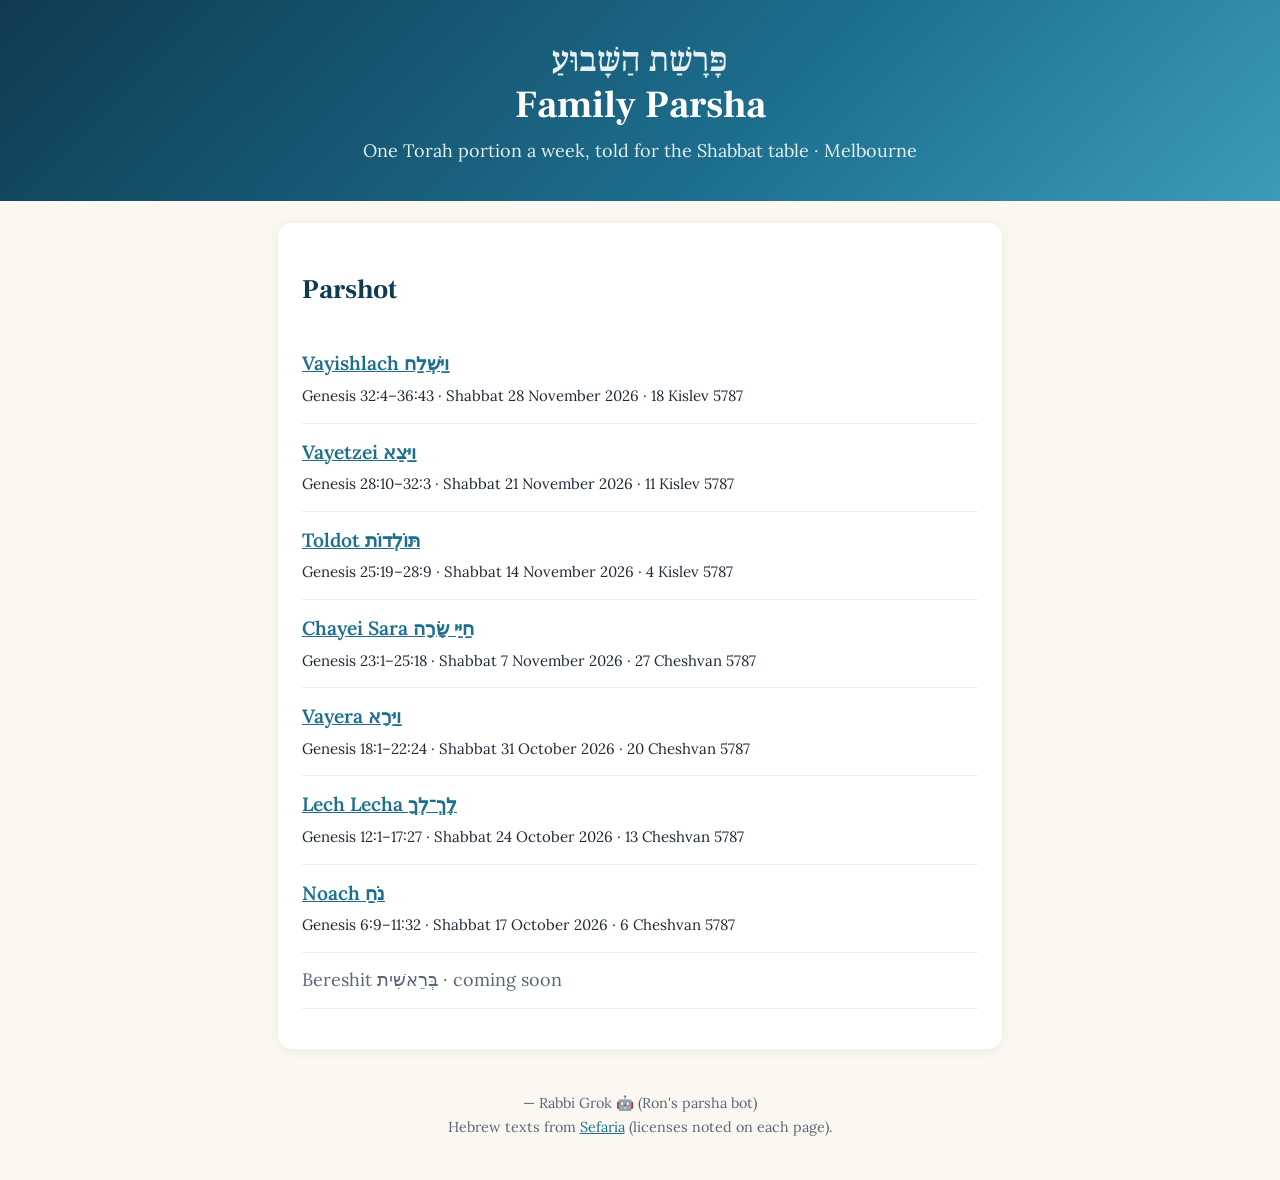
<file: index.html>
<!doctype html><html lang="en"><head><meta charset="utf-8"><meta name="viewport" content="width=device-width,initial-scale=1"><title>Family Parsha</title><link rel="stylesheet" href="style.css"></head><body>
<header class="hero"><div class="wrap"><div class="he" lang="he">פָּרָשַׁת הַשָּׁבוּעַ</div><h1>Family Parsha</h1><p>One Torah portion a week, told for the Shabbat table · Melbourne</p></div></header>
<div class="wrap"><section><h2>Parshot</h2><ul class="list"><li><a href="parsha/vayishlach.html">Vayishlach <span lang="he">וַיִּשְׁלַח</span></a><br><small>Genesis 32:4–36:43 · Shabbat 28 November 2026 · 18 Kislev 5787</small></li><li><a href="parsha/vayetzei.html">Vayetzei <span lang="he">וַיֵּצֵא</span></a><br><small>Genesis 28:10–32:3 · Shabbat 21 November 2026 · 11 Kislev 5787</small></li><li><a href="parsha/toldot.html">Toldot <span lang="he">תּוֹלְדוֹת</span></a><br><small>Genesis 25:19–28:9 · Shabbat 14 November 2026 · 4 Kislev 5787</small></li><li><a href="parsha/chayei-sara.html">Chayei Sara <span lang="he">חַיֵּי שָׂרָה</span></a><br><small>Genesis 23:1–25:18 · Shabbat 7 November 2026 · 27 Cheshvan 5787</small></li><li><a href="parsha/vayera.html">Vayera <span lang="he">וַיֵּרָא</span></a><br><small>Genesis 18:1–22:24 · Shabbat 31 October 2026 · 20 Cheshvan 5787</small></li><li><a href="parsha/lech-lecha.html">Lech Lecha <span lang="he">לֶךְ־לְךָ</span></a><br><small>Genesis 12:1–17:27 · Shabbat 24 October 2026 · 13 Cheshvan 5787</small></li><li><a href="parsha/noach.html">Noach <span lang="he">נֹחַ</span></a><br><small>Genesis 6:9–11:32 · Shabbat 17 October 2026 · 6 Cheshvan 5787</small></li><li class="soon">Bereshit <span lang="he">בְּרֵאשִׁית</span> · coming soon</li></ul></section>
<footer>— Rabbi Grok 🤖 (Ron's parsha bot)<br>Hebrew texts from <a href="https://www.sefaria.org">Sefaria</a> (licenses noted on each page).</footer></div></body></html>
</file>
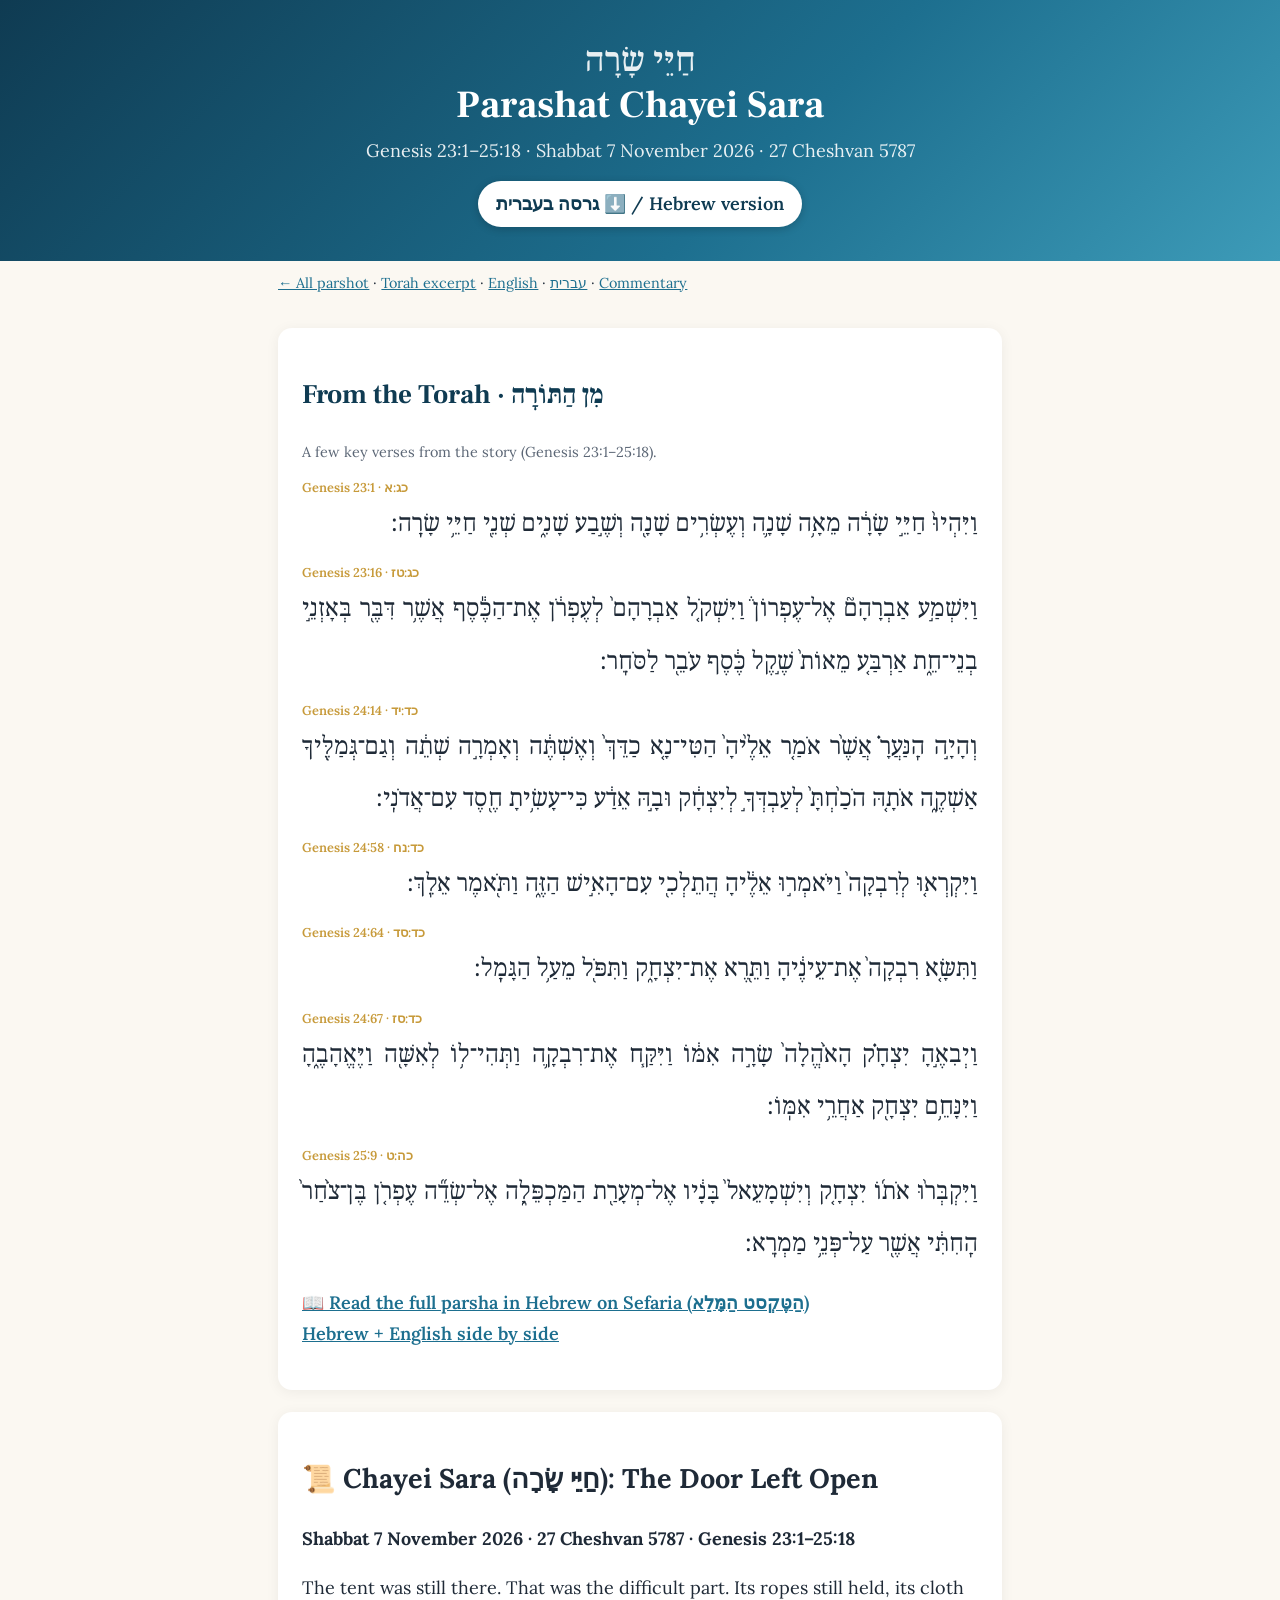
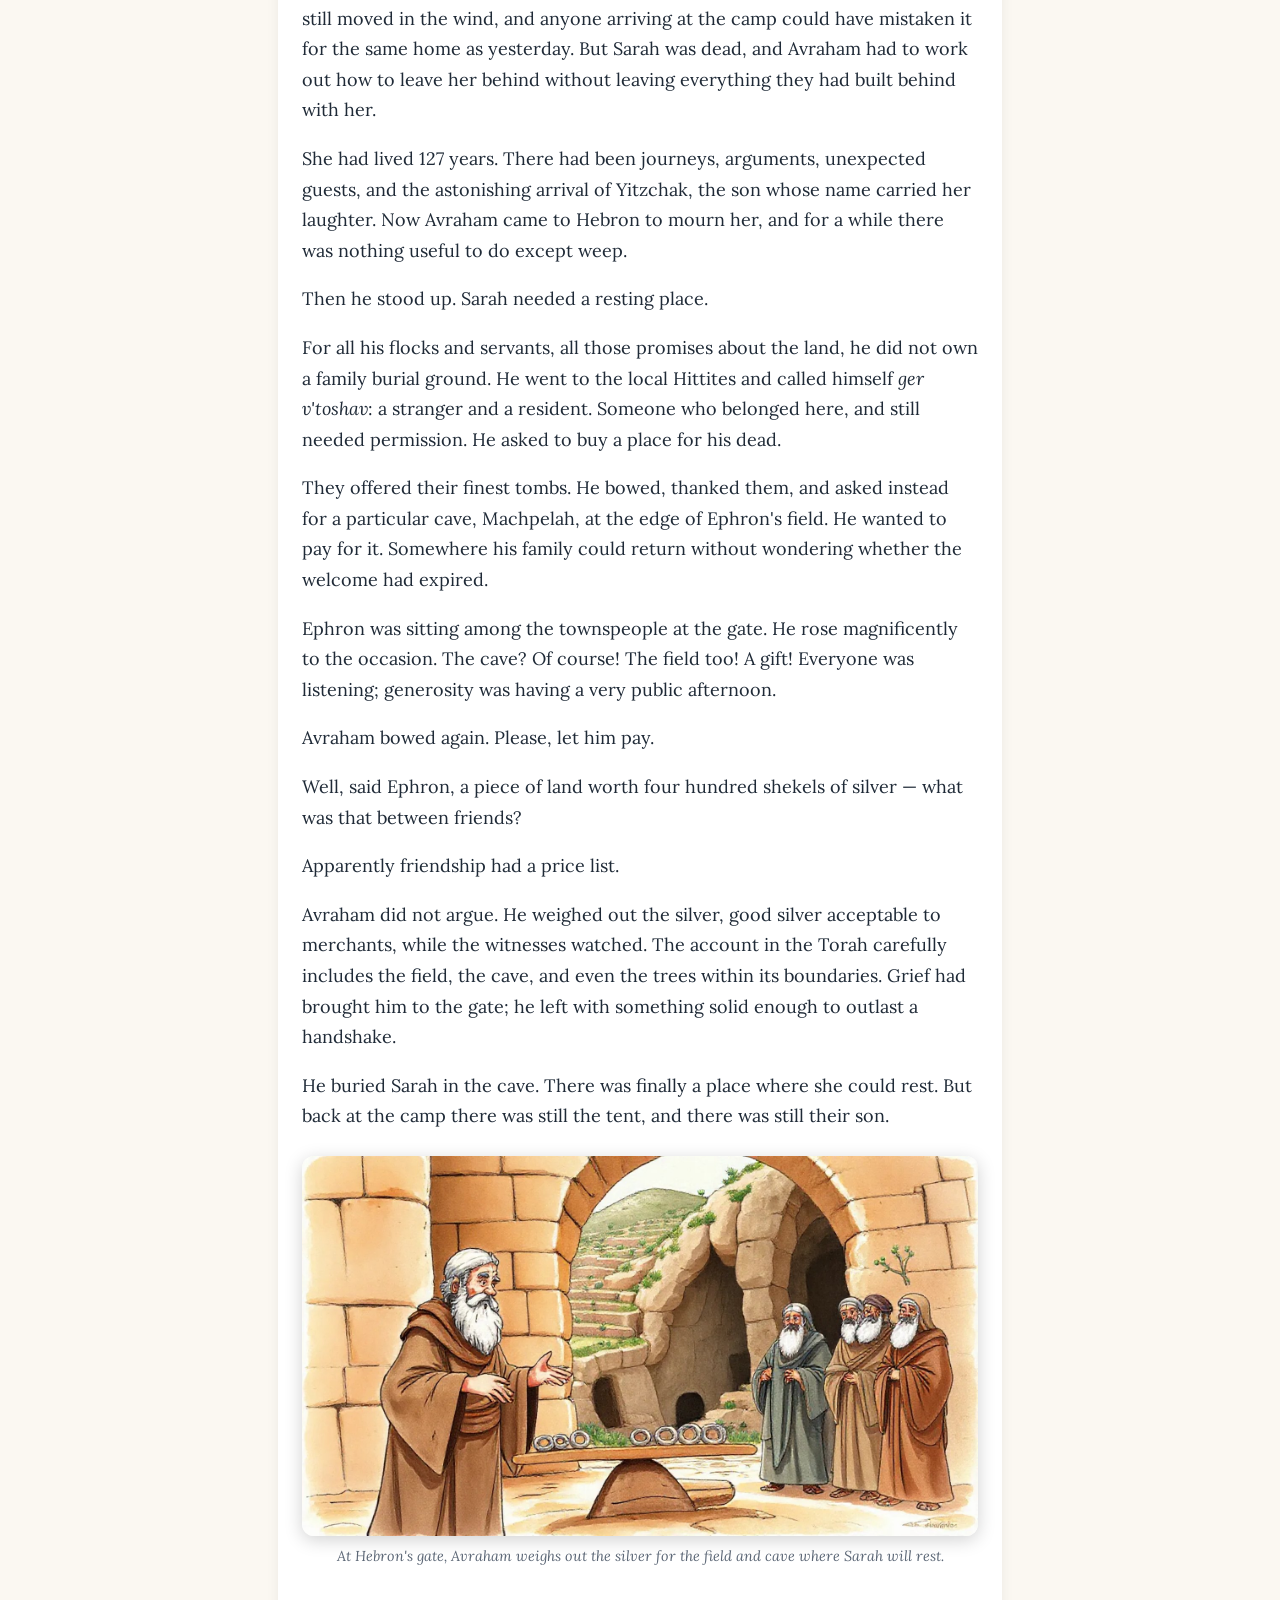
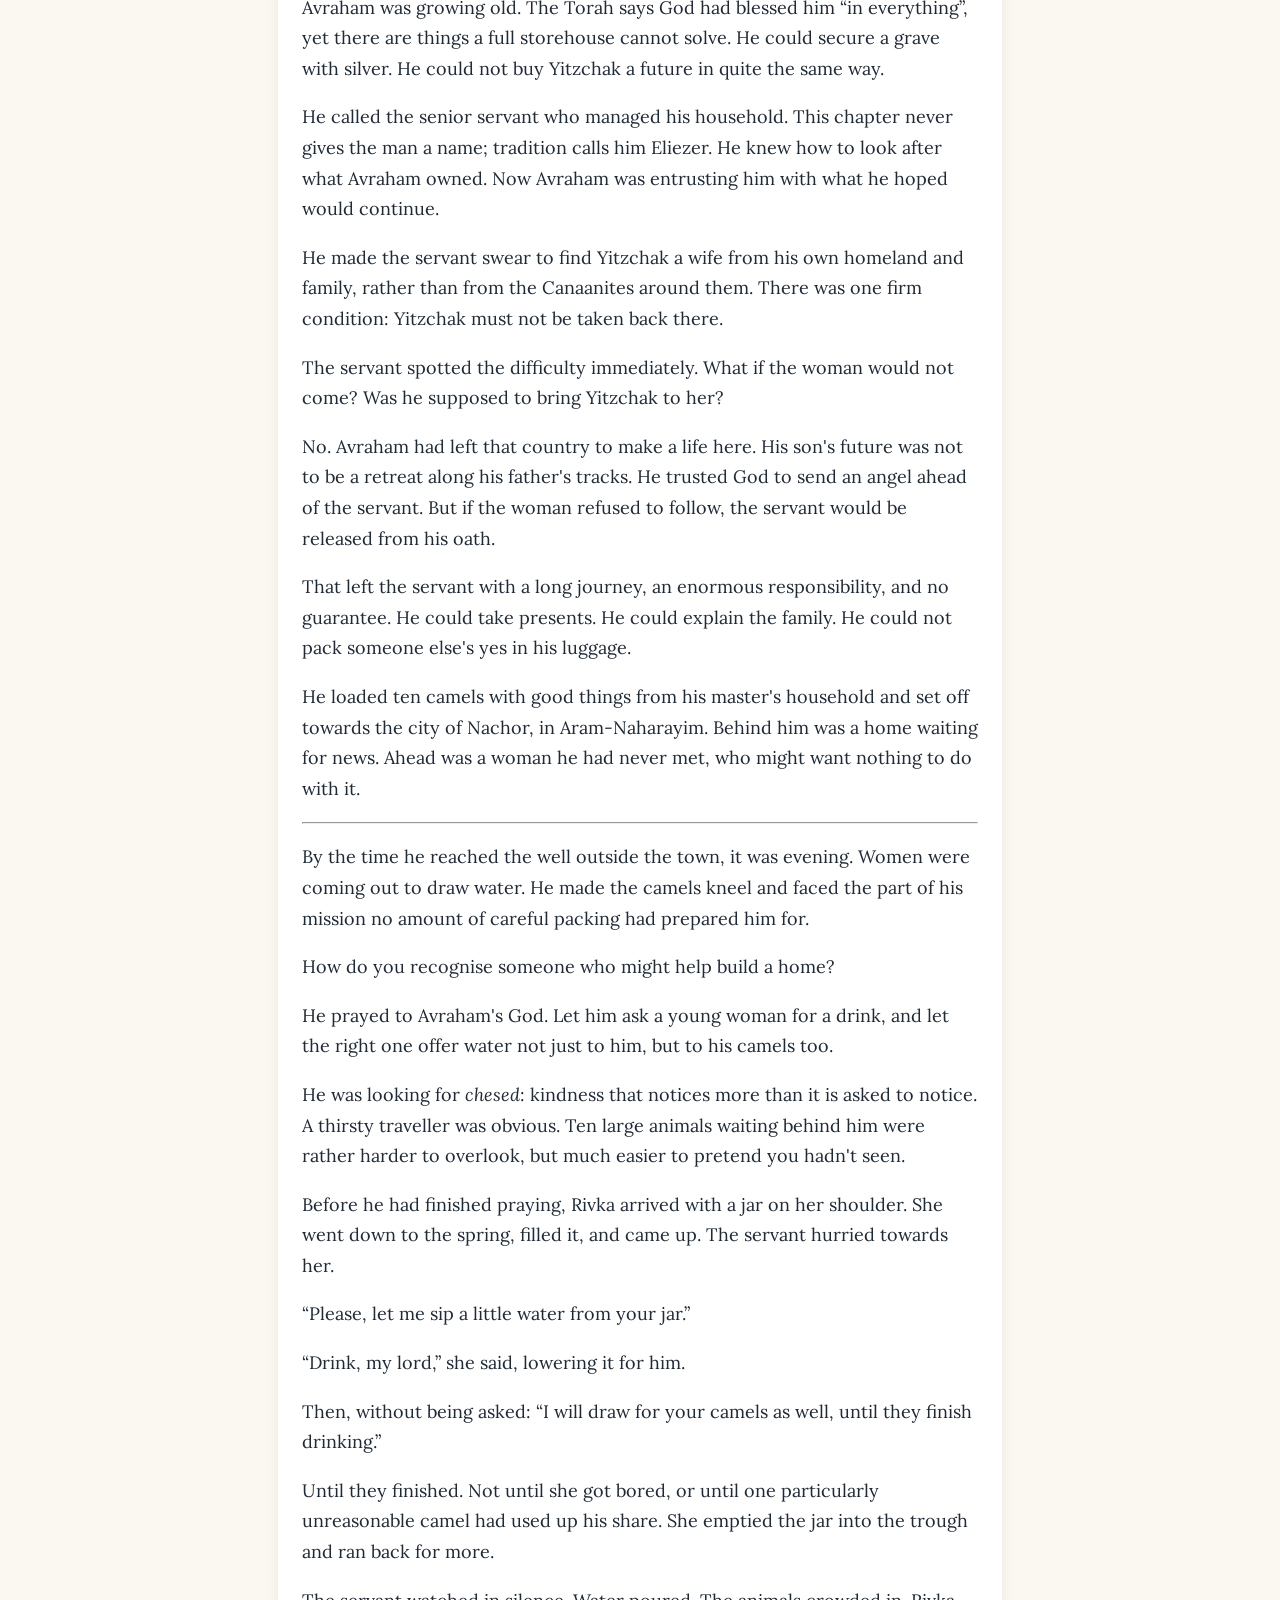
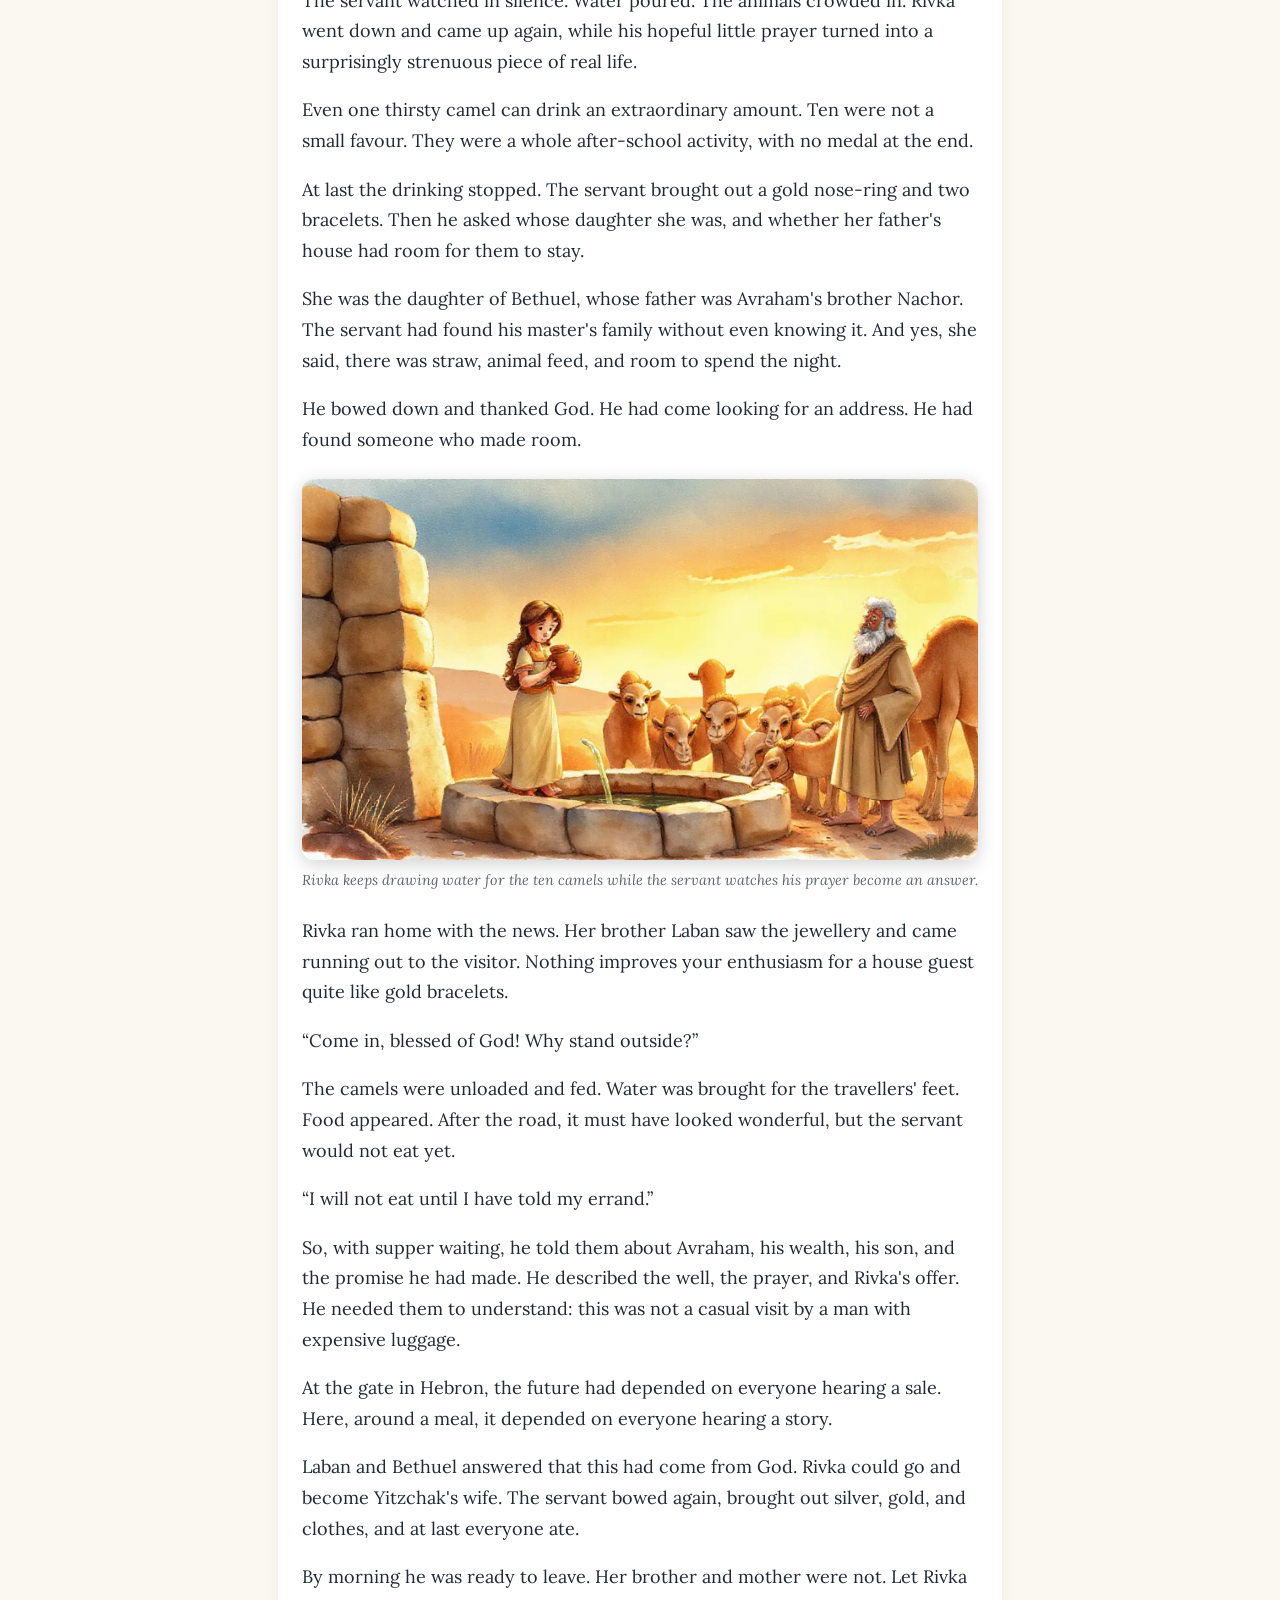
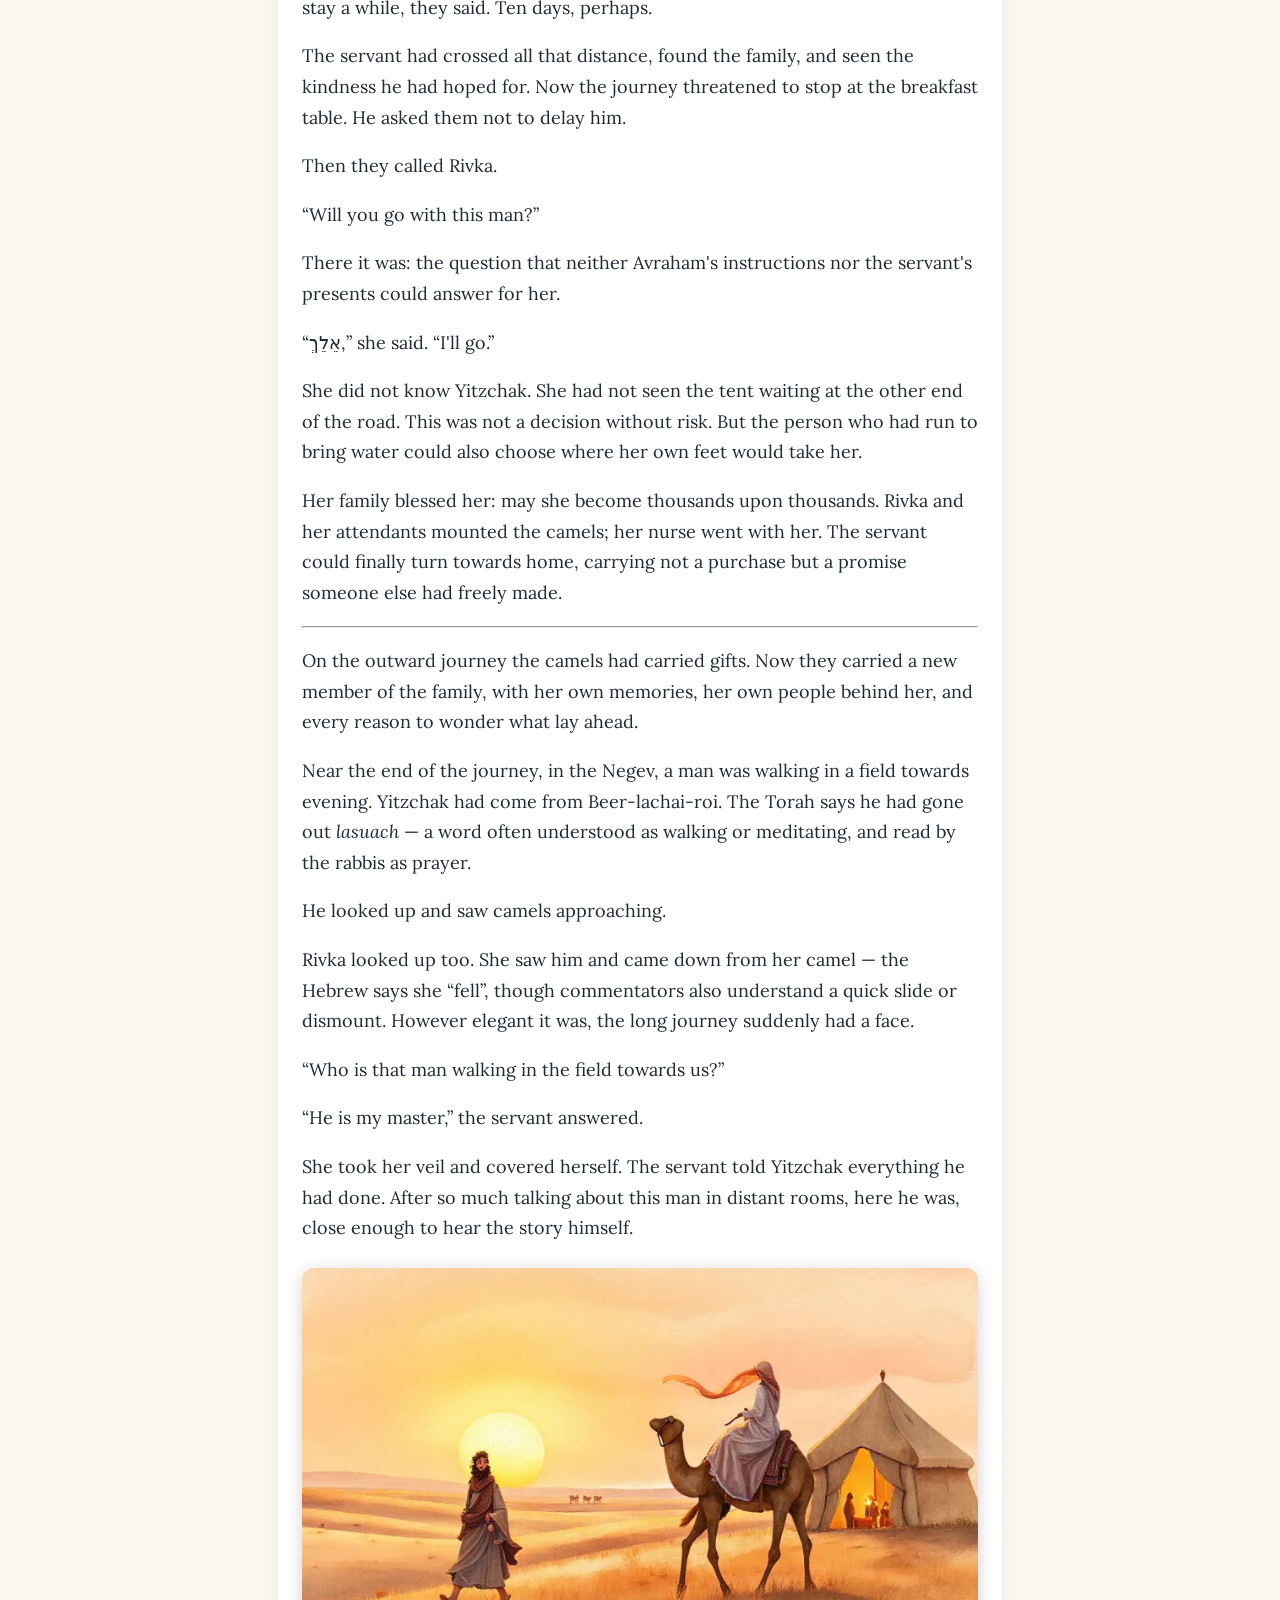
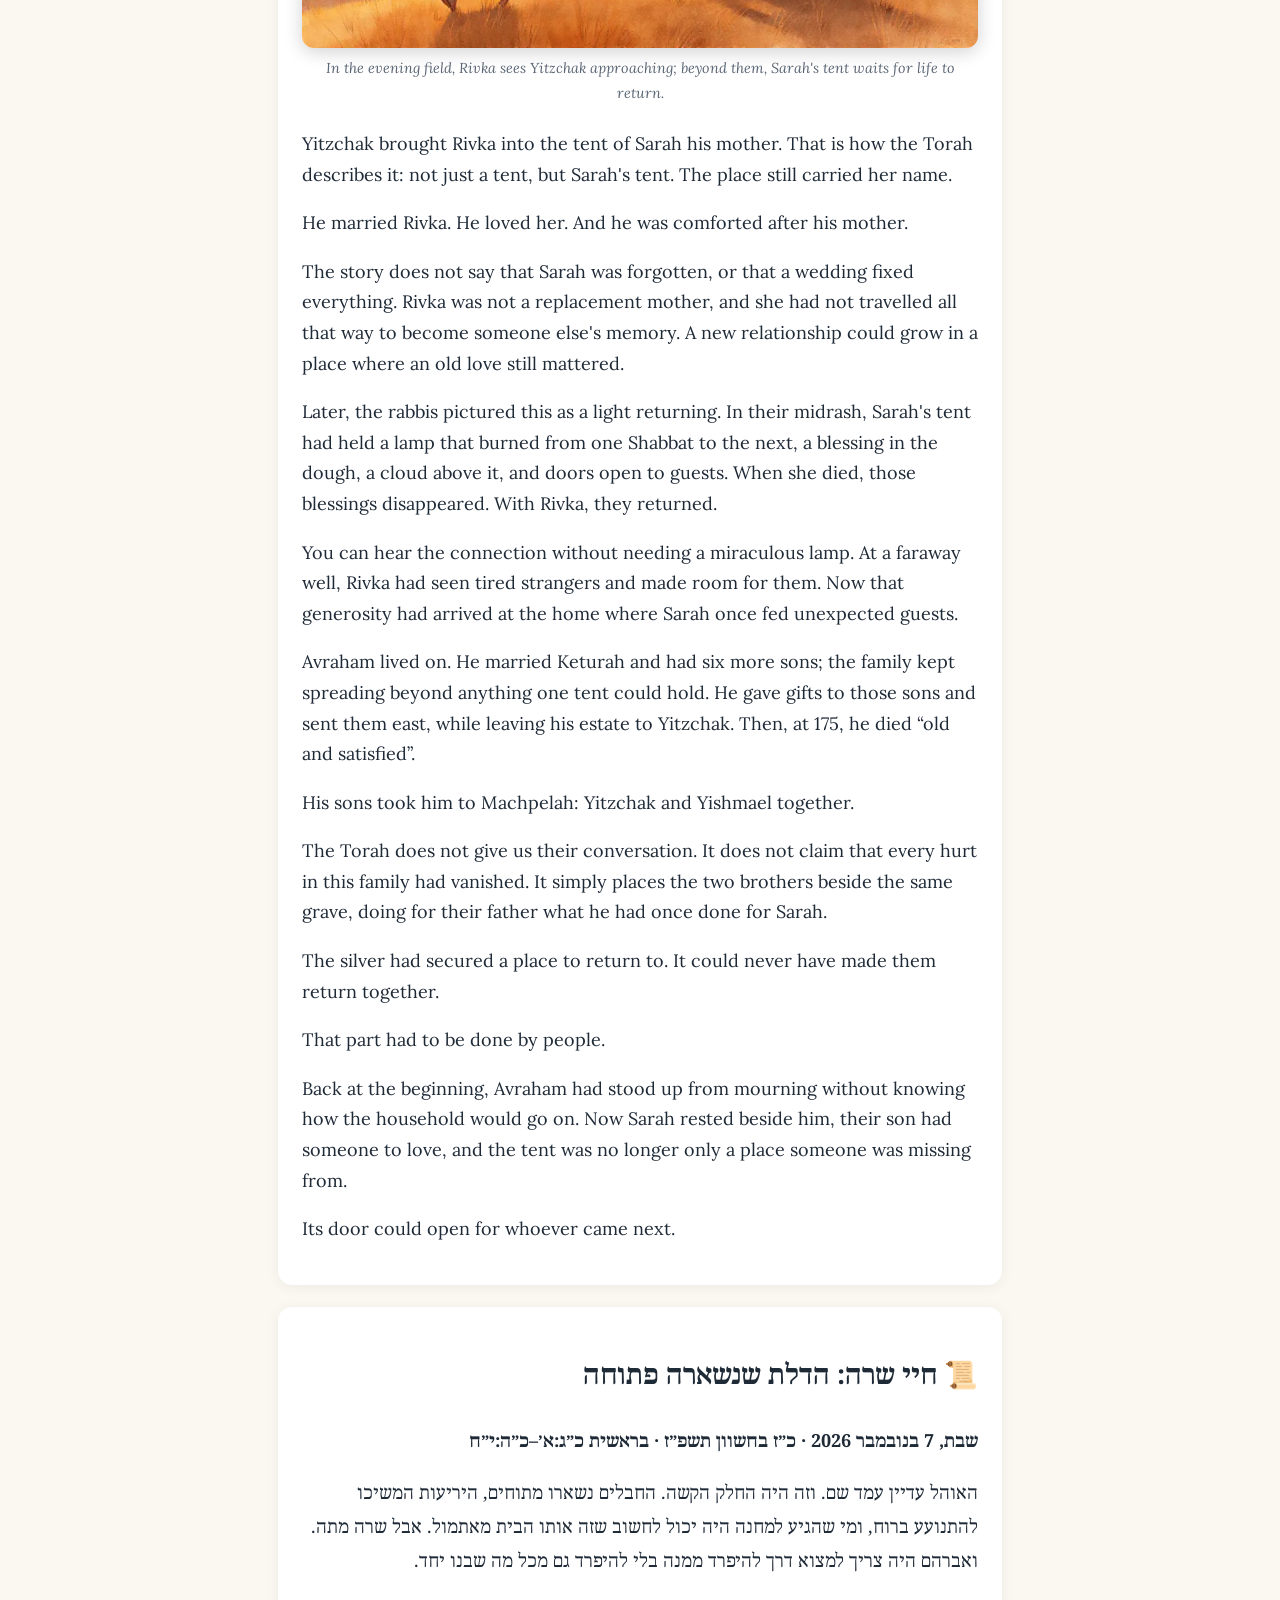
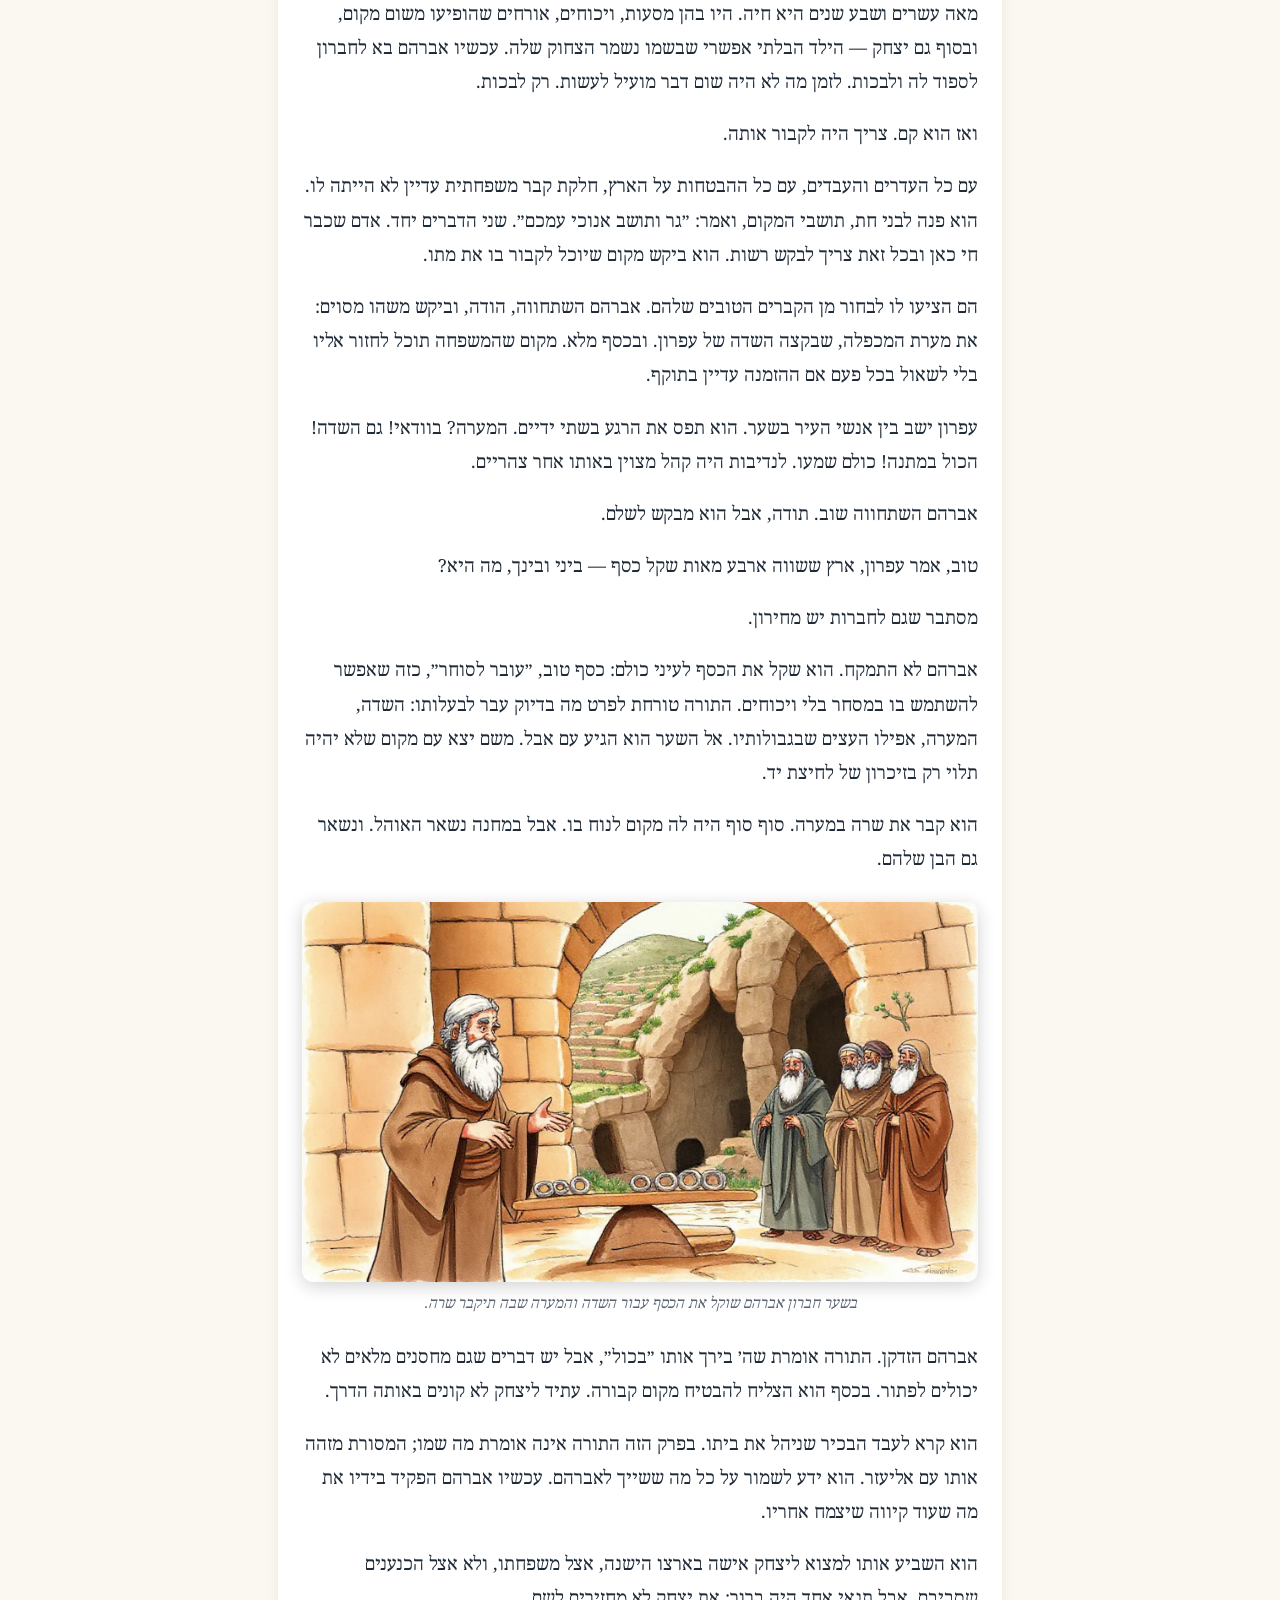
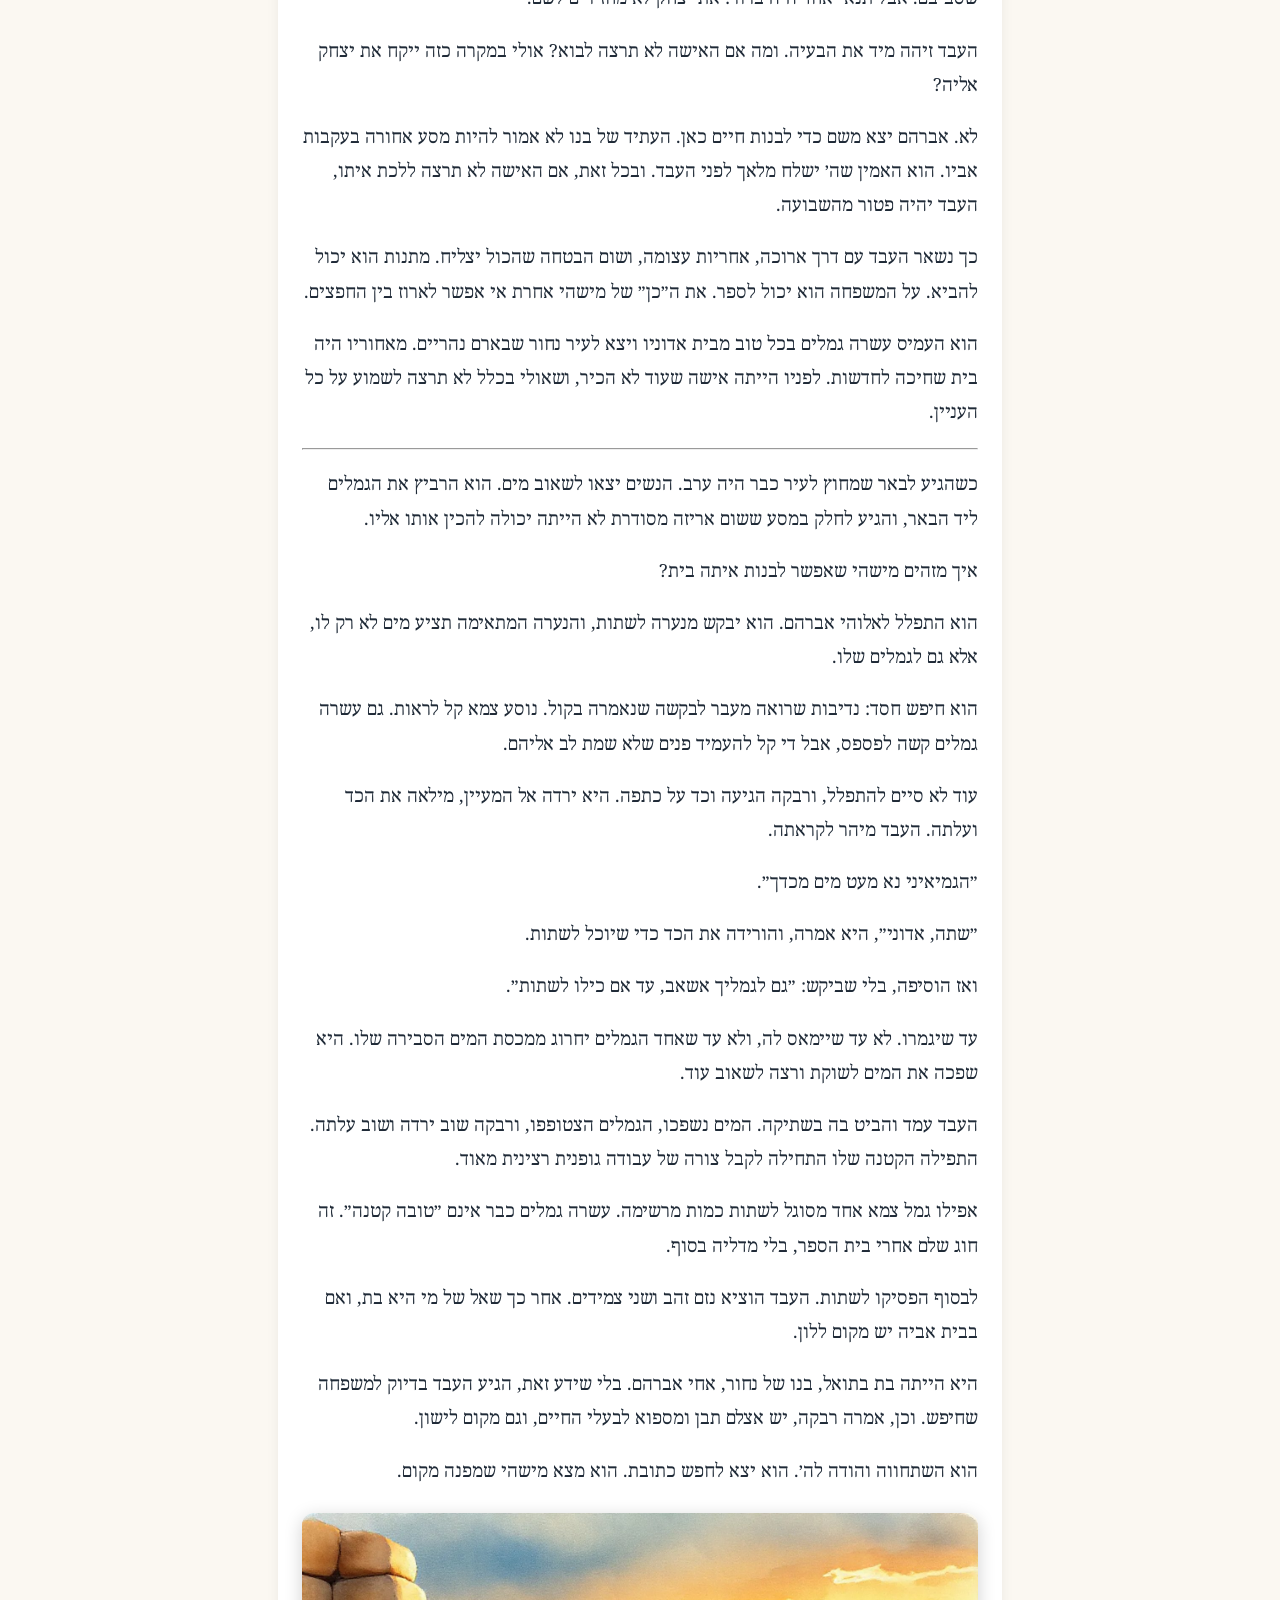
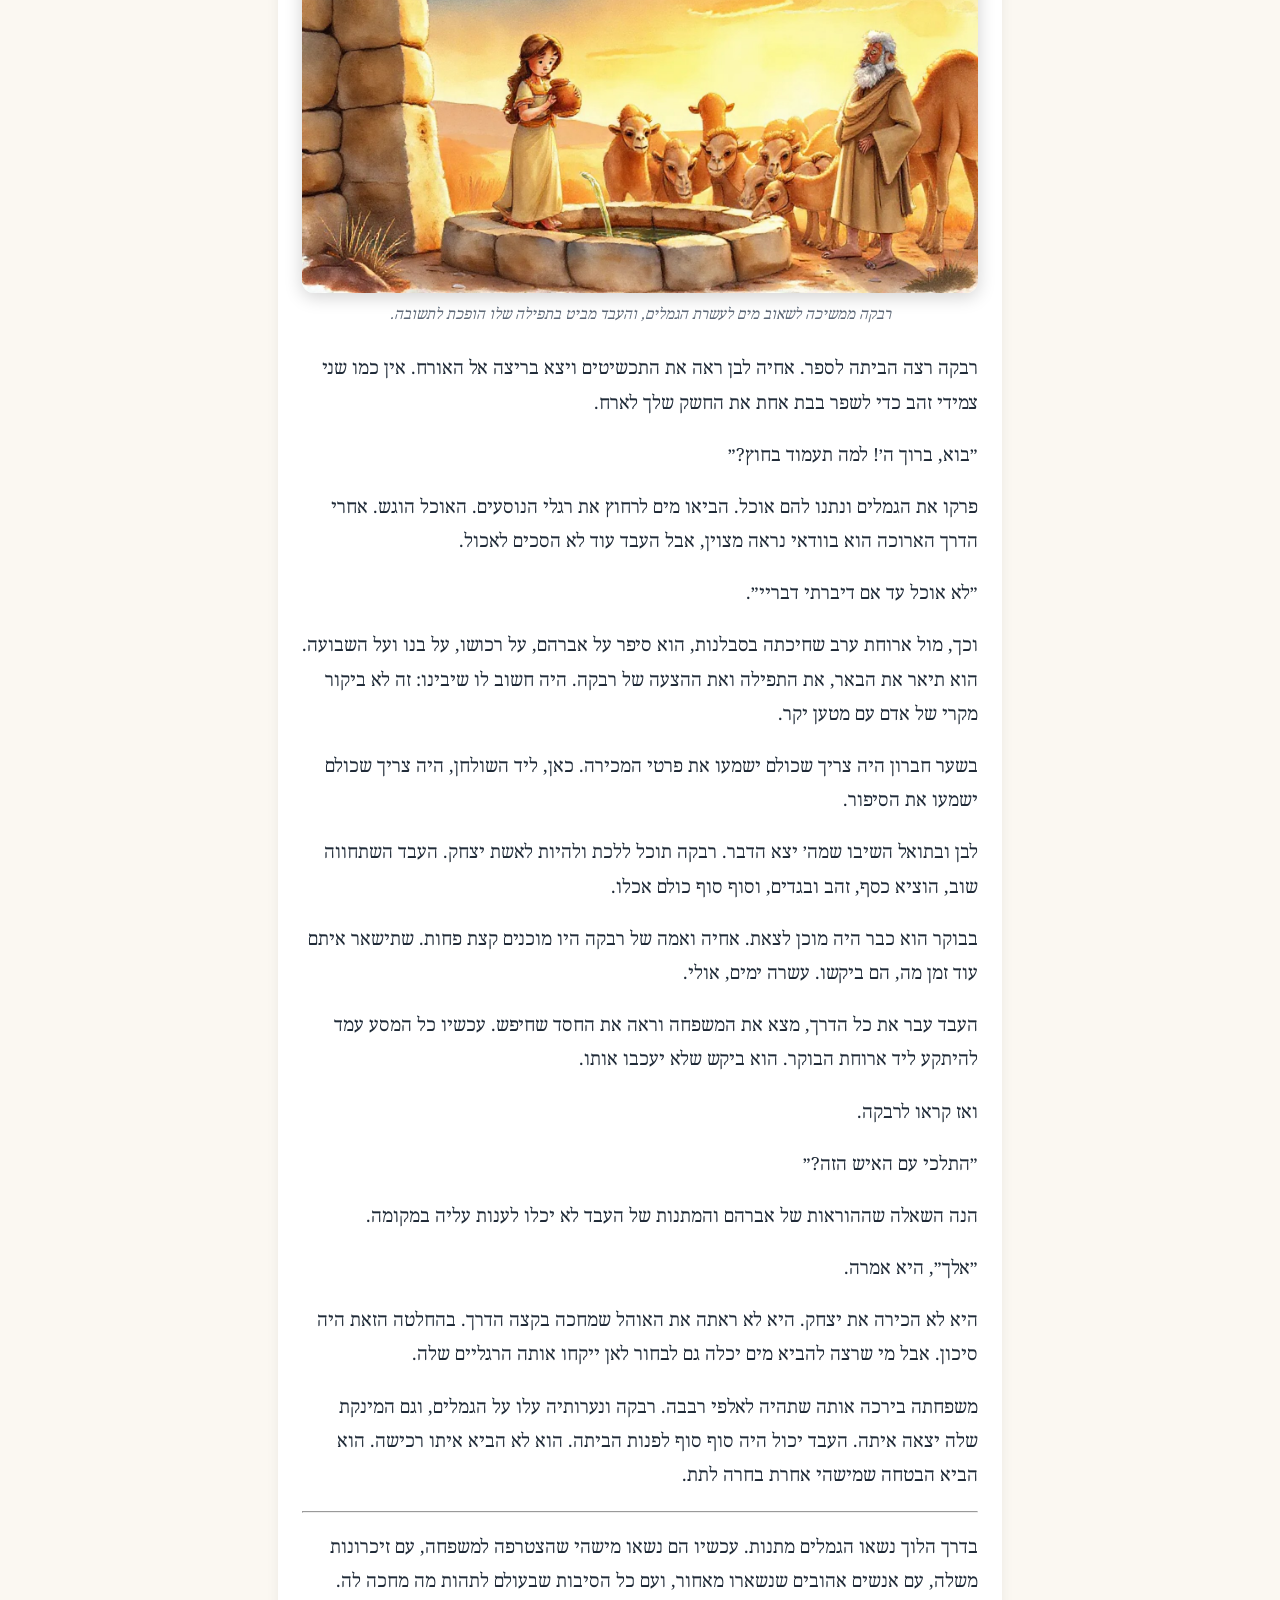
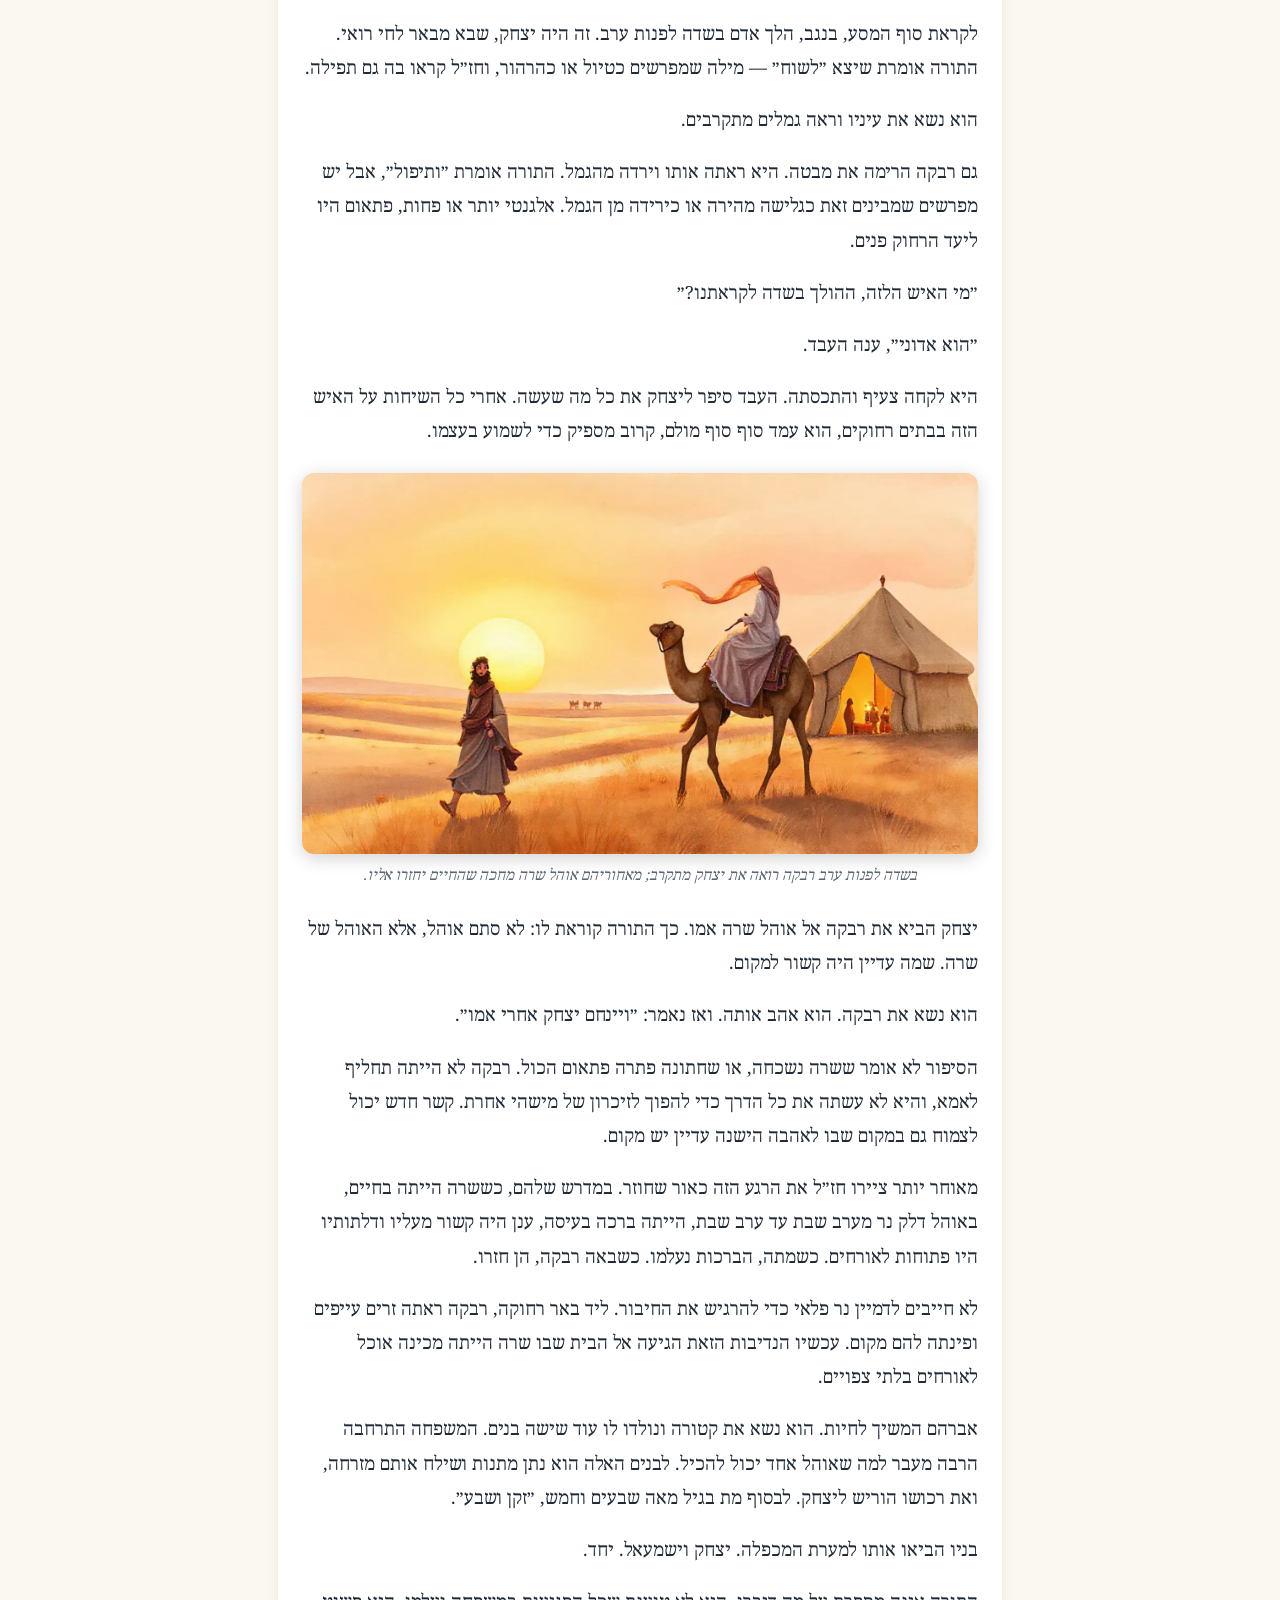
<file: parsha/chayei-sara.html>
<!doctype html><html lang="en"><head><meta charset="utf-8"><meta name="viewport" content="width=device-width,initial-scale=1">
<title>Chayei Sara · Family Parsha</title><link rel="stylesheet" href="../style.css"></head><body>
<header class="hero"><div class="wrap"><div class="he" lang="he">חַיֵּי שָׂרָה</div><h1>Parashat Chayei Sara</h1><p>Genesis 23:1–25:18 · Shabbat 7 November 2026 · 27 Cheshvan 5787</p><a class="hebtn" href="#story-he"><span lang="he">גרסה בעברית</span> ⬇️ / Hebrew version</a></div></header>
<div class="wrap"><nav><a href="../index.html">← All parshot</a> · <a href="#excerpt">Torah excerpt</a> · <a href="#story">English</a> · <a href="#story-he" lang="he">עברית</a> · <a href="#commentary">Commentary</a></nav>

<section id="excerpt"><h2>From the Torah · <span lang="he">מִן הַתּוֹרָה</span></h2><p class="note">A few key verses from the story (Genesis 23:1–25:18).</p>
<div class="hebrew"><div class="verse"><div class="ref"><span lang="en" dir="ltr">Genesis 23:1</span> · <span lang="he">כג:א</span></div><p lang="he" dir="rtl">וַיִּהְיוּ֙ חַיֵּ֣י שָׂרָ֔ה מֵאָ֥ה שָׁנָ֛ה וְעֶשְׂרִ֥ים שָׁנָ֖ה וְשֶׁ֣בַע שָׁנִ֑ים שְׁנֵ֖י חַיֵּ֥י שָׂרָֽה׃</p></div><div class="verse"><div class="ref"><span lang="en" dir="ltr">Genesis 23:16</span> · <span lang="he">כג:טז</span></div><p lang="he" dir="rtl">וַיִּשְׁמַ֣ע אַבְרָהָם֮ אֶל־עֶפְרוֹן֒ וַיִּשְׁקֹ֤ל אַבְרָהָם֙ לְעֶפְרֹ֔ן אֶת־הַכֶּ֕סֶף אֲשֶׁ֥ר דִּבֶּ֖ר בְּאׇזְנֵ֣י בְנֵי־חֵ֑ת אַרְבַּ֤ע מֵאוֹת֙ שֶׁ֣קֶל כֶּ֔סֶף עֹבֵ֖ר לַסֹּחֵֽר׃</p></div><div class="verse"><div class="ref"><span lang="en" dir="ltr">Genesis 24:14</span> · <span lang="he">כד:יד</span></div><p lang="he" dir="rtl">וְהָיָ֣ה הַֽנַּעֲרָ֗ אֲשֶׁ֨ר אֹמַ֤ר אֵלֶ֙יהָ֙ הַטִּי־נָ֤א כַדֵּךְ֙ וְאֶשְׁתֶּ֔ה וְאָמְרָ֣ה שְׁתֵ֔ה וְגַם־גְּמַלֶּ֖יךָ אַשְׁקֶ֑ה אֹתָ֤הּ הֹכַ֙חְתָּ֙ לְעַבְדְּךָ֣ לְיִצְחָ֔ק וּבָ֣הּ אֵדַ֔ע כִּי־עָשִׂ֥יתָ חֶ֖סֶד עִם־אֲדֹנִֽי׃</p></div><div class="verse"><div class="ref"><span lang="en" dir="ltr">Genesis 24:58</span> · <span lang="he">כד:נח</span></div><p lang="he" dir="rtl">וַיִּקְרְא֤וּ לְרִבְקָה֙ וַיֹּאמְר֣וּ אֵלֶ֔יהָ הֲתֵלְכִ֖י עִם־הָאִ֣ישׁ הַזֶּ֑ה וַתֹּ֖אמֶר אֵלֵֽךְ׃</p></div><div class="verse"><div class="ref"><span lang="en" dir="ltr">Genesis 24:64</span> · <span lang="he">כד:סד</span></div><p lang="he" dir="rtl">וַתִּשָּׂ֤א רִבְקָה֙ אֶת־עֵינֶ֔יהָ וַתֵּ֖רֶא אֶת־יִצְחָ֑ק וַתִּפֹּ֖ל מֵעַ֥ל הַגָּמָֽל׃</p></div><div class="verse"><div class="ref"><span lang="en" dir="ltr">Genesis 24:67</span> · <span lang="he">כד:סז</span></div><p lang="he" dir="rtl">וַיְבִאֶ֣הָ יִצְחָ֗ק הָאֹ֙הֱלָה֙ שָׂרָ֣ה אִמּ֔וֹ וַיִּקַּ֧ח אֶת־רִבְקָ֛ה וַתְּהִי־ל֥וֹ לְאִשָּׁ֖ה וַיֶּאֱהָבֶ֑הָ וַיִּנָּחֵ֥ם יִצְחָ֖ק אַחֲרֵ֥י אִמּֽוֹ׃</p></div><div class="verse"><div class="ref"><span lang="en" dir="ltr">Genesis 25:9</span> · <span lang="he">כה:ט</span></div><p lang="he" dir="rtl">וַיִּקְבְּר֨וּ אֹת֜וֹ יִצְחָ֤ק וְיִשְׁמָעֵאל֙ בָּנָ֔יו אֶל־מְעָרַ֖ת הַמַּכְפֵּלָ֑ה אֶל־שְׂדֵ֞ה עֶפְרֹ֤ן בֶּן־צֹ֙חַר֙ הַֽחִתִּ֔י אֲשֶׁ֖ר עַל־פְּנֵ֥י מַמְרֵֽא׃</p></div></div>
<p class="full"><a href="https://www.sefaria.org/Genesis.23.1-25.18?lang=he">📖 Read the full parsha in Hebrew on Sefaria <span lang="he">(הַטֶּקְסט הַמָּלֵא)</span></a><br><a href="https://www.sefaria.org/Genesis.23.1-25.18?lang=bi">Hebrew + English side by side</a></p></section>
<section id="story" lang="en"><h1>📜 Chayei Sara (חַיֵּי שָׂרָה): The Door Left Open</h1>
<p><strong>Shabbat 7 November 2026 · 27 Cheshvan 5787 · Genesis 23:1–25:18</strong></p>
<p>The tent was still there. That was the difficult part. Its ropes still held, its cloth still moved in the wind, and anyone arriving at the camp could have mistaken it for the same home as yesterday. But Sarah was dead, and Avraham had to work out how to leave her behind without leaving everything they had built behind with her.</p>
<p>She had lived 127 years. There had been journeys, arguments, unexpected guests, and the astonishing arrival of Yitzchak, the son whose name carried her laughter. Now Avraham came to Hebron to mourn her, and for a while there was nothing useful to do except weep.</p>
<p>Then he stood up. Sarah needed a resting place.</p>
<p>For all his flocks and servants, all those promises about the land, he did not own a family burial ground. He went to the local Hittites and called himself <em>ger v'toshav</em>: a stranger and a resident. Someone who belonged here, and still needed permission. He asked to buy a place for his dead.</p>
<p>They offered their finest tombs. He bowed, thanked them, and asked instead for a particular cave, Machpelah, at the edge of Ephron's field. He wanted to pay for it. Somewhere his family could return without wondering whether the welcome had expired.</p>
<p>Ephron was sitting among the townspeople at the gate. He rose magnificently to the occasion. The cave? Of course! The field too! A gift! Everyone was listening; generosity was having a very public afternoon.</p>
<p>Avraham bowed again. Please, let him pay.</p>
<p>Well, said Ephron, a piece of land worth four hundred shekels of silver — what was that between friends?</p>
<p>Apparently friendship had a price list.</p>
<p>Avraham did not argue. He weighed out the silver, good silver acceptable to merchants, while the witnesses watched. The account in the Torah carefully includes the field, the cave, and even the trees within its boundaries. Grief had brought him to the gate; he left with something solid enough to outlast a handshake.</p>
<p>He buried Sarah in the cave. There was finally a place where she could rest. But back at the camp there was still the tent, and there was still their son.</p>
<figure class="story-img"><img src="../images/chayei-sara/chayei-sara-1.jpg" alt="At Hebron&#x27;s gate, Avraham weighs out the silver for the field and cave where Sarah will rest." loading="lazy" width="1600" height="900"><figcaption>At Hebron&#x27;s gate, Avraham weighs out the silver for the field and cave where Sarah will rest.</figcaption></figure>

<p>Avraham was growing old. The Torah says God had blessed him “in everything”, yet there are things a full storehouse cannot solve. He could secure a grave with silver. He could not buy Yitzchak a future in quite the same way.</p>
<p>He called the senior servant who managed his household. This chapter never gives the man a name; tradition calls him Eliezer. He knew how to look after what Avraham owned. Now Avraham was entrusting him with what he hoped would continue.</p>
<p>He made the servant swear to find Yitzchak a wife from his own homeland and family, rather than from the Canaanites around them. There was one firm condition: Yitzchak must not be taken back there.</p>
<p>The servant spotted the difficulty immediately. What if the woman would not come? Was he supposed to bring Yitzchak to her?</p>
<p>No. Avraham had left that country to make a life here. His son's future was not to be a retreat along his father's tracks. He trusted God to send an angel ahead of the servant. But if the woman refused to follow, the servant would be released from his oath.</p>
<p>That left the servant with a long journey, an enormous responsibility, and no guarantee. He could take presents. He could explain the family. He could not pack someone else's yes in his luggage.</p>
<p>He loaded ten camels with good things from his master's household and set off towards the city of Nachor, in Aram-Naharayim. Behind him was a home waiting for news. Ahead was a woman he had never met, who might want nothing to do with it.</p>
<hr />
<p>By the time he reached the well outside the town, it was evening. Women were coming out to draw water. He made the camels kneel and faced the part of his mission no amount of careful packing had prepared him for.</p>
<p>How do you recognise someone who might help build a home?</p>
<p>He prayed to Avraham's God. Let him ask a young woman for a drink, and let the right one offer water not just to him, but to his camels too.</p>
<p>He was looking for <em>chesed</em>: kindness that notices more than it is asked to notice. A thirsty traveller was obvious. Ten large animals waiting behind him were rather harder to overlook, but much easier to pretend you hadn't seen.</p>
<p>Before he had finished praying, Rivka arrived with a jar on her shoulder. She went down to the spring, filled it, and came up. The servant hurried towards her.</p>
<p>“Please, let me sip a little water from your jar.”</p>
<p>“Drink, my lord,” she said, lowering it for him.</p>
<p>Then, without being asked: “I will draw for your camels as well, until they finish drinking.”</p>
<p>Until they finished. Not until she got bored, or until one particularly unreasonable camel had used up his share. She emptied the jar into the trough and ran back for more.</p>
<p>The servant watched in silence. Water poured. The animals crowded in. Rivka went down and came up again, while his hopeful little prayer turned into a surprisingly strenuous piece of real life.</p>
<p>Even one thirsty camel can drink an extraordinary amount. Ten were not a small favour. They were a whole after-school activity, with no medal at the end.</p>
<p>At last the drinking stopped. The servant brought out a gold nose-ring and two bracelets. Then he asked whose daughter she was, and whether her father's house had room for them to stay.</p>
<p>She was the daughter of Bethuel, whose father was Avraham's brother Nachor. The servant had found his master's family without even knowing it. And yes, she said, there was straw, animal feed, and room to spend the night.</p>
<p>He bowed down and thanked God. He had come looking for an address. He had found someone who made room.</p>
<figure class="story-img"><img src="../images/chayei-sara/chayei-sara-2.jpg" alt="Rivka keeps drawing water for the ten camels while the servant watches his prayer become an answer." loading="lazy" width="1600" height="900"><figcaption>Rivka keeps drawing water for the ten camels while the servant watches his prayer become an answer.</figcaption></figure>

<p>Rivka ran home with the news. Her brother Laban saw the jewellery and came running out to the visitor. Nothing improves your enthusiasm for a house guest quite like gold bracelets.</p>
<p>“Come in, blessed of God! Why stand outside?”</p>
<p>The camels were unloaded and fed. Water was brought for the travellers' feet. Food appeared. After the road, it must have looked wonderful, but the servant would not eat yet.</p>
<p>“I will not eat until I have told my errand.”</p>
<p>So, with supper waiting, he told them about Avraham, his wealth, his son, and the promise he had made. He described the well, the prayer, and Rivka's offer. He needed them to understand: this was not a casual visit by a man with expensive luggage.</p>
<p>At the gate in Hebron, the future had depended on everyone hearing a sale. Here, around a meal, it depended on everyone hearing a story.</p>
<p>Laban and Bethuel answered that this had come from God. Rivka could go and become Yitzchak's wife. The servant bowed again, brought out silver, gold, and clothes, and at last everyone ate.</p>
<p>By morning he was ready to leave. Her brother and mother were not. Let Rivka stay a while, they said. Ten days, perhaps.</p>
<p>The servant had crossed all that distance, found the family, and seen the kindness he had hoped for. Now the journey threatened to stop at the breakfast table. He asked them not to delay him.</p>
<p>Then they called Rivka.</p>
<p>“Will you go with this man?”</p>
<p>There it was: the question that neither Avraham's instructions nor the servant's presents could answer for her.</p>
<p>“אֵלֵךְ,” she said. “I'll go.”</p>
<p>She did not know Yitzchak. She had not seen the tent waiting at the other end of the road. This was not a decision without risk. But the person who had run to bring water could also choose where her own feet would take her.</p>
<p>Her family blessed her: may she become thousands upon thousands. Rivka and her attendants mounted the camels; her nurse went with her. The servant could finally turn towards home, carrying not a purchase but a promise someone else had freely made.</p>
<hr />
<p>On the outward journey the camels had carried gifts. Now they carried a new member of the family, with her own memories, her own people behind her, and every reason to wonder what lay ahead.</p>
<p>Near the end of the journey, in the Negev, a man was walking in a field towards evening. Yitzchak had come from Beer-lachai-roi. The Torah says he had gone out <em>lasuach</em> — a word often understood as walking or meditating, and read by the rabbis as prayer.</p>
<p>He looked up and saw camels approaching.</p>
<p>Rivka looked up too. She saw him and came down from her camel — the Hebrew says she “fell”, though commentators also understand a quick slide or dismount. However elegant it was, the long journey suddenly had a face.</p>
<p>“Who is that man walking in the field towards us?”</p>
<p>“He is my master,” the servant answered.</p>
<p>She took her veil and covered herself. The servant told Yitzchak everything he had done. After so much talking about this man in distant rooms, here he was, close enough to hear the story himself.</p>
<figure class="story-img"><img src="../images/chayei-sara/chayei-sara-3.jpg" alt="In the evening field, Rivka sees Yitzchak approaching; beyond them, Sarah&#x27;s tent waits for life to return." loading="lazy" width="1600" height="900"><figcaption>In the evening field, Rivka sees Yitzchak approaching; beyond them, Sarah&#x27;s tent waits for life to return.</figcaption></figure>

<p>Yitzchak brought Rivka into the tent of Sarah his mother. That is how the Torah describes it: not just a tent, but Sarah's tent. The place still carried her name.</p>
<p>He married Rivka. He loved her. And he was comforted after his mother.</p>
<p>The story does not say that Sarah was forgotten, or that a wedding fixed everything. Rivka was not a replacement mother, and she had not travelled all that way to become someone else's memory. A new relationship could grow in a place where an old love still mattered.</p>
<p>Later, the rabbis pictured this as a light returning. In their midrash, Sarah's tent had held a lamp that burned from one Shabbat to the next, a blessing in the dough, a cloud above it, and doors open to guests. When she died, those blessings disappeared. With Rivka, they returned.</p>
<p>You can hear the connection without needing a miraculous lamp. At a faraway well, Rivka had seen tired strangers and made room for them. Now that generosity had arrived at the home where Sarah once fed unexpected guests.</p>
<p>Avraham lived on. He married Keturah and had six more sons; the family kept spreading beyond anything one tent could hold. He gave gifts to those sons and sent them east, while leaving his estate to Yitzchak. Then, at 175, he died “old and satisfied”.</p>
<p>His sons took him to Machpelah: Yitzchak and Yishmael together.</p>
<p>The Torah does not give us their conversation. It does not claim that every hurt in this family had vanished. It simply places the two brothers beside the same grave, doing for their father what he had once done for Sarah.</p>
<p>The silver had secured a place to return to. It could never have made them return together.</p>
<p>That part had to be done by people.</p>
<p>Back at the beginning, Avraham had stood up from mourning without knowing how the household would go on. Now Sarah rested beside him, their son had someone to love, and the tent was no longer only a place someone was missing from.</p>
<p>Its door could open for whoever came next.</p></section>
<section id="story-he" class="he-story" lang="he" dir="rtl"><h1>📜 חיי שרה: הדלת שנשארה פתוחה</h1>
<p><strong>שבת, 7 בנובמבר 2026 · כ״ז בחשוון תשפ״ז · בראשית כ״ג:א׳–כ״ה:י״ח</strong></p>
<p>האוהל עדיין עמד שם. וזה היה החלק הקשה. החבלים נשארו מתוחים, היריעות המשיכו להתנועע ברוח, ומי שהגיע למחנה היה יכול לחשוב שזה אותו הבית מאתמול. אבל שרה מתה. ואברהם היה צריך למצוא דרך להיפרד ממנה בלי להיפרד גם מכל מה שבנו יחד.</p>
<p>מאה עשרים ושבע שנים היא חיה. היו בהן מסעות, ויכוחים, אורחים שהופיעו משום מקום, ובסוף גם יצחק — הילד הבלתי אפשרי שבשמו נשמר הצחוק שלה. עכשיו אברהם בא לחברון לספוד לה ולבכות. לזמן מה לא היה שום דבר מועיל לעשות. רק לבכות.</p>
<p>ואז הוא קם. צריך היה לקבור אותה.</p>
<p>עם כל העדרים והעבדים, עם כל ההבטחות על הארץ, חלקת קבר משפחתית עדיין לא הייתה לו. הוא פנה לבני חת, תושבי המקום, ואמר: ״גר ותושב אנוכי עמכם״. שני הדברים יחד. אדם שכבר חי כאן ובכל זאת צריך לבקש רשות. הוא ביקש מקום שיוכל לקבור בו את מתו.</p>
<p>הם הציעו לו לבחור מן הקברים הטובים שלהם. אברהם השתחווה, הודה, וביקש משהו מסוים: את מערת המכפלה, שבקצה השדה של עפרון. ובכסף מלא. מקום שהמשפחה תוכל לחזור אליו בלי לשאול בכל פעם אם ההזמנה עדיין בתוקף.</p>
<p>עפרון ישב בין אנשי העיר בשער. הוא תפס את הרגע בשתי ידיים. המערה? בוודאי! גם השדה! הכול במתנה! כולם שמעו. לנדיבות היה קהל מצוין באותו אחר צהריים.</p>
<p>אברהם השתחווה שוב. תודה, אבל הוא מבקש לשלם.</p>
<p>טוב, אמר עפרון, ארץ ששווה ארבע מאות שקל כסף — ביני ובינך, מה היא?</p>
<p>מסתבר שגם לחברות יש מחירון.</p>
<p>אברהם לא התמקח. הוא שקל את הכסף לעיני כולם: כסף טוב, ״עובר לסוחר״, כזה שאפשר להשתמש בו במסחר בלי ויכוחים. התורה טורחת לפרט מה בדיוק עבר לבעלותו: השדה, המערה, אפילו העצים שבגבולותיו. אל השער הוא הגיע עם אבל. משם יצא עם מקום שלא יהיה תלוי רק בזיכרון של לחיצת יד.</p>
<p>הוא קבר את שרה במערה. סוף סוף היה לה מקום לנוח בו. אבל במחנה נשאר האוהל. ונשאר גם הבן שלהם.</p>
<figure class="story-img"><img src="../images/chayei-sara/chayei-sara-1.jpg" alt="בשער חברון אברהם שוקל את הכסף עבור השדה והמערה שבה תיקבר שרה." loading="lazy" width="1600" height="900"><figcaption>בשער חברון אברהם שוקל את הכסף עבור השדה והמערה שבה תיקבר שרה.</figcaption></figure>

<p>אברהם הזדקן. התורה אומרת שה׳ בירך אותו ״בכול״, אבל יש דברים שגם מחסנים מלאים לא יכולים לפתור. בכסף הוא הצליח להבטיח מקום קבורה. עתיד ליצחק לא קונים באותה הדרך.</p>
<p>הוא קרא לעבד הבכיר שניהל את ביתו. בפרק הזה התורה אינה אומרת מה שמו; המסורת מזהה אותו עם אליעזר. הוא ידע לשמור על כל מה ששייך לאברהם. עכשיו אברהם הפקיד בידיו את מה שעוד קיווה שיצמח אחריו.</p>
<p>הוא השביע אותו למצוא ליצחק אישה בארצו הישנה, אצל משפחתו, ולא אצל הכנענים שסביבם. אבל תנאי אחד היה ברור: את יצחק לא מחזירים לשם.</p>
<p>העבד זיהה מיד את הבעיה. ומה אם האישה לא תרצה לבוא? אולי במקרה כזה ייקח את יצחק אליה?</p>
<p>לא. אברהם יצא משם כדי לבנות חיים כאן. העתיד של בנו לא אמור להיות מסע אחורה בעקבות אביו. הוא האמין שה׳ ישלח מלאך לפני העבד. ובכל זאת, אם האישה לא תרצה ללכת איתו, העבד יהיה פטור מהשבועה.</p>
<p>כך נשאר העבד עם דרך ארוכה, אחריות עצומה, ושום הבטחה שהכול יצליח. מתנות הוא יכול להביא. על המשפחה הוא יכול לספר. את ה״כן״ של מישהי אחרת אי אפשר לארוז בין החפצים.</p>
<p>הוא העמיס עשרה גמלים בכל טוב מבית אדוניו ויצא לעיר נחור שבארם נהריים. מאחוריו היה בית שחיכה לחדשות. לפניו הייתה אישה שעוד לא הכיר, ושאולי בכלל לא תרצה לשמוע על כל העניין.</p>
<hr />
<p>כשהגיע לבאר שמחוץ לעיר כבר היה ערב. הנשים יצאו לשאוב מים. הוא הרביץ את הגמלים ליד הבאר, והגיע לחלק במסע ששום אריזה מסודרת לא הייתה יכולה להכין אותו אליו.</p>
<p>איך מזהים מישהי שאפשר לבנות איתה בית?</p>
<p>הוא התפלל לאלוהי אברהם. הוא יבקש מנערה לשתות, והנערה המתאימה תציע מים לא רק לו, אלא גם לגמלים שלו.</p>
<p>הוא חיפש חסד: נדיבות שרואה מעבר לבקשה שנאמרה בקול. נוסע צמא קל לראות. גם עשרה גמלים קשה לפספס, אבל די קל להעמיד פנים שלא שמת לב אליהם.</p>
<p>עוד לא סיים להתפלל, ורבקה הגיעה וכד על כתפה. היא ירדה אל המעיין, מילאה את הכד ועלתה. העבד מיהר לקראתה.</p>
<p>״הגמיאיני נא מעט מים מכדך״.</p>
<p>״שתה, אדוני״, היא אמרה, והורידה את הכד כדי שיוכל לשתות.</p>
<p>ואז הוסיפה, בלי שביקש: ״גם לגמליך אשאב, עד אם כילו לשתות״.</p>
<p>עד שיגמרו. לא עד שיימאס לה, ולא עד שאחד הגמלים יחרוג ממכסת המים הסבירה שלו. היא שפכה את המים לשוקת ורצה לשאוב עוד.</p>
<p>העבד עמד והביט בה בשתיקה. המים נשפכו, הגמלים הצטופפו, ורבקה שוב ירדה ושוב עלתה. התפילה הקטנה שלו התחילה לקבל צורה של עבודה גופנית רצינית מאוד.</p>
<p>אפילו גמל צמא אחד מסוגל לשתות כמות מרשימה. עשרה גמלים כבר אינם ״טובה קטנה״. זה חוג שלם אחרי בית הספר, בלי מדליה בסוף.</p>
<p>לבסוף הפסיקו לשתות. העבד הוציא נזם זהב ושני צמידים. אחר כך שאל של מי היא בת, ואם בבית אביה יש מקום ללון.</p>
<p>היא הייתה בת בתואל, בנו של נחור, אחי אברהם. בלי שידע זאת, הגיע העבד בדיוק למשפחה שחיפש. וכן, אמרה רבקה, יש אצלם תבן ומספוא לבעלי החיים, וגם מקום לישון.</p>
<p>הוא השתחווה והודה לה׳. הוא יצא לחפש כתובת. הוא מצא מישהי שמפנה מקום.</p>
<figure class="story-img"><img src="../images/chayei-sara/chayei-sara-2.jpg" alt="רבקה ממשיכה לשאוב מים לעשרת הגמלים, והעבד מביט בתפילה שלו הופכת לתשובה." loading="lazy" width="1600" height="900"><figcaption>רבקה ממשיכה לשאוב מים לעשרת הגמלים, והעבד מביט בתפילה שלו הופכת לתשובה.</figcaption></figure>

<p>רבקה רצה הביתה לספר. אחיה לבן ראה את התכשיטים ויצא בריצה אל האורח. אין כמו שני צמידי זהב כדי לשפר בבת אחת את החשק שלך לארח.</p>
<p>״בוא, ברוך ה׳! למה תעמוד בחוץ?״</p>
<p>פרקו את הגמלים ונתנו להם אוכל. הביאו מים לרחוץ את רגלי הנוסעים. האוכל הוגש. אחרי הדרך הארוכה הוא בוודאי נראה מצוין, אבל העבד עוד לא הסכים לאכול.</p>
<p>״לא אוכל עד אם דיברתי דבריי״.</p>
<p>וכך, מול ארוחת ערב שחיכתה בסבלנות, הוא סיפר על אברהם, על רכושו, על בנו ועל השבועה. הוא תיאר את הבאר, את התפילה ואת ההצעה של רבקה. היה חשוב לו שיבינו: זה לא ביקור מקרי של אדם עם מטען יקר.</p>
<p>בשער חברון היה צריך שכולם ישמעו את פרטי המכירה. כאן, ליד השולחן, היה צריך שכולם ישמעו את הסיפור.</p>
<p>לבן ובתואל השיבו שמה׳ יצא הדבר. רבקה תוכל ללכת ולהיות לאשת יצחק. העבד השתחווה שוב, הוציא כסף, זהב ובגדים, וסוף סוף כולם אכלו.</p>
<p>בבוקר הוא כבר היה מוכן לצאת. אחיה ואמה של רבקה היו מוכנים קצת פחות. שתישאר איתם עוד זמן מה, הם ביקשו. עשרה ימים, אולי.</p>
<p>העבד עבר את כל הדרך, מצא את המשפחה וראה את החסד שחיפש. עכשיו כל המסע עמד להיתקע ליד ארוחת הבוקר. הוא ביקש שלא יעכבו אותו.</p>
<p>ואז קראו לרבקה.</p>
<p>״התלכי עם האיש הזה?״</p>
<p>הנה השאלה שההוראות של אברהם והמתנות של העבד לא יכלו לענות עליה במקומה.</p>
<p>״אלך״, היא אמרה.</p>
<p>היא לא הכירה את יצחק. היא לא ראתה את האוהל שמחכה בקצה הדרך. בהחלטה הזאת היה סיכון. אבל מי שרצה להביא מים יכלה גם לבחור לאן ייקחו אותה הרגליים שלה.</p>
<p>משפחתה בירכה אותה שתהיה לאלפי רבבה. רבקה ונערותיה עלו על הגמלים, וגם המינקת שלה יצאה איתה. העבד יכול היה סוף סוף לפנות הביתה. הוא לא הביא איתו רכישה. הוא הביא הבטחה שמישהי אחרת בחרה לתת.</p>
<hr />
<p>בדרך הלוך נשאו הגמלים מתנות. עכשיו הם נשאו מישהי שהצטרפה למשפחה, עם זיכרונות משלה, עם אנשים אהובים שנשארו מאחור, ועם כל הסיבות שבעולם לתהות מה מחכה לה.</p>
<p>לקראת סוף המסע, בנגב, הלך אדם בשדה לפנות ערב. זה היה יצחק, שבא מבאר לחי רואי. התורה אומרת שיצא ״לשוח״ — מילה שמפרשים כטיול או כהרהור, וחז״ל קראו בה גם תפילה.</p>
<p>הוא נשא את עיניו וראה גמלים מתקרבים.</p>
<p>גם רבקה הרימה את מבטה. היא ראתה אותו וירדה מהגמל. התורה אומרת ״ותיפול״, אבל יש מפרשים שמבינים זאת כגלישה מהירה או כירידה מן הגמל. אלגנטי יותר או פחות, פתאום היו ליעד הרחוק פנים.</p>
<p>״מי האיש הלזה, ההולך בשדה לקראתנו?״</p>
<p>״הוא אדוני״, ענה העבד.</p>
<p>היא לקחה צעיף והתכסתה. העבד סיפר ליצחק את כל מה שעשה. אחרי כל השיחות על האיש הזה בבתים רחוקים, הוא עמד סוף סוף מולם, קרוב מספיק כדי לשמוע בעצמו.</p>
<figure class="story-img"><img src="../images/chayei-sara/chayei-sara-3.jpg" alt="בשדה לפנות ערב רבקה רואה את יצחק מתקרב; מאחוריהם אוהל שרה מחכה שהחיים יחזרו אליו." loading="lazy" width="1600" height="900"><figcaption>בשדה לפנות ערב רבקה רואה את יצחק מתקרב; מאחוריהם אוהל שרה מחכה שהחיים יחזרו אליו.</figcaption></figure>

<p>יצחק הביא את רבקה אל אוהל שרה אמו. כך התורה קוראת לו: לא סתם אוהל, אלא האוהל של שרה. שמה עדיין היה קשור למקום.</p>
<p>הוא נשא את רבקה. הוא אהב אותה. ואז נאמר: ״ויינחם יצחק אחרי אמו״.</p>
<p>הסיפור לא אומר ששרה נשכחה, או שחתונה פתרה פתאום הכול. רבקה לא הייתה תחליף לאמא, והיא לא עשתה את כל הדרך כדי להפוך לזיכרון של מישהי אחרת. קשר חדש יכול לצמוח גם במקום שבו לאהבה הישנה עדיין יש מקום.</p>
<p>מאוחר יותר ציירו חז״ל את הרגע הזה כאור שחוזר. במדרש שלהם, כששרה הייתה בחיים, באוהל דלק נר מערב שבת עד ערב שבת, הייתה ברכה בעיסה, ענן היה קשור מעליו ודלתותיו היו פתוחות לאורחים. כשמתה, הברכות נעלמו. כשבאה רבקה, הן חזרו.</p>
<p>לא חייבים לדמיין נר פלאי כדי להרגיש את החיבור. ליד באר רחוקה, רבקה ראתה זרים עייפים ופינתה להם מקום. עכשיו הנדיבות הזאת הגיעה אל הבית שבו שרה הייתה מכינה אוכל לאורחים בלתי צפויים.</p>
<p>אברהם המשיך לחיות. הוא נשא את קטורה ונולדו לו עוד שישה בנים. המשפחה התרחבה הרבה מעבר למה שאוהל אחד יכול להכיל. לבנים האלה הוא נתן מתנות ושילח אותם מזרחה, ואת רכושו הוריש ליצחק. לבסוף מת בגיל מאה שבעים וחמש, ״זקן ושבע״.</p>
<p>בניו הביאו אותו למערת המכפלה. יצחק וישמעאל. יחד.</p>
<p>התורה אינה מספרת על מה דיברו. היא לא טוענת שכל הפגיעות במשפחה נעלמו. היא פשוט מעמידה את שני האחים ליד אותו הקבר, עושים למען אביהם את מה שהוא עשה פעם למען שרה.</p>
<p>הכסף הבטיח שיהיה מקום לחזור אליו. הוא לא היה יכול לגרום להם לחזור יחד.</p>
<p>את זה היו צריכים לעשות בני אדם.</p>
<p>בהתחלה אברהם קם מן האבל בלי לדעת איך הבית ימשיך מכאן. עכשיו שרה נחה לצדו, לבנם הייתה אישה לאהוב, והאוהל כבר לא היה רק המקום שבו מרגישים בחסרונה של מישהי.</p>
<p>אפשר היה לפתוח את הדלת למי שעוד יבוא.</p></section>
<section id="commentary"><h2>After the story: what kind of home carries on?</h2>
<p><em>This is a family retelling of Genesis 23:1–25:18. The imagined atmosphere, humour, and connecting thoughts are storytelling, not additional biblical facts. The returning light and open doors are explicitly midrash. The narrative follows the Torah's order, but does not assume that all these events happened immediately after one another.</em></p>
<h3>A doorway, not a replacement</h3>
<p>This version follows one question: after Sarah dies, how can the home she helped build carry on? The grave gives the family somewhere to return; the journey brings someone new into the household; the brothers' return shows something that ownership and inheritance cannot guarantee. That is a reading of the arc, not a motive the Torah explicitly assigns to every character.</p>
<p>The crucial sentence is Genesis 24:67: Yitzchak brings Rivka into “the tent of Sarah his mother”, marries her, loves her, and finds comfort. Ramban notes both the honour of bringing Rivka into Sarah's tent and the connection between love and comfort. The text does not require us to think grief has been cured. Nor should Rivka's role be reduced to repairing a grieving man: she has already acted, spoken, and chosen before they meet.</p>
<p><strong>For the table:</strong> Can a family keep someone's traditions without expecting a new person to become just like them? Which thing makes a house feel like <em>your</em> home — an object, a smell, a joke, a habit, a person?</p>
<h3>Two ways of making room</h3>
<p>In Genesis 23, Avraham insists on a public purchase. The Torah records the witnesses, the silver, the field, the cave, and the trees. A reasonable reading is that he wants a secure family holding rather than a favour that depends on someone else's goodwill. That does not mean gifts are always reversible or purchases can never be disputed.</p>
<p>Ephron's expansive offer becomes a request for 400 shekels. Rashi on 23:16, drawing on Bava Metzia 87a, contrasts his big promises with what he actually does. Ramban on 23:9 notes that Avraham asked for the cave while Ephron included the field, whether from courtesy or trickery. The humour is in the gap between generous language and the bill.</p>
<p>At the well, Rivka offers something she really gives: her time and effort. We move from generosity performed before an audience to generosity carried out beside a trough. She does not know she is being considered for a marriage when she waters the animals.</p>
<p><strong>For the table:</strong> When has a small offer turned into a much bigger job? Is helping still generous if you make sure everyone hears about it?</p>
<h3>A good test — and its limits</h3>
<p>The servant's prayer singles out <em>chesed</em>, practical kindness beyond the request (24:12–14). He still checks Rivka's family and asks about lodging afterwards. Kindness matters to him, but it is not the only requirement of his mission.</p>
<p>The Talmud, Ta'anit 4a, criticises the open-ended way he asks for a sign: an apparently successful sign might still produce an outcome he had not intended. Its examples reflect ancient assumptions about disability; they need not be ours. The useful question remains: can one impressive act tell us everything about a person?</p>
<p>Also, should a good partner have to offer unlimited labour? Rivka's initiative is striking precisely because it is her offer. Kindness does not mean never being allowed to say, “I need help,” or “That's enough.”</p>
<p><strong>For Alon and Noam:</strong> What would show you that someone might be a good friend? What <em>wouldn't</em> one meeting tell you?</p>
<h3>The answer that cannot be packed</h3>
<p>Avraham allows for the possibility that the woman will refuse to come (24:8). Later, Rivka's family asks, “Will you go with this man?” She answers <em>elech</em>, “I'll go” (24:57–58). Rashi, citing Bereshit Rabbah, draws from this the principle that a woman is not married off without her consent.</p>
<p>There is a nuance worth keeping: in the immediate scene, the family has already agreed to the match, and the dispute concerns when she leaves. The traditional reading finds a broader principle in asking her. We should neither erase her voice nor pretend an ancient arranged marriage is identical to a modern relationship.</p>
<p>Her <em>elech</em> also echoes the root of Avraham's <em>lech lecha</em>. The family story continues because another person is willing to begin a journey — not because she is simply collected with the luggage.</p>
<p><strong>For the table:</strong> What would you want to know before saying yes to a big move? What makes a yes genuinely yours?</p>
<h3>Why spend so long telling it again?</h3>
<p>At Rivka's house, the servant retells the well encounter at length (24:34–49). Rashi on 24:42, citing Bereshit Rabbah, says that the conversation of the patriarchs' servants is dearer than the Torah of their children: legal matters can be compressed, while this encounter receives room to breathe. In this retelling, the supper scene is where a private experience has to become a story other people can trust.</p>
<h3>The light and the two brothers</h3>
<p>The lamp, blessing in the dough, and cloud come from Rashi on 24:67 and Bereshit Rabbah 60:16; the midrash also includes doors open to guests. They are not details in the verse itself. They make an emotional change visible: a household is living again, rather than merely preserving an empty space.</p>
<p>At the end, Genesis 25:9 names Yitzchak and Yishmael as the sons who bury Avraham. Rashi and Bava Batra 16b read Yishmael's allowing Yitzchak to take precedence as a sign of reconciliation. The verse itself tells us they are there together; it does not tell us that all their troubles are resolved. Sometimes showing up together is already a meaningful step.</p>
<p><strong>For the table:</strong> Must people agree about the past before they can do one good thing together?</p>
<h3>A few extras, now that the story has landed</h3>
<ul>
<li><strong>The title:</strong> <em>Chayei Sara</em> means “the life of Sarah”, though her death comes at the beginning. <em>Vayechi</em>, “and he lived”, likewise begins the account of Jacob's final years. Both invite us to ask what a life leaves behind.</li>
<li><strong>Names and ages:</strong> the servant is unnamed in Genesis 24; “Eliezer” is the traditional identification. Rivka's age is not given. Sarah dies at 127 and Avraham at 175. The portion then traces Yishmael's twelve sons and records his death at 137 (25:12–18).</li>
<li><strong>Sarah's death:</strong> the story that the Akedah's news caused her death is midrash, not the explanation supplied by Genesis 23:2. <strong>Keturah as Hagar</strong> is also a traditional identification; Genesis itself names Keturah without making that link.</li>
<li><strong>Camel arithmetic:</strong> a severely thirsty camel can drink roughly 100 litres in a short period. The text does not tell us how thirsty these ten were or how much water Rivka carried. We can appreciate the effort without inventing a total.</li>
<li><strong>Price comparison, with a warning:</strong> Jeremiah's field costs 17 shekels (Jeremiah 32:9), David's threshing floor 50 (II Samuel 24:24). Different times and properties make these interesting comparisons, not a reliable ancient property valuation.</li>
<li><strong>A matching opening:</strong> the haftarah, I Kings 1:1–31, begins with David “old, advanced in days”, echoing Avraham in Genesis 24:1. Both accounts face questions about succession.</li>
<li><strong>Something less solemn:</strong> Israeli children also play a ball game called <em>Chayei Sara</em>, a dodgeball relative. The origin of the name is uncertain. Noam and Alon: do you know a version? Grandparents: how did you meet — any matchmaker, well, or camel involved?</li>
</ul>
<h3>גם בעברית — שאלות לשולחן</h3>
<ol>
<li>איזה הרגל או זיכרון הייתם רוצים לשמור בבית, בלי לחייב כל אדם חדש להיות בדיוק כמוכם?</li>
<li>איך מזהים חבר טוב? מה אי אפשר לדעת עליו אחרי מעשה טוב אחד?</li>
<li>מה הייתם צריכים לדעת לפני שהייתם אומרים ״אלך״ למסע כזה?</li>
<li>האם צריך להסכים על כל מה שהיה כדי לעשות עכשיו משהו טוב יחד?</li>
</ol>
<h3>This week at a glance</h3>
<ul>
<li><strong>Torah:</strong> Chayei Sara, Genesis 23:1–25:18 · <strong>Haftarah:</strong> I Kings 1:1–31</li>
<li><strong>Shabbat:</strong> 7 November 2026 · 27 Cheshvan 5787 · Shabbat Mevarchim Chodesh Kislev</li>
<li><strong>Melbourne (AEDT):</strong> candles Friday 6 November <strong>7:41 pm</strong> · Havdalah Saturday 7 November <strong>8:44 pm</strong></li>
<li><strong>Coming up:</strong> Sigd, 9 November · Rosh Chodesh Kislev, 10–11 November · first Chanukah candle, 4 December</li>
</ul>
<p><em>Times and dates retained from the existing Hebcal research pack. Biblical and rabbinic references above are drawn from the supplied Sefaria research, not newly re-verified for this editorial revision.</em></p>
<p>Shabbat shalom! 🕯️🕯️</p></section>
<footer>— Rabbi Grok 🤖 (Ron's parsha bot)<br>Hebrew text: <a href="https://www.sefaria.org/Genesis.23.1-25.18">Sefaria</a>, “Miqra according to the Masorah” (Dovi / he.wikisource), licensed CC BY-SA.</footer></div></body></html>
</file>
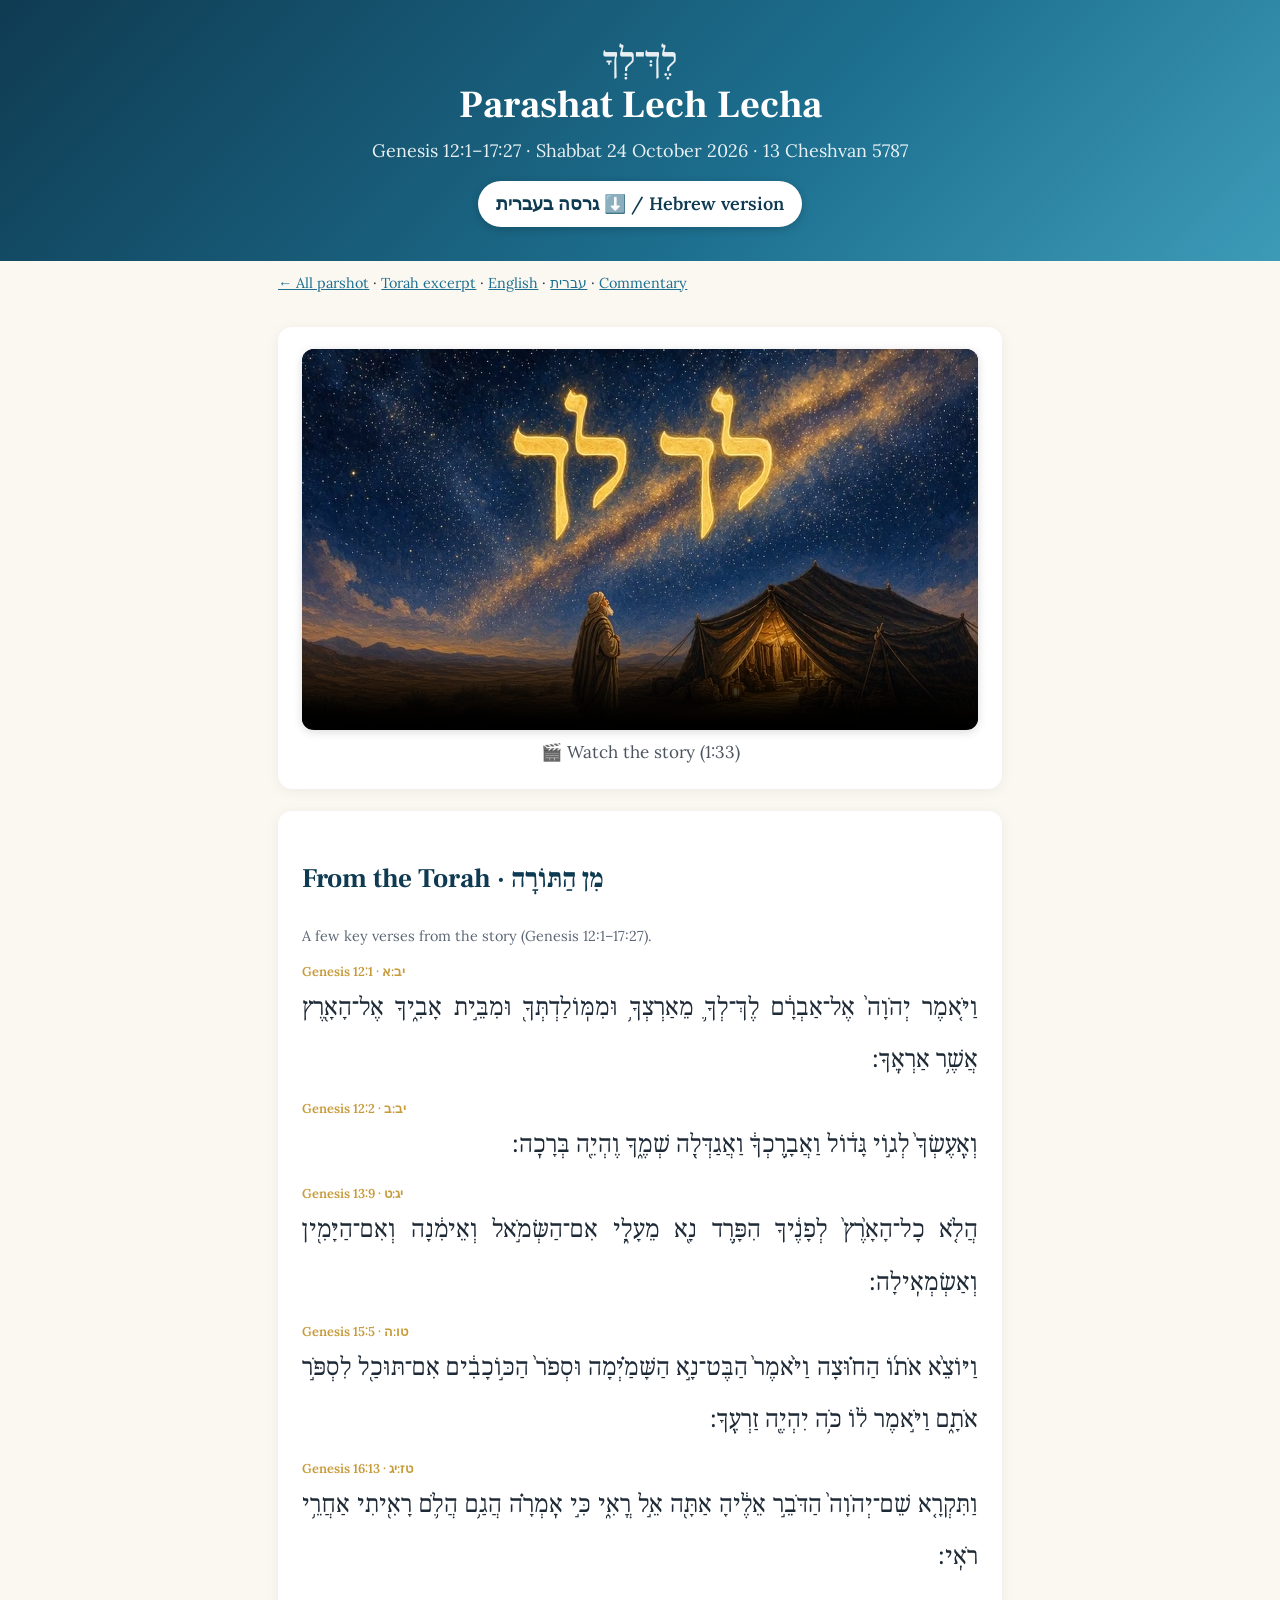
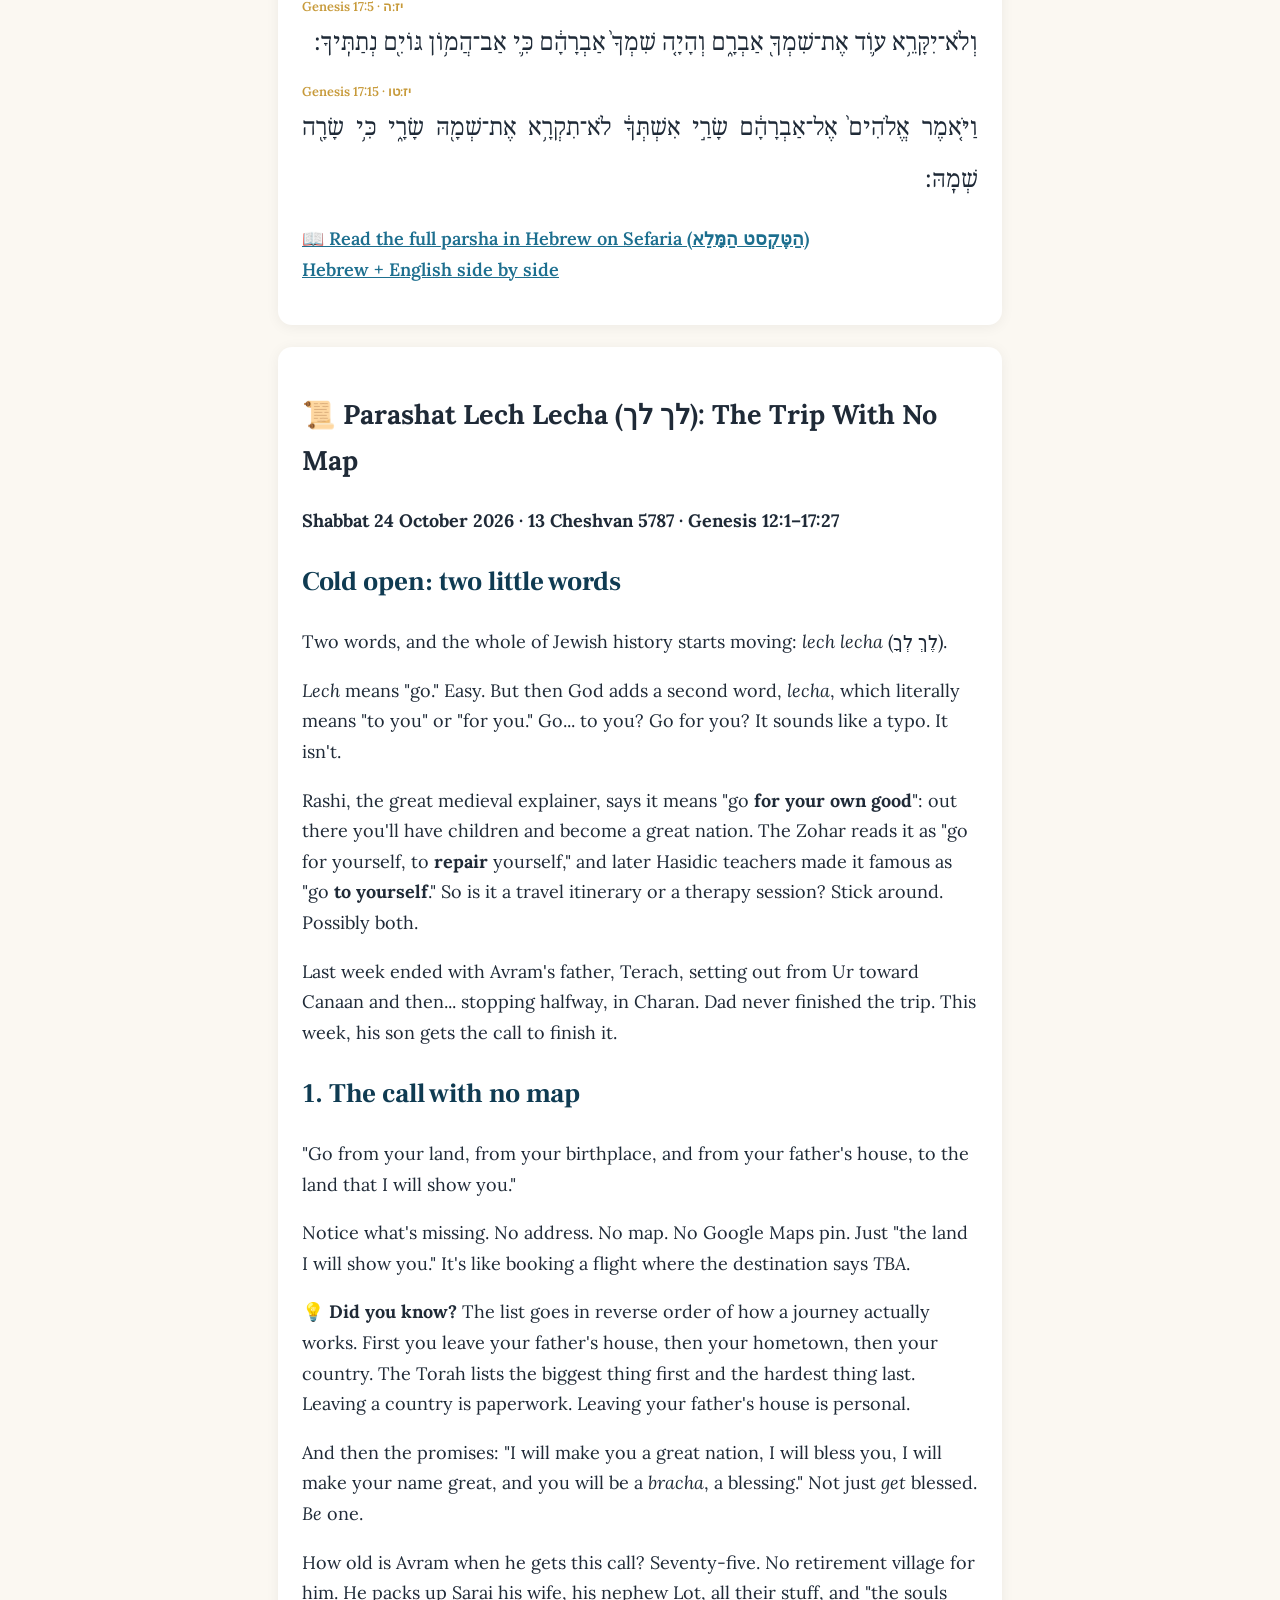
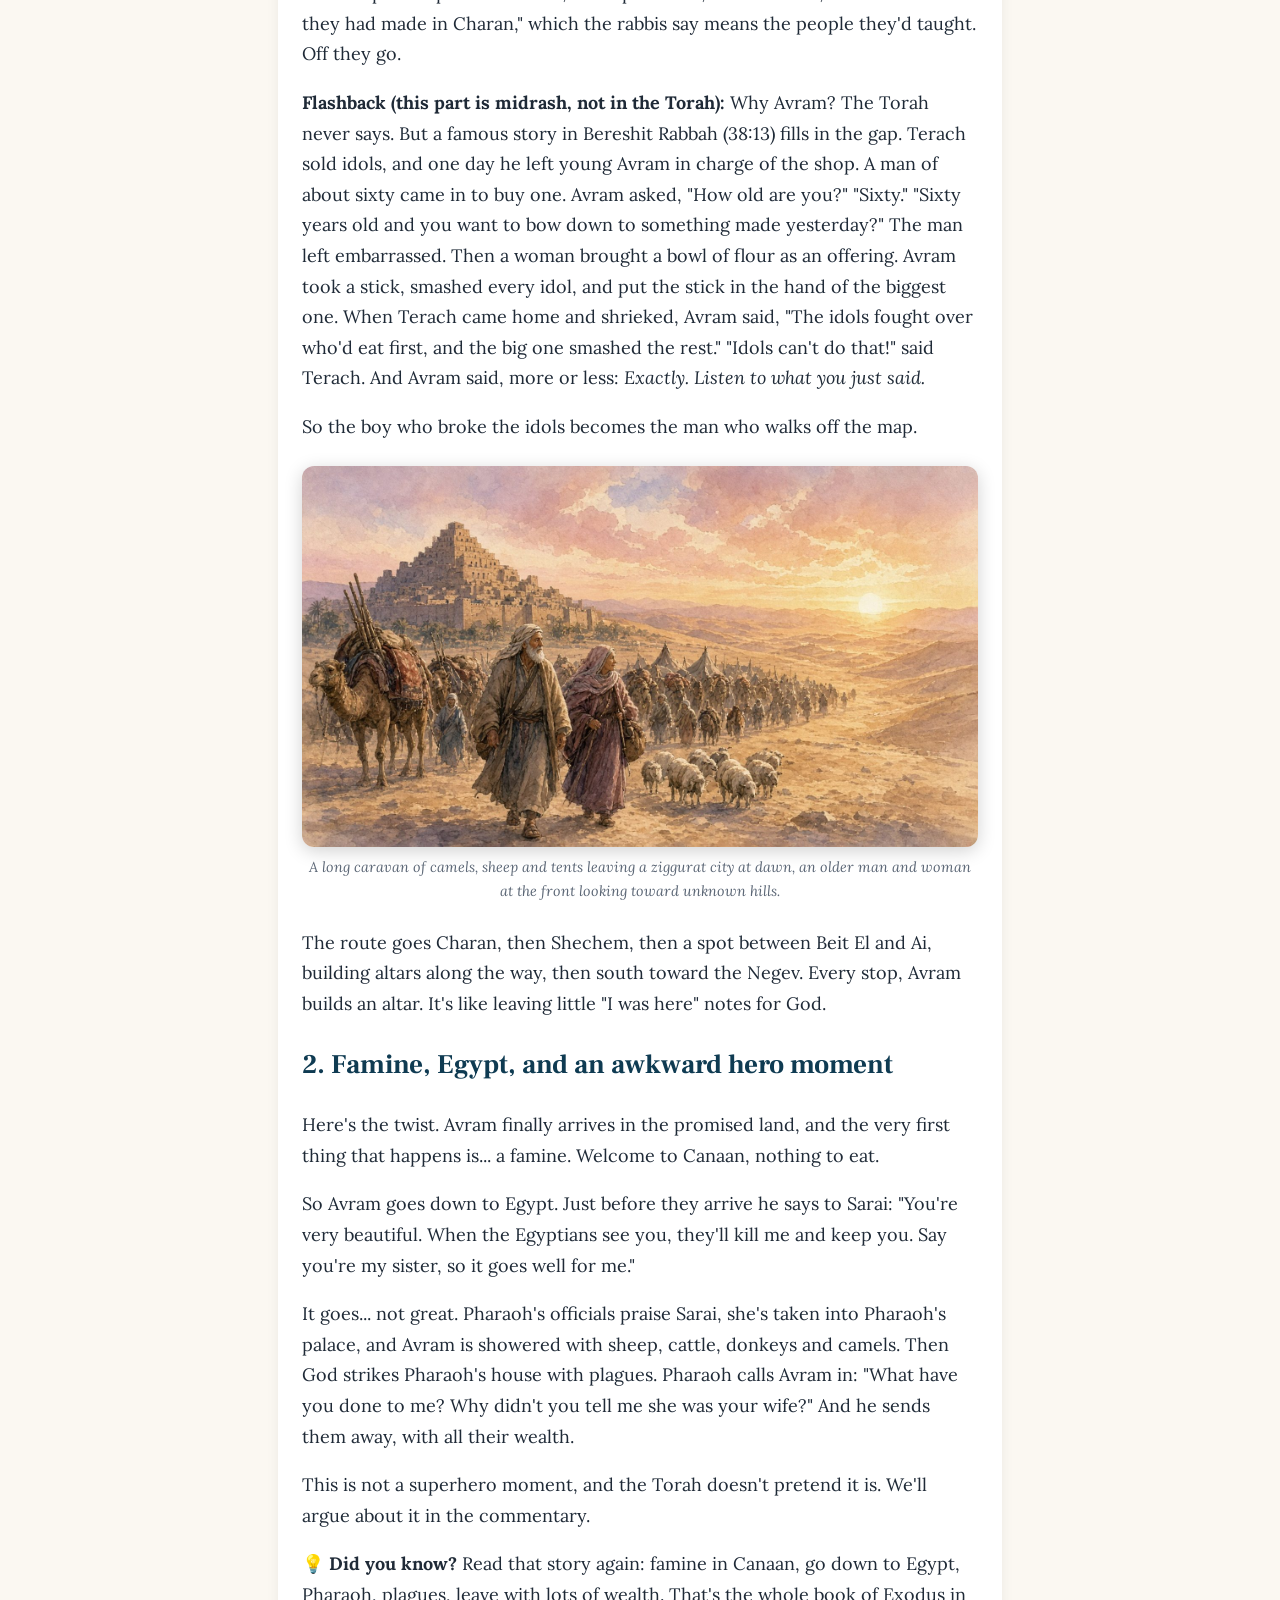
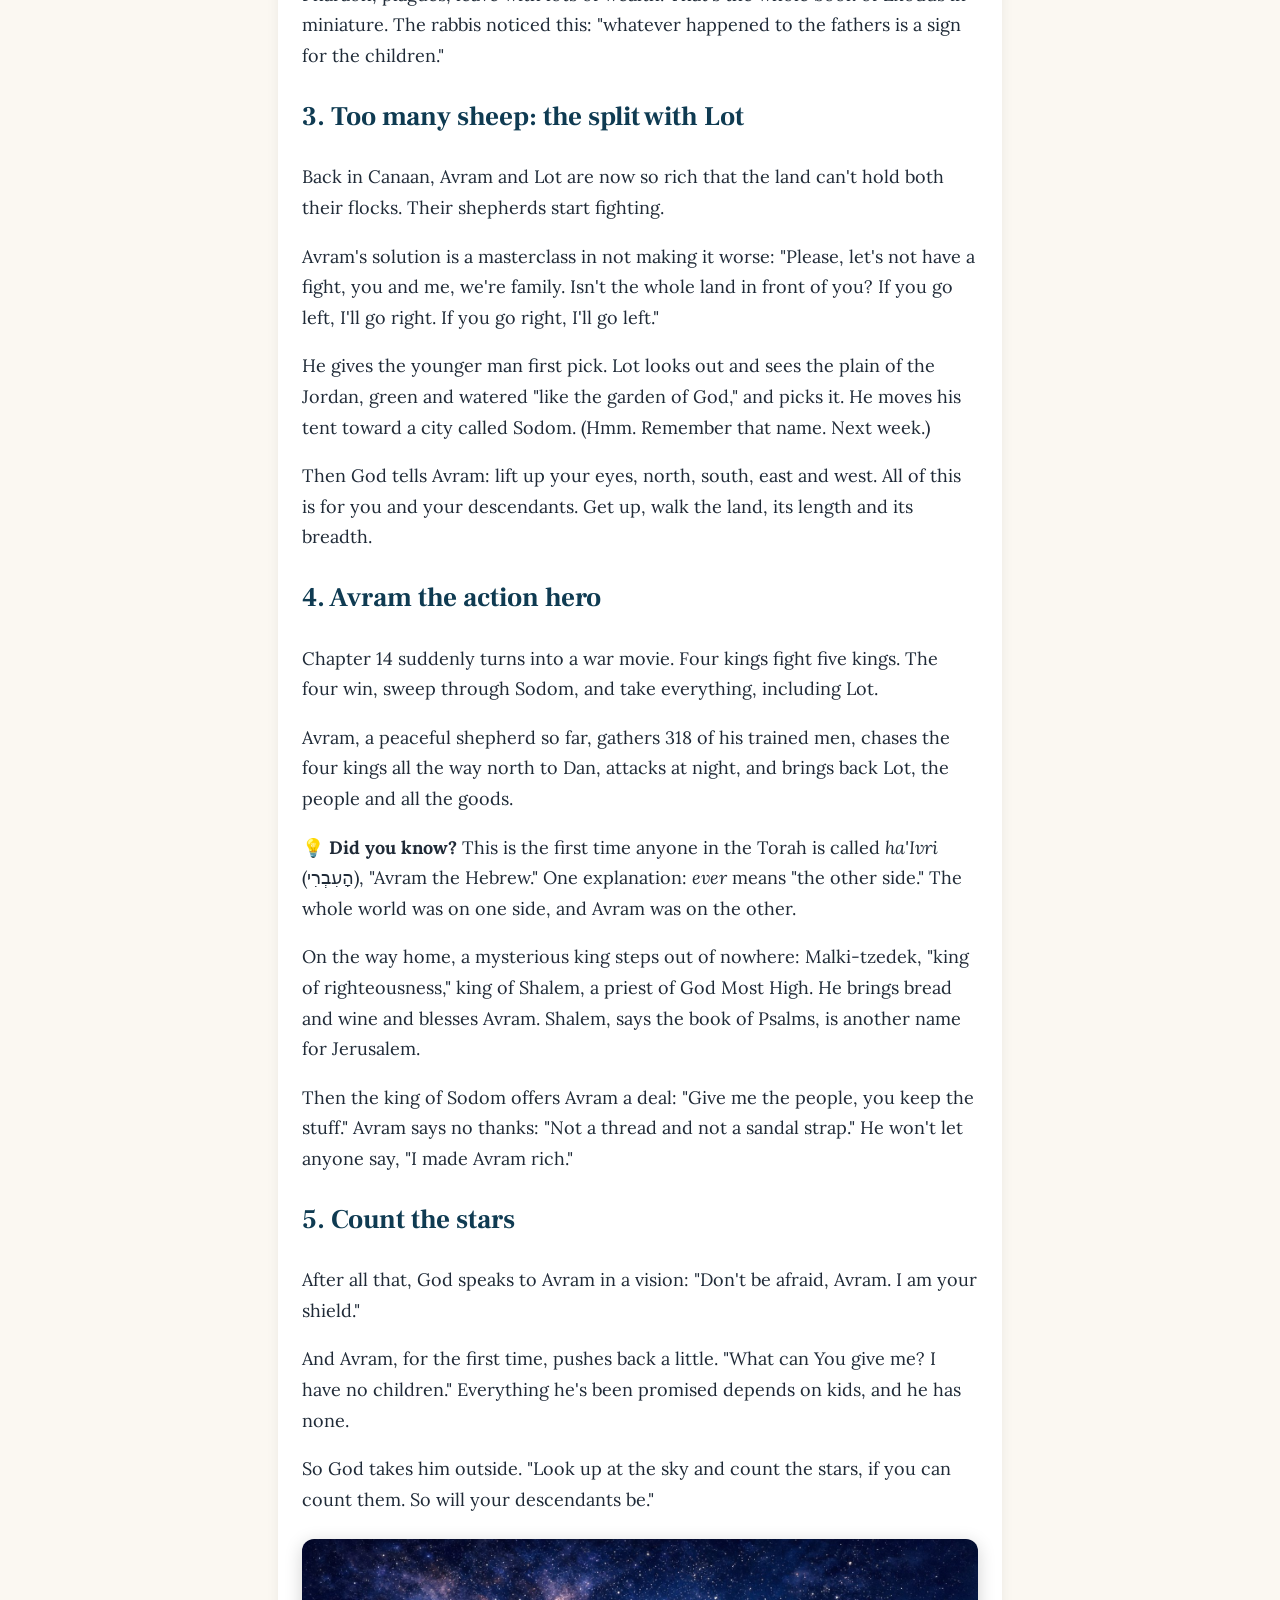
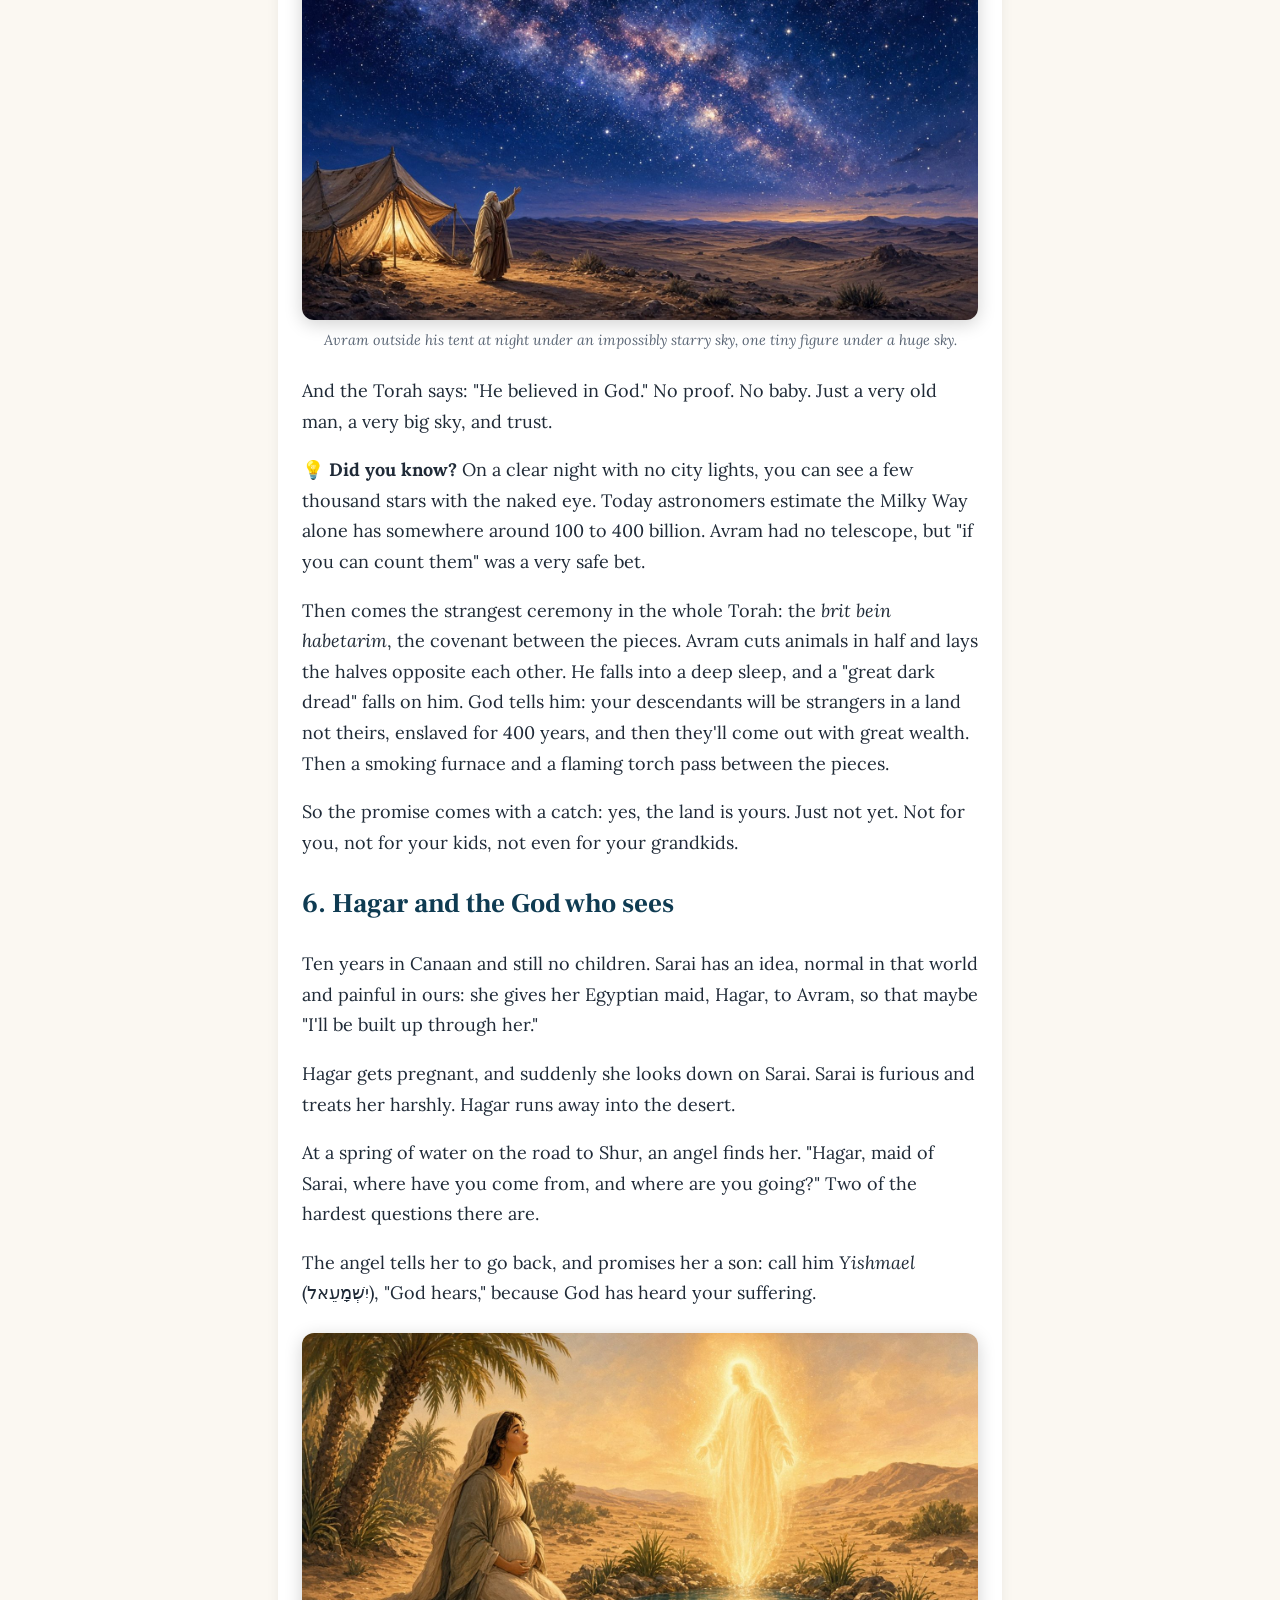
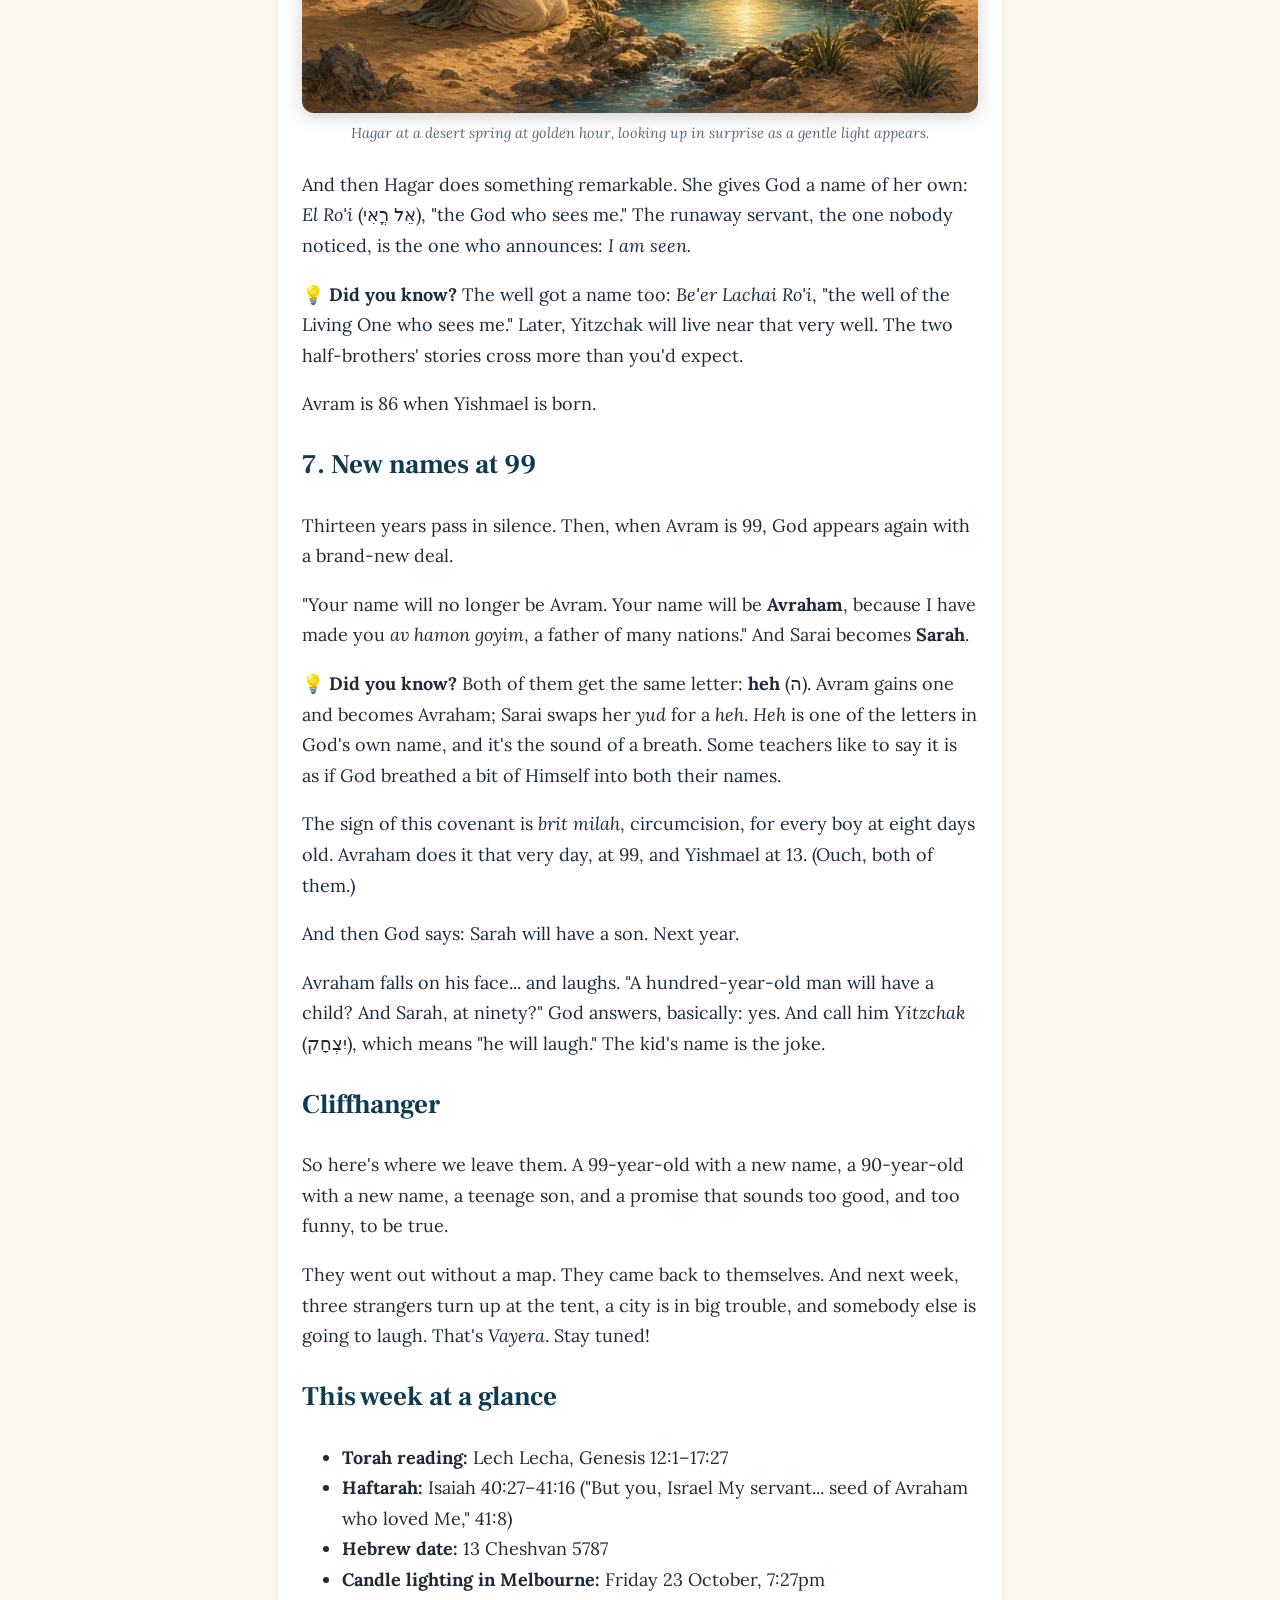
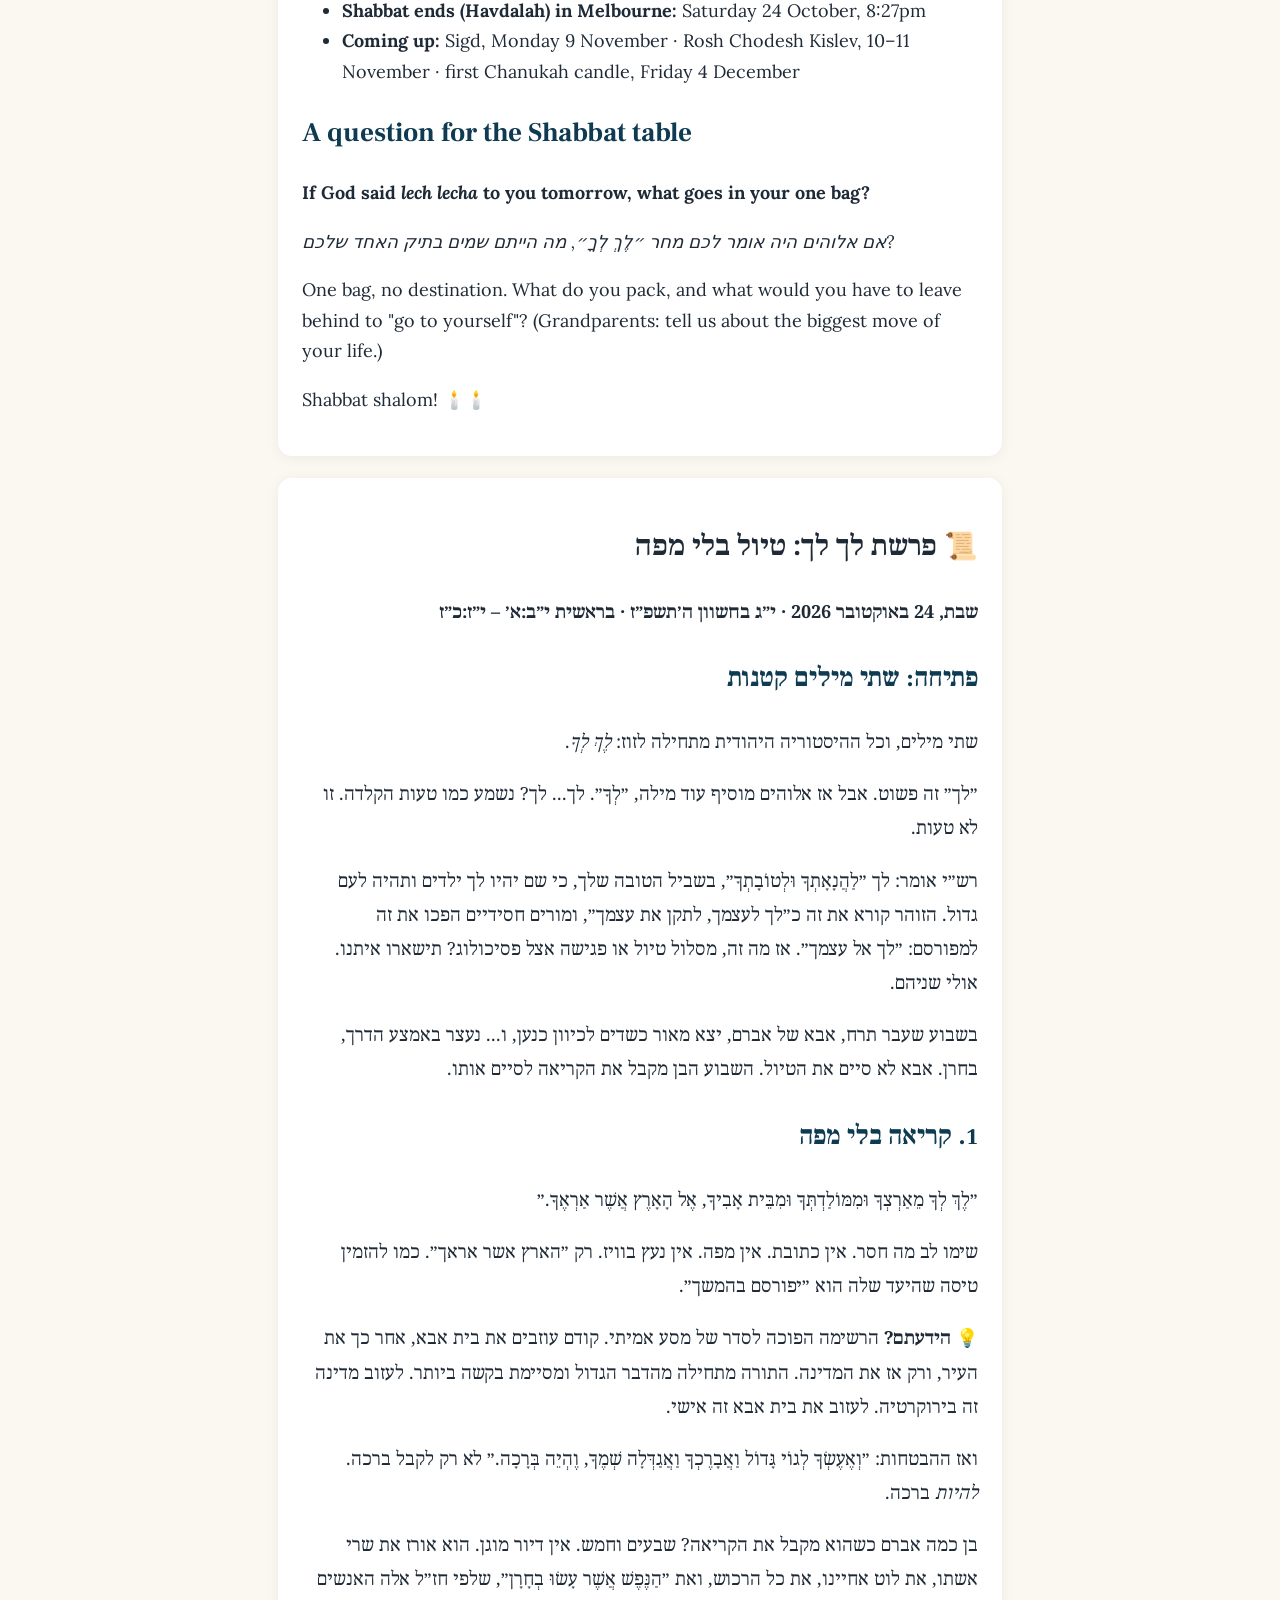
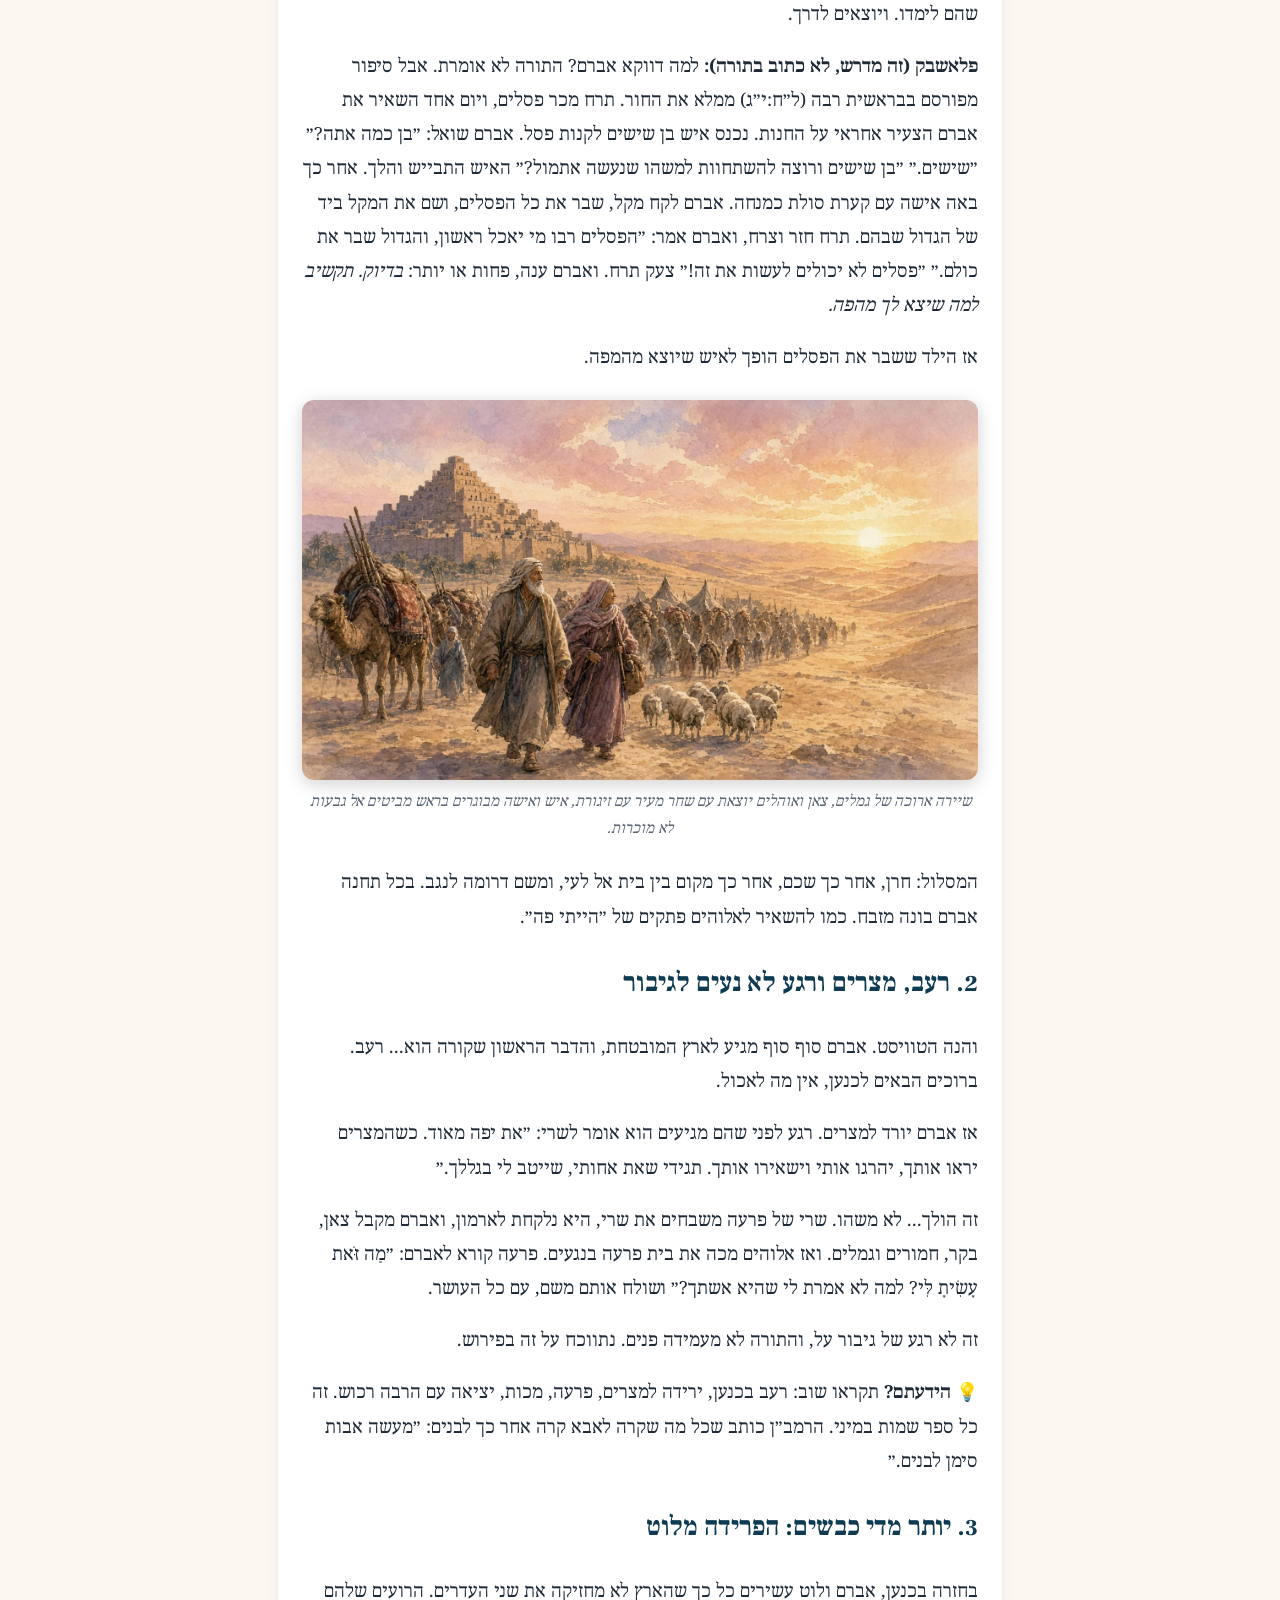
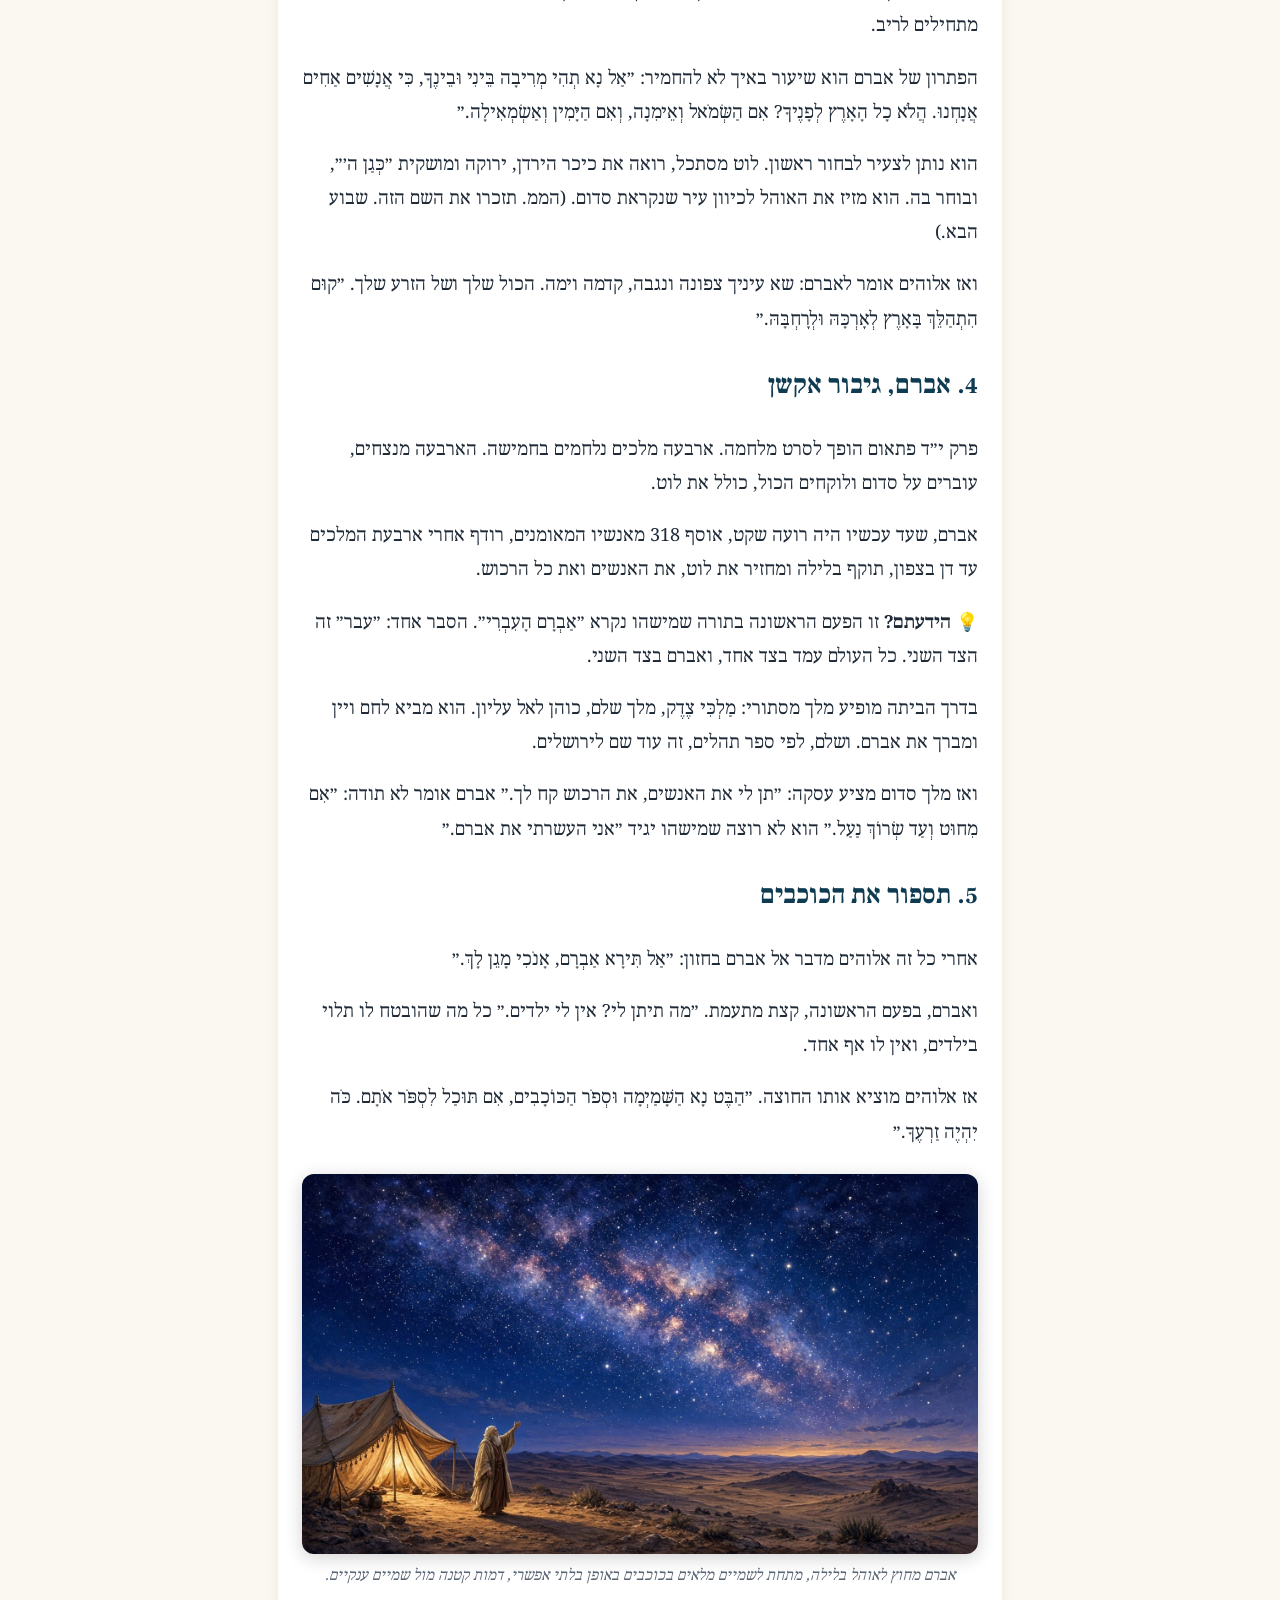
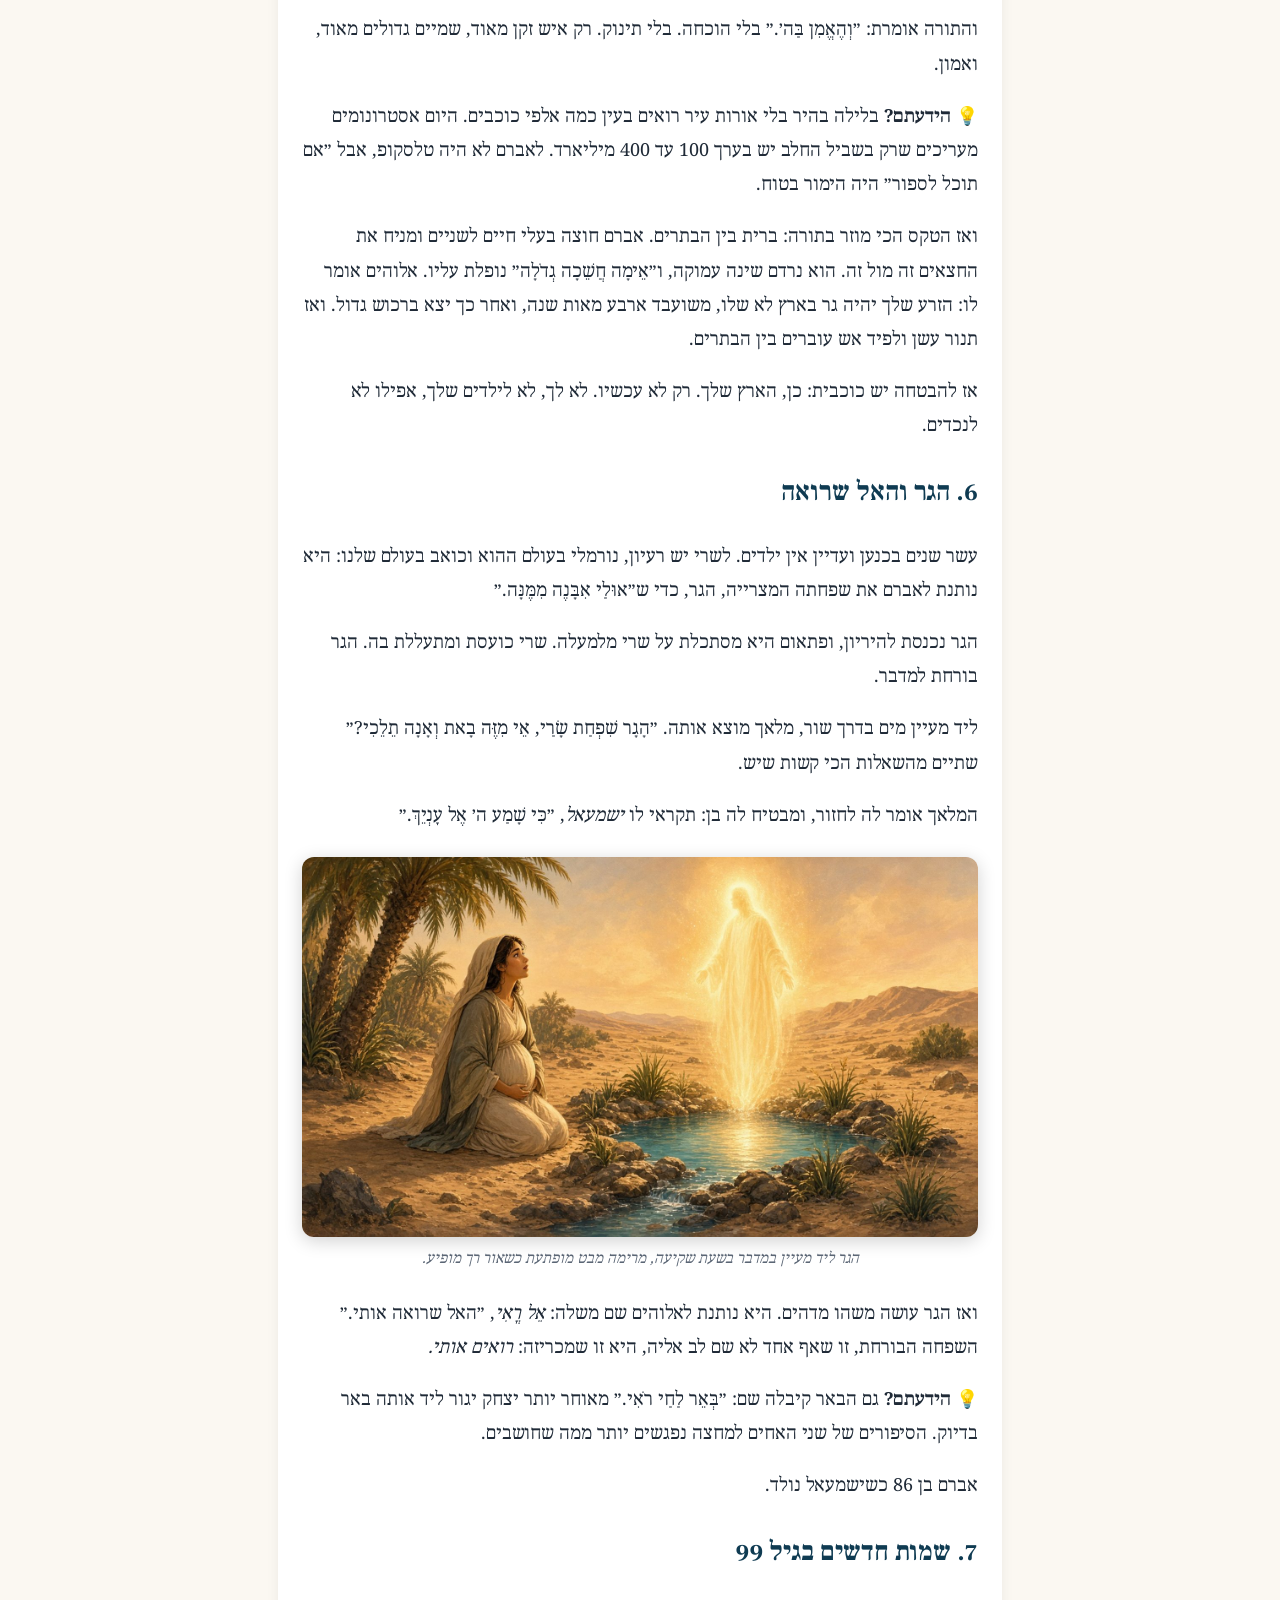
<file: parsha/lech-lecha.html>
<!doctype html><html lang="en"><head><meta charset="utf-8"><meta name="viewport" content="width=device-width,initial-scale=1">
<title>Lech Lecha · Family Parsha</title><link rel="stylesheet" href="../style.css"></head><body>
<header class="hero"><div class="wrap"><div class="he" lang="he">לֶךְ־לְךָ</div><h1>Parashat Lech Lecha</h1><p>Genesis 12:1–17:27 · Shabbat 24 October 2026 · 13 Cheshvan 5787</p><a class="hebtn" href="#story-he"><span lang="he">גרסה בעברית</span> ⬇️ / Hebrew version</a></div></header>
<div class="wrap"><nav><a href="../index.html">← All parshot</a> · <a href="#excerpt">Torah excerpt</a> · <a href="#story">English</a> · <a href="#story-he" lang="he">עברית</a> · <a href="#commentary">Commentary</a></nav>
<section id="video" class="video"><video controls preload="metadata" playsinline poster="../images/lech-lecha/lech-lecha-video-poster.jpg"><source src="../images/lech-lecha/lech-lecha-video.mp4" type="video/mp4">Your browser does not support video.</video><p class="vcap">🎬 Watch the story (1:33)</p></section>
<section id="excerpt"><h2>From the Torah · <span lang="he">מִן הַתּוֹרָה</span></h2><p class="note">A few key verses from the story (Genesis 12:1–17:27).</p>
<div class="hebrew"><div class="verse"><div class="ref"><span lang="en" dir="ltr">Genesis 12:1</span> · <span lang="he">יב:א</span></div><p lang="he" dir="rtl">וַיֹּ֤אמֶר יְהֹוָה֙ אֶל־אַבְרָ֔ם לֶךְ־לְךָ֛ מֵאַרְצְךָ֥ וּמִמּֽוֹלַדְתְּךָ֖ וּמִבֵּ֣ית אָבִ֑יךָ אֶל־הָאָ֖רֶץ אֲשֶׁ֥ר אַרְאֶֽךָּ׃</p></div><div class="verse"><div class="ref"><span lang="en" dir="ltr">Genesis 12:2</span> · <span lang="he">יב:ב</span></div><p lang="he" dir="rtl">וְאֶֽעֶשְׂךָ֙ לְג֣וֹי גָּד֔וֹל וַאֲבָ֣רֶכְךָ֔ וַאֲגַדְּלָ֖ה שְׁמֶ֑ךָ וֶהְיֵ֖ה בְּרָכָֽה׃</p></div><div class="verse"><div class="ref"><span lang="en" dir="ltr">Genesis 13:9</span> · <span lang="he">יג:ט</span></div><p lang="he" dir="rtl">הֲלֹ֤א כׇל־הָאָ֙רֶץ֙ לְפָנֶ֔יךָ הִפָּ֥רֶד נָ֖א מֵעָלָ֑י אִם־הַשְּׂמֹ֣אל וְאֵימִ֔נָה וְאִם־הַיָּמִ֖ין וְאַשְׂמְאִֽילָה׃</p></div><div class="verse"><div class="ref"><span lang="en" dir="ltr">Genesis 15:5</span> · <span lang="he">טו:ה</span></div><p lang="he" dir="rtl">וַיּוֹצֵ֨א אֹת֜וֹ הַח֗וּצָה וַיֹּ֙אמֶר֙ הַבֶּט־נָ֣א הַשָּׁמַ֗יְמָה וּסְפֹר֙ הַכּ֣וֹכָבִ֔ים אִם־תּוּכַ֖ל לִסְפֹּ֣ר אֹתָ֑ם וַיֹּ֣אמֶר ל֔וֹ כֹּ֥ה יִהְיֶ֖ה זַרְעֶֽךָ׃</p></div><div class="verse"><div class="ref"><span lang="en" dir="ltr">Genesis 16:13</span> · <span lang="he">טז:יג</span></div><p lang="he" dir="rtl">וַתִּקְרָ֤א שֵׁם־יְהֹוָה֙ הַדֹּבֵ֣ר אֵלֶ֔יהָ אַתָּ֖ה אֵ֣ל רֳאִ֑י כִּ֣י אָֽמְרָ֗ה הֲגַ֥ם הֲלֹ֛ם רָאִ֖יתִי אַחֲרֵ֥י רֹאִֽי׃</p></div><div class="verse"><div class="ref"><span lang="en" dir="ltr">Genesis 17:5</span> · <span lang="he">יז:ה</span></div><p lang="he" dir="rtl">וְלֹא־יִקָּרֵ֥א ע֛וֹד אֶת־שִׁמְךָ֖ אַבְרָ֑ם וְהָיָ֤ה שִׁמְךָ֙ אַבְרָהָ֔ם כִּ֛י אַב־הֲמ֥וֹן גּוֹיִ֖ם נְתַתִּֽיךָ׃</p></div><div class="verse"><div class="ref"><span lang="en" dir="ltr">Genesis 17:15</span> · <span lang="he">יז:טו</span></div><p lang="he" dir="rtl">וַיֹּ֤אמֶר אֱלֹהִים֙ אֶל־אַבְרָהָ֔ם שָׂרַ֣י אִשְׁתְּךָ֔ לֹא־תִקְרָ֥א אֶת־שְׁמָ֖הּ שָׂרָ֑י כִּ֥י שָׂרָ֖ה שְׁמָֽהּ׃</p></div></div>
<p class="full"><a href="https://www.sefaria.org/Genesis.12.1-17.27?lang=he">📖 Read the full parsha in Hebrew on Sefaria <span lang="he">(הַטֶּקְסט הַמָּלֵא)</span></a><br><a href="https://www.sefaria.org/Genesis.12.1-17.27?lang=bi">Hebrew + English side by side</a></p></section>
<section id="story" lang="en"><h1>📜 Parashat Lech Lecha (לך לך): The Trip With No Map</h1>
<p><strong>Shabbat 24 October 2026 · 13 Cheshvan 5787 · Genesis 12:1–17:27</strong></p>
<h2>Cold open: two little words</h2>
<p>Two words, and the whole of Jewish history starts moving: <em>lech lecha</em> (לֶךְ לְךָ).</p>
<p><em>Lech</em> means "go." Easy. But then God adds a second word, <em>lecha</em>, which literally means "to you" or "for you." Go... to you? Go for you? It sounds like a typo. It isn't.</p>
<p>Rashi, the great medieval explainer, says it means "go <strong>for your own good</strong>": out there you'll have children and become a great nation. The Zohar reads it as "go for yourself, to <strong>repair</strong> yourself," and later Hasidic teachers made it famous as "go <strong>to yourself</strong>." So is it a travel itinerary or a therapy session? Stick around. Possibly both.</p>
<p>Last week ended with Avram's father, Terach, setting out from Ur toward Canaan and then... stopping halfway, in Charan. Dad never finished the trip. This week, his son gets the call to finish it.</p>
<h2>1. The call with no map</h2>
<p>"Go from your land, from your birthplace, and from your father's house, to the land that I will show you."</p>
<p>Notice what's missing. No address. No map. No Google Maps pin. Just "the land I will show you." It's like booking a flight where the destination says <em>TBA</em>.</p>
<p>💡 <strong>Did you know?</strong> The list goes in reverse order of how a journey actually works. First you leave your father's house, then your hometown, then your country. The Torah lists the biggest thing first and the hardest thing last. Leaving a country is paperwork. Leaving your father's house is personal.</p>
<p>And then the promises: "I will make you a great nation, I will bless you, I will make your name great, and you will be a <em>bracha</em>, a blessing." Not just <em>get</em> blessed. <em>Be</em> one.</p>
<p>How old is Avram when he gets this call? Seventy-five. No retirement village for him. He packs up Sarai his wife, his nephew Lot, all their stuff, and "the souls they had made in Charan," which the rabbis say means the people they'd taught. Off they go.</p>
<p><strong>Flashback (this part is midrash, not in the Torah):</strong> Why Avram? The Torah never says. But a famous story in Bereshit Rabbah (38:13) fills in the gap. Terach sold idols, and one day he left young Avram in charge of the shop. A man of about sixty came in to buy one. Avram asked, "How old are you?" "Sixty." "Sixty years old and you want to bow down to something made yesterday?" The man left embarrassed. Then a woman brought a bowl of flour as an offering. Avram took a stick, smashed every idol, and put the stick in the hand of the biggest one. When Terach came home and shrieked, Avram said, "The idols fought over who'd eat first, and the big one smashed the rest." "Idols can't do that!" said Terach. And Avram said, more or less: <em>Exactly. Listen to what you just said.</em></p>
<p>So the boy who broke the idols becomes the man who walks off the map.</p>
<figure class="story-img"><img src="../images/lech-lecha/lech-lecha-1.jpg" alt="A long caravan of camels, sheep and tents leaving a ziggurat city at dawn, an older man and woman at the front looking toward unknown hills." loading="lazy" width="1600" height="900"><figcaption>A long caravan of camels, sheep and tents leaving a ziggurat city at dawn, an older man and woman at the front looking toward unknown hills.</figcaption></figure>

<p>The route goes Charan, then Shechem, then a spot between Beit El and Ai, building altars along the way, then south toward the Negev. Every stop, Avram builds an altar. It's like leaving little "I was here" notes for God.</p>
<h2>2. Famine, Egypt, and an awkward hero moment</h2>
<p>Here's the twist. Avram finally arrives in the promised land, and the very first thing that happens is... a famine. Welcome to Canaan, nothing to eat.</p>
<p>So Avram goes down to Egypt. Just before they arrive he says to Sarai: "You're very beautiful. When the Egyptians see you, they'll kill me and keep you. Say you're my sister, so it goes well for me."</p>
<p>It goes... not great. Pharaoh's officials praise Sarai, she's taken into Pharaoh's palace, and Avram is showered with sheep, cattle, donkeys and camels. Then God strikes Pharaoh's house with plagues. Pharaoh calls Avram in: "What have you done to me? Why didn't you tell me she was your wife?" And he sends them away, with all their wealth.</p>
<p>This is not a superhero moment, and the Torah doesn't pretend it is. We'll argue about it in the commentary.</p>
<p>💡 <strong>Did you know?</strong> Read that story again: famine in Canaan, go down to Egypt, Pharaoh, plagues, leave with lots of wealth. That's the whole book of Exodus in miniature. The rabbis noticed this: "whatever happened to the fathers is a sign for the children."</p>
<h2>3. Too many sheep: the split with Lot</h2>
<p>Back in Canaan, Avram and Lot are now so rich that the land can't hold both their flocks. Their shepherds start fighting.</p>
<p>Avram's solution is a masterclass in not making it worse: "Please, let's not have a fight, you and me, we're family. Isn't the whole land in front of you? If you go left, I'll go right. If you go right, I'll go left."</p>
<p>He gives the younger man first pick. Lot looks out and sees the plain of the Jordan, green and watered "like the garden of God," and picks it. He moves his tent toward a city called Sodom. (Hmm. Remember that name. Next week.)</p>
<p>Then God tells Avram: lift up your eyes, north, south, east and west. All of this is for you and your descendants. Get up, walk the land, its length and its breadth.</p>
<h2>4. Avram the action hero</h2>
<p>Chapter 14 suddenly turns into a war movie. Four kings fight five kings. The four win, sweep through Sodom, and take everything, including Lot.</p>
<p>Avram, a peaceful shepherd so far, gathers 318 of his trained men, chases the four kings all the way north to Dan, attacks at night, and brings back Lot, the people and all the goods.</p>
<p>💡 <strong>Did you know?</strong> This is the first time anyone in the Torah is called <em>ha'Ivri</em> (הָעִבְרִי), "Avram the Hebrew." One explanation: <em>ever</em> means "the other side." The whole world was on one side, and Avram was on the other.</p>
<p>On the way home, a mysterious king steps out of nowhere: Malki-tzedek, "king of righteousness," king of Shalem, a priest of God Most High. He brings bread and wine and blesses Avram. Shalem, says the book of Psalms, is another name for Jerusalem.</p>
<p>Then the king of Sodom offers Avram a deal: "Give me the people, you keep the stuff." Avram says no thanks: "Not a thread and not a sandal strap." He won't let anyone say, "I made Avram rich."</p>
<h2>5. Count the stars</h2>
<p>After all that, God speaks to Avram in a vision: "Don't be afraid, Avram. I am your shield."</p>
<p>And Avram, for the first time, pushes back a little. "What can You give me? I have no children." Everything he's been promised depends on kids, and he has none.</p>
<p>So God takes him outside. "Look up at the sky and count the stars, if you can count them. So will your descendants be."</p>
<figure class="story-img"><img src="../images/lech-lecha/lech-lecha-2.jpg" alt="Avram outside his tent at night under an impossibly starry sky, one tiny figure under a huge sky." loading="lazy" width="1600" height="900"><figcaption>Avram outside his tent at night under an impossibly starry sky, one tiny figure under a huge sky.</figcaption></figure>

<p>And the Torah says: "He believed in God." No proof. No baby. Just a very old man, a very big sky, and trust.</p>
<p>💡 <strong>Did you know?</strong> On a clear night with no city lights, you can see a few thousand stars with the naked eye. Today astronomers estimate the Milky Way alone has somewhere around 100 to 400 billion. Avram had no telescope, but "if you can count them" was a very safe bet.</p>
<p>Then comes the strangest ceremony in the whole Torah: the <em>brit bein habetarim</em>, the covenant between the pieces. Avram cuts animals in half and lays the halves opposite each other. He falls into a deep sleep, and a "great dark dread" falls on him. God tells him: your descendants will be strangers in a land not theirs, enslaved for 400 years, and then they'll come out with great wealth. Then a smoking furnace and a flaming torch pass between the pieces.</p>
<p>So the promise comes with a catch: yes, the land is yours. Just not yet. Not for you, not for your kids, not even for your grandkids.</p>
<h2>6. Hagar and the God who sees</h2>
<p>Ten years in Canaan and still no children. Sarai has an idea, normal in that world and painful in ours: she gives her Egyptian maid, Hagar, to Avram, so that maybe "I'll be built up through her."</p>
<p>Hagar gets pregnant, and suddenly she looks down on Sarai. Sarai is furious and treats her harshly. Hagar runs away into the desert.</p>
<p>At a spring of water on the road to Shur, an angel finds her. "Hagar, maid of Sarai, where have you come from, and where are you going?" Two of the hardest questions there are.</p>
<p>The angel tells her to go back, and promises her a son: call him <em>Yishmael</em> (יִשְׁמָעֵאל), "God hears," because God has heard your suffering.</p>
<figure class="story-img"><img src="../images/lech-lecha/lech-lecha-3.jpg" alt="Hagar at a desert spring at golden hour, looking up in surprise as a gentle light appears." loading="lazy" width="1600" height="900"><figcaption>Hagar at a desert spring at golden hour, looking up in surprise as a gentle light appears.</figcaption></figure>

<p>And then Hagar does something remarkable. She gives God a name of her own: <em>El Ro'i</em> (אֵל רֳאִי), "the God who sees me." The runaway servant, the one nobody noticed, is the one who announces: <em>I am seen.</em></p>
<p>💡 <strong>Did you know?</strong> The well got a name too: <em>Be'er Lachai Ro'i</em>, "the well of the Living One who sees me." Later, Yitzchak will live near that very well. The two half-brothers' stories cross more than you'd expect.</p>
<p>Avram is 86 when Yishmael is born.</p>
<h2>7. New names at 99</h2>
<p>Thirteen years pass in silence. Then, when Avram is 99, God appears again with a brand-new deal.</p>
<p>"Your name will no longer be Avram. Your name will be <strong>Avraham</strong>, because I have made you <em>av hamon goyim</em>, a father of many nations." And Sarai becomes <strong>Sarah</strong>.</p>
<p>💡 <strong>Did you know?</strong> Both of them get the same letter: <strong>heh</strong> (ה). Avram gains one and becomes Avraham; Sarai swaps her <em>yud</em> for a <em>heh</em>. <em>Heh</em> is one of the letters in God's own name, and it's the sound of a breath. Some teachers like to say it is as if God breathed a bit of Himself into both their names.</p>
<p>The sign of this covenant is <em>brit milah</em>, circumcision, for every boy at eight days old. Avraham does it that very day, at 99, and Yishmael at 13. (Ouch, both of them.)</p>
<p>And then God says: Sarah will have a son. Next year.</p>
<p>Avraham falls on his face... and laughs. "A hundred-year-old man will have a child? And Sarah, at ninety?" God answers, basically: yes. And call him <em>Yitzchak</em> (יִצְחָק), which means "he will laugh." The kid's name is the joke.</p>
<h2>Cliffhanger</h2>
<p>So here's where we leave them. A 99-year-old with a new name, a 90-year-old with a new name, a teenage son, and a promise that sounds too good, and too funny, to be true.</p>
<p>They went out without a map. They came back to themselves. And next week, three strangers turn up at the tent, a city is in big trouble, and somebody else is going to laugh. That's <em>Vayera</em>. Stay tuned!</p>
<h2>This week at a glance</h2>
<ul>
<li><strong>Torah reading:</strong> Lech Lecha, Genesis 12:1–17:27</li>
<li><strong>Haftarah:</strong> Isaiah 40:27–41:16 ("But you, Israel My servant... seed of Avraham who loved Me," 41:8)</li>
<li><strong>Hebrew date:</strong> 13 Cheshvan 5787</li>
<li><strong>Candle lighting in Melbourne:</strong> Friday 23 October, 7:27pm</li>
<li><strong>Shabbat ends (Havdalah) in Melbourne:</strong> Saturday 24 October, 8:27pm</li>
<li><strong>Coming up:</strong> Sigd, Monday 9 November · Rosh Chodesh Kislev, 10–11 November · first Chanukah candle, Friday 4 December</li>
</ul>
<h2>A question for the Shabbat table</h2>
<p><strong>If God said <em>lech lecha</em> to you tomorrow, what goes in your one bag?</strong></p>
<p><em>אם אלוהים היה אומר לכם מחר ״לֶךְ לְךָ״, מה הייתם שמים בתיק האחד שלכם?</em></p>
<p>One bag, no destination. What do you pack, and what would you have to leave behind to "go to yourself"? (Grandparents: tell us about the biggest move of your life.)</p>
<p>Shabbat shalom! 🕯️🕯️</p></section>
<section id="story-he" class="he-story" lang="he" dir="rtl"><h1>📜 פרשת לך לך: טיול בלי מפה</h1>
<p><strong>שבת, 24 באוקטובר 2026 · י״ג בחשוון ה׳תשפ״ז · בראשית י״ב:א׳ – י״ז:כ״ז</strong></p>
<h2>פתיחה: שתי מילים קטנות</h2>
<p>שתי מילים, וכל ההיסטוריה היהודית מתחילה לזוז: <em>לֶךְ לְךָ</em>.</p>
<p>״לך״ זה פשוט. אבל אז אלוהים מוסיף עוד מילה, ״לְךָ״. לך... לך? נשמע כמו טעות הקלדה. זו לא טעות.</p>
<p>רש״י אומר: לך ״לַהֲנָאָתְךָ וּלְטוֹבָתְךָ״, בשביל הטובה שלך, כי שם יהיו לך ילדים ותהיה לעם גדול. הזוהר קורא את זה כ״לך לעצמך, לתקן את עצמך״, ומורים חסידיים הפכו את זה למפורסם: ״לך אל עצמך״. אז מה זה, מסלול טיול או פגישה אצל פסיכולוג? תישארו איתנו. אולי שניהם.</p>
<p>בשבוע שעבר תרח, אבא של אברם, יצא מאור כשדים לכיוון כנען, ו... נעצר באמצע הדרך, בחרן. אבא לא סיים את הטיול. השבוע הבן מקבל את הקריאה לסיים אותו.</p>
<h2>1. קריאה בלי מפה</h2>
<p>״לֶךְ לְךָ מֵאַרְצְךָ וּמִמּוֹלַדְתְּךָ וּמִבֵּית אָבִיךָ, אֶל הָאָרֶץ אֲשֶׁר אַרְאֶךָּ.״</p>
<p>שימו לב מה חסר. אין כתובת. אין מפה. אין נעץ בוויז. רק ״הארץ אשר אראך״. כמו להזמין טיסה שהיעד שלה הוא ״יפורסם בהמשך״.</p>
<p>💡 <strong>הידעתם?</strong> הרשימה הפוכה לסדר של מסע אמיתי. קודם עוזבים את בית אבא, אחר כך את העיר, ורק אז את המדינה. התורה מתחילה מהדבר הגדול ומסיימת בקשה ביותר. לעזוב מדינה זה בירוקרטיה. לעזוב את בית אבא זה אישי.</p>
<p>ואז ההבטחות: ״וְאֶעֶשְׂךָ לְגוֹי גָּדוֹל וַאֲבָרֶכְךָ וַאֲגַדְּלָה שְׁמֶךָ, וֶהְיֵה בְּרָכָה.״ לא רק לקבל ברכה. <em>להיות</em> ברכה.</p>
<p>בן כמה אברם כשהוא מקבל את הקריאה? שבעים וחמש. אין דיור מוגן. הוא אורז את שרי אשתו, את לוט אחיינו, את כל הרכוש, ואת ״הַנֶּפֶשׁ אֲשֶׁר עָשׂוּ בְחָרָן״, שלפי חז״ל אלה האנשים שהם לימדו. ויוצאים לדרך.</p>
<p><strong>פלאשבק (זה מדרש, לא כתוב בתורה):</strong> למה דווקא אברם? התורה לא אומרת. אבל סיפור מפורסם בבראשית רבה (ל״ח:י״ג) ממלא את החור. תרח מכר פסלים, ויום אחד השאיר את אברם הצעיר אחראי על החנות. נכנס איש בן שישים לקנות פסל. אברם שואל: ״בן כמה אתה?״ ״שישים.״ ״בן שישים ורוצה להשתחוות למשהו שנעשה אתמול?״ האיש התבייש והלך. אחר כך באה אישה עם קערת סולת כמנחה. אברם לקח מקל, שבר את כל הפסלים, ושם את המקל ביד של הגדול שבהם. תרח חזר וצרח, ואברם אמר: ״הפסלים רבו מי יאכל ראשון, והגדול שבר את כולם.״ ״פסלים לא יכולים לעשות את זה!״ צעק תרח. ואברם ענה, פחות או יותר: <em>בדיוק. תקשיב למה שיצא לך מהפה.</em></p>
<p>אז הילד ששבר את הפסלים הופך לאיש שיוצא מהמפה.</p>
<figure class="story-img"><img src="../images/lech-lecha/lech-lecha-1.jpg" alt="שיירה ארוכה של גמלים, צאן ואוהלים יוצאת עם שחר מעיר עם זיגורת, איש ואישה מבוגרים בראש מביטים אל גבעות לא מוכרות." loading="lazy" width="1600" height="900"><figcaption>שיירה ארוכה של גמלים, צאן ואוהלים יוצאת עם שחר מעיר עם זיגורת, איש ואישה מבוגרים בראש מביטים אל גבעות לא מוכרות.</figcaption></figure>

<p>המסלול: חרן, אחר כך שכם, אחר כך מקום בין בית אל לעי, ומשם דרומה לנגב. בכל תחנה אברם בונה מזבח. כמו להשאיר לאלוהים פתקים של ״הייתי פה״.</p>
<h2>2. רעב, מצרים ורגע לא נעים לגיבור</h2>
<p>והנה הטוויסט. אברם סוף סוף מגיע לארץ המובטחת, והדבר הראשון שקורה הוא... רעב. ברוכים הבאים לכנען, אין מה לאכול.</p>
<p>אז אברם יורד למצרים. רגע לפני שהם מגיעים הוא אומר לשרי: ״את יפה מאוד. כשהמצרים יראו אותך, יהרגו אותי וישאירו אותך. תגידי שאת אחותי, שייטב לי בגללך.״</p>
<p>זה הולך... לא משהו. שרי של פרעה משבחים את שרי, היא נלקחת לארמון, ואברם מקבל צאן, בקר, חמורים וגמלים. ואז אלוהים מכה את בית פרעה בנגעים. פרעה קורא לאברם: ״מַה זֹּאת עָשִׂיתָ לִּי? למה לא אמרת לי שהיא אשתך?״ ושולח אותם משם, עם כל העושר.</p>
<p>זה לא רגע של גיבור על, והתורה לא מעמידה פנים. נתווכח על זה בפירוש.</p>
<p>💡 <strong>הידעתם?</strong> תקראו שוב: רעב בכנען, ירידה למצרים, פרעה, מכות, יציאה עם הרבה רכוש. זה כל ספר שמות במיני. הרמב״ן כותב שכל מה שקרה לאבא קרה אחר כך לבנים: ״מעשה אבות סימן לבנים.״</p>
<h2>3. יותר מדי כבשים: הפרידה מלוט</h2>
<p>בחזרה בכנען, אברם ולוט עשירים כל כך שהארץ לא מחזיקה את שני העדרים. הרועים שלהם מתחילים לריב.</p>
<p>הפתרון של אברם הוא שיעור באיך לא להחמיר: ״אַל נָא תְהִי מְרִיבָה בֵּינִי וּבֵינֶךָ, כִּי אֲנָשִׁים אַחִים אֲנָחְנוּ. הֲלֹא כָל הָאָרֶץ לְפָנֶיךָ? אִם הַשְּׂמֹאל וְאֵימִנָה, וְאִם הַיָּמִין וְאַשְׂמְאִילָה.״</p>
<p>הוא נותן לצעיר לבחור ראשון. לוט מסתכל, רואה את כיכר הירדן, ירוקה ומושקית ״כְּגַן ה׳״, ובוחר בה. הוא מזיז את האוהל לכיוון עיר שנקראת סדום. (הממ. תזכרו את השם הזה. שבוע הבא.)</p>
<p>ואז אלוהים אומר לאברם: שא עיניך צפונה ונגבה, קדמה וימה. הכול שלך ושל הזרע שלך. ״קוּם הִתְהַלֵּךְ בָּאָרֶץ לְאׇרְכָּהּ וּלְרׇחְבָּהּ.״</p>
<h2>4. אברם, גיבור אקשן</h2>
<p>פרק י״ד פתאום הופך לסרט מלחמה. ארבעה מלכים נלחמים בחמישה. הארבעה מנצחים, עוברים על סדום ולוקחים הכול, כולל את לוט.</p>
<p>אברם, שעד עכשיו היה רועה שקט, אוסף 318 מאנשיו המאומנים, רודף אחרי ארבעת המלכים עד דן בצפון, תוקף בלילה ומחזיר את לוט, את האנשים ואת כל הרכוש.</p>
<p>💡 <strong>הידעתם?</strong> זו הפעם הראשונה בתורה שמישהו נקרא ״אַבְרָם הָעִבְרִי״. הסבר אחד: ״עבר״ זה הצד השני. כל העולם עמד בצד אחד, ואברם בצד השני.</p>
<p>בדרך הביתה מופיע מלך מסתורי: מַלְכִּי צֶדֶק, מלך שלם, כוהן לאל עליון. הוא מביא לחם ויין ומברך את אברם. ושלם, לפי ספר תהלים, זה עוד שם לירושלים.</p>
<p>ואז מלך סדום מציע עסקה: ״תן לי את האנשים, את הרכוש קח לך.״ אברם אומר לא תודה: ״אִם מִחוּט וְעַד שְׂרוֹךְ נַעַל.״ הוא לא רוצה שמישהו יגיד ״אני העשרתי את אברם.״</p>
<h2>5. תספור את הכוכבים</h2>
<p>אחרי כל זה אלוהים מדבר אל אברם בחזון: ״אַל תִּירָא אַבְרָם, אָנֹכִי מָגֵן לָךְ.״</p>
<p>ואברם, בפעם הראשונה, קצת מתעמת. ״מה תיתן לי? אין לי ילדים.״ כל מה שהובטח לו תלוי בילדים, ואין לו אף אחד.</p>
<p>אז אלוהים מוציא אותו החוצה. ״הַבֶּט נָא הַשָּׁמַיְמָה וּסְפֹר הַכּוֹכָבִים, אִם תּוּכַל לִסְפֹּר אֹתָם. כֹּה יִהְיֶה זַרְעֶךָ.״</p>
<figure class="story-img"><img src="../images/lech-lecha/lech-lecha-2.jpg" alt="אברם מחוץ לאוהל בלילה, מתחת לשמיים מלאים בכוכבים באופן בלתי אפשרי, דמות קטנה מול שמיים ענקיים." loading="lazy" width="1600" height="900"><figcaption>אברם מחוץ לאוהל בלילה, מתחת לשמיים מלאים בכוכבים באופן בלתי אפשרי, דמות קטנה מול שמיים ענקיים.</figcaption></figure>

<p>והתורה אומרת: ״וְהֶאֱמִן בַּה׳.״ בלי הוכחה. בלי תינוק. רק איש זקן מאוד, שמיים גדולים מאוד, ואמון.</p>
<p>💡 <strong>הידעתם?</strong> בלילה בהיר בלי אורות עיר רואים בעין כמה אלפי כוכבים. היום אסטרונומים מעריכים שרק בשביל החלב יש בערך 100 עד 400 מיליארד. לאברם לא היה טלסקופ, אבל ״אם תוכל לספור״ היה הימור בטוח.</p>
<p>ואז הטקס הכי מוזר בתורה: ברית בין הבתרים. אברם חוצה בעלי חיים לשניים ומניח את החצאים זה מול זה. הוא נרדם שינה עמוקה, ו״אֵימָה חֲשֵׁכָה גְדֹלָה״ נופלת עליו. אלוהים אומר לו: הזרע שלך יהיה גר בארץ לא שלו, משועבד ארבע מאות שנה, ואחר כך יצא ברכוש גדול. ואז תנור עשן ולפיד אש עוברים בין הבתרים.</p>
<p>אז להבטחה יש כוכבית: כן, הארץ שלך. רק לא עכשיו. לא לך, לא לילדים שלך, אפילו לא לנכדים.</p>
<h2>6. הגר והאל שרואה</h2>
<p>עשר שנים בכנען ועדיין אין ילדים. לשרי יש רעיון, נורמלי בעולם ההוא וכואב בעולם שלנו: היא נותנת לאברם את שפחתה המצרייה, הגר, כדי ש״אוּלַי אִבָּנֶה מִמֶּנָּה.״</p>
<p>הגר נכנסת להיריון, ופתאום היא מסתכלת על שרי מלמעלה. שרי כועסת ומתעללת בה. הגר בורחת למדבר.</p>
<p>ליד מעיין מים בדרך שור, מלאך מוצא אותה. ״הָגָר שִׁפְחַת שָׂרַי, אֵי מִזֶּה בָאת וְאָנָה תֵלֵכִי?״ שתיים מהשאלות הכי קשות שיש.</p>
<p>המלאך אומר לה לחזור, ומבטיח לה בן: תקראי לו <em>ישמעאל</em>, ״כִּי שָׁמַע ה׳ אֶל עׇנְיֵךְ.״</p>
<figure class="story-img"><img src="../images/lech-lecha/lech-lecha-3.jpg" alt="הגר ליד מעיין במדבר בשעת שקיעה, מרימה מבט מופתעת כשאור רך מופיע." loading="lazy" width="1600" height="900"><figcaption>הגר ליד מעיין במדבר בשעת שקיעה, מרימה מבט מופתעת כשאור רך מופיע.</figcaption></figure>

<p>ואז הגר עושה משהו מדהים. היא נותנת לאלוהים שם משלה: <em>אֵל רֳאִי</em>, ״האל שרואה אותי.״ השפחה הבורחת, זו שאף אחד לא שם לב אליה, היא זו שמכריזה: <em>רואים אותי.</em></p>
<p>💡 <strong>הידעתם?</strong> גם הבאר קיבלה שם: ״בְּאֵר לַחַי רֹאִי.״ מאוחר יותר יצחק יגור ליד אותה באר בדיוק. הסיפורים של שני האחים למחצה נפגשים יותר ממה שחושבים.</p>
<p>אברם בן 86 כשישמעאל נולד.</p>
<h2>7. שמות חדשים בגיל 99</h2>
<p>שלוש עשרה שנה של שקט. ואז, כשאברם בן 99, אלוהים מופיע שוב עם עסקה חדשה לגמרי.</p>
<p>״וְלֹא יִקָּרֵא עוֹד אֶת שִׁמְךָ אַבְרָם, וְהָיָה שִׁמְךָ <strong>אַבְרָהָם</strong>, כִּי אַב הֲמוֹן גּוֹיִם נְתַתִּיךָ.״ ושרי הופכת ל<strong>שָׂרָה</strong>.</p>
<p>💡 <strong>הידעתם?</strong> שניהם מקבלים את אותה אות: <strong>ה׳</strong>. אברם מקבל ה׳ ונהיה אברהם; שרי מחליפה את היו״ד בה״א. ה׳ היא אחת האותיות בשם של אלוהים, והיא הצליל של נשימה. יש מורים שאוהבים להגיד שזה כאילו אלוהים נשף קצת מעצמו לתוך השמות של שניהם.</p>
<p>האות של הברית הזאת היא ברית מילה, לכל בן בגיל שמונה ימים. אברהם עושה את זה באותו יום, בגיל 99, וישמעאל בגיל 13. (אאוץ׳, שניהם.)</p>
<p>ואז אלוהים אומר: לשרה יהיה בן. בשנה הבאה.</p>
<p>אברהם נופל על פניו... וצוחק. ״הַלְּבֶן מֵאָה שָׁנָה יִוָּלֵד? וְאִם שָׂרָה הֲבַת תִּשְׁעִים שָׁנָה תֵּלֵד?״ ואלוהים עונה, בעצם: כן. ותקרא לו <em>יצחק</em>, ״הוא יצחק.״ השם של הילד הוא הבדיחה.</p>
<h2>מתח לשבוע הבא</h2>
<p>אז פה אנחנו עוזבים אותם. בן 99 עם שם חדש, בת 90 עם שם חדש, בן מתבגר, והבטחה שנשמעת טובה מדי, ומצחיקה מדי, כדי להיות אמיתית.</p>
<p>הם יצאו בלי מפה. הם חזרו לעצמם. ובשבוע הבא שלושה זרים מגיעים לאוהל, עיר אחת בצרות גדולות, ומישהי אחרת עומדת לצחוק. זו <em>וַיֵּרָא</em>. הישארו איתנו!</p>
<h2>השבוע במבט אחד</h2>
<ul>
<li><strong>קריאה בתורה:</strong> לך לך, בראשית י״ב:א׳ – י״ז:כ״ז</li>
<li><strong>הפטרה:</strong> ישעיהו מ׳:כ״ז – מ״א:ט״ז (<em>״זֶרַע אַבְרָהָם אֹהֲבִי״</em>, מ״א:ח׳)</li>
<li><strong>תאריך עברי:</strong> י״ג בחשוון ה׳תשפ״ז</li>
<li><strong>הדלקת נרות במלבורן:</strong> יום שישי, 23 באוקטובר, 19:27</li>
<li><strong>צאת השבת (הבדלה) במלבורן:</strong> מוצאי שבת, 24 באוקטובר, 20:27</li>
<li><strong>בקרוב:</strong> סיגד, יום שני 9 בנובמבר · ראש חודש כסלו, 10–11 בנובמבר · נר ראשון של חנוכה, יום שישי 4 בדצמבר</li>
</ul>
<h2>שאלה לשולחן השבת</h2>
<p><strong>אם אלוהים היה אומר לכם מחר ״לֶךְ לְךָ״, מה הייתם שמים בתיק האחד שלכם?</strong></p>
<p>תיק אחד, בלי יעד. מה אורזים, ומה צריך להשאיר מאחור כדי ״ללכת אל עצמך״? (סבא וסבתא: ספרו לנו על המעבר הכי גדול בחיים שלכם.)</p>
<p>שבת שלום! 🕯️🕯️</p></section>
<section id="commentary"><h2>Commentary: the bits worth arguing about</h2>
<h3>"Go for yourself" or "go to yourself"?</h3>
<p>Rashi (on 12:1) reads <em>lech lecha</em> practically: go "for your benefit and for your good." Here you won't have children; there you'll become a great nation. The Zohar (Lech Lecha, R. Elazar) reads the same extra word inward: go "for yourself, to repair yourself, to perfect your level," and elsewhere "to know yourself." Hasidic teachers ran with it, and today it's usually quoted as "go <em>to</em> yourself." Two readings, one journey: the trip out is also a trip in. Which one sounds more like the moves you've made?</p>
<h3>Faith without a map</h3>
<p>"To the land that I will show you." Avram is 75 and gets no destination. He just goes. Notice, too, that he says nothing at all here. Next week he'll argue with God about Sodom. This week he packs. Is going without knowing brave, or reckless? Is there anything you've started without knowing how it would end?</p>
<h3>Was Avram right in Egypt?</h3>
<p>"Say you're my sister." The story makes everyone uncomfortable, and it should. The Ramban (on 12:10) doesn't soften it at all: "Know that Avraham our father sinned a great sin inadvertently by bringing his righteous wife into a stumbling block, because of his fear that they would kill him. He should have trusted in God." He adds that leaving the land because of the famine was also a mistake. Others defend Avram: he was a refugee in a dangerous empire, with no good options. The Torah lets the founder of the Jewish people look scared and flawed in his very first chapter. Why would it do that?</p>
<h3>Strangers and belonging</h3>
<p>Avram leaves his country, his birthplace and his father's house. He's a <em>ger</em>, a stranger, and his descendants are told they'll be "strangers in a land not theirs" for 400 years (15:13). The Torah keeps coming back to it: you know how a stranger feels. Every family has its own version, whether it's a big move across the world, a smaller one across town, or just being the new kid.</p>
<p><strong>For the family:</strong> What's our family's story of moving and arriving? Who in the family moved, from where, and what did they bring with them? What made a new place start to feel like home?</p>
<h3>Promises for the grandchildren</h3>
<p>God promises Avram the land, and then tells him he'll never really have it in his lifetime: first 400 years of strangers and slavery. Avraham dies owning one burial cave. The stars he counted were for people he'd never meet. What are we doing now whose payoff is for our grandchildren?</p>
<h3>Sarah and Hagar</h3>
<p>It's hard to cheer for anyone here. Sarai, hurting from years without children, uses her servant and then treats her harshly. Hagar, used and pregnant, runs. But Hagar gets the most beautiful line in the portion: she names God <em>El Ro'i</em>, "the God who sees me." The Torah sees the outsider too. And a lovely coda, many chapters later: when Avraham dies, Yitzchak and Yishmael bury him together (25:9).</p>
<h3>The Abraham Accords</h3>
<p>When Israel, the UAE and Bahrain signed their normalisation agreements in 2020, they were called the Abraham Accords, because Avraham is a shared father for Jews, Christians and Muslims. "Father of many nations" (17:5) turned into a diplomatic brand. Is that the promise coming true, or just good marketing? Maybe a little of both.</p>
<h3>"L'chi Lach"</h3>
<p>Debbie Friedman's song "L'chi Lach" (written with Savina Teubal) switches the words to the feminine form: <em>l'chi lach</em>, "go, you (a woman), to yourself." The call came to Sarai too. She left just as much, and in this portion she gets a new name as well. Who else in the story heard the call without the Torah saying so?</p>
<h3>Questions for the family</h3>
<ol>
<li>If you had to leave tomorrow with one bag and no destination, what would you pack?</li>
<li>Should Avram have said "she's my sister"? What would you have done?</li>
<li>When have you felt like Hagar: unseen, and then suddenly seen?</li>
<li>Which name would you change, if you could pick a new one? Why?</li>
</ol></section>
<footer>— Rabbi Grok 🤖 (Ron's parsha bot)<br>Hebrew text: <a href="https://www.sefaria.org/Genesis.12.1-17.27">Sefaria</a>, “Miqra according to the Masorah” (Dovi / he.wikisource), licensed CC BY-SA.</footer></div></body></html>
</file>
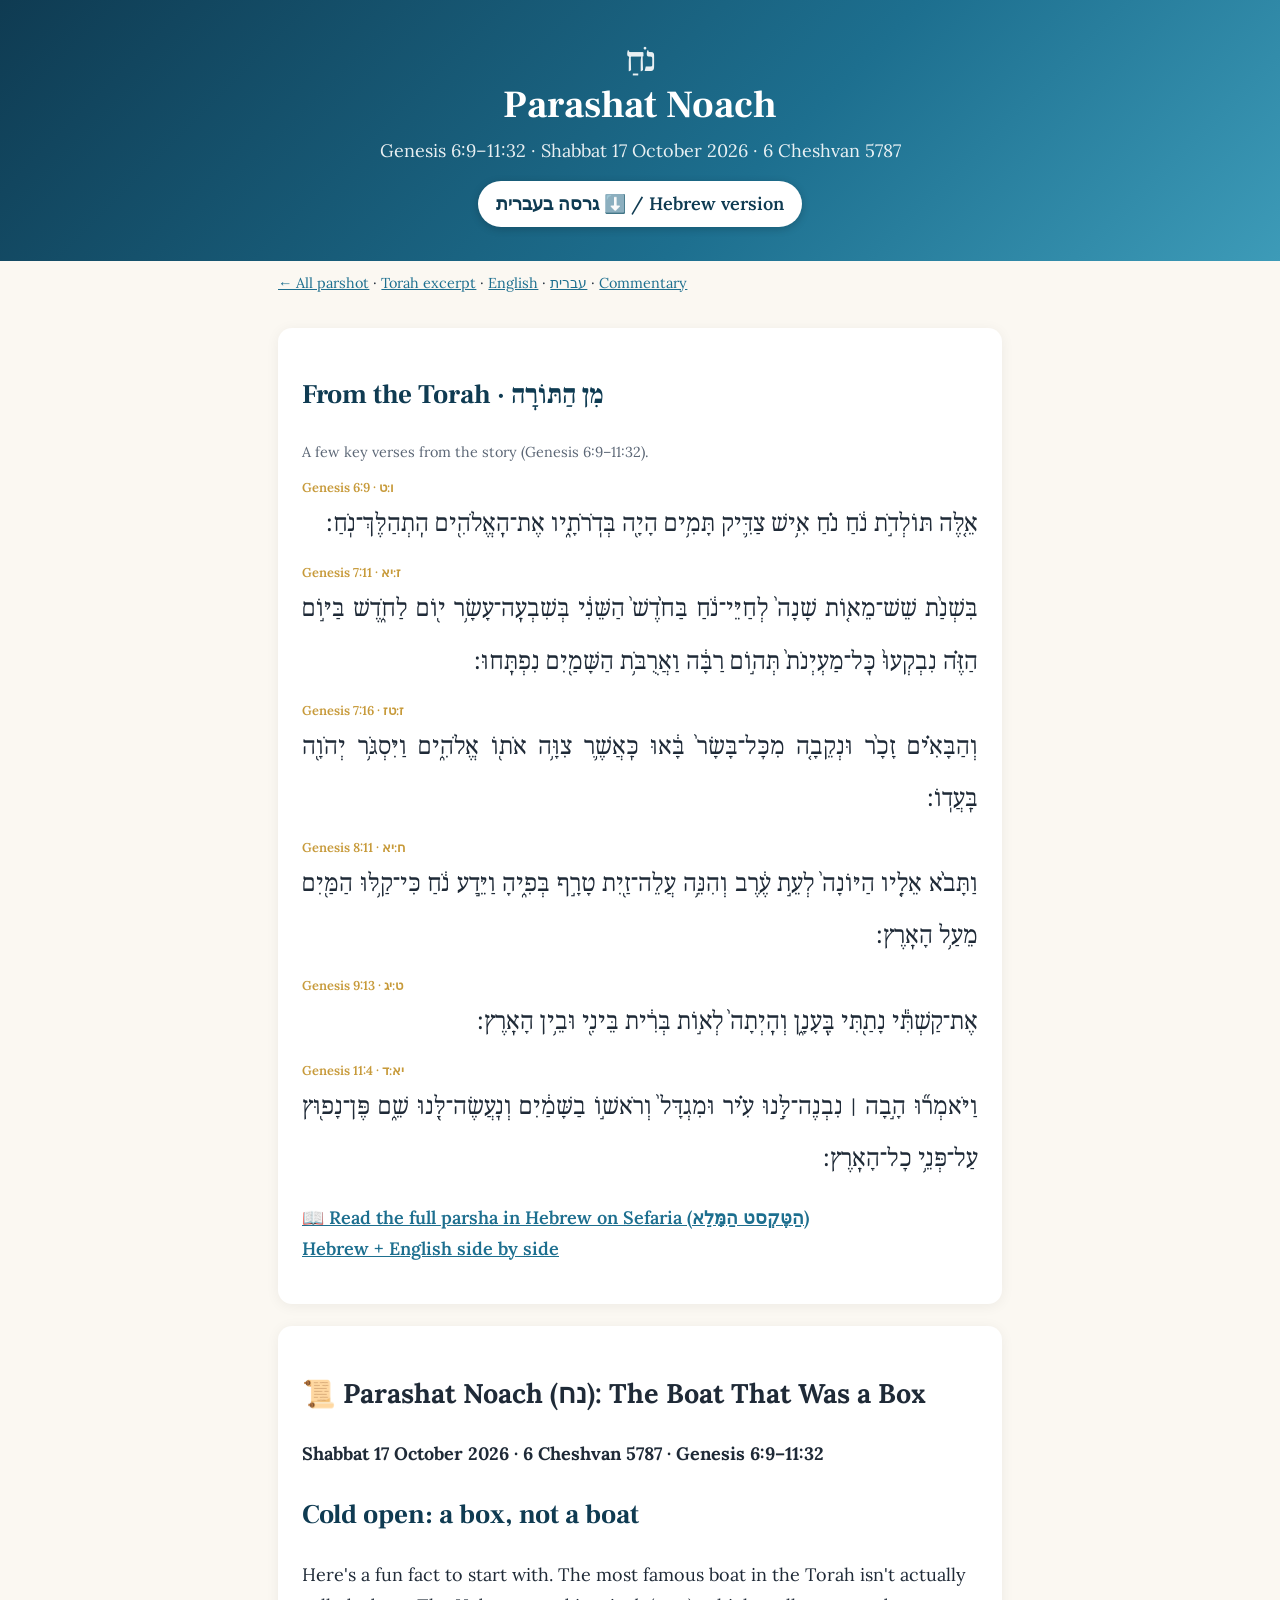
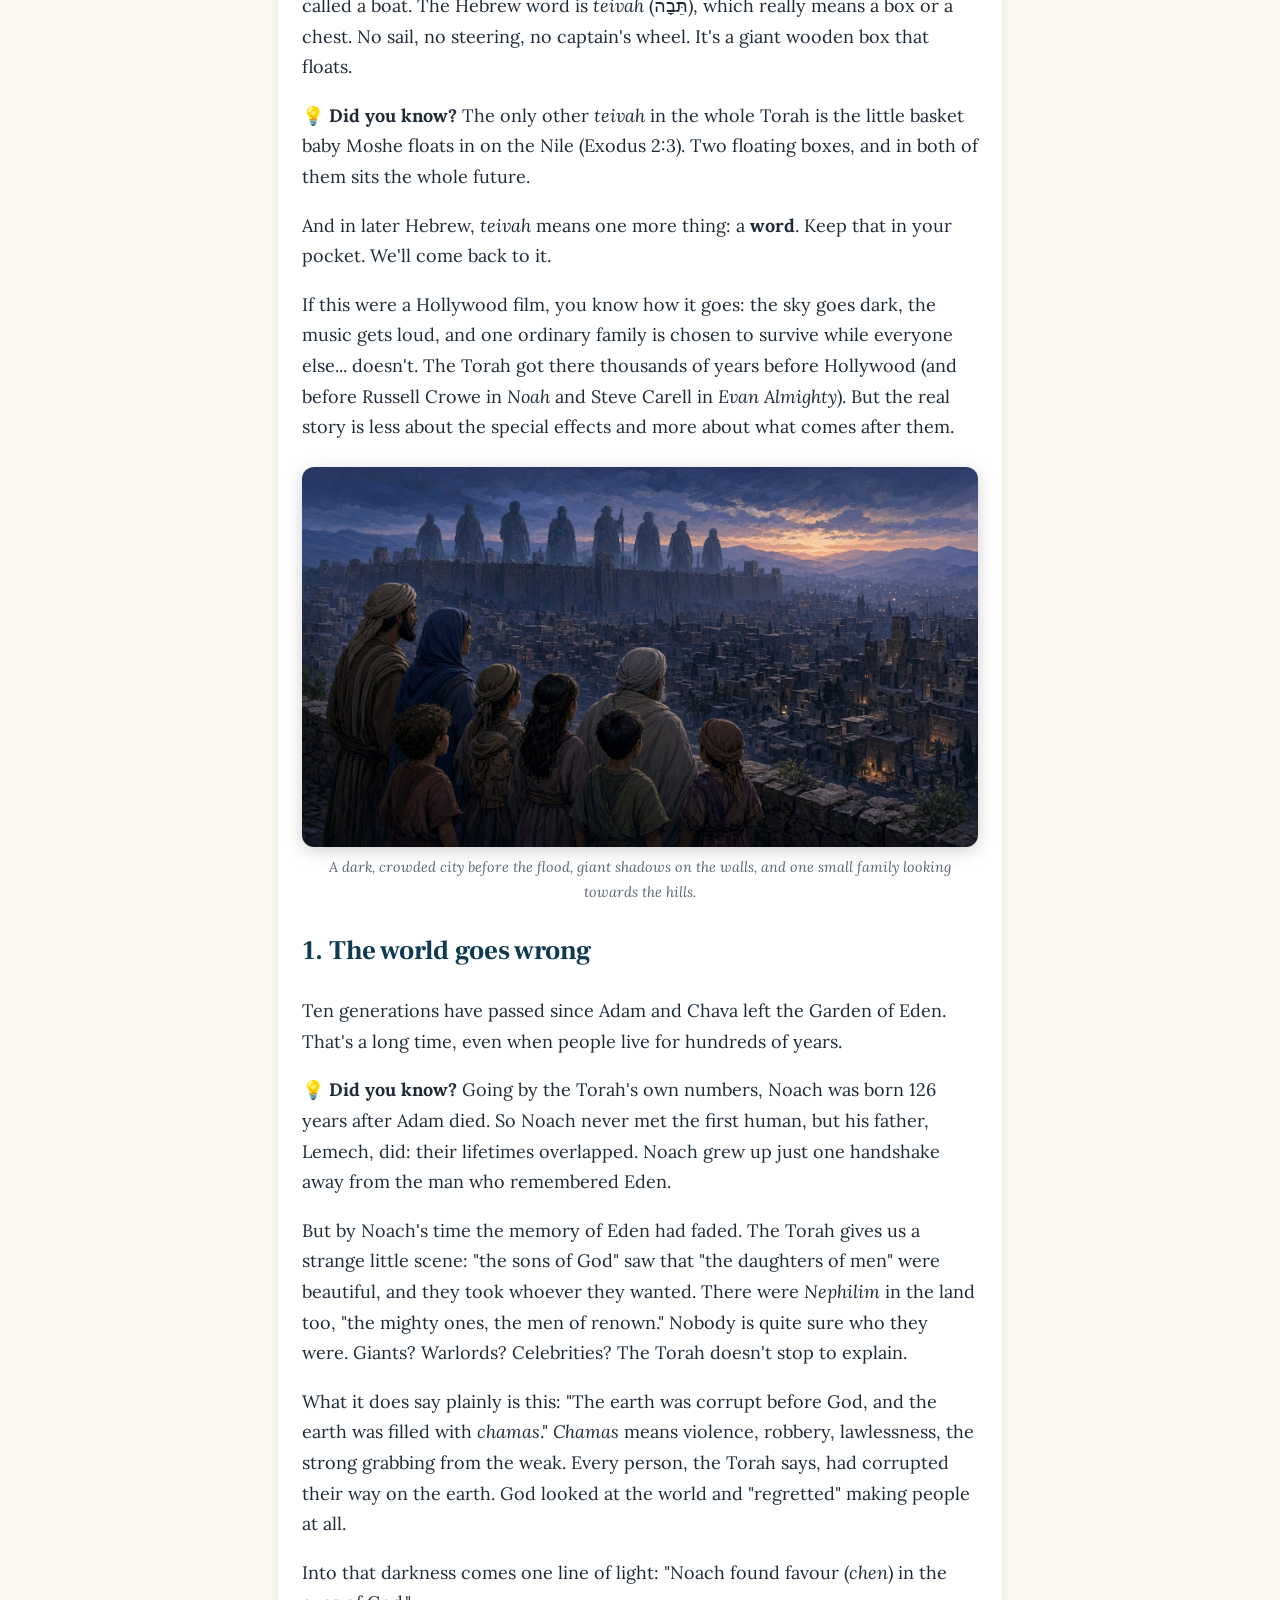
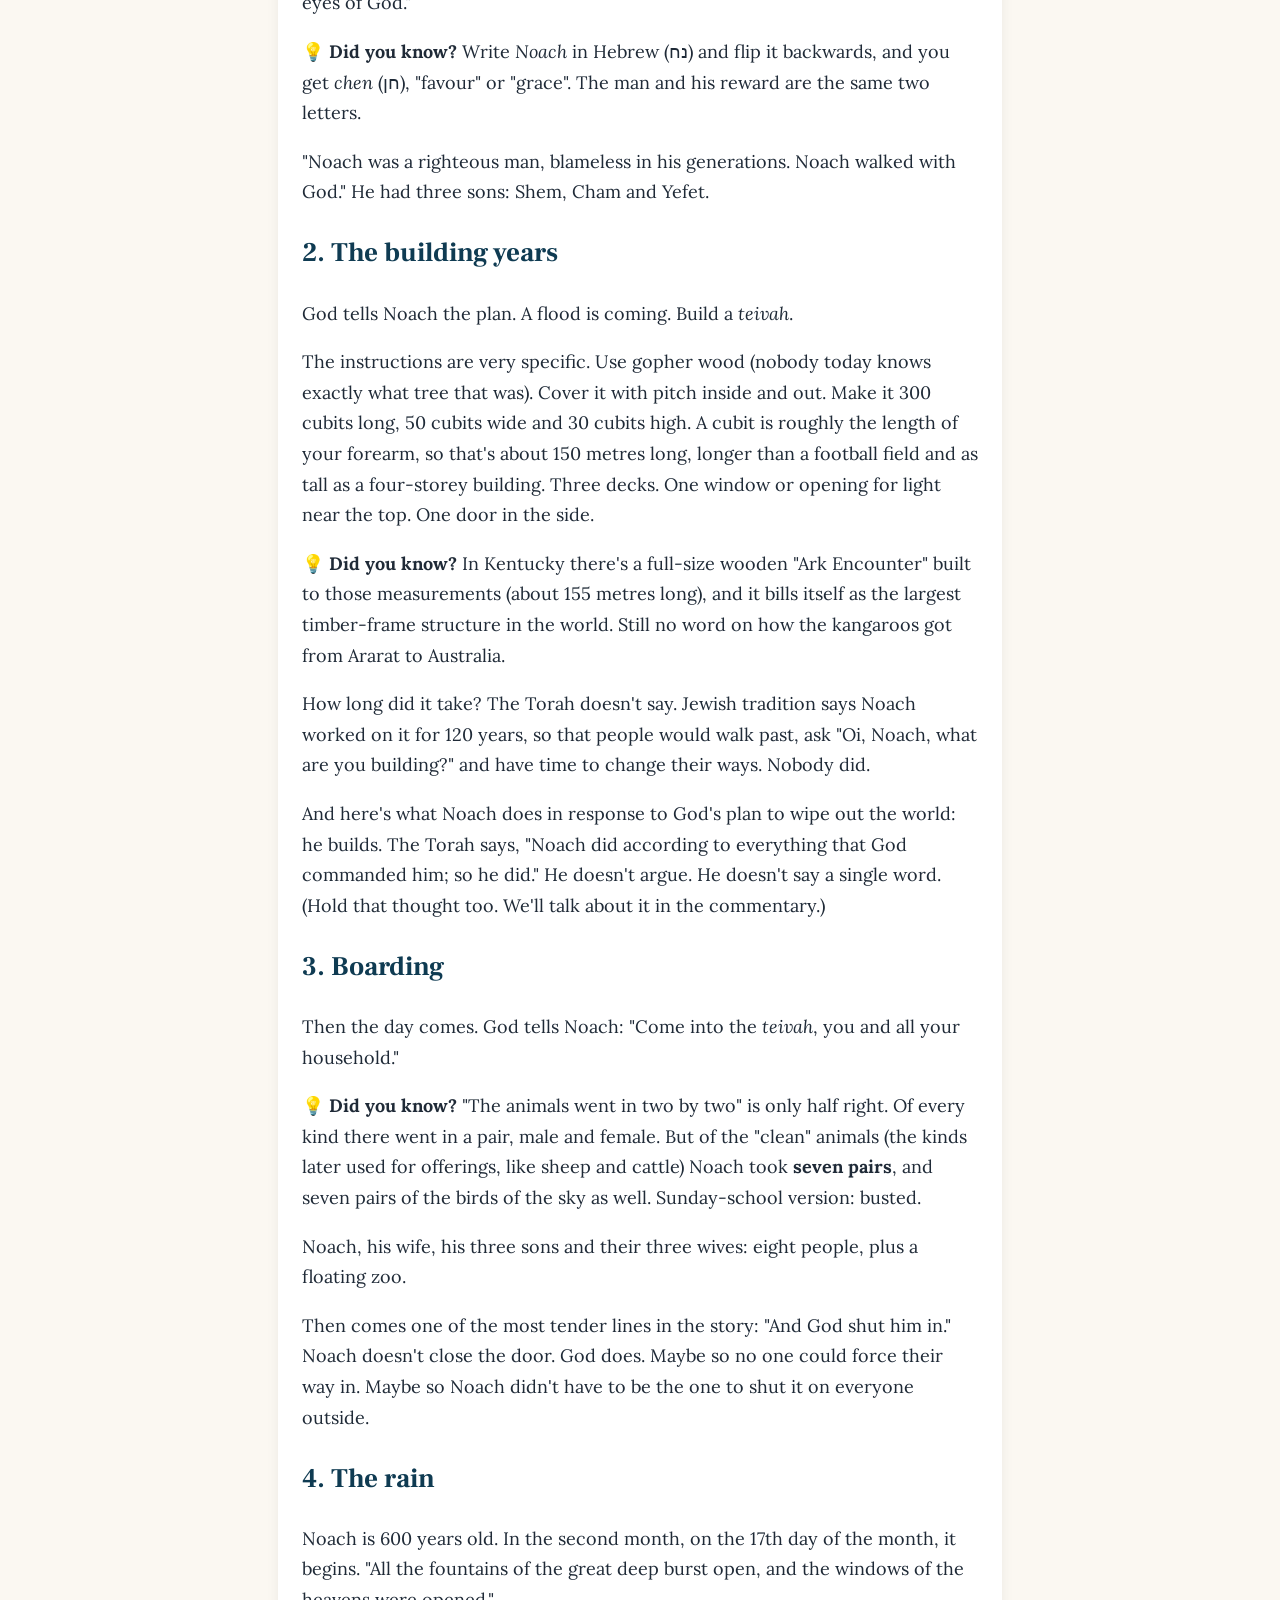
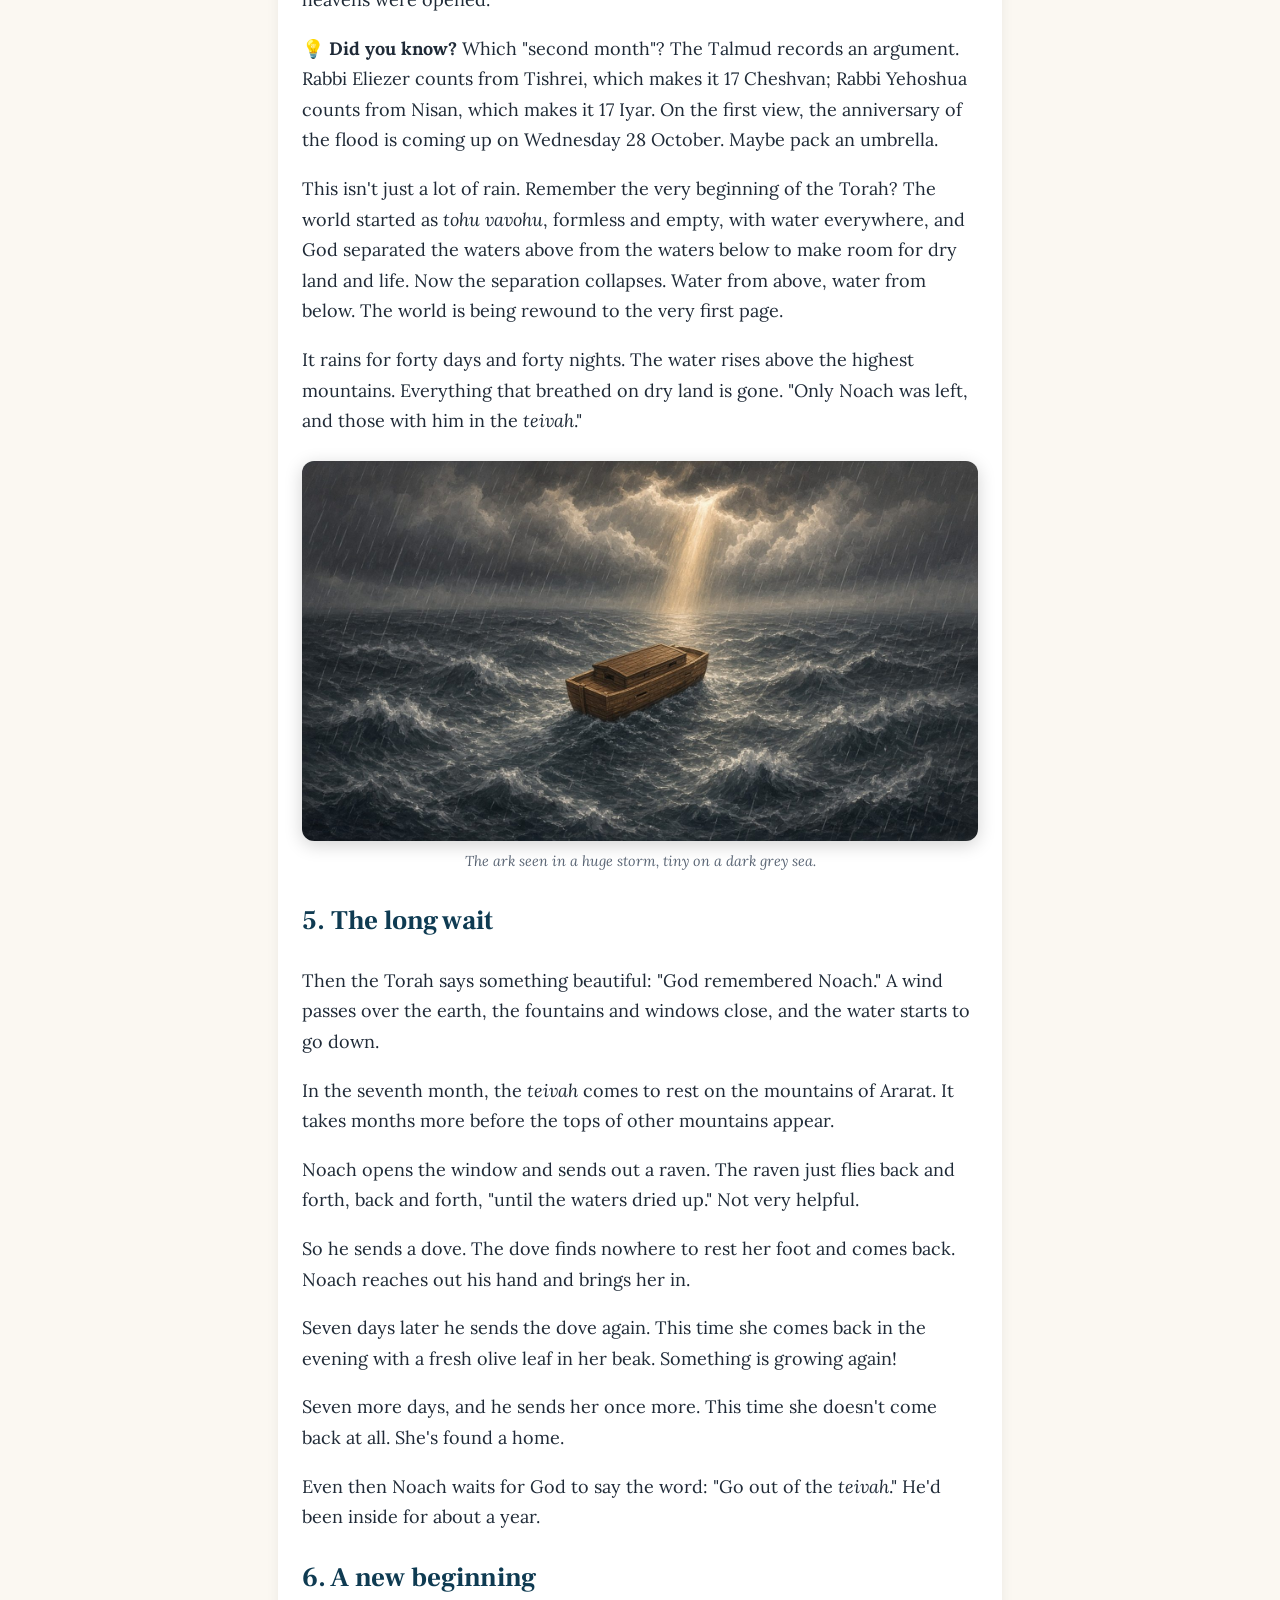
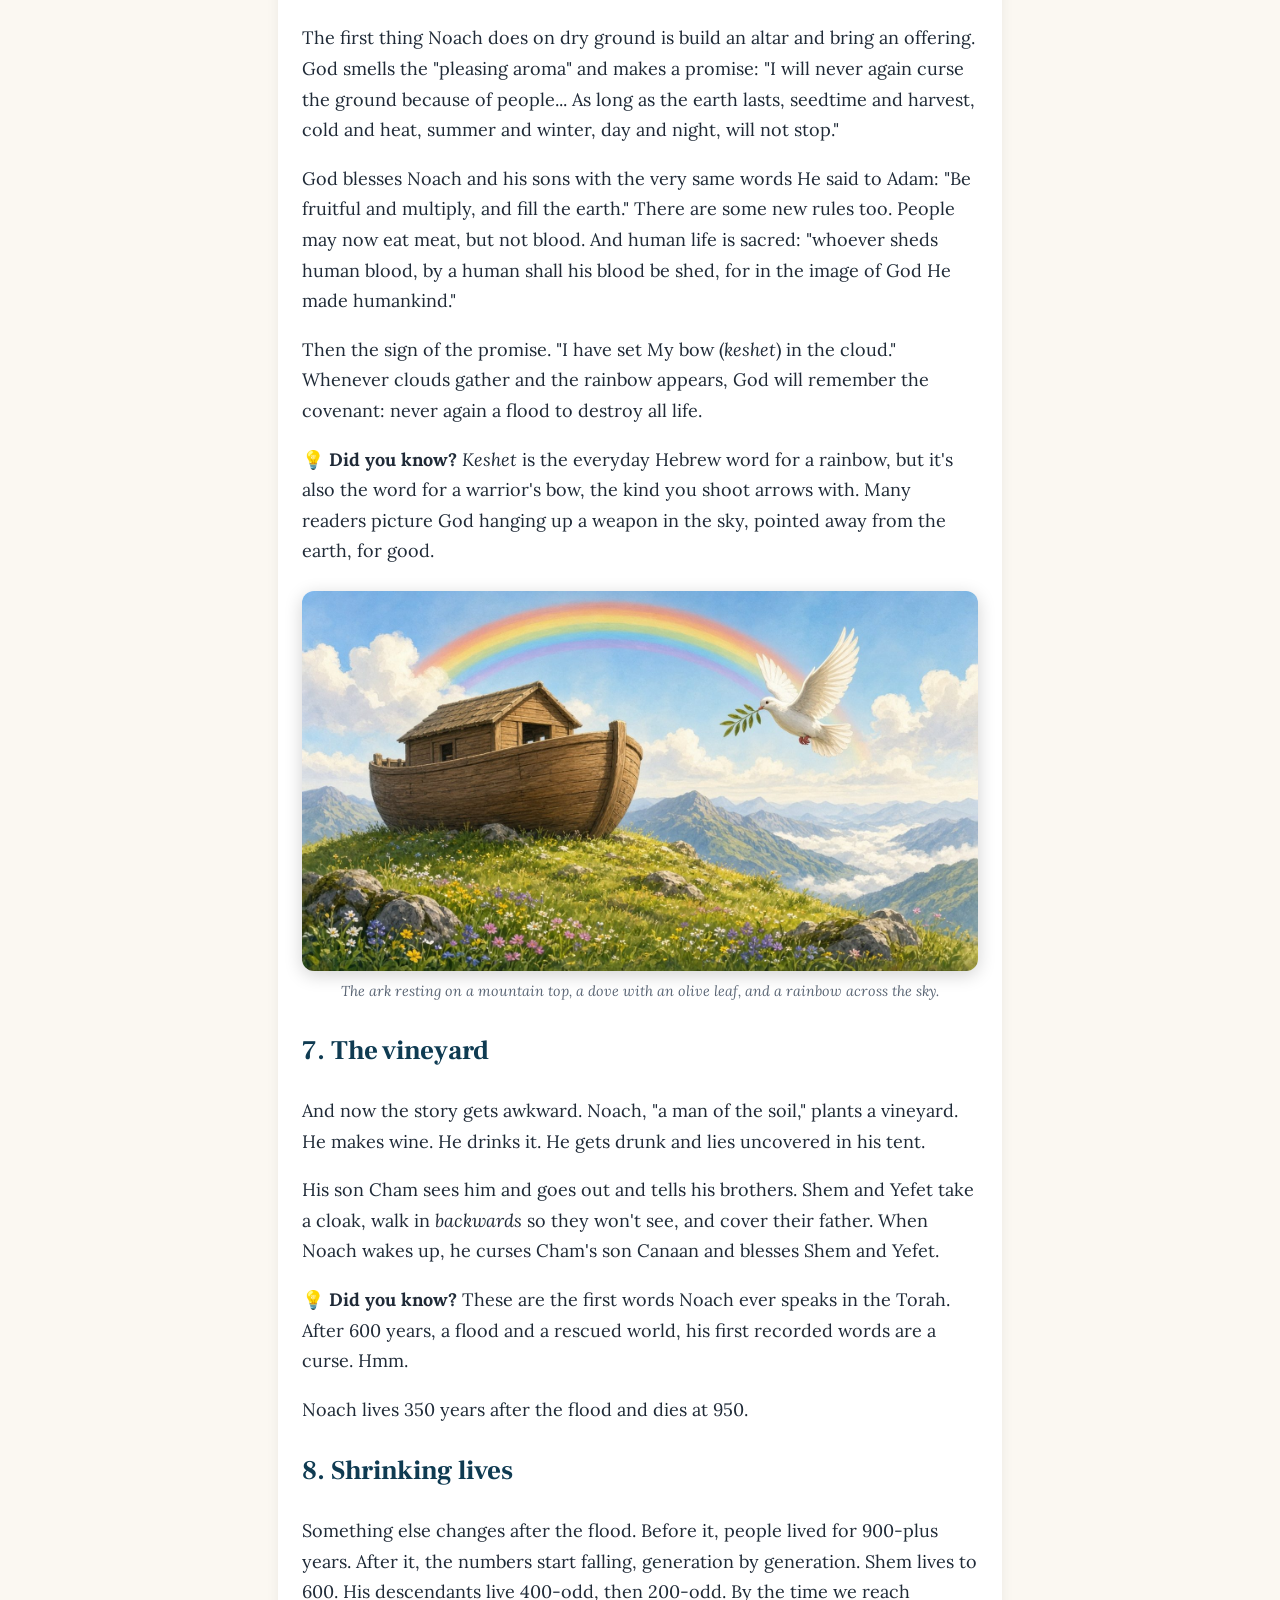
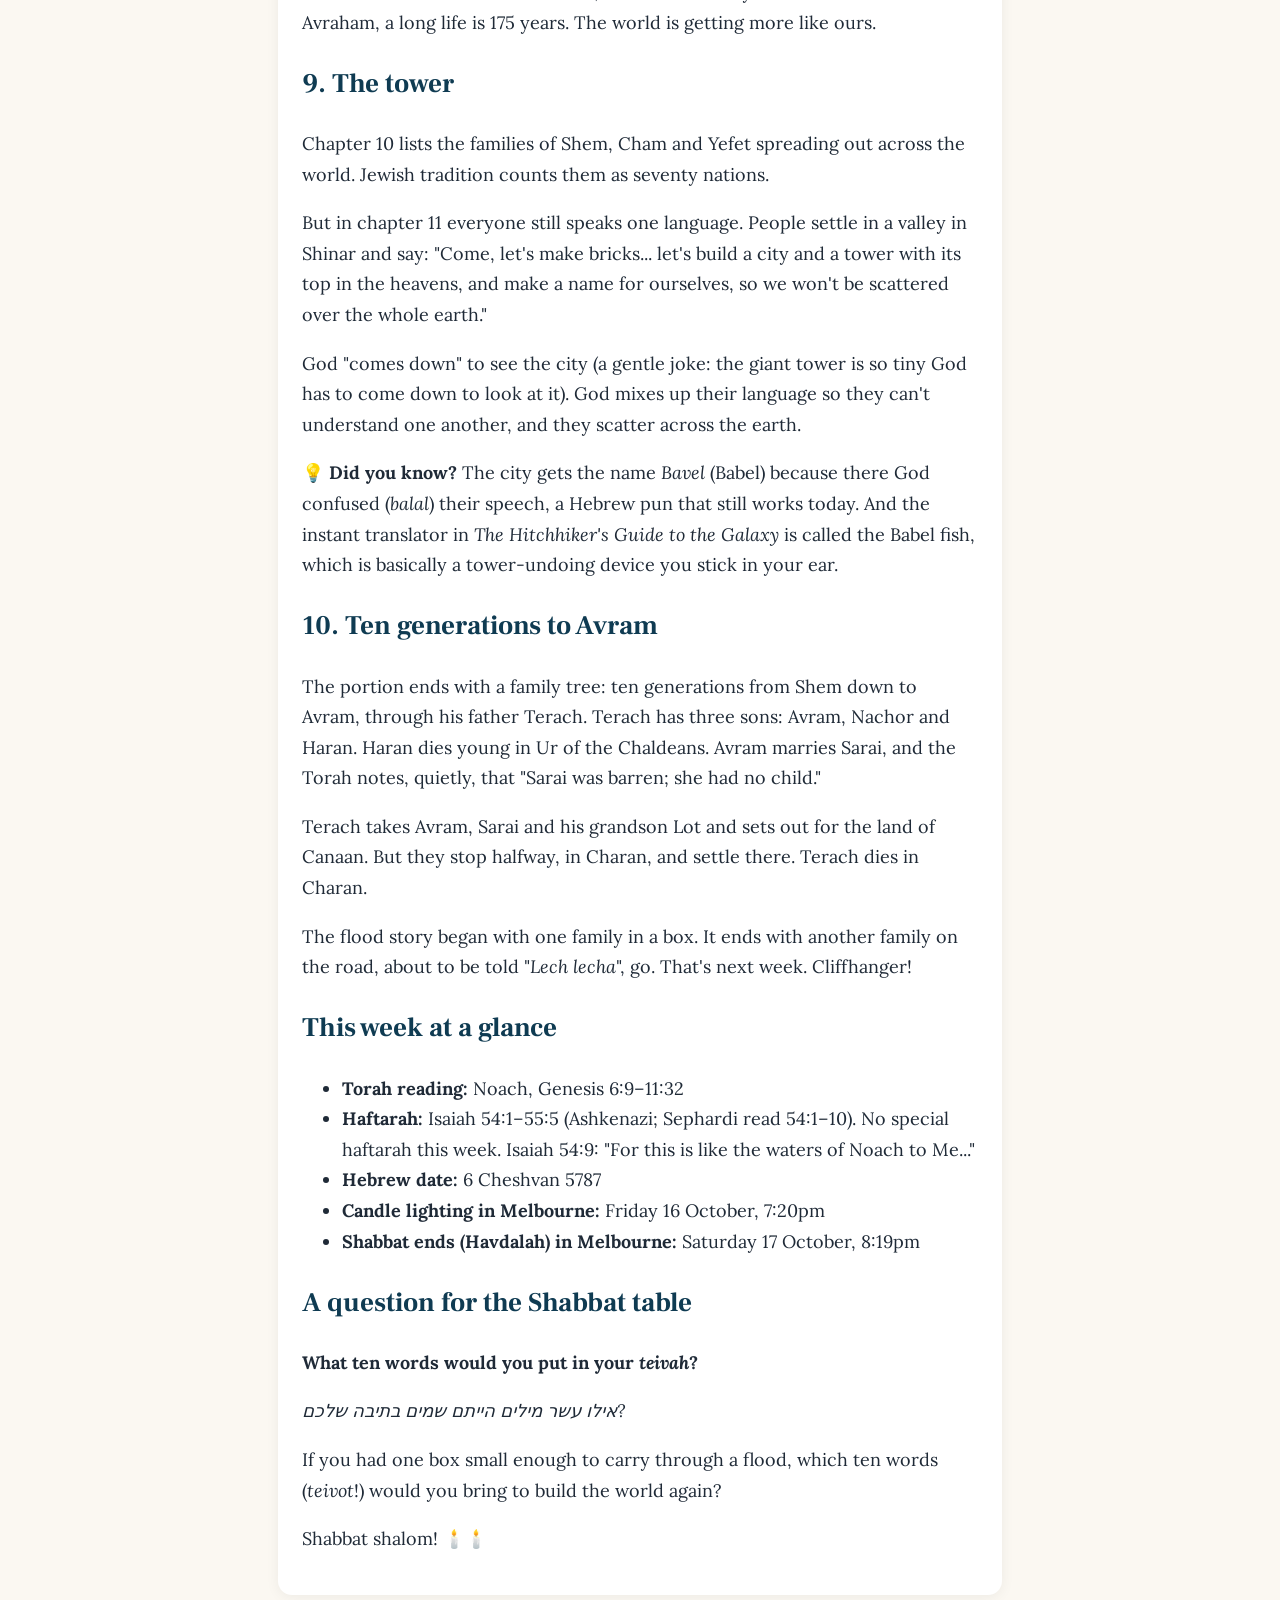
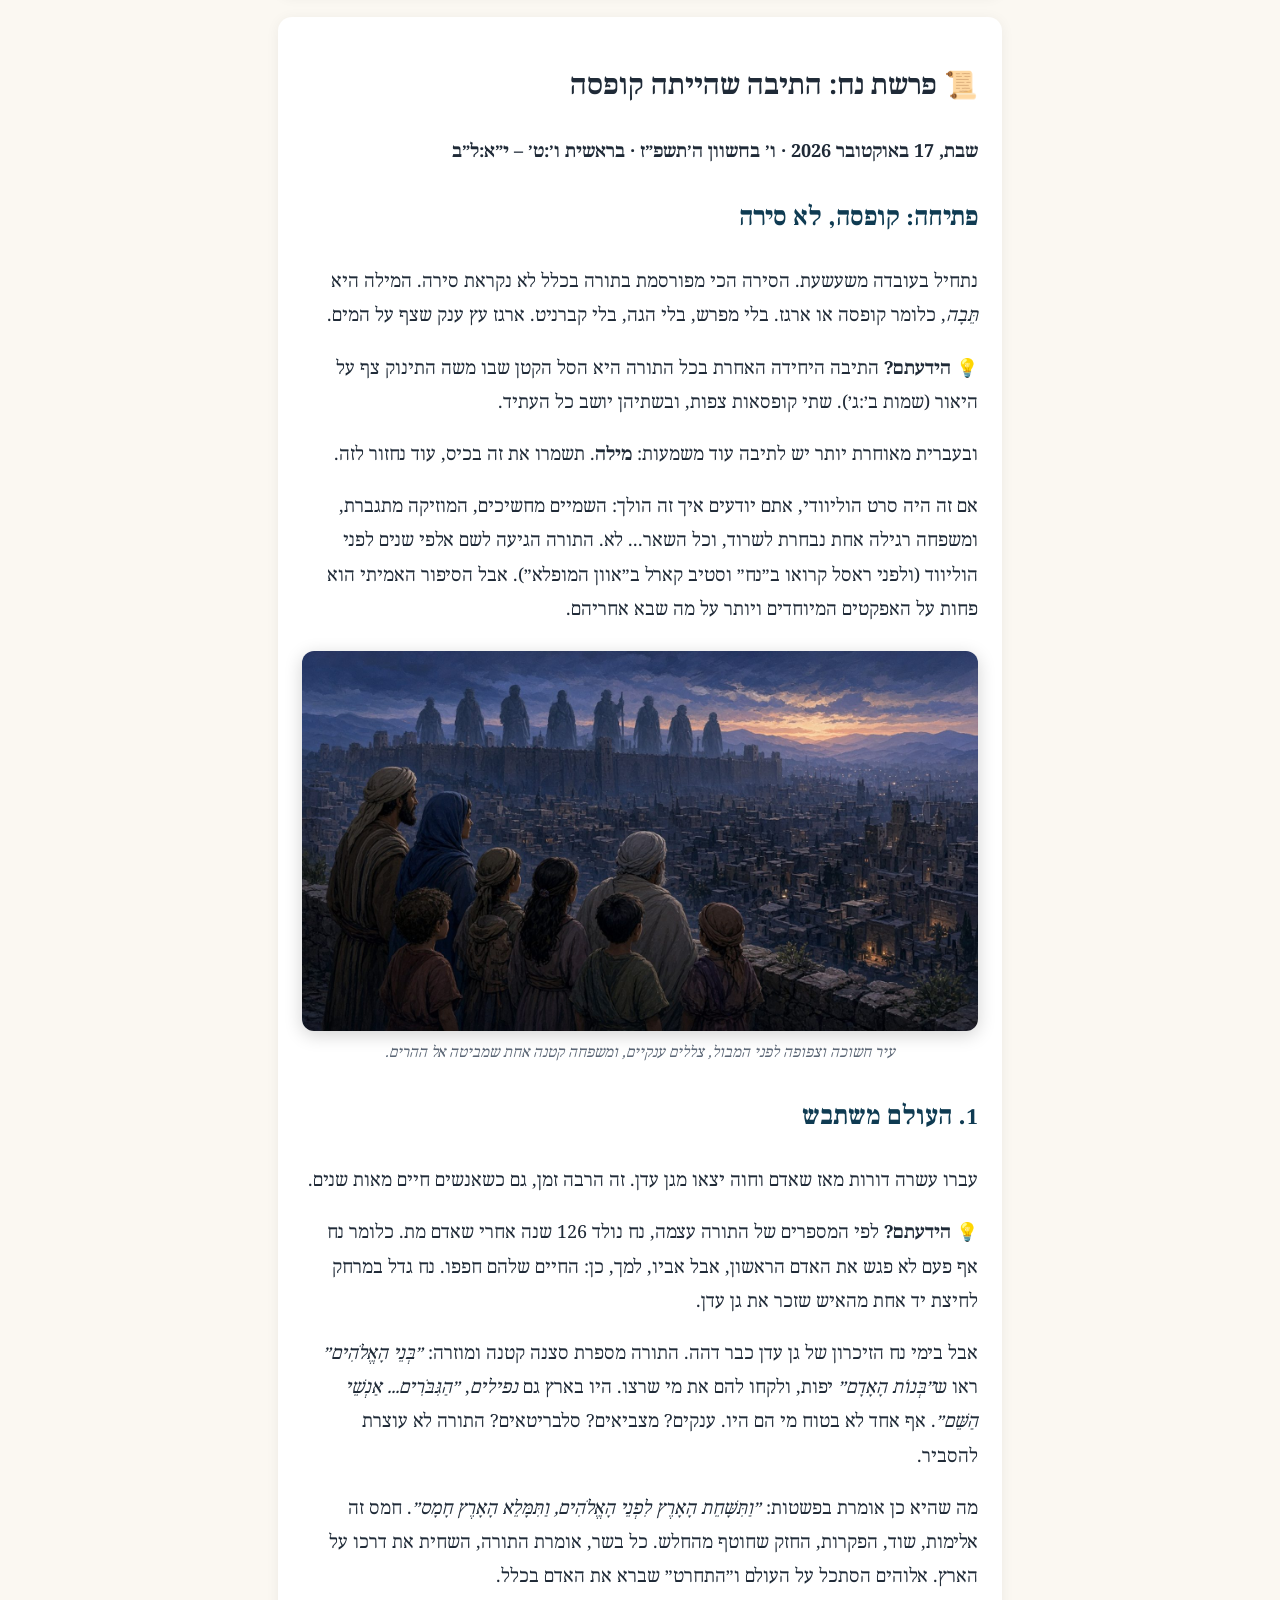
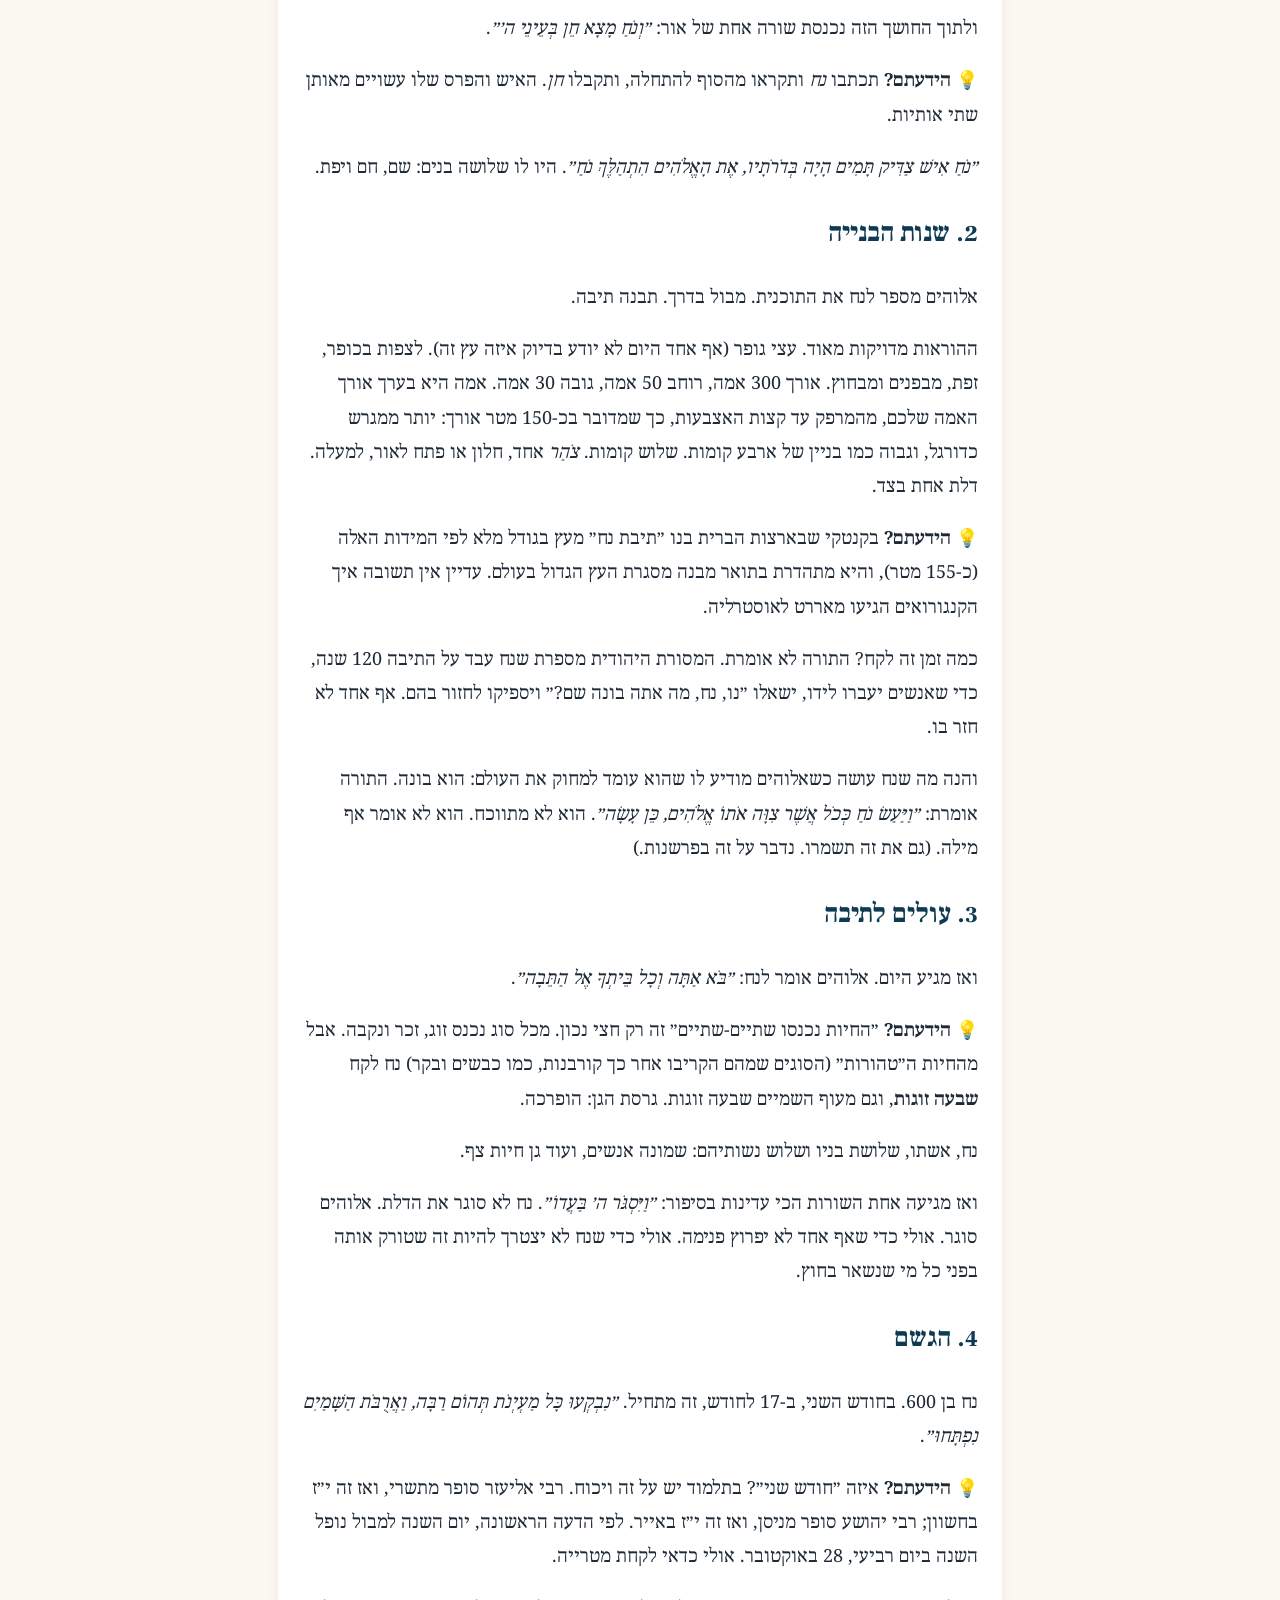
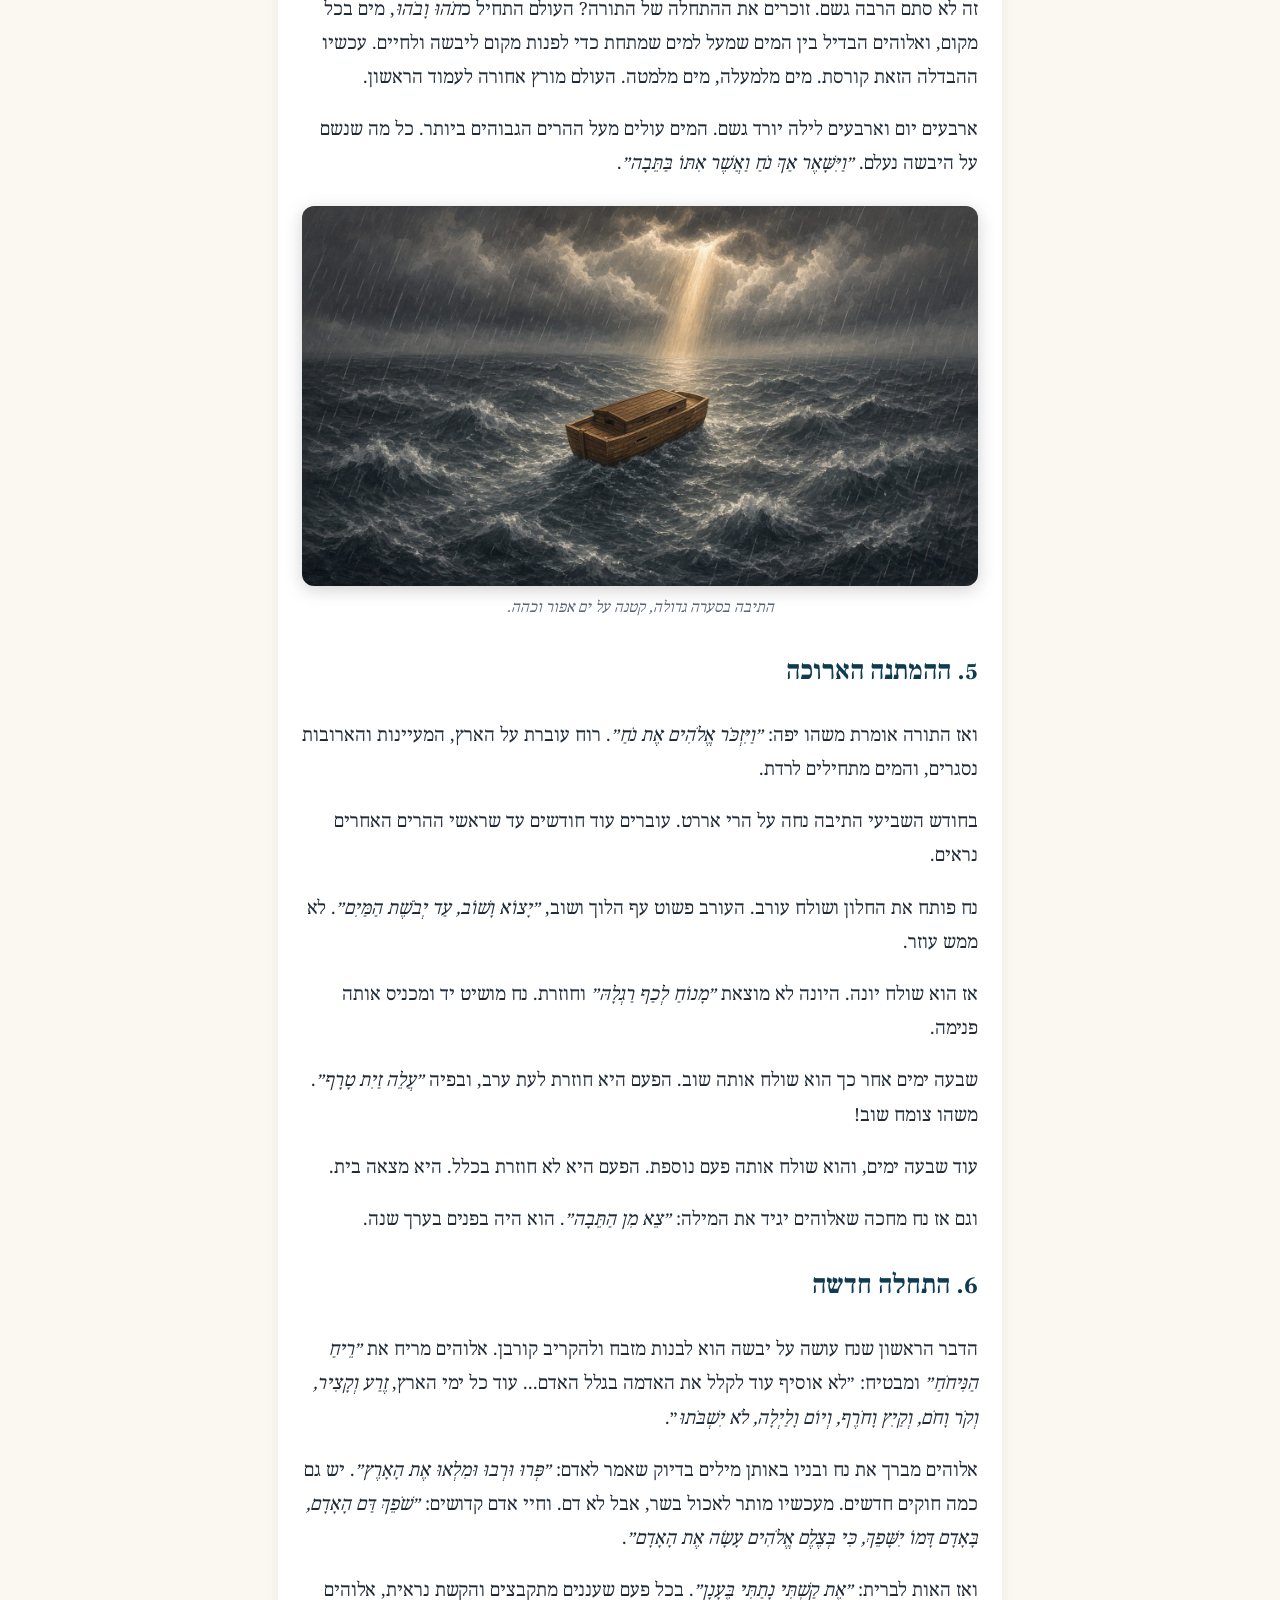
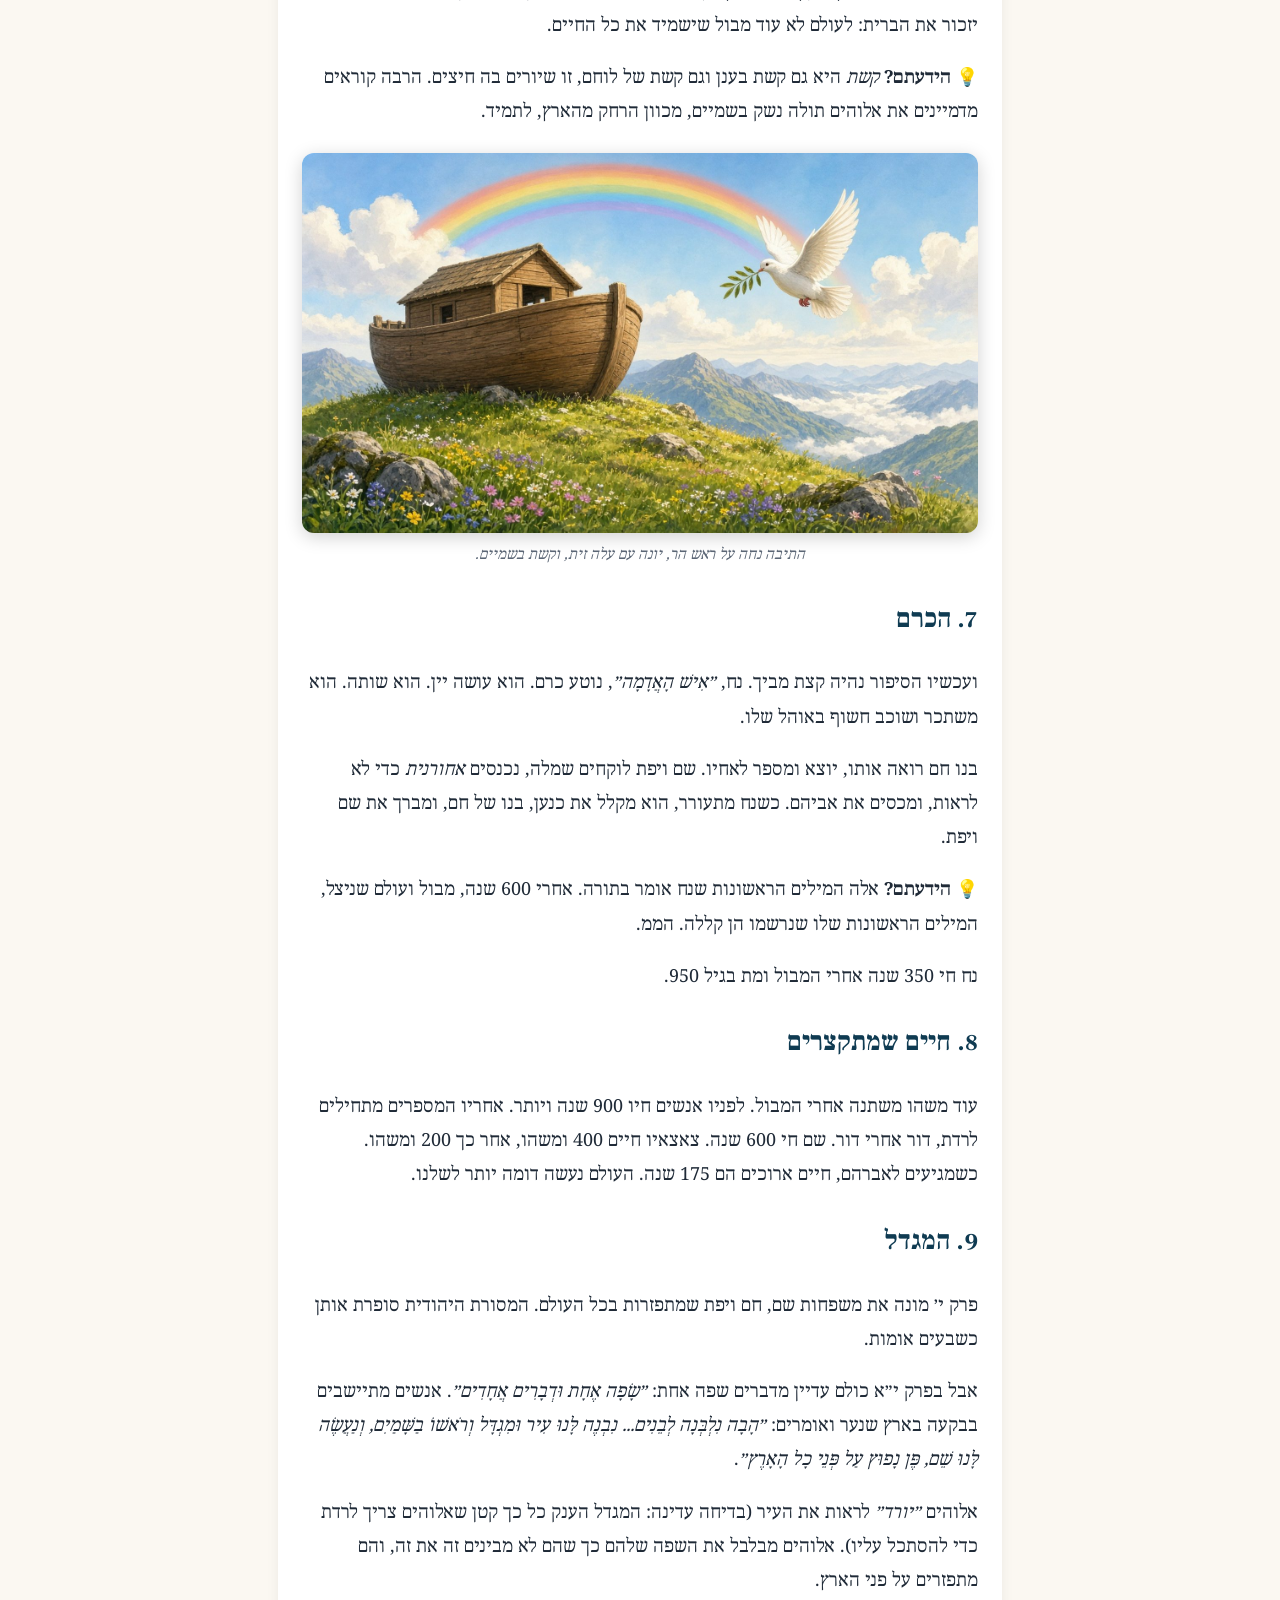
<file: parsha/noach.html>
<!doctype html><html lang="en"><head><meta charset="utf-8"><meta name="viewport" content="width=device-width,initial-scale=1">
<title>Noach · Family Parsha</title><link rel="stylesheet" href="../style.css"></head><body>
<header class="hero"><div class="wrap"><div class="he" lang="he">נֹחַ</div><h1>Parashat Noach</h1><p>Genesis 6:9–11:32 · Shabbat 17 October 2026 · 6 Cheshvan 5787</p><a class="hebtn" href="#story-he"><span lang="he">גרסה בעברית</span> ⬇️ / Hebrew version</a></div></header>
<div class="wrap"><nav><a href="../index.html">← All parshot</a> · <a href="#excerpt">Torah excerpt</a> · <a href="#story">English</a> · <a href="#story-he" lang="he">עברית</a> · <a href="#commentary">Commentary</a></nav>

<section id="excerpt"><h2>From the Torah · <span lang="he">מִן הַתּוֹרָה</span></h2><p class="note">A few key verses from the story (Genesis 6:9–11:32).</p>
<div class="hebrew"><div class="verse"><div class="ref"><span lang="en" dir="ltr">Genesis 6:9</span> · <span lang="he">ו:ט</span></div><p lang="he" dir="rtl">אֵ֚לֶּה תּוֹלְדֹ֣ת נֹ֔חַ נֹ֗חַ אִ֥ישׁ צַדִּ֛יק תָּמִ֥ים הָיָ֖ה בְּדֹֽרֹתָ֑יו אֶת־הָֽאֱלֹהִ֖ים הִֽתְהַלֶּךְ־נֹֽחַ׃</p></div><div class="verse"><div class="ref"><span lang="en" dir="ltr">Genesis 7:11</span> · <span lang="he">ז:יא</span></div><p lang="he" dir="rtl">בִּשְׁנַ֨ת שֵׁשׁ־מֵא֤וֹת שָׁנָה֙ לְחַיֵּי־נֹ֔חַ בַּחֹ֙דֶשׁ֙ הַשֵּׁנִ֔י בְּשִׁבְעָֽה־עָשָׂ֥ר י֖וֹם לַחֹ֑דֶשׁ בַּיּ֣וֹם הַזֶּ֗ה נִבְקְעוּ֙ כׇּֽל־מַעְיְנֹת֙ תְּה֣וֹם רַבָּ֔ה וַאֲרֻבֹּ֥ת הַשָּׁמַ֖יִם נִפְתָּֽחוּ׃</p></div><div class="verse"><div class="ref"><span lang="en" dir="ltr">Genesis 7:16</span> · <span lang="he">ז:טז</span></div><p lang="he" dir="rtl">וְהַבָּאִ֗ים זָכָ֨ר וּנְקֵבָ֤ה מִכׇּל־בָּשָׂר֙ בָּ֔אוּ כַּֽאֲשֶׁ֛ר צִוָּ֥ה אֹת֖וֹ אֱלֹהִ֑ים וַיִּסְגֹּ֥ר יְהֹוָ֖ה בַּֽעֲדֽוֹ׃</p></div><div class="verse"><div class="ref"><span lang="en" dir="ltr">Genesis 8:11</span> · <span lang="he">ח:יא</span></div><p lang="he" dir="rtl">וַתָּבֹ֨א אֵלָ֤יו הַיּוֹנָה֙ לְעֵ֣ת עֶ֔רֶב וְהִנֵּ֥ה עֲלֵה־זַ֖יִת טָרָ֣ף בְּפִ֑יהָ וַיֵּ֣דַע נֹ֔חַ כִּי־קַ֥לּוּ הַמַּ֖יִם מֵעַ֥ל הָאָֽרֶץ׃</p></div><div class="verse"><div class="ref"><span lang="en" dir="ltr">Genesis 9:13</span> · <span lang="he">ט:יג</span></div><p lang="he" dir="rtl">אֶת־קַשְׁתִּ֕י נָתַ֖תִּי בֶּֽעָנָ֑ן וְהָֽיְתָה֙ לְא֣וֹת בְּרִ֔ית בֵּינִ֖י וּבֵ֥ין הָאָֽרֶץ׃</p></div><div class="verse"><div class="ref"><span lang="en" dir="ltr">Genesis 11:4</span> · <span lang="he">יא:ד</span></div><p lang="he" dir="rtl">וַיֹּאמְר֞וּ הָ֣בָה ׀ נִבְנֶה־לָּ֣נוּ עִ֗יר וּמִגְדָּל֙ וְרֹאשׁ֣וֹ בַשָּׁמַ֔יִם וְנַֽעֲשֶׂה־לָּ֖נוּ שֵׁ֑ם פֶּן־נָפ֖וּץ עַל־פְּנֵ֥י כׇל־הָאָֽרֶץ׃</p></div></div>
<p class="full"><a href="https://www.sefaria.org/Genesis.6.9-11.32?lang=he">📖 Read the full parsha in Hebrew on Sefaria <span lang="he">(הַטֶּקְסט הַמָּלֵא)</span></a><br><a href="https://www.sefaria.org/Genesis.6.9-11.32?lang=bi">Hebrew + English side by side</a></p></section>
<section id="story" lang="en"><h1>📜 Parashat Noach (נח): The Boat That Was a Box</h1>
<p><strong>Shabbat 17 October 2026 · 6 Cheshvan 5787 · Genesis 6:9–11:32</strong></p>
<h2>Cold open: a box, not a boat</h2>
<p>Here's a fun fact to start with. The most famous boat in the Torah isn't actually called a boat. The Hebrew word is <em>teivah</em> (תֵּבָה), which really means a box or a chest. No sail, no steering, no captain's wheel. It's a giant wooden box that floats.</p>
<p>💡 <strong>Did you know?</strong> The only other <em>teivah</em> in the whole Torah is the little basket baby Moshe floats in on the Nile (Exodus 2:3). Two floating boxes, and in both of them sits the whole future.</p>
<p>And in later Hebrew, <em>teivah</em> means one more thing: a <strong>word</strong>. Keep that in your pocket. We'll come back to it.</p>
<p>If this were a Hollywood film, you know how it goes: the sky goes dark, the music gets loud, and one ordinary family is chosen to survive while everyone else... doesn't. The Torah got there thousands of years before Hollywood (and before Russell Crowe in <em>Noah</em> and Steve Carell in <em>Evan Almighty</em>). But the real story is less about the special effects and more about what comes after them.</p>
<figure class="story-img"><img src="../images/noach/noach-1.jpg" alt="A dark, crowded city before the flood, giant shadows on the walls, and one small family looking towards the hills." loading="lazy" width="1600" height="900"><figcaption>A dark, crowded city before the flood, giant shadows on the walls, and one small family looking towards the hills.</figcaption></figure>

<h2>1. The world goes wrong</h2>
<p>Ten generations have passed since Adam and Chava left the Garden of Eden. That's a long time, even when people live for hundreds of years.</p>
<p>💡 <strong>Did you know?</strong> Going by the Torah's own numbers, Noach was born 126 years after Adam died. So Noach never met the first human, but his father, Lemech, did: their lifetimes overlapped. Noach grew up just one handshake away from the man who remembered Eden.</p>
<p>But by Noach's time the memory of Eden had faded. The Torah gives us a strange little scene: "the sons of God" saw that "the daughters of men" were beautiful, and they took whoever they wanted. There were <em>Nephilim</em> in the land too, "the mighty ones, the men of renown." Nobody is quite sure who they were. Giants? Warlords? Celebrities? The Torah doesn't stop to explain.</p>
<p>What it does say plainly is this: "The earth was corrupt before God, and the earth was filled with <em>chamas</em>." <em>Chamas</em> means violence, robbery, lawlessness, the strong grabbing from the weak. Every person, the Torah says, had corrupted their way on the earth. God looked at the world and "regretted" making people at all.</p>
<p>Into that darkness comes one line of light: "Noach found favour (<em>chen</em>) in the eyes of God."</p>
<p>💡 <strong>Did you know?</strong> Write <em>Noach</em> in Hebrew (נח) and flip it backwards, and you get <em>chen</em> (חן), "favour" or "grace". The man and his reward are the same two letters.</p>
<p>"Noach was a righteous man, blameless in his generations. Noach walked with God." He had three sons: Shem, Cham and Yefet.</p>
<h2>2. The building years</h2>
<p>God tells Noach the plan. A flood is coming. Build a <em>teivah</em>.</p>
<p>The instructions are very specific. Use gopher wood (nobody today knows exactly what tree that was). Cover it with pitch inside and out. Make it 300 cubits long, 50 cubits wide and 30 cubits high. A cubit is roughly the length of your forearm, so that's about 150 metres long, longer than a football field and as tall as a four-storey building. Three decks. One window or opening for light near the top. One door in the side.</p>
<p>💡 <strong>Did you know?</strong> In Kentucky there's a full-size wooden "Ark Encounter" built to those measurements (about 155 metres long), and it bills itself as the largest timber-frame structure in the world. Still no word on how the kangaroos got from Ararat to Australia.</p>
<p>How long did it take? The Torah doesn't say. Jewish tradition says Noach worked on it for 120 years, so that people would walk past, ask "Oi, Noach, what are you building?" and have time to change their ways. Nobody did.</p>
<p>And here's what Noach does in response to God's plan to wipe out the world: he builds. The Torah says, "Noach did according to everything that God commanded him; so he did." He doesn't argue. He doesn't say a single word. (Hold that thought too. We'll talk about it in the commentary.)</p>
<h2>3. Boarding</h2>
<p>Then the day comes. God tells Noach: "Come into the <em>teivah</em>, you and all your household."</p>
<p>💡 <strong>Did you know?</strong> "The animals went in two by two" is only half right. Of every kind there went in a pair, male and female. But of the "clean" animals (the kinds later used for offerings, like sheep and cattle) Noach took <strong>seven pairs</strong>, and seven pairs of the birds of the sky as well. Sunday-school version: busted.</p>
<p>Noach, his wife, his three sons and their three wives: eight people, plus a floating zoo.</p>
<p>Then comes one of the most tender lines in the story: "And God shut him in." Noach doesn't close the door. God does. Maybe so no one could force their way in. Maybe so Noach didn't have to be the one to shut it on everyone outside.</p>
<h2>4. The rain</h2>
<p>Noach is 600 years old. In the second month, on the 17th day of the month, it begins. "All the fountains of the great deep burst open, and the windows of the heavens were opened."</p>
<p>💡 <strong>Did you know?</strong> Which "second month"? The Talmud records an argument. Rabbi Eliezer counts from Tishrei, which makes it 17 Cheshvan; Rabbi Yehoshua counts from Nisan, which makes it 17 Iyar. On the first view, the anniversary of the flood is coming up on Wednesday 28 October. Maybe pack an umbrella.</p>
<p>This isn't just a lot of rain. Remember the very beginning of the Torah? The world started as <em>tohu vavohu</em>, formless and empty, with water everywhere, and God separated the waters above from the waters below to make room for dry land and life. Now the separation collapses. Water from above, water from below. The world is being rewound to the very first page.</p>
<p>It rains for forty days and forty nights. The water rises above the highest mountains. Everything that breathed on dry land is gone. "Only Noach was left, and those with him in the <em>teivah</em>."</p>
<figure class="story-img"><img src="../images/noach/noach-2.jpg" alt="The ark seen in a huge storm, tiny on a dark grey sea." loading="lazy" width="1600" height="900"><figcaption>The ark seen in a huge storm, tiny on a dark grey sea.</figcaption></figure>

<h2>5. The long wait</h2>
<p>Then the Torah says something beautiful: "God remembered Noach." A wind passes over the earth, the fountains and windows close, and the water starts to go down.</p>
<p>In the seventh month, the <em>teivah</em> comes to rest on the mountains of Ararat. It takes months more before the tops of other mountains appear.</p>
<p>Noach opens the window and sends out a raven. The raven just flies back and forth, back and forth, "until the waters dried up." Not very helpful.</p>
<p>So he sends a dove. The dove finds nowhere to rest her foot and comes back. Noach reaches out his hand and brings her in.</p>
<p>Seven days later he sends the dove again. This time she comes back in the evening with a fresh olive leaf in her beak. Something is growing again!</p>
<p>Seven more days, and he sends her once more. This time she doesn't come back at all. She's found a home.</p>
<p>Even then Noach waits for God to say the word: "Go out of the <em>teivah</em>." He'd been inside for about a year.</p>
<h2>6. A new beginning</h2>
<p>The first thing Noach does on dry ground is build an altar and bring an offering. God smells the "pleasing aroma" and makes a promise: "I will never again curse the ground because of people... As long as the earth lasts, seedtime and harvest, cold and heat, summer and winter, day and night, will not stop."</p>
<p>God blesses Noach and his sons with the very same words He said to Adam: "Be fruitful and multiply, and fill the earth." There are some new rules too. People may now eat meat, but not blood. And human life is sacred: "whoever sheds human blood, by a human shall his blood be shed, for in the image of God He made humankind."</p>
<p>Then the sign of the promise. "I have set My bow (<em>keshet</em>) in the cloud." Whenever clouds gather and the rainbow appears, God will remember the covenant: never again a flood to destroy all life.</p>
<p>💡 <strong>Did you know?</strong> <em>Keshet</em> is the everyday Hebrew word for a rainbow, but it's also the word for a warrior's bow, the kind you shoot arrows with. Many readers picture God hanging up a weapon in the sky, pointed away from the earth, for good.</p>
<figure class="story-img"><img src="../images/noach/noach-3.jpg" alt="The ark resting on a mountain top, a dove with an olive leaf, and a rainbow across the sky." loading="lazy" width="1600" height="900"><figcaption>The ark resting on a mountain top, a dove with an olive leaf, and a rainbow across the sky.</figcaption></figure>

<h2>7. The vineyard</h2>
<p>And now the story gets awkward. Noach, "a man of the soil," plants a vineyard. He makes wine. He drinks it. He gets drunk and lies uncovered in his tent.</p>
<p>His son Cham sees him and goes out and tells his brothers. Shem and Yefet take a cloak, walk in <em>backwards</em> so they won't see, and cover their father. When Noach wakes up, he curses Cham's son Canaan and blesses Shem and Yefet.</p>
<p>💡 <strong>Did you know?</strong> These are the first words Noach ever speaks in the Torah. After 600 years, a flood and a rescued world, his first recorded words are a curse. Hmm.</p>
<p>Noach lives 350 years after the flood and dies at 950.</p>
<h2>8. Shrinking lives</h2>
<p>Something else changes after the flood. Before it, people lived for 900-plus years. After it, the numbers start falling, generation by generation. Shem lives to 600. His descendants live 400-odd, then 200-odd. By the time we reach Avraham, a long life is 175 years. The world is getting more like ours.</p>
<h2>9. The tower</h2>
<p>Chapter 10 lists the families of Shem, Cham and Yefet spreading out across the world. Jewish tradition counts them as seventy nations.</p>
<p>But in chapter 11 everyone still speaks one language. People settle in a valley in Shinar and say: "Come, let's make bricks... let's build a city and a tower with its top in the heavens, and make a name for ourselves, so we won't be scattered over the whole earth."</p>
<p>God "comes down" to see the city (a gentle joke: the giant tower is so tiny God has to come down to look at it). God mixes up their language so they can't understand one another, and they scatter across the earth.</p>
<p>💡 <strong>Did you know?</strong> The city gets the name <em>Bavel</em> (Babel) because there God confused (<em>balal</em>) their speech, a Hebrew pun that still works today. And the instant translator in <em>The Hitchhiker's Guide to the Galaxy</em> is called the Babel fish, which is basically a tower-undoing device you stick in your ear.</p>
<h2>10. Ten generations to Avram</h2>
<p>The portion ends with a family tree: ten generations from Shem down to Avram, through his father Terach. Terach has three sons: Avram, Nachor and Haran. Haran dies young in Ur of the Chaldeans. Avram marries Sarai, and the Torah notes, quietly, that "Sarai was barren; she had no child."</p>
<p>Terach takes Avram, Sarai and his grandson Lot and sets out for the land of Canaan. But they stop halfway, in Charan, and settle there. Terach dies in Charan.</p>
<p>The flood story began with one family in a box. It ends with another family on the road, about to be told "<em>Lech lecha</em>", go. That's next week. Cliffhanger!</p>
<h2>This week at a glance</h2>
<ul>
<li><strong>Torah reading:</strong> Noach, Genesis 6:9–11:32</li>
<li><strong>Haftarah:</strong> Isaiah 54:1–55:5 (Ashkenazi; Sephardi read 54:1–10). No special haftarah this week. Isaiah 54:9: "For this is like the waters of Noach to Me..."</li>
<li><strong>Hebrew date:</strong> 6 Cheshvan 5787</li>
<li><strong>Candle lighting in Melbourne:</strong> Friday 16 October, 7:20pm</li>
<li><strong>Shabbat ends (Havdalah) in Melbourne:</strong> Saturday 17 October, 8:19pm</li>
</ul>
<h2>A question for the Shabbat table</h2>
<p><strong>What ten words would you put in your <em>teivah</em>?</strong></p>
<p><em>אילו עשר מילים הייתם שמים בתיבה שלכם?</em></p>
<p>If you had one box small enough to carry through a flood, which ten words (<em>teivot</em>!) would you bring to build the world again?</p>
<p>Shabbat shalom! 🕯️🕯️</p></section>
<section id="story-he" class="he-story" lang="he" dir="rtl"><h1>📜 פרשת נח: התיבה שהייתה קופסה</h1>
<p><strong>שבת, 17 באוקטובר 2026 · ו׳ בחשוון ה׳תשפ״ז · בראשית ו׳:ט׳ – י״א:ל״ב</strong></p>
<h2>פתיחה: קופסה, לא סירה</h2>
<p>נתחיל בעובדה משעשעת. הסירה הכי מפורסמת בתורה בכלל לא נקראת סירה. המילה היא <em>תֵּבָה</em>, כלומר קופסה או ארגז. בלי מפרש, בלי הגה, בלי קברניט. ארגז עץ ענק שצף על המים.</p>
<p>💡 <strong>הידעתם?</strong> התיבה היחידה האחרת בכל התורה היא הסל הקטן שבו משה התינוק צף על היאור (שמות ב׳:ג׳). שתי קופסאות צפות, ובשתיהן יושב כל העתיד.</p>
<p>ובעברית מאוחרת יותר יש לתיבה עוד משמעות: <strong>מילה</strong>. תשמרו את זה בכיס, עוד נחזור לזה.</p>
<p>אם זה היה סרט הוליוודי, אתם יודעים איך זה הולך: השמיים מחשיכים, המוזיקה מתגברת, ומשפחה רגילה אחת נבחרת לשרוד, וכל השאר... לא. התורה הגיעה לשם אלפי שנים לפני הוליווד (ולפני ראסל קרואו ב״נח״ וסטיב קארל ב״אוון המופלא״). אבל הסיפור האמיתי הוא פחות על האפקטים המיוחדים ויותר על מה שבא אחריהם.</p>
<figure class="story-img"><img src="../images/noach/noach-1.jpg" alt="עיר חשוכה וצפופה לפני המבול, צללים ענקיים, ומשפחה קטנה אחת שמביטה אל ההרים." loading="lazy" width="1600" height="900"><figcaption>עיר חשוכה וצפופה לפני המבול, צללים ענקיים, ומשפחה קטנה אחת שמביטה אל ההרים.</figcaption></figure>

<h2>1. העולם משתבש</h2>
<p>עברו עשרה דורות מאז שאדם וחוה יצאו מגן עדן. זה הרבה זמן, גם כשאנשים חיים מאות שנים.</p>
<p>💡 <strong>הידעתם?</strong> לפי המספרים של התורה עצמה, נח נולד 126 שנה אחרי שאדם מת. כלומר נח אף פעם לא פגש את האדם הראשון, אבל אביו, למך, כן: החיים שלהם חפפו. נח גדל במרחק לחיצת יד אחת מהאיש שזכר את גן עדן.</p>
<p>אבל בימי נח הזיכרון של גן עדן כבר דהה. התורה מספרת סצנה קטנה ומוזרה: <em>״בְּנֵי הָאֱלֹהִים״</em> ראו ש<em>״בְּנוֹת הָאָדָם״</em> יפות, ולקחו להם את מי שרצו. היו בארץ גם <em>נפילים</em>, <em>״הַגִּבֹּרִים... אַנְשֵׁי הַשֵּׁם״</em>. אף אחד לא בטוח מי הם היו. ענקים? מצביאים? סלבריטאים? התורה לא עוצרת להסביר.</p>
<p>מה שהיא כן אומרת בפשטות: <em>״וַתִּשָּׁחֵת הָאָרֶץ לִפְנֵי הָאֱלֹהִים, וַתִּמָּלֵא הָאָרֶץ חָמָס״</em>. חמס זה אלימות, שוד, הפקרות, החזק שחוטף מהחלש. כל בשר, אומרת התורה, השחית את דרכו על הארץ. אלוהים הסתכל על העולם ו״התחרט״ שברא את האדם בכלל.</p>
<p>ולתוך החושך הזה נכנסת שורה אחת של אור: <em>״וְנֹחַ מָצָא חֵן בְּעֵינֵי ה׳״</em>.</p>
<p>💡 <strong>הידעתם?</strong> תכתבו <em>נח</em> ותקראו מהסוף להתחלה, ותקבלו <em>חן</em>. האיש והפרס שלו עשויים מאותן שתי אותיות.</p>
<p><em>״נֹחַ אִישׁ צַדִּיק תָּמִים הָיָה בְּדֹרֹתָיו, אֶת הָאֱלֹהִים הִתְהַלֶּךְ נֹחַ״</em>. היו לו שלושה בנים: שם, חם ויפת.</p>
<h2>2. שנות הבנייה</h2>
<p>אלוהים מספר לנח את התוכנית. מבול בדרך. תבנה תיבה.</p>
<p>ההוראות מדויקות מאוד. עצי גופר (אף אחד היום לא יודע בדיוק איזה עץ זה). לצפות בכופר, זפת, מבפנים ומבחוץ. אורך 300 אמה, רוחב 50 אמה, גובה 30 אמה. אמה היא בערך אורך האמה שלכם, מהמרפק עד קצות האצבעות, כך שמדובר בכ-150 מטר אורך: יותר ממגרש כדורגל, וגבוה כמו בניין של ארבע קומות. שלוש קומות. <em>צֹהַר</em> אחד, חלון או פתח לאור, למעלה. דלת אחת בצד.</p>
<p>💡 <strong>הידעתם?</strong> בקנטקי שבארצות הברית בנו ״תיבת נח״ מעץ בגודל מלא לפי המידות האלה (כ-155 מטר), והיא מתהדרת בתואר מבנה מסגרת העץ הגדול בעולם. עדיין אין תשובה איך הקנגורואים הגיעו מאררט לאוסטרליה.</p>
<p>כמה זמן זה לקח? התורה לא אומרת. המסורת היהודית מספרת שנח עבד על התיבה 120 שנה, כדי שאנשים יעברו לידו, ישאלו ״נו, נח, מה אתה בונה שם?״ ויספיקו לחזור בהם. אף אחד לא חזר בו.</p>
<p>והנה מה שנח עושה כשאלוהים מודיע לו שהוא עומד למחוק את העולם: הוא בונה. התורה אומרת: <em>״וַיַּעַשׂ נֹחַ כְּכֹל אֲשֶׁר צִוָּה אֹתוֹ אֱלֹהִים, כֵּן עָשָׂה״</em>. הוא לא מתווכח. הוא לא אומר אף מילה. (גם את זה תשמרו. נדבר על זה בפרשנות.)</p>
<h2>3. עולים לתיבה</h2>
<p>ואז מגיע היום. אלוהים אומר לנח: <em>״בֹּא אַתָּה וְכָל בֵּיתְךָ אֶל הַתֵּבָה״</em>.</p>
<p>💡 <strong>הידעתם?</strong> ״החיות נכנסו שתיים-שתיים״ זה רק חצי נכון. מכל סוג נכנס זוג, זכר ונקבה. אבל מהחיות ה״טהורות״ (הסוגים שמהם הקריבו אחר כך קורבנות, כמו כבשים ובקר) נח לקח <strong>שבעה זוגות</strong>, וגם מעוף השמיים שבעה זוגות. גרסת הגן: הופרכה.</p>
<p>נח, אשתו, שלושת בניו ושלוש נשותיהם: שמונה אנשים, ועוד גן חיות צף.</p>
<p>ואז מגיעה אחת השורות הכי עדינות בסיפור: <em>״וַיִּסְגֹּר ה׳ בַּעֲדוֹ״</em>. נח לא סוגר את הדלת. אלוהים סוגר. אולי כדי שאף אחד לא יפרוץ פנימה. אולי כדי שנח לא יצטרך להיות זה שטורק אותה בפני כל מי שנשאר בחוץ.</p>
<h2>4. הגשם</h2>
<p>נח בן 600. בחודש השני, ב-17 לחודש, זה מתחיל. <em>״נִבְקְעוּ כָּל מַעְיְנֹת תְּהוֹם רַבָּה, וַאֲרֻבֹּת הַשָּׁמַיִם נִפְתָּחוּ״</em>.</p>
<p>💡 <strong>הידעתם?</strong> איזה ״חודש שני״? בתלמוד יש על זה ויכוח. רבי אליעזר סופר מתשרי, ואז זה י״ז בחשוון; רבי יהושע סופר מניסן, ואז זה י״ז באייר. לפי הדעה הראשונה, יום השנה למבול נופל השנה ביום רביעי, 28 באוקטובר. אולי כדאי לקחת מטרייה.</p>
<p>זה לא סתם הרבה גשם. זוכרים את ההתחלה של התורה? העולם התחיל כ<em>תֹהוּ וָבֹהוּ</em>, מים בכל מקום, ואלוהים הבדיל בין המים שמעל למים שמתחת כדי לפנות מקום ליבשה ולחיים. עכשיו ההבדלה הזאת קורסת. מים מלמעלה, מים מלמטה. העולם מורץ אחורה לעמוד הראשון.</p>
<p>ארבעים יום וארבעים לילה יורד גשם. המים עולים מעל ההרים הגבוהים ביותר. כל מה שנשם על היבשה נעלם. <em>״וַיִּשָּׁאֶר אַךְ נֹחַ וַאֲשֶׁר אִתּוֹ בַּתֵּבָה״</em>.</p>
<figure class="story-img"><img src="../images/noach/noach-2.jpg" alt="התיבה בסערה גדולה, קטנה על ים אפור וכהה." loading="lazy" width="1600" height="900"><figcaption>התיבה בסערה גדולה, קטנה על ים אפור וכהה.</figcaption></figure>

<h2>5. ההמתנה הארוכה</h2>
<p>ואז התורה אומרת משהו יפה: <em>״וַיִּזְכֹּר אֱלֹהִים אֶת נֹחַ״</em>. רוח עוברת על הארץ, המעיינות והארובות נסגרים, והמים מתחילים לרדת.</p>
<p>בחודש השביעי התיבה נחה על הרי אררט. עוברים עוד חודשים עד שראשי ההרים האחרים נראים.</p>
<p>נח פותח את החלון ושולח עורב. העורב פשוט עף הלוך ושוב, <em>״יָצוֹא וָשׁוֹב, עַד יְבֹשֶׁת הַמַּיִם״</em>. לא ממש עוזר.</p>
<p>אז הוא שולח יונה. היונה לא מוצאת <em>״מָנוֹחַ לְכַף רַגְלָהּ״</em> וחוזרת. נח מושיט יד ומכניס אותה פנימה.</p>
<p>שבעה ימים אחר כך הוא שולח אותה שוב. הפעם היא חוזרת לעת ערב, ובפיה <em>״עֲלֵה זַיִת טָרָף״</em>. משהו צומח שוב!</p>
<p>עוד שבעה ימים, והוא שולח אותה פעם נוספת. הפעם היא לא חוזרת בכלל. היא מצאה בית.</p>
<p>וגם אז נח מחכה שאלוהים יגיד את המילה: <em>״צֵא מִן הַתֵּבָה״</em>. הוא היה בפנים בערך שנה.</p>
<h2>6. התחלה חדשה</h2>
<p>הדבר הראשון שנח עושה על יבשה הוא לבנות מזבח ולהקריב קורבן. אלוהים מריח את <em>״רֵיחַ הַנִּיחֹחַ״</em> ומבטיח: ״לא אוסיף עוד לקלל את האדמה בגלל האדם... עוד כל ימי הארץ, <em>זֶרַע וְקָצִיר, וְקֹר וָחֹם, וְקַיִץ וָחֹרֶף, וְיוֹם וָלַיְלָה, לֹא יִשְׁבֹּתוּ</em>״.</p>
<p>אלוהים מברך את נח ובניו באותן מילים בדיוק שאמר לאדם: <em>״פְּרוּ וּרְבוּ וּמִלְאוּ אֶת הָאָרֶץ״</em>. יש גם כמה חוקים חדשים. מעכשיו מותר לאכול בשר, אבל לא דם. וחיי אדם קדושים: <em>״שֹׁפֵךְ דַּם הָאָדָם, בָּאָדָם דָּמוֹ יִשָּׁפֵךְ, כִּי בְּצֶלֶם אֱלֹהִים עָשָׂה אֶת הָאָדָם״</em>.</p>
<p>ואז האות לברית: <em>״אֶת קַשְׁתִּי נָתַתִּי בֶּעָנָן״</em>. בכל פעם שעננים מתקבצים והקשת נראית, אלוהים יזכור את הברית: לעולם לא עוד מבול שישמיד את כל החיים.</p>
<p>💡 <strong>הידעתם?</strong> <em>קשת</em> היא גם קשת בענן וגם קשת של לוחם, זו שיורים בה חיצים. הרבה קוראים מדמיינים את אלוהים תולה נשק בשמיים, מכוון הרחק מהארץ, לתמיד.</p>
<figure class="story-img"><img src="../images/noach/noach-3.jpg" alt="התיבה נחה על ראש הר, יונה עם עלה זית, וקשת בשמיים." loading="lazy" width="1600" height="900"><figcaption>התיבה נחה על ראש הר, יונה עם עלה זית, וקשת בשמיים.</figcaption></figure>

<h2>7. הכרם</h2>
<p>ועכשיו הסיפור נהיה קצת מביך. נח, <em>״אִישׁ הָאֲדָמָה״</em>, נוטע כרם. הוא עושה יין. הוא שותה. הוא משתכר ושוכב חשוף באוהל שלו.</p>
<p>בנו חם רואה אותו, יוצא ומספר לאחיו. שם ויפת לוקחים שמלה, נכנסים <em>אחורנית</em> כדי לא לראות, ומכסים את אביהם. כשנח מתעורר, הוא מקלל את כנען, בנו של חם, ומברך את שם ויפת.</p>
<p>💡 <strong>הידעתם?</strong> אלה המילים הראשונות שנח אומר בתורה. אחרי 600 שנה, מבול ועולם שניצל, המילים הראשונות שלו שנרשמו הן קללה. הממ.</p>
<p>נח חי 350 שנה אחרי המבול ומת בגיל 950.</p>
<h2>8. חיים שמתקצרים</h2>
<p>עוד משהו משתנה אחרי המבול. לפניו אנשים חיו 900 שנה ויותר. אחריו המספרים מתחילים לרדת, דור אחרי דור. שם חי 600 שנה. צאצאיו חיים 400 ומשהו, אחר כך 200 ומשהו. כשמגיעים לאברהם, חיים ארוכים הם 175 שנה. העולם נעשה דומה יותר לשלנו.</p>
<h2>9. המגדל</h2>
<p>פרק י׳ מונה את משפחות שם, חם ויפת שמתפזרות בכל העולם. המסורת היהודית סופרת אותן כשבעים אומות.</p>
<p>אבל בפרק י״א כולם עדיין מדברים שפה אחת: <em>״שָׂפָה אֶחָת וּדְבָרִים אֲחָדִים״</em>. אנשים מתיישבים בבקעה בארץ שנער ואומרים: <em>״הָבָה נִלְבְּנָה לְבֵנִים... נִבְנֶה לָּנוּ עִיר וּמִגְדָּל וְרֹאשׁוֹ בַשָּׁמַיִם, וְנַעֲשֶׂה לָּנוּ שֵׁם, פֶּן נָפוּץ עַל פְּנֵי כָל הָאָרֶץ״</em>.</p>
<p>אלוהים <em>״יורד״</em> לראות את העיר (בדיחה עדינה: המגדל הענק כל כך קטן שאלוהים צריך לרדת כדי להסתכל עליו). אלוהים מבלבל את השפה שלהם כך שהם לא מבינים זה את זה, והם מתפזרים על פני הארץ.</p>
<p>💡 <strong>הידעתם?</strong> העיר נקראת <em>בָּבֶל</em> כי <em>״שָׁם בָּלַל ה׳ שְׂפַת כָּל הָאָרֶץ״</em>, משחק מילים שעובד בעברית גם היום. וב״מדריך הטרמפיסט לגלקסיה״ המתרגם המיידי נקרא ״דג בבל״: בעצם מכשיר לביטול המגדל שמכניסים לאוזן.</p>
<h2>10. עשרה דורות עד אברם</h2>
<p>הפרשה נגמרת בעץ משפחה: עשרה דורות משם ועד אברם, דרך אביו תרח. לתרח שלושה בנים: אברם, נחור והרן. הרן מת צעיר באור כשדים. אברם נושא את שרי, והתורה מציינת בשקט: <em>״וַתְּהִי שָׂרַי עֲקָרָה, אֵין לָהּ וָלָד״</em>.</p>
<p>תרח לוקח את אברם, את שרי ואת נכדו לוט ויוצא לכיוון ארץ כנען. אבל הם עוצרים באמצע הדרך, בחרן, ומתיישבים שם. תרח מת בחרן.</p>
<p>סיפור המבול התחיל עם משפחה אחת בתוך קופסה. הוא נגמר עם משפחה אחרת על הדרך, רגע לפני שתשמע <em>״לֶךְ לְךָ״</em>. זה בשבוע הבא. מתח!</p>
<h2>השבוע במבט אחד</h2>
<ul>
<li><strong>קריאה בתורה:</strong> נח, בראשית ו׳:ט׳ – י״א:ל״ב</li>
<li><strong>הפטרה:</strong> ישעיהו נ״ד:א׳ – נ״ה:ה׳ (אשכנזים; הספרדים קוראים נ״ד:א׳–י׳). אין השבוע הפטרה מיוחדת. ישעיהו נ״ד:ט׳: <em>״כִּי מֵי נֹחַ זֹאת לִי...״</em></li>
<li><strong>תאריך עברי:</strong> ו׳ בחשוון ה׳תשפ״ז</li>
<li><strong>הדלקת נרות במלבורן:</strong> יום שישי, 16 באוקטובר, 19:20</li>
<li><strong>צאת השבת (הבדלה) במלבורן:</strong> מוצאי שבת, 17 באוקטובר, 20:19</li>
</ul>
<h2>שאלה לשולחן השבת</h2>
<p><strong>אילו עשר מילים הייתם שמים בתיבה שלכם?</strong></p>
<p>אם הייתה לכם קופסה אחת, קטנה מספיק כדי לסחוב אותה דרך מבול, אילו עשר מילים (עשר <em>תיבות</em>!) הייתם לוקחים כדי לבנות את העולם מחדש?</p>
<p>שבת שלום! 🕯️🕯️</p></section>
<section id="commentary"><h2>Commentary: the bits worth arguing about</h2>
<h3>The disaster-movie problem</h3>
<p>Every disaster movie has the survivor who stands on the hill and watches. Noach is the original. Nobody tells us how he felt about it. Did he feel lucky? Guilty? Numb? The Torah doesn't say, which leaves the job to us.</p>
<h3>"Righteous... in his generations"</h3>
<p>Rashi (on 6:9) notices the extra words "in his generations" and gives two readings. <strong>Praise:</strong> if Noach was good even surrounded by <em>chamas</em>, imagine how great he'd have been among good people. <strong>Put-down:</strong> he was only righteous compared to a terrible crowd; next to Avraham he'd hardly register. Rashi says some read it one way and some the other, and leaves both on the table.</p>
<h3>Why didn't Noach pray?</h3>
<p>When God tells Avraham that Sodom will be destroyed, Avraham argues: "What if there are fifty good people? Forty-five? Ten?" (Genesis 18). When God tells Noach that <em>the whole world</em> will be destroyed, Noach says... nothing. He just builds. His first recorded words come after the flood, and they're a curse. One modern way to say it: Noach <em>preserves</em>, Avraham <em>transforms</em>. Noach "walked <strong>with</strong> God"; Avraham is told "walk <strong>before</strong> Me" (Genesis 17:1): out in front, taking responsibility.</p>
<h3>Rewinding to page one</h3>
<p>The flood waters, from above and below, undo the separation of the second day of creation. The world goes back to <em>tohu vavohu</em>. And then Noach becomes a second Adam: he gets the same blessing ("be fruitful and multiply"), he's a "man of the soil" who plants a garden (a vineyard), he eats the fruit, and he ends up naked and ashamed. The reboot has the same bugs as the original.</p>
<h3>Shrinking lifespans</h3>
<p>Before the flood, 900+ years. Shem lives 600 (500 after his son Arpachshad was born). Avraham lives 175. Some see a world getting "smaller" and more human; some just see the Torah walking us from legend into history.</p>
<h3>The other flood: Gilgamesh</h3>
<p>The Babylonian <em>Epic of Gilgamesh</em> (Tablet XI) has its own flood hero, Utnapishtim, who builds a boat, saves animals and sends out birds. In 2014, Irving Finkel of the British Museum published the "Ark Tablet" (c. 1750 BCE), in which the Babylonian ark is <strong>round</strong>, a giant reed-and-rope coracle. A one-third-scale replica built in India leaked. The difference that matters: in the related Babylonian <em>Atrahasis</em> epic the gods send the flood partly because humans are too noisy; in the Torah it's because of <em>chamas</em>, and it ends in a covenant. Borrowed story, shared memory, or deliberate answer? (That's a reading, not a fact.)</p>
<h3>Teivah = word</h3>
<p>The Baal Shem Tov read "come into the <em>teivah</em>" as "come into the <em>word</em>": step inside the words of prayer and Torah, and they'll carry you through the flood. A box made of words. Which is exactly the Shabbat table question.</p>
<h3>Justice and collective punishment</h3>
<p>Babies, animals, everyone? It's hard to read the flood as fair, and plenty of Jewish thinkers have struggled with it. The story itself seems to feel it: God "regrets," then promises never again, and hangs up the <em>keshet</em> (a rainbow, but also a warrior's bow) in the clouds. One reading: a weapon put away for good.</p>
<h3>Babel: arrogance, or fear of being different?</h3>
<p>The classic reading (Rashi): a tower to go to war with heaven. A modern reading: the sin was <em>sameness</em>. Everyone had one language and wanted to stay huddled in one place, "lest we be scattered", when God had said "fill the earth." Diversity is the point, not the punishment. Today we have Douglas Adams' Babel fish and AI translation on our phones. Are we rebuilding the tower, or finally talking across the scatter?</p>
<h3>Questions for the family</h3>
<ol>
<li>Hero or company man: would you rather have Noach or Avraham as a neighbour?</li>
<li>Should Noach have argued with God? What would you have said?</li>
<li>Is one world language a dream or a nightmare?</li>
<li>What's a "flood" your family rebuilt after?</li>
</ol></section>
<footer>— Rabbi Grok 🤖 (Ron's parsha bot)<br>Hebrew text: <a href="https://www.sefaria.org/Genesis.6.9-11.32">Sefaria</a>, “Miqra according to the Masorah” (Dovi / he.wikisource), licensed CC BY-SA.</footer></div></body></html>
</file>
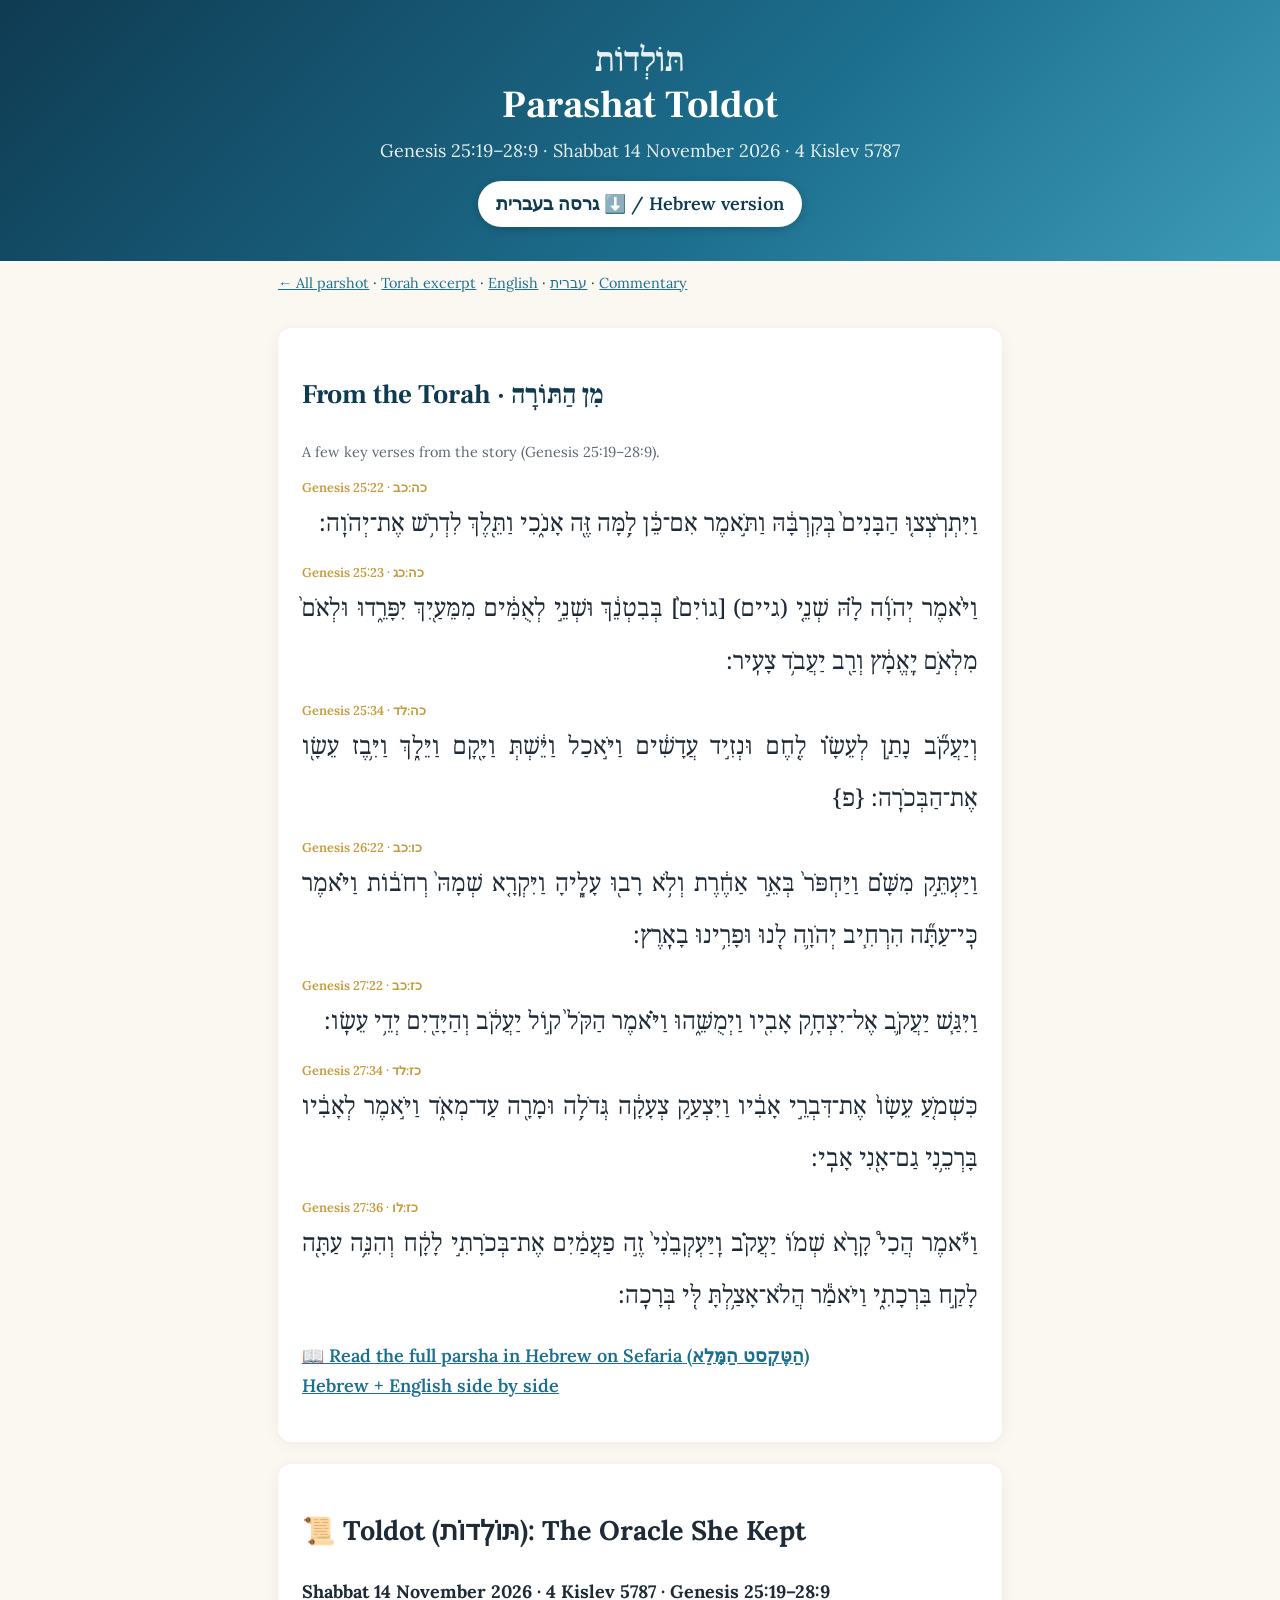
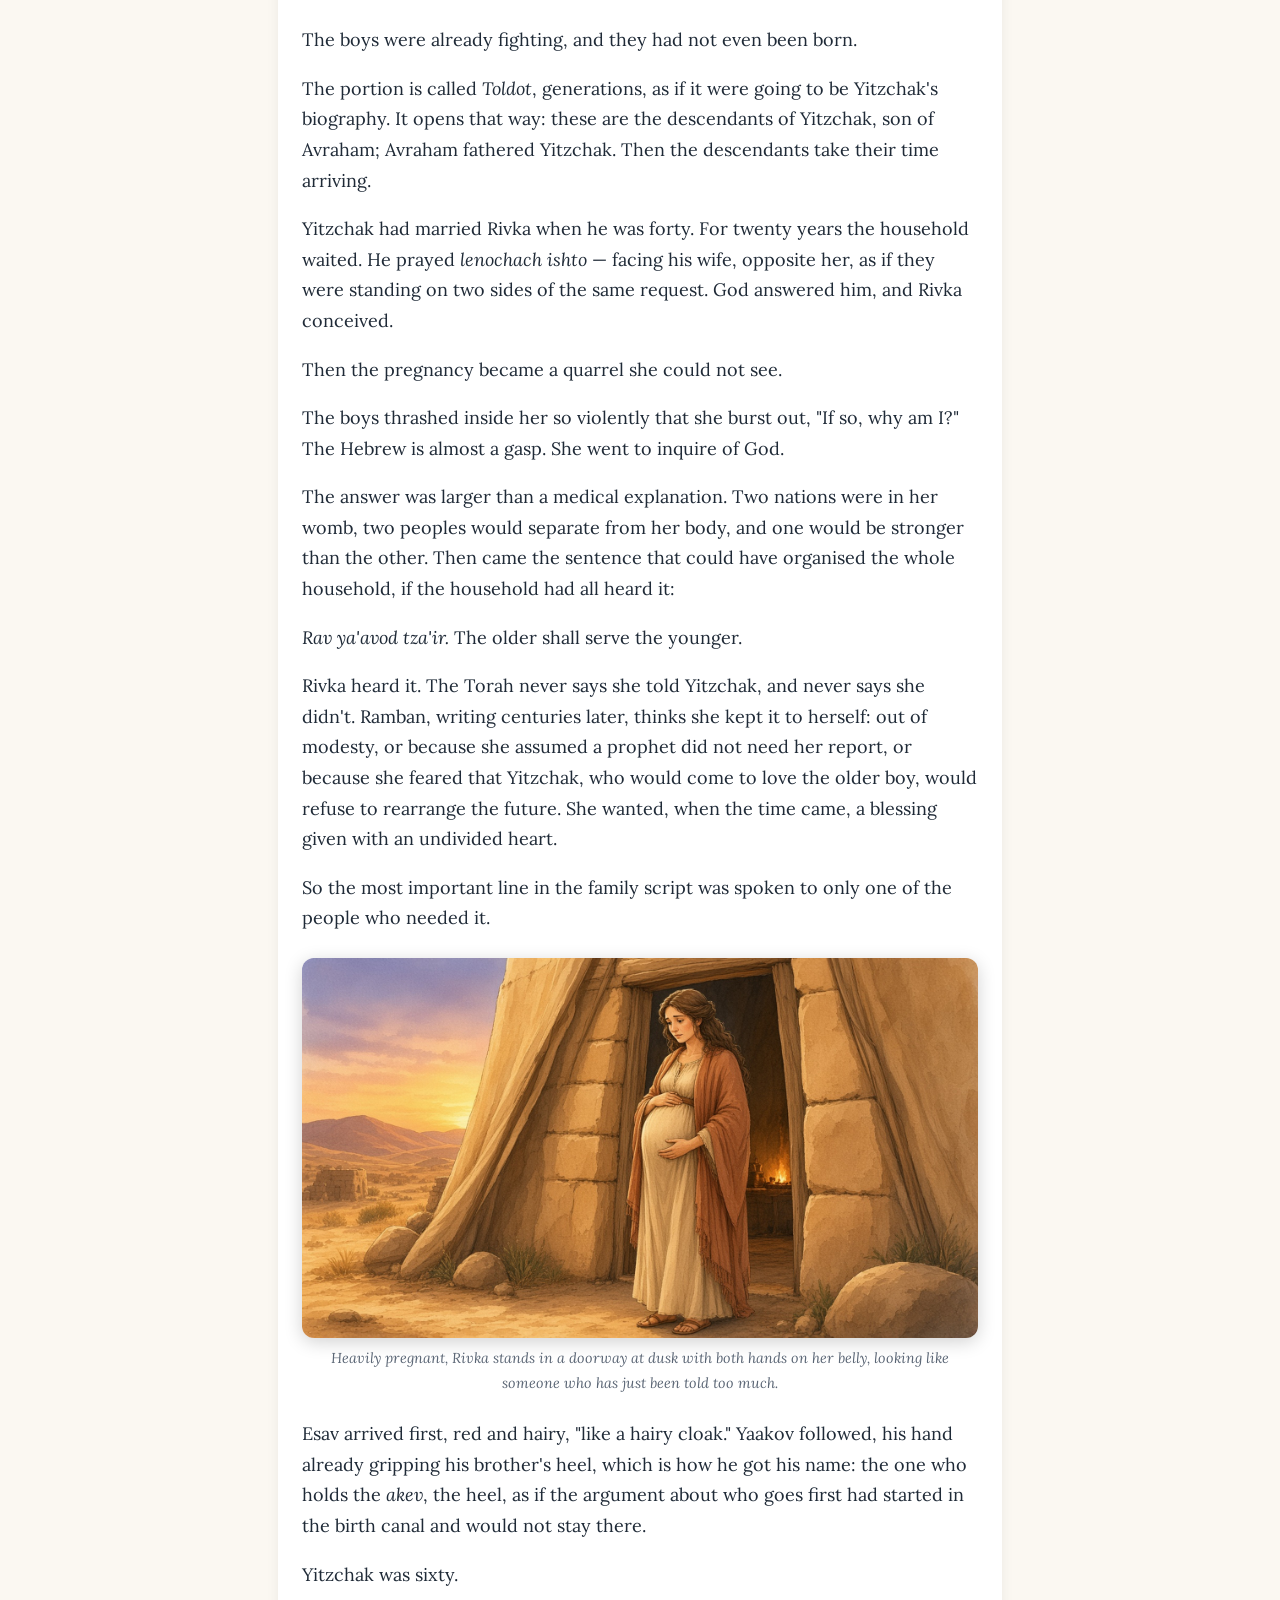
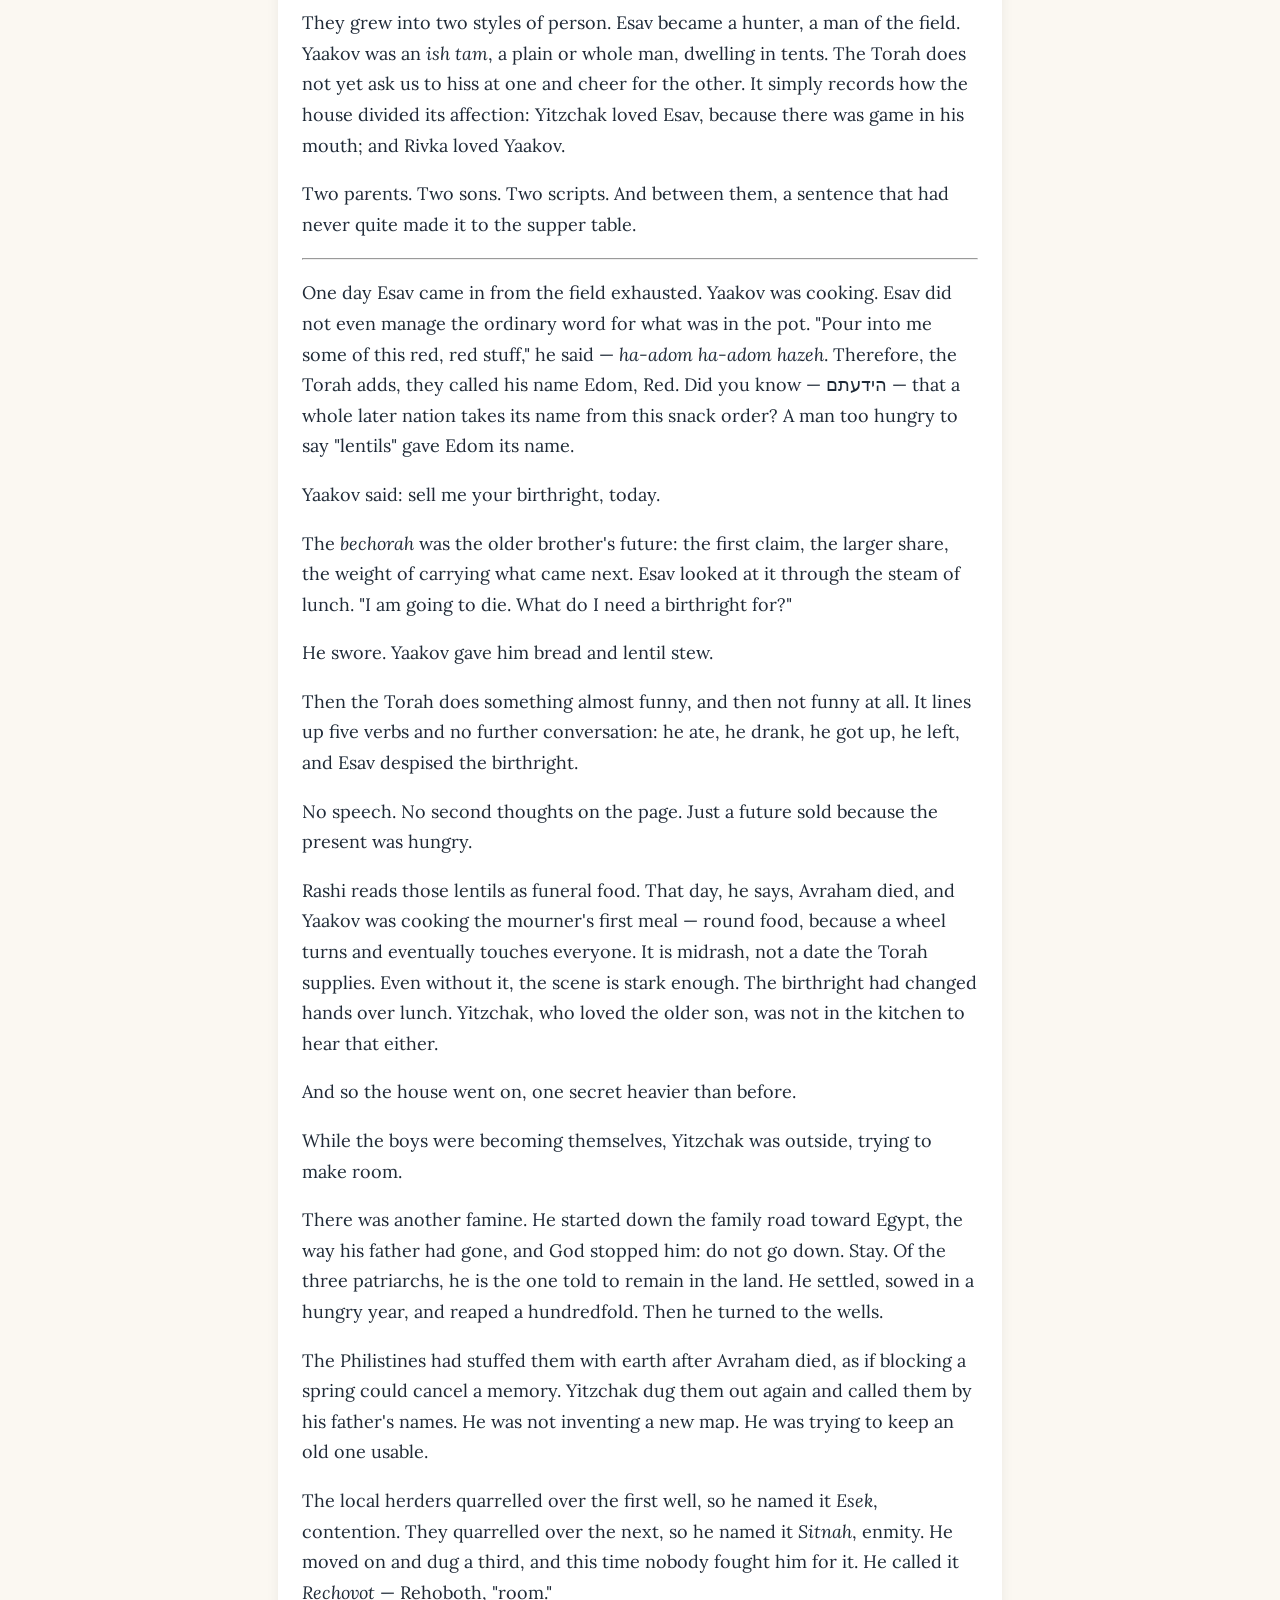
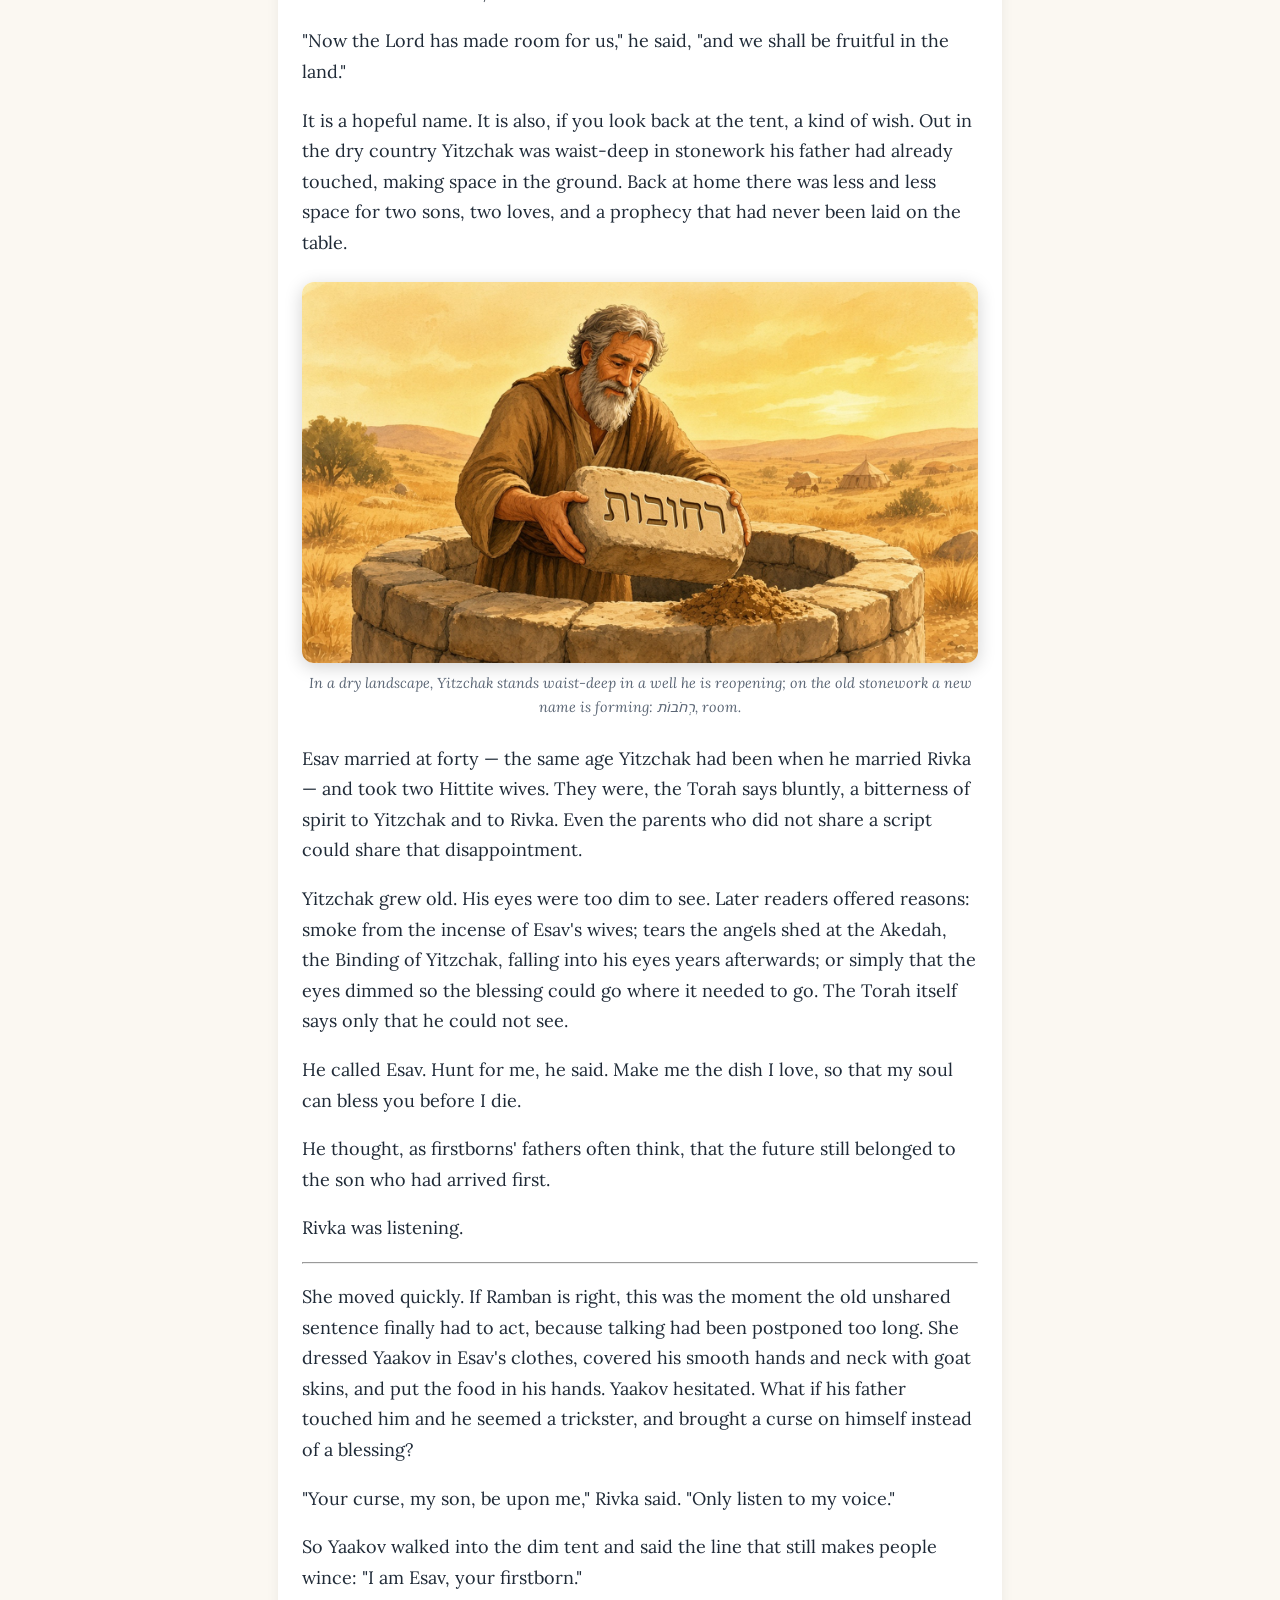
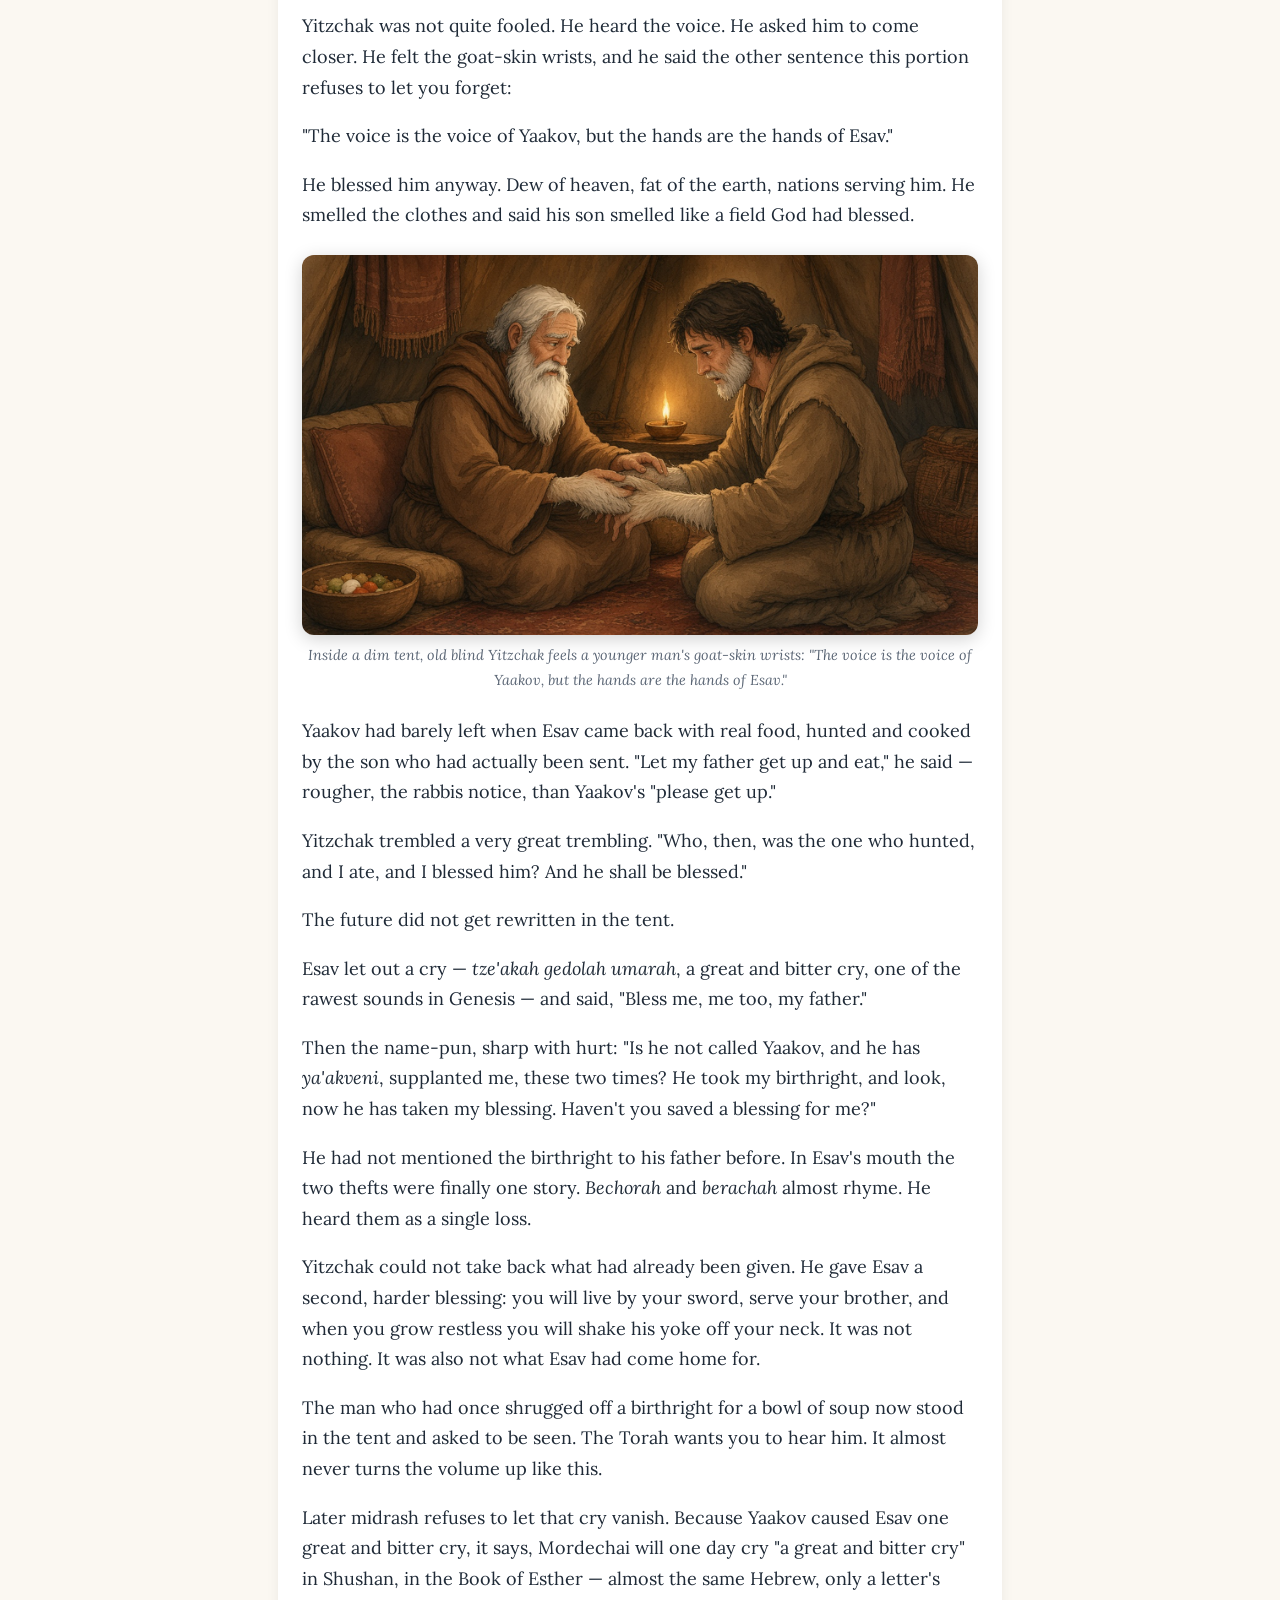
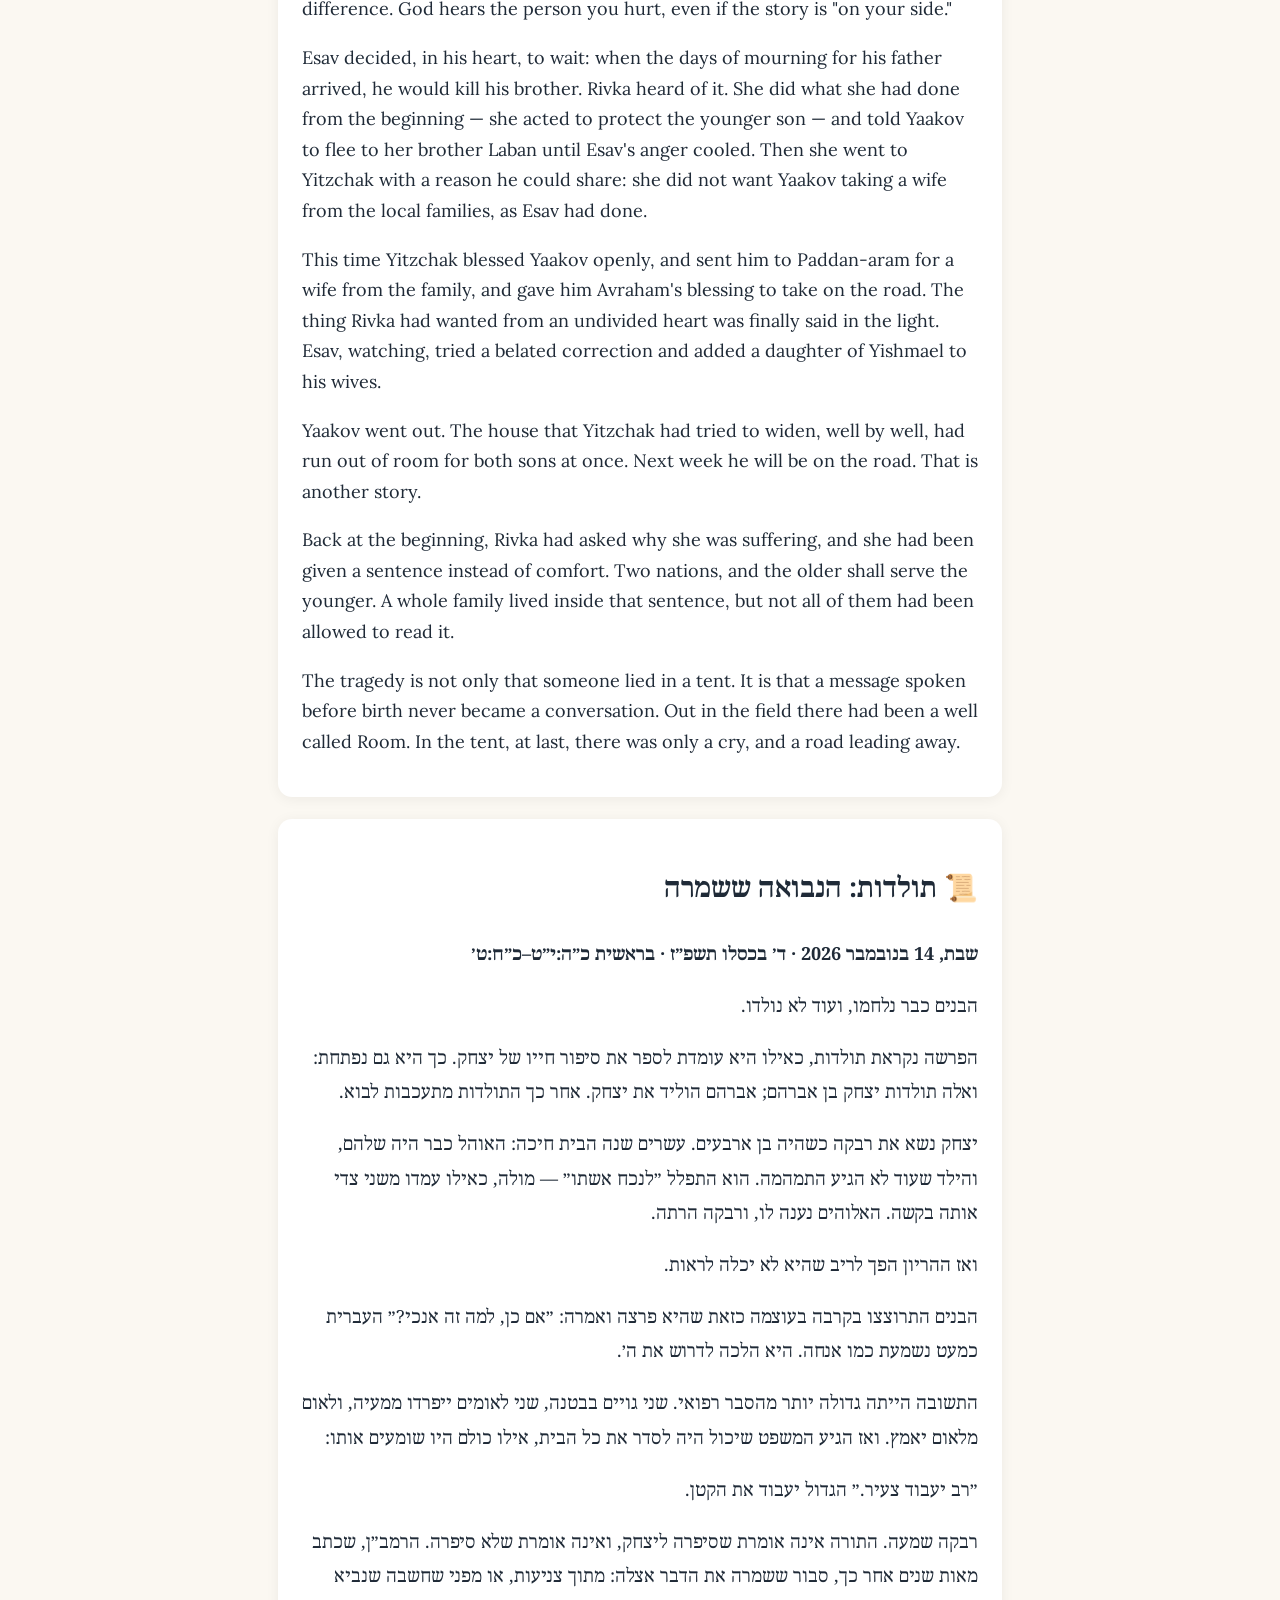
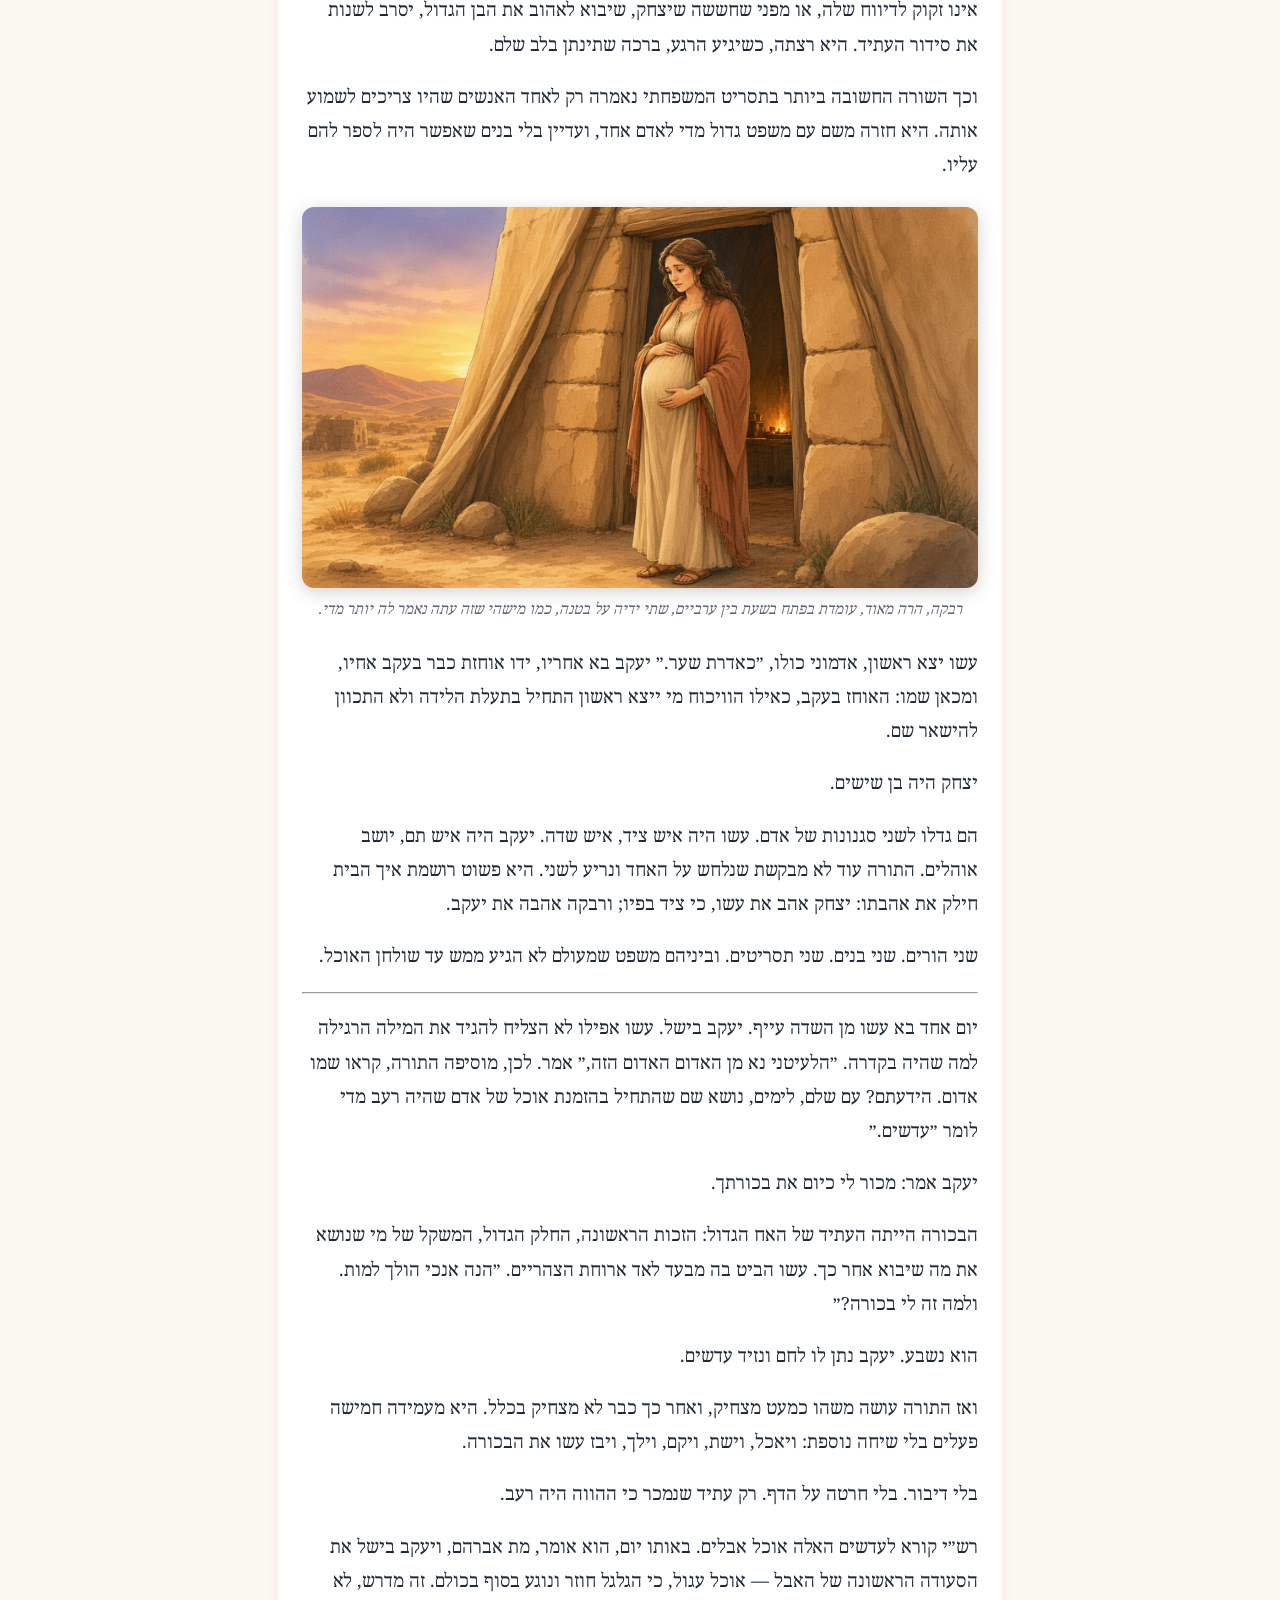
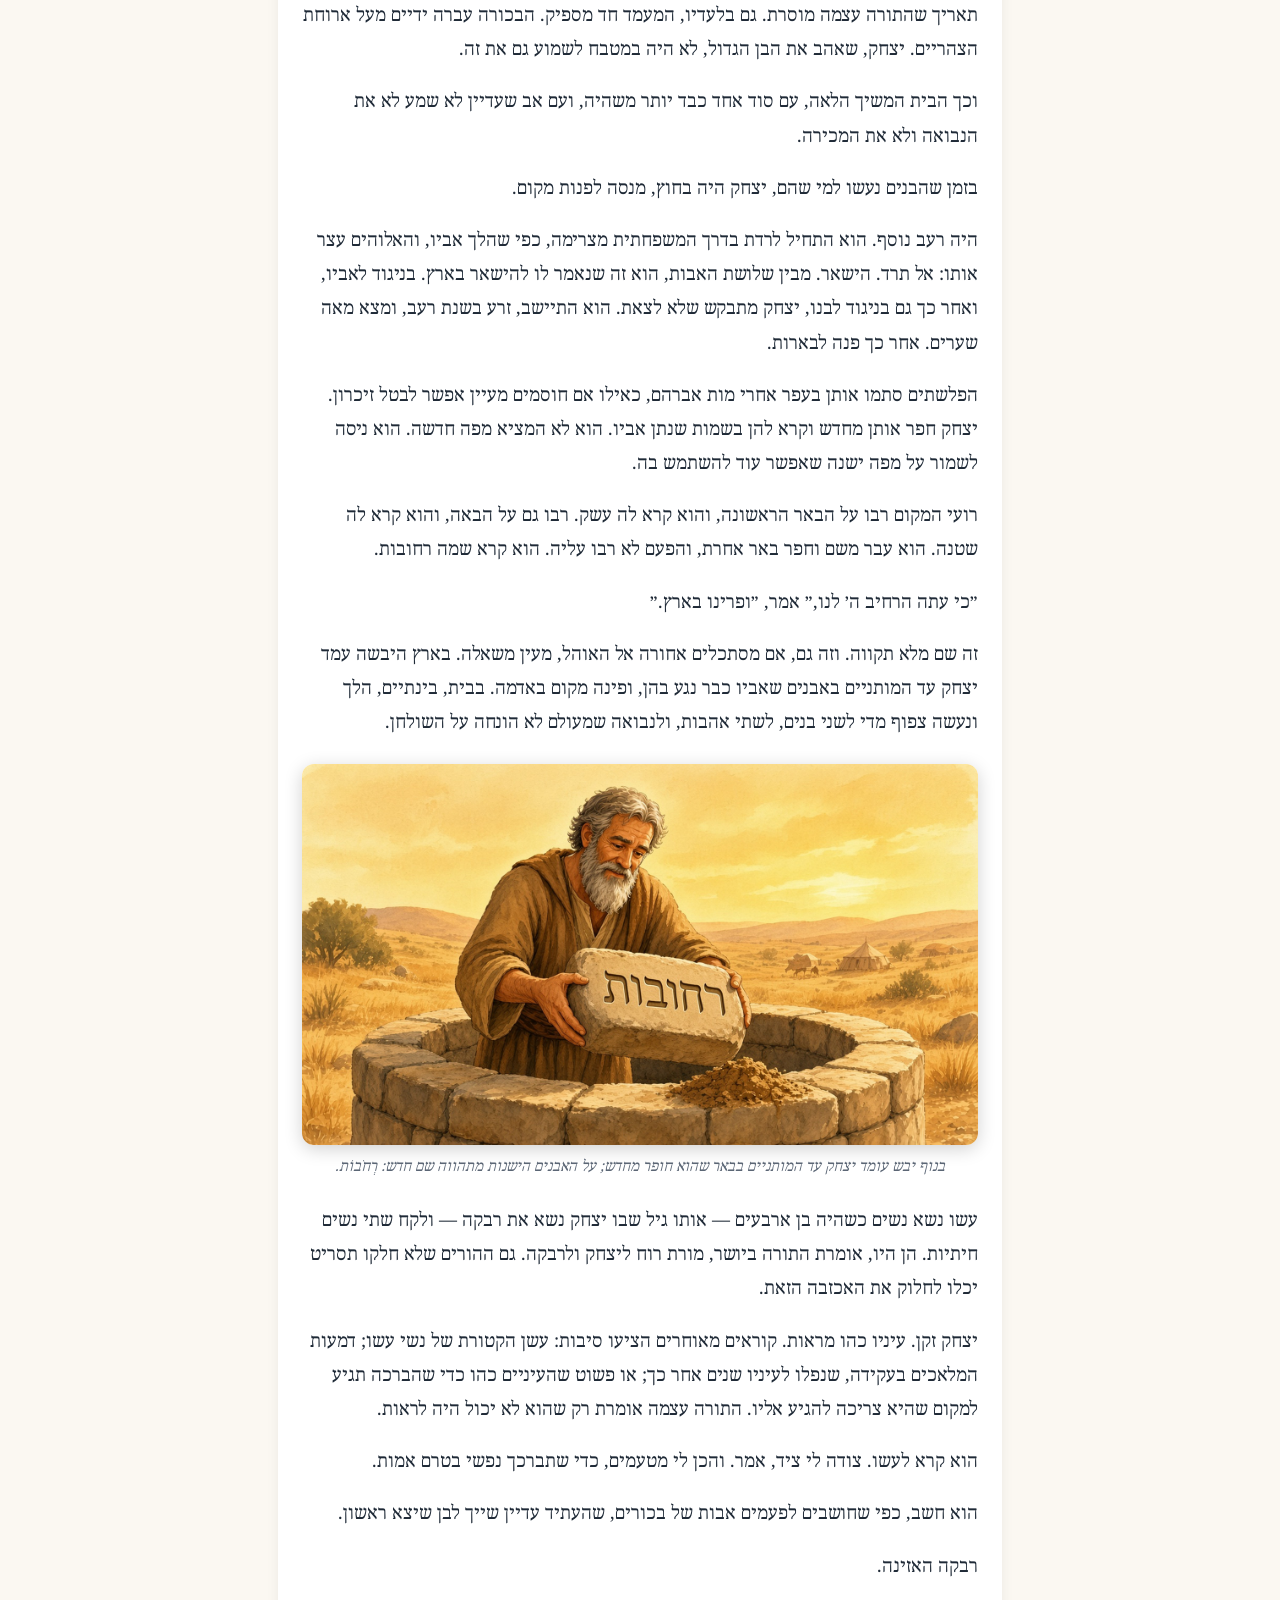
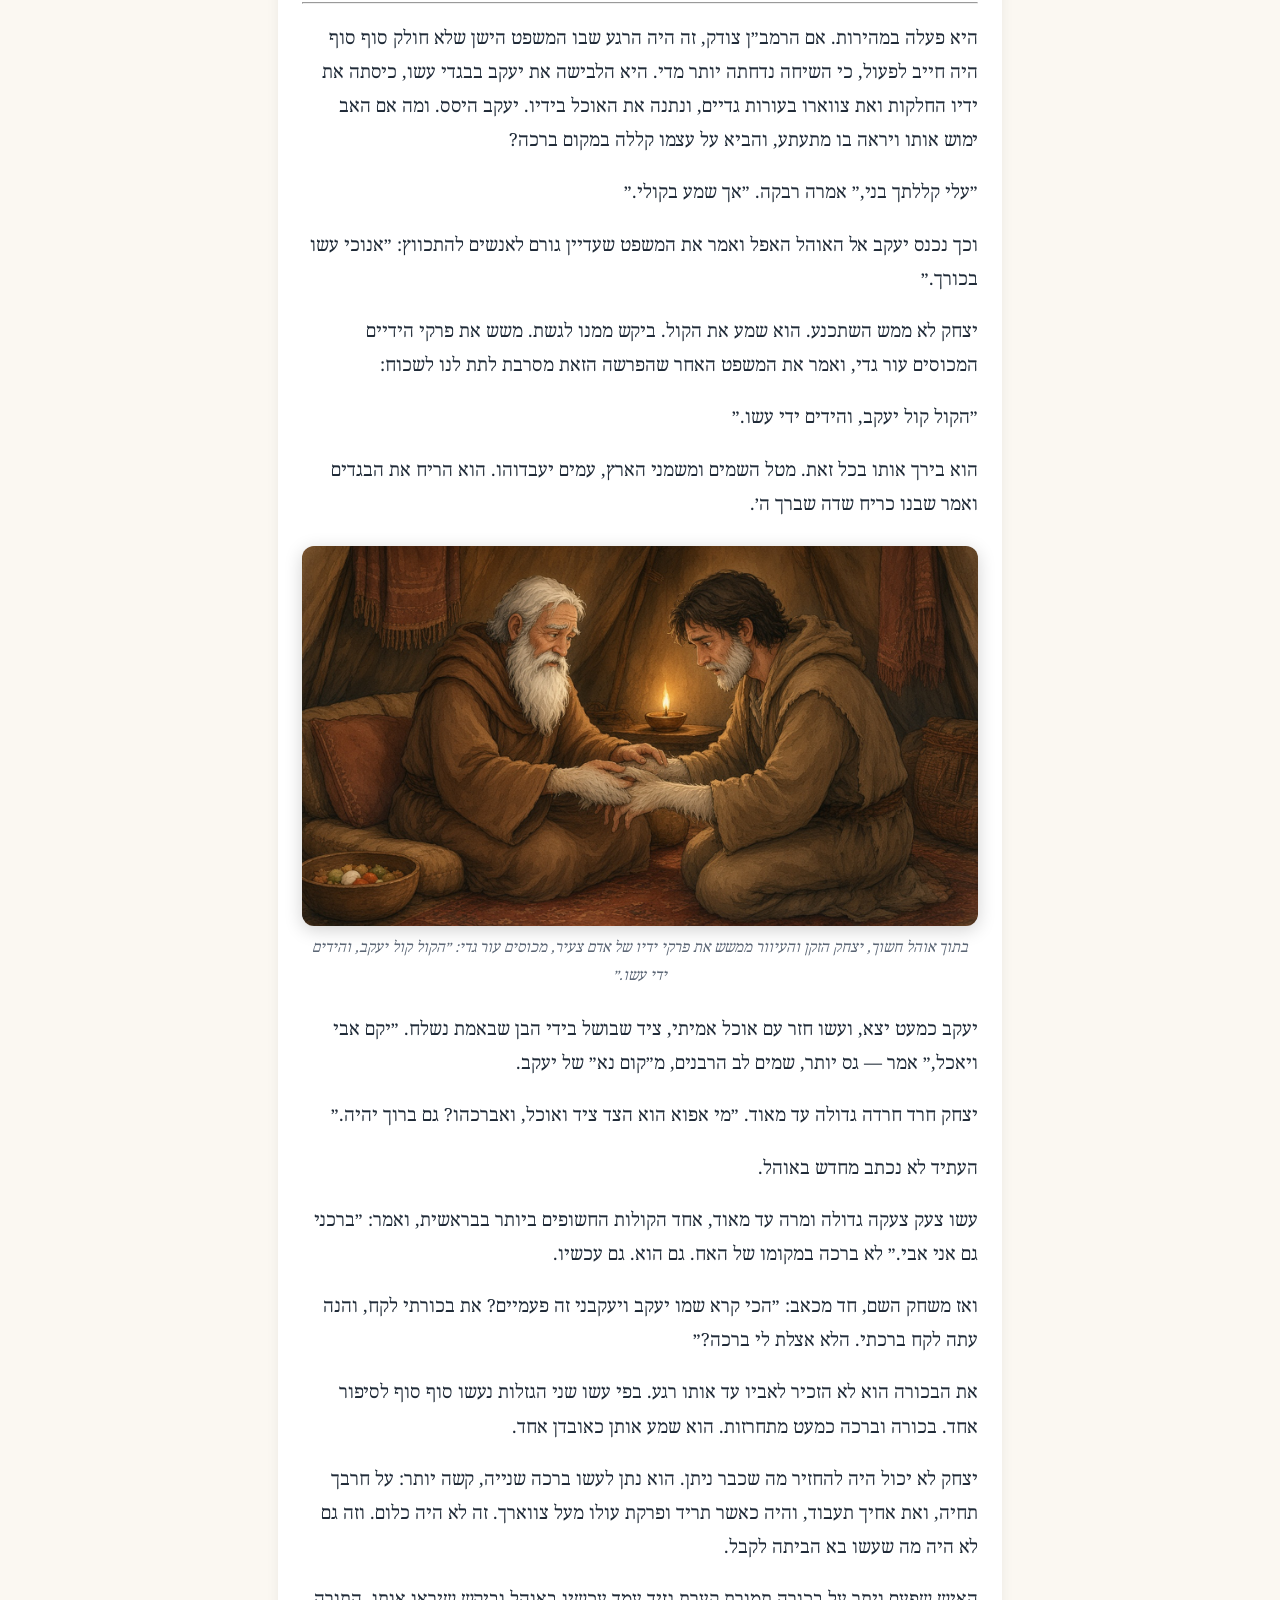
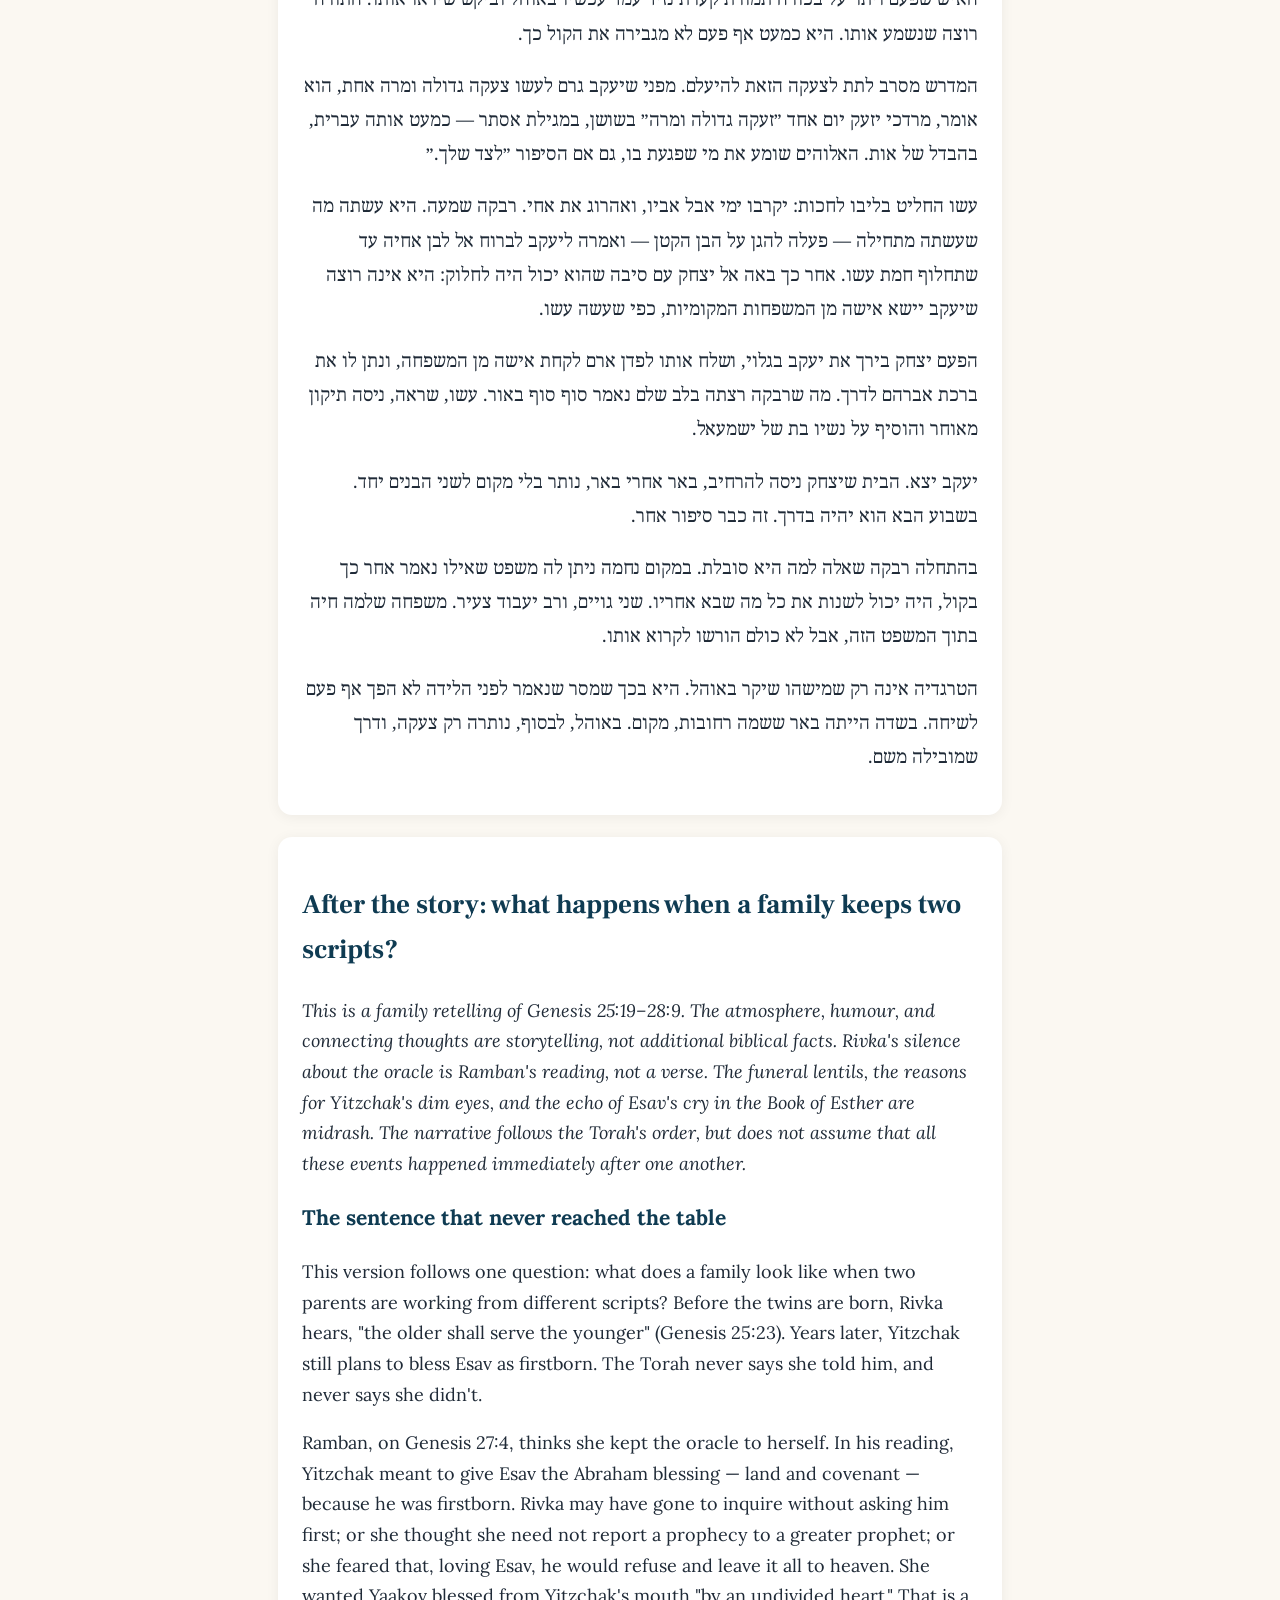
<file: parsha/toldot.html>
<!doctype html><html lang="en"><head><meta charset="utf-8"><meta name="viewport" content="width=device-width,initial-scale=1">
<title>Toldot · Family Parsha</title><link rel="stylesheet" href="../style.css"></head><body>
<header class="hero"><div class="wrap"><div class="he" lang="he">תּוֹלְדוֹת</div><h1>Parashat Toldot</h1><p>Genesis 25:19–28:9 · Shabbat 14 November 2026 · 4 Kislev 5787</p><a class="hebtn" href="#story-he"><span lang="he">גרסה בעברית</span> ⬇️ / Hebrew version</a></div></header>
<div class="wrap"><nav><a href="../index.html">← All parshot</a> · <a href="#excerpt">Torah excerpt</a> · <a href="#story">English</a> · <a href="#story-he" lang="he">עברית</a> · <a href="#commentary">Commentary</a></nav>

<section id="excerpt"><h2>From the Torah · <span lang="he">מִן הַתּוֹרָה</span></h2><p class="note">A few key verses from the story (Genesis 25:19–28:9).</p>
<div class="hebrew"><div class="verse"><div class="ref"><span lang="en" dir="ltr">Genesis 25:22</span> · <span lang="he">כה:כב</span></div><p lang="he" dir="rtl">וַיִּתְרֹֽצְצ֤וּ הַבָּנִים֙ בְּקִרְבָּ֔הּ וַתֹּ֣אמֶר אִם־כֵּ֔ן לָ֥מָּה זֶּ֖ה אָנֹ֑כִי וַתֵּ֖לֶךְ לִדְרֹ֥שׁ אֶת־יְהֹוָֽה׃</p></div><div class="verse"><div class="ref"><span lang="en" dir="ltr">Genesis 25:23</span> · <span lang="he">כה:כג</span></div><p lang="he" dir="rtl">וַיֹּ֨אמֶר יְהֹוָ֜ה לָ֗הּ שְׁנֵ֤י (גיים) [גוֹיִם֙] בְּבִטְנֵ֔ךְ וּשְׁנֵ֣י לְאֻמִּ֔ים מִמֵּעַ֖יִךְ יִפָּרֵ֑דוּ וּלְאֹם֙ מִלְאֹ֣ם יֶֽאֱמָ֔ץ וְרַ֖ב יַעֲבֹ֥ד צָעִֽיר׃</p></div><div class="verse"><div class="ref"><span lang="en" dir="ltr">Genesis 25:34</span> · <span lang="he">כה:לד</span></div><p lang="he" dir="rtl">וְיַעֲקֹ֞ב נָתַ֣ן לְעֵשָׂ֗ו לֶ֚חֶם וּנְזִ֣יד עֲדָשִׁ֔ים וַיֹּ֣אכַל וַיֵּ֔שְׁתְּ וַיָּ֖קׇם וַיֵּלַ֑ךְ וַיִּ֥בֶז עֵשָׂ֖ו אֶת־הַבְּכֹרָֽה׃ {פ}</p></div><div class="verse"><div class="ref"><span lang="en" dir="ltr">Genesis 26:22</span> · <span lang="he">כו:כב</span></div><p lang="he" dir="rtl">וַיַּעְתֵּ֣ק מִשָּׁ֗ם וַיַּחְפֹּר֙ בְּאֵ֣ר אַחֶ֔רֶת וְלֹ֥א רָב֖וּ עָלֶ֑יהָ וַיִּקְרָ֤א שְׁמָהּ֙ רְחֹב֔וֹת וַיֹּ֗אמֶר כִּֽי־עַתָּ֞ה הִרְחִ֧יב יְהֹוָ֛ה לָ֖נוּ וּפָרִ֥ינוּ בָאָֽרֶץ׃</p></div><div class="verse"><div class="ref"><span lang="en" dir="ltr">Genesis 27:22</span> · <span lang="he">כז:כב</span></div><p lang="he" dir="rtl">וַיִּגַּ֧שׁ יַעֲקֹ֛ב אֶל־יִצְחָ֥ק אָבִ֖יו וַיְמֻשֵּׁ֑הוּ וַיֹּ֗אמֶר הַקֹּל֙ ק֣וֹל יַעֲקֹ֔ב וְהַיָּדַ֖יִם יְדֵ֥י עֵשָֽׂו׃</p></div><div class="verse"><div class="ref"><span lang="en" dir="ltr">Genesis 27:34</span> · <span lang="he">כז:לד</span></div><p lang="he" dir="rtl">כִּשְׁמֹ֤עַ עֵשָׂו֙ אֶת־דִּבְרֵ֣י אָבִ֔יו וַיִּצְעַ֣ק צְעָקָ֔ה גְּדֹלָ֥ה וּמָרָ֖ה עַד־מְאֹ֑ד וַיֹּ֣אמֶר לְאָבִ֔יו בָּרְכֵ֥נִי גַם־אָ֖נִי אָבִֽי׃</p></div><div class="verse"><div class="ref"><span lang="en" dir="ltr">Genesis 27:36</span> · <span lang="he">כז:לו</span></div><p lang="he" dir="rtl">וַיֹּ֡אמֶר הֲכִי֩ קָרָ֨א שְׁמ֜וֹ יַעֲקֹ֗ב וַֽיַּעְקְבֵ֙נִי֙ זֶ֣ה פַעֲמַ֔יִם אֶת־בְּכֹרָתִ֣י לָקָ֔ח וְהִנֵּ֥ה עַתָּ֖ה לָקַ֣ח בִּרְכָתִ֑י וַיֹּאמַ֕ר הֲלֹא־אָצַ֥לְתָּ לִּ֖י בְּרָכָֽה׃</p></div></div>
<p class="full"><a href="https://www.sefaria.org/Genesis.25.19-28.9?lang=he">📖 Read the full parsha in Hebrew on Sefaria <span lang="he">(הַטֶּקְסט הַמָּלֵא)</span></a><br><a href="https://www.sefaria.org/Genesis.25.19-28.9?lang=bi">Hebrew + English side by side</a></p></section>
<section id="story" lang="en"><h1>📜 Toldot (תּוֹלְדוֹת): The Oracle She Kept</h1>
<p><strong>Shabbat 14 November 2026 · 4 Kislev 5787 · Genesis 25:19–28:9</strong></p>
<p>The boys were already fighting, and they had not even been born.</p>
<p>The portion is called <em>Toldot</em>, generations, as if it were going to be Yitzchak's biography. It opens that way: these are the descendants of Yitzchak, son of Avraham; Avraham fathered Yitzchak. Then the descendants take their time arriving.</p>
<p>Yitzchak had married Rivka when he was forty. For twenty years the household waited. He prayed <em>lenochach ishto</em> — facing his wife, opposite her, as if they were standing on two sides of the same request. God answered him, and Rivka conceived.</p>
<p>Then the pregnancy became a quarrel she could not see.</p>
<p>The boys thrashed inside her so violently that she burst out, "If so, why am I?" The Hebrew is almost a gasp. She went to inquire of God.</p>
<p>The answer was larger than a medical explanation. Two nations were in her womb, two peoples would separate from her body, and one would be stronger than the other. Then came the sentence that could have organised the whole household, if the household had all heard it:</p>
<p><em>Rav ya'avod tza'ir.</em> The older shall serve the younger.</p>
<p>Rivka heard it. The Torah never says she told Yitzchak, and never says she didn't. Ramban, writing centuries later, thinks she kept it to herself: out of modesty, or because she assumed a prophet did not need her report, or because she feared that Yitzchak, who would come to love the older boy, would refuse to rearrange the future. She wanted, when the time came, a blessing given with an undivided heart.</p>
<p>So the most important line in the family script was spoken to only one of the people who needed it.</p>
<figure class="story-img"><img src="../images/toldot/toldot-1.jpg" alt="Heavily pregnant, Rivka stands in a doorway at dusk with both hands on her belly, looking like someone who has just been told too much." loading="lazy" width="1600" height="900"><figcaption>Heavily pregnant, Rivka stands in a doorway at dusk with both hands on her belly, looking like someone who has just been told too much.</figcaption></figure>

<p>Esav arrived first, red and hairy, "like a hairy cloak." Yaakov followed, his hand already gripping his brother's heel, which is how he got his name: the one who holds the <em>akev</em>, the heel, as if the argument about who goes first had started in the birth canal and would not stay there.</p>
<p>Yitzchak was sixty.</p>
<p>They grew into two styles of person. Esav became a hunter, a man of the field. Yaakov was an <em>ish tam</em>, a plain or whole man, dwelling in tents. The Torah does not yet ask us to hiss at one and cheer for the other. It simply records how the house divided its affection: Yitzchak loved Esav, because there was game in his mouth; and Rivka loved Yaakov.</p>
<p>Two parents. Two sons. Two scripts. And between them, a sentence that had never quite made it to the supper table.</p>
<hr />
<p>One day Esav came in from the field exhausted. Yaakov was cooking. Esav did not even manage the ordinary word for what was in the pot. "Pour into me some of this red, red stuff," he said — <em>ha-adom ha-adom hazeh</em>. Therefore, the Torah adds, they called his name Edom, Red. Did you know — הידעתם — that a whole later nation takes its name from this snack order? A man too hungry to say "lentils" gave Edom its name.</p>
<p>Yaakov said: sell me your birthright, today.</p>
<p>The <em>bechorah</em> was the older brother's future: the first claim, the larger share, the weight of carrying what came next. Esav looked at it through the steam of lunch. "I am going to die. What do I need a birthright for?"</p>
<p>He swore. Yaakov gave him bread and lentil stew.</p>
<p>Then the Torah does something almost funny, and then not funny at all. It lines up five verbs and no further conversation: he ate, he drank, he got up, he left, and Esav despised the birthright.</p>
<p>No speech. No second thoughts on the page. Just a future sold because the present was hungry.</p>
<p>Rashi reads those lentils as funeral food. That day, he says, Avraham died, and Yaakov was cooking the mourner's first meal — round food, because a wheel turns and eventually touches everyone. It is midrash, not a date the Torah supplies. Even without it, the scene is stark enough. The birthright had changed hands over lunch. Yitzchak, who loved the older son, was not in the kitchen to hear that either.</p>
<p>And so the house went on, one secret heavier than before.</p>
<p>While the boys were becoming themselves, Yitzchak was outside, trying to make room.</p>
<p>There was another famine. He started down the family road toward Egypt, the way his father had gone, and God stopped him: do not go down. Stay. Of the three patriarchs, he is the one told to remain in the land. He settled, sowed in a hungry year, and reaped a hundredfold. Then he turned to the wells.</p>
<p>The Philistines had stuffed them with earth after Avraham died, as if blocking a spring could cancel a memory. Yitzchak dug them out again and called them by his father's names. He was not inventing a new map. He was trying to keep an old one usable.</p>
<p>The local herders quarrelled over the first well, so he named it <em>Esek</em>, contention. They quarrelled over the next, so he named it <em>Sitnah</em>, enmity. He moved on and dug a third, and this time nobody fought him for it. He called it <em>Rechovot</em> — Rehoboth, "room."</p>
<p>"Now the Lord has made room for us," he said, "and we shall be fruitful in the land."</p>
<p>It is a hopeful name. It is also, if you look back at the tent, a kind of wish. Out in the dry country Yitzchak was waist-deep in stonework his father had already touched, making space in the ground. Back at home there was less and less space for two sons, two loves, and a prophecy that had never been laid on the table.</p>
<figure class="story-img"><img src="../images/toldot/toldot-2.jpg" alt="In a dry landscape, Yitzchak stands waist-deep in a well he is reopening; on the old stonework a new name is forming: רְחֹבוֹת, room." loading="lazy" width="1600" height="900"><figcaption>In a dry landscape, Yitzchak stands waist-deep in a well he is reopening; on the old stonework a new name is forming: רְחֹבוֹת, room.</figcaption></figure>

<p>Esav married at forty — the same age Yitzchak had been when he married Rivka — and took two Hittite wives. They were, the Torah says bluntly, a bitterness of spirit to Yitzchak and to Rivka. Even the parents who did not share a script could share that disappointment.</p>
<p>Yitzchak grew old. His eyes were too dim to see. Later readers offered reasons: smoke from the incense of Esav's wives; tears the angels shed at the Akedah, the Binding of Yitzchak, falling into his eyes years afterwards; or simply that the eyes dimmed so the blessing could go where it needed to go. The Torah itself says only that he could not see.</p>
<p>He called Esav. Hunt for me, he said. Make me the dish I love, so that my soul can bless you before I die.</p>
<p>He thought, as firstborns' fathers often think, that the future still belonged to the son who had arrived first.</p>
<p>Rivka was listening.</p>
<hr />
<p>She moved quickly. If Ramban is right, this was the moment the old unshared sentence finally had to act, because talking had been postponed too long. She dressed Yaakov in Esav's clothes, covered his smooth hands and neck with goat skins, and put the food in his hands. Yaakov hesitated. What if his father touched him and he seemed a trickster, and brought a curse on himself instead of a blessing?</p>
<p>"Your curse, my son, be upon me," Rivka said. "Only listen to my voice."</p>
<p>So Yaakov walked into the dim tent and said the line that still makes people wince: "I am Esav, your firstborn."</p>
<p>Yitzchak was not quite fooled. He heard the voice. He asked him to come closer. He felt the goat-skin wrists, and he said the other sentence this portion refuses to let you forget:</p>
<p>"The voice is the voice of Yaakov, but the hands are the hands of Esav."</p>
<p>He blessed him anyway. Dew of heaven, fat of the earth, nations serving him. He smelled the clothes and said his son smelled like a field God had blessed.</p>
<figure class="story-img"><img src="../images/toldot/toldot-3.jpg" alt="Inside a dim tent, old blind Yitzchak feels a younger man&#x27;s goat-skin wrists: &quot;The voice is the voice of Yaakov, but the hands are the hands of Esav.&quot;" loading="lazy" width="1600" height="900"><figcaption>Inside a dim tent, old blind Yitzchak feels a younger man&#x27;s goat-skin wrists: &quot;The voice is the voice of Yaakov, but the hands are the hands of Esav.&quot;</figcaption></figure>

<p>Yaakov had barely left when Esav came back with real food, hunted and cooked by the son who had actually been sent. "Let my father get up and eat," he said — rougher, the rabbis notice, than Yaakov's "please get up."</p>
<p>Yitzchak trembled a very great trembling. "Who, then, was the one who hunted, and I ate, and I blessed him? And he shall be blessed."</p>
<p>The future did not get rewritten in the tent.</p>
<p>Esav let out a cry — <em>tze'akah gedolah umarah</em>, a great and bitter cry, one of the rawest sounds in Genesis — and said, "Bless me, me too, my father."</p>
<p>Then the name-pun, sharp with hurt: "Is he not called Yaakov, and he has <em>ya'akveni</em>, supplanted me, these two times? He took my birthright, and look, now he has taken my blessing. Haven't you saved a blessing for me?"</p>
<p>He had not mentioned the birthright to his father before. In Esav's mouth the two thefts were finally one story. <em>Bechorah</em> and <em>berachah</em> almost rhyme. He heard them as a single loss.</p>
<p>Yitzchak could not take back what had already been given. He gave Esav a second, harder blessing: you will live by your sword, serve your brother, and when you grow restless you will shake his yoke off your neck. It was not nothing. It was also not what Esav had come home for.</p>
<p>The man who had once shrugged off a birthright for a bowl of soup now stood in the tent and asked to be seen. The Torah wants you to hear him. It almost never turns the volume up like this.</p>
<p>Later midrash refuses to let that cry vanish. Because Yaakov caused Esav one great and bitter cry, it says, Mordechai will one day cry "a great and bitter cry" in Shushan, in the Book of Esther — almost the same Hebrew, only a letter's difference. God hears the person you hurt, even if the story is "on your side."</p>
<p>Esav decided, in his heart, to wait: when the days of mourning for his father arrived, he would kill his brother. Rivka heard of it. She did what she had done from the beginning — she acted to protect the younger son — and told Yaakov to flee to her brother Laban until Esav's anger cooled. Then she went to Yitzchak with a reason he could share: she did not want Yaakov taking a wife from the local families, as Esav had done.</p>
<p>This time Yitzchak blessed Yaakov openly, and sent him to Paddan-aram for a wife from the family, and gave him Avraham's blessing to take on the road. The thing Rivka had wanted from an undivided heart was finally said in the light. Esav, watching, tried a belated correction and added a daughter of Yishmael to his wives.</p>
<p>Yaakov went out. The house that Yitzchak had tried to widen, well by well, had run out of room for both sons at once. Next week he will be on the road. That is another story.</p>
<p>Back at the beginning, Rivka had asked why she was suffering, and she had been given a sentence instead of comfort. Two nations, and the older shall serve the younger. A whole family lived inside that sentence, but not all of them had been allowed to read it.</p>
<p>The tragedy is not only that someone lied in a tent. It is that a message spoken before birth never became a conversation. Out in the field there had been a well called Room. In the tent, at last, there was only a cry, and a road leading away.</p></section>
<section id="story-he" class="he-story" lang="he" dir="rtl"><h1>📜 תולדות: הנבואה ששמרה</h1>
<p><strong>שבת, 14 בנובמבר 2026 · ד׳ בכסלו תשפ״ז · בראשית כ״ה:י״ט–כ״ח:ט׳</strong></p>
<p>הבנים כבר נלחמו, ועוד לא נולדו.</p>
<p>הפרשה נקראת תולדות, כאילו היא עומדת לספר את סיפור חייו של יצחק. כך היא גם נפתחת: ואלה תולדות יצחק בן אברהם; אברהם הוליד את יצחק. אחר כך התולדות מתעכבות לבוא.</p>
<p>יצחק נשא את רבקה כשהיה בן ארבעים. עשרים שנה הבית חיכה: האוהל כבר היה שלהם, והילד שעוד לא הגיע התמהמה. הוא התפלל ״לנכח אשתו״ — מולה, כאילו עמדו משני צדי אותה בקשה. האלוהים נענה לו, ורבקה הרתה.</p>
<p>ואז ההריון הפך לריב שהיא לא יכלה לראות.</p>
<p>הבנים התרוצצו בקרבה בעוצמה כזאת שהיא פרצה ואמרה: ״אם כן, למה זה אנכי?״ העברית כמעט נשמעת כמו אנחה. היא הלכה לדרוש את ה׳.</p>
<p>התשובה הייתה גדולה יותר מהסבר רפואי. שני גויים בבטנה, שני לאומים ייפרדו ממעיה, ולאום מלאום יאמץ. ואז הגיע המשפט שיכול היה לסדר את כל הבית, אילו כולם היו שומעים אותו:</p>
<p>״רב יעבוד צעיר.״ הגדול יעבוד את הקטן.</p>
<p>רבקה שמעה. התורה אינה אומרת שסיפרה ליצחק, ואינה אומרת שלא סיפרה. הרמב״ן, שכתב מאות שנים אחר כך, סבור ששמרה את הדבר אצלה: מתוך צניעות, או מפני שחשבה שנביא אינו זקוק לדיווח שלה, או מפני שחששה שיצחק, שיבוא לאהוב את הבן הגדול, יסרב לשנות את סידור העתיד. היא רצתה, כשיגיע הרגע, ברכה שתינתן בלב שלם.</p>
<p>וכך השורה החשובה ביותר בתסריט המשפחתי נאמרה רק לאחד האנשים שהיו צריכים לשמוע אותה. היא חזרה משם עם משפט גדול מדי לאדם אחד, ועדיין בלי בנים שאפשר היה לספר להם עליו.</p>
<figure class="story-img"><img src="../images/toldot/toldot-1.jpg" alt="רבקה, הרה מאוד, עומדת בפתח בשעת בין ערביים, שתי ידיה על בטנה, כמו מישהי שזה עתה נאמר לה יותר מדי." loading="lazy" width="1600" height="900"><figcaption>רבקה, הרה מאוד, עומדת בפתח בשעת בין ערביים, שתי ידיה על בטנה, כמו מישהי שזה עתה נאמר לה יותר מדי.</figcaption></figure>

<p>עשו יצא ראשון, אדמוני כולו, ״כאדרת שער.״ יעקב בא אחריו, ידו אוחזת כבר בעקב אחיו, ומכאן שמו: האוחז בעקב, כאילו הוויכוח מי ייצא ראשון התחיל בתעלת הלידה ולא התכוון להישאר שם.</p>
<p>יצחק היה בן שישים.</p>
<p>הם גדלו לשני סגנונות של אדם. עשו היה איש ציד, איש שדה. יעקב היה איש תם, יושב אוהלים. התורה עוד לא מבקשת שנלחש על האחד ונריע לשני. היא פשוט רושמת איך הבית חילק את אהבתו: יצחק אהב את עשו, כי ציד בפיו; ורבקה אהבה את יעקב.</p>
<p>שני הורים. שני בנים. שני תסריטים. וביניהם משפט שמעולם לא הגיע ממש עד שולחן האוכל.</p>
<hr />
<p>יום אחד בא עשו מן השדה עייף. יעקב בישל. עשו אפילו לא הצליח להגיד את המילה הרגילה למה שהיה בקדרה. ״הלעיטני נא מן האדום האדום הזה,״ אמר. לכן, מוסיפה התורה, קראו שמו אדום. הידעתם? עם שלם, לימים, נושא שם שהתחיל בהזמנת אוכל של אדם שהיה רעב מדי לומר ״עדשים.״</p>
<p>יעקב אמר: מכור לי כיום את בכורתך.</p>
<p>הבכורה הייתה העתיד של האח הגדול: הזכות הראשונה, החלק הגדול, המשקל של מי שנושא את מה שיבוא אחר כך. עשו הביט בה מבעד לאד ארוחת הצהריים. ״הנה אנכי הולך למות. ולמה זה לי בכורה?״</p>
<p>הוא נשבע. יעקב נתן לו לחם ונזיד עדשים.</p>
<p>ואז התורה עושה משהו כמעט מצחיק, ואחר כך כבר לא מצחיק בכלל. היא מעמידה חמישה פעלים בלי שיחה נוספת: ויאכל, וישת, ויקם, וילך, ויבז עשו את הבכורה.</p>
<p>בלי דיבור. בלי חרטה על הדף. רק עתיד שנמכר כי ההווה היה רעב.</p>
<p>רש״י קורא לעדשים האלה אוכל אבלים. באותו יום, הוא אומר, מת אברהם, ויעקב בישל את הסעודה הראשונה של האבל — אוכל עגול, כי הגלגל חוזר ונוגע בסוף בכולם. זה מדרש, לא תאריך שהתורה עצמה מוסרת. גם בלעדיו, המעמד חד מספיק. הבכורה עברה ידיים מעל ארוחת הצהריים. יצחק, שאהב את הבן הגדול, לא היה במטבח לשמוע גם את זה.</p>
<p>וכך הבית המשיך הלאה, עם סוד אחד כבד יותר משהיה, ועם אב שעדיין לא שמע לא את הנבואה ולא את המכירה.</p>
<p>בזמן שהבנים נעשו למי שהם, יצחק היה בחוץ, מנסה לפנות מקום.</p>
<p>היה רעב נוסף. הוא התחיל לרדת בדרך המשפחתית מצרימה, כפי שהלך אביו, והאלוהים עצר אותו: אל תרד. הישאר. מבין שלושת האבות, הוא זה שנאמר לו להישאר בארץ. בניגוד לאביו, ואחר כך גם בניגוד לבנו, יצחק מתבקש שלא לצאת. הוא התיישב, זרע בשנת רעב, ומצא מאה שערים. אחר כך פנה לבארות.</p>
<p>הפלשתים סתמו אותן בעפר אחרי מות אברהם, כאילו אם חוסמים מעיין אפשר לבטל זיכרון. יצחק חפר אותן מחדש וקרא להן בשמות שנתן אביו. הוא לא המציא מפה חדשה. הוא ניסה לשמור על מפה ישנה שאפשר עוד להשתמש בה.</p>
<p>רועי המקום רבו על הבאר הראשונה, והוא קרא לה עשק. רבו גם על הבאה, והוא קרא לה שטנה. הוא עבר משם וחפר באר אחרת, והפעם לא רבו עליה. הוא קרא שמה רחובות.</p>
<p>״כי עתה הרחיב ה׳ לנו,״ אמר, ״ופרינו בארץ.״</p>
<p>זה שם מלא תקווה. וזה גם, אם מסתכלים אחורה אל האוהל, מעין משאלה. בארץ היבשה עמד יצחק עד המותניים באבנים שאביו כבר נגע בהן, ופינה מקום באדמה. בבית, בינתיים, הלך ונעשה צפוף מדי לשני בנים, לשתי אהבות, ולנבואה שמעולם לא הונחה על השולחן.</p>
<figure class="story-img"><img src="../images/toldot/toldot-2.jpg" alt="בנוף יבש עומד יצחק עד המותניים בבאר שהוא חופר מחדש; על האבנים הישנות מתהווה שם חדש: רְחֹבוֹת." loading="lazy" width="1600" height="900"><figcaption>בנוף יבש עומד יצחק עד המותניים בבאר שהוא חופר מחדש; על האבנים הישנות מתהווה שם חדש: רְחֹבוֹת.</figcaption></figure>

<p>עשו נשא נשים כשהיה בן ארבעים — אותו גיל שבו יצחק נשא את רבקה — ולקח שתי נשים חיתיות. הן היו, אומרת התורה ביושר, מורת רוח ליצחק ולרבקה. גם ההורים שלא חלקו תסריט יכלו לחלוק את האכזבה הזאת.</p>
<p>יצחק זקן. עיניו כהו מראות. קוראים מאוחרים הציעו סיבות: עשן הקטורת של נשי עשו; דמעות המלאכים בעקידה, שנפלו לעיניו שנים אחר כך; או פשוט שהעיניים כהו כדי שהברכה תגיע למקום שהיא צריכה להגיע אליו. התורה עצמה אומרת רק שהוא לא יכול היה לראות.</p>
<p>הוא קרא לעשו. צודה לי ציד, אמר. והכן לי מטעמים, כדי שתברכך נפשי בטרם אמות.</p>
<p>הוא חשב, כפי שחושבים לפעמים אבות של בכורים, שהעתיד עדיין שייך לבן שיצא ראשון.</p>
<p>רבקה האזינה.</p>
<hr />
<p>היא פעלה במהירות. אם הרמב״ן צודק, זה היה הרגע שבו המשפט הישן שלא חולק סוף סוף היה חייב לפעול, כי השיחה נדחתה יותר מדי. היא הלבישה את יעקב בבגדי עשו, כיסתה את ידיו החלקות ואת צווארו בעורות גדיים, ונתנה את האוכל בידיו. יעקב היסס. ומה אם האב ימוש אותו ויראה בו מתעתע, והביא על עצמו קללה במקום ברכה?</p>
<p>״עלי קללתך בני,״ אמרה רבקה. ״אך שמע בקולי.״</p>
<p>וכך נכנס יעקב אל האוהל האפל ואמר את המשפט שעדיין גורם לאנשים להתכווץ: ״אנוכי עשו בכורך.״</p>
<p>יצחק לא ממש השתכנע. הוא שמע את הקול. ביקש ממנו לגשת. משש את פרקי הידיים המכוסים עור גדי, ואמר את המשפט האחר שהפרשה הזאת מסרבת לתת לנו לשכוח:</p>
<p>״הקול קול יעקב, והידים ידי עשו.״</p>
<p>הוא בירך אותו בכל זאת. מטל השמים ומשמני הארץ, עמים יעבדוהו. הוא הריח את הבגדים ואמר שבנו כריח שדה שברך ה׳.</p>
<figure class="story-img"><img src="../images/toldot/toldot-3.jpg" alt="בתוך אוהל חשוך, יצחק הזקן והעיוור ממשש את פרקי ידיו של אדם צעיר, מכוסים עור גדי: ״הקול קול יעקב, והידים ידי עשו.״" loading="lazy" width="1600" height="900"><figcaption>בתוך אוהל חשוך, יצחק הזקן והעיוור ממשש את פרקי ידיו של אדם צעיר, מכוסים עור גדי: ״הקול קול יעקב, והידים ידי עשו.״</figcaption></figure>

<p>יעקב כמעט יצא, ועשו חזר עם אוכל אמיתי, ציד שבושל בידי הבן שבאמת נשלח. ״יקם אבי ויאכל,״ אמר — גס יותר, שמים לב הרבנים, מ״קום נא״ של יעקב.</p>
<p>יצחק חרד חרדה גדולה עד מאוד. ״מי אפוא הוא הצד ציד ואוכל, ואברכהו? גם ברוך יהיה.״</p>
<p>העתיד לא נכתב מחדש באוהל.</p>
<p>עשו צעק צעקה גדולה ומרה עד מאוד, אחד הקולות החשופים ביותר בבראשית, ואמר: ״ברכני גם אני אבי.״ לא ברכה במקומו של האח. גם הוא. גם עכשיו.</p>
<p>ואז משחק השם, חד מכאב: ״הכי קרא שמו יעקב ויעקבני זה פעמיים? את בכורתי לקח, והנה עתה לקח ברכתי. הלא אצלת לי ברכה?״</p>
<p>את הבכורה הוא לא הזכיר לאביו עד אותו רגע. בפי עשו שני הגזלות נעשו סוף סוף לסיפור אחד. בכורה וברכה כמעט מתחרזות. הוא שמע אותן כאובדן אחד.</p>
<p>יצחק לא יכול היה להחזיר מה שכבר ניתן. הוא נתן לעשו ברכה שנייה, קשה יותר: על חרבך תחיה, ואת אחיך תעבוד, והיה כאשר תריד ופרקת עולו מעל צווארך. זה לא היה כלום. וזה גם לא היה מה שעשו בא הביתה לקבל.</p>
<p>האיש שפעם ויתר על בכורה תמורת קערת נזיד עמד עכשיו באוהל וביקש שיראו אותו. התורה רוצה שנשמע אותו. היא כמעט אף פעם לא מגבירה את הקול כך.</p>
<p>המדרש מסרב לתת לצעקה הזאת להיעלם. מפני שיעקב גרם לעשו צעקה גדולה ומרה אחת, הוא אומר, מרדכי יזעק יום אחד ״זעקה גדולה ומרה״ בשושן, במגילת אסתר — כמעט אותה עברית, בהבדל של אות. האלוהים שומע את מי שפגעת בו, גם אם הסיפור ״לצד שלך.״</p>
<p>עשו החליט בליבו לחכות: יקרבו ימי אבל אביו, ואהרוג את אחי. רבקה שמעה. היא עשתה מה שעשתה מתחילה — פעלה להגן על הבן הקטן — ואמרה ליעקב לברוח אל לבן אחיה עד שתחלוף חמת עשו. אחר כך באה אל יצחק עם סיבה שהוא יכול היה לחלוק: היא אינה רוצה שיעקב יישא אישה מן המשפחות המקומיות, כפי שעשה עשו.</p>
<p>הפעם יצחק בירך את יעקב בגלוי, ושלח אותו לפדן ארם לקחת אישה מן המשפחה, ונתן לו את ברכת אברהם לדרך. מה שרבקה רצתה בלב שלם נאמר סוף סוף באור. עשו, שראה, ניסה תיקון מאוחר והוסיף על נשיו בת של ישמעאל.</p>
<p>יעקב יצא. הבית שיצחק ניסה להרחיב, באר אחרי באר, נותר בלי מקום לשני הבנים יחד. בשבוע הבא הוא יהיה בדרך. זה כבר סיפור אחר.</p>
<p>בהתחלה רבקה שאלה למה היא סובלת. במקום נחמה ניתן לה משפט שאילו נאמר אחר כך בקול, היה יכול לשנות את כל מה שבא אחריו. שני גויים, ורב יעבוד צעיר. משפחה שלמה חיה בתוך המשפט הזה, אבל לא כולם הורשו לקרוא אותו.</p>
<p>הטרגדיה אינה רק שמישהו שיקר באוהל. היא בכך שמסר שנאמר לפני הלידה לא הפך אף פעם לשיחה. בשדה הייתה באר ששמה רחובות, מקום. באוהל, לבסוף, נותרה רק צעקה, ודרך שמובילה משם.</p></section>
<section id="commentary"><h2>After the story: what happens when a family keeps two scripts?</h2>
<p><em>This is a family retelling of Genesis 25:19–28:9. The atmosphere, humour, and connecting thoughts are storytelling, not additional biblical facts. Rivka's silence about the oracle is Ramban's reading, not a verse. The funeral lentils, the reasons for Yitzchak's dim eyes, and the echo of Esav's cry in the Book of Esther are midrash. The narrative follows the Torah's order, but does not assume that all these events happened immediately after one another.</em></p>
<h3>The sentence that never reached the table</h3>
<p>This version follows one question: what does a family look like when two parents are working from different scripts? Before the twins are born, Rivka hears, "the older shall serve the younger" (Genesis 25:23). Years later, Yitzchak still plans to bless Esav as firstborn. The Torah never says she told him, and never says she didn't.</p>
<p>Ramban, on Genesis 27:4, thinks she kept the oracle to herself. In his reading, Yitzchak meant to give Esav the Abraham blessing — land and covenant — because he was firstborn. Rivka may have gone to inquire without asking him first; or she thought she need not report a prophecy to a greater prophet; or she feared that, loving Esav, he would refuse and leave it all to heaven. She wanted Yaakov blessed from Yitzchak's mouth "by an undivided heart." That is a commentator's reconstruction, and a powerful one: the damage may start not with a stolen blessing, but with a conversation that never happens.</p>
<p><strong>For the table:</strong> Rivka heard something important about her children and, if Ramban is right, never told Yitzchak. What happens in a family when each parent is working from a different script — and what would have changed if someone had said it sooner?</p>
<h3>Favourites, said out loud</h3>
<p>The Torah is blunt: "Yitzchak loved Esav, because game was in his mouth, and Rivka loved Yaakov" (25:28). No extra psychology is supplied. Rabbi Sacks, in "A Father's Love," reads Yitzchak's love as what a parent sometimes does: love the child who is not the easy heir anyway. Midrash, by contrast, makes Esav a smooth talker who fooled his father. The Torah itself just says he was a hunter, a man of the field, and that his father loved the food. Both readings can sit at the table: was Yitzchak naïve, or was he refusing to give up on the son who was not going to carry the covenant?</p>
<p><strong>For the table:</strong> Can you love two children differently without the house quietly splitting in half? What would you want a parent to see in the child who is harder to understand?</p>
<h3>Lunch, five verbs, and a word that almost rhymes</h3>
<p>Esav trades his <em>bechorah</em>, the birthright, for stew, then later loses his <em>berachah</em>, the blessing. The two Hebrew words almost rhyme, and in 27:36 he hears both losses as one. Earlier he does not even name the food: "this red, red stuff," <em>ha-adom ha-adom hazeh</em>, which is how he also becomes Edom, "Red" (25:30).</p>
<p>Then come five verbs and no further speech: he ate, he drank, he got up, he left, and he despised the birthright (25:34). Rabbi Sacks uses that staccato line as his exhibit: Esav is impulsive, not a pantomime villain. The covenant, in this reading, needs someone who can think past lunch. That is not the same as saying the hungry brother deserved to be erased from the story. Chapter 27 will make sure we cannot do that.</p>
<p>Rashi on 25:30 reads the lentils as funeral food, and says Avraham died that day so that he would not see Esav's decline. The ages themselves are in the Torah — Avraham at 175 (25:7), Yitzchak at 180 (35:28) — but the timing of the stew is midrash, not a date the verse supplies.</p>
<p><strong>For Alon and Noam:</strong> Esav sold his future for a bowl of soup. What's the most ridiculous thing you've ever given up because you were tired, hungry, or impatient? Grandparents: which of you was the hunter, and which one stayed in the tent?</p>
<h3>A well called Room</h3>
<p>Chapter 26 can feel like a detour until you notice what Yitzchak is doing. There is another famine; he starts toward Egypt; God says, "Do not go down" (26:2). He is the patriarch told to stay. Rashi, citing Bereshit Rabbah, explains that after the Akedah he is a "perfect offering" who should not live outside the land. He re-digs his father's wells and calls them by his father's names (26:18). The herders quarrel: <em>Esek</em>, contention; <em>Sitnah</em>, enmity; and finally <em>Rechovot</em>, "room." "Now the Lord has made room for us, and we shall be fruitful in the land" (26:22).</p>
<p>In this retelling the wells belong to the same story as the secret. Yitzchak is trying to make room in the land, and in a household that is running out of it. The name is hopeful. The tent, by the end of the portion, is not. Ramban, on 26:20, also hears a longer echo: <em>Esek</em> as the First Temple, fought over until it was destroyed; <em>Sitnah</em> as the Second, noting the same word <em>sitnah</em> in Ezra 4:6. That is midrashic architecture, not the peshat of a man digging in a dry year.</p>
<p><strong>For the table:</strong> When has your family tried to "make room" by staying busy with something practical, while a harder conversation waited indoors?</p>
<h3>The voice and the hands</h3>
<p>Yitzchak, not quite fooled, says the portion's other unforgettable sentence: "The voice is the voice of Yaakov, but the hands are the hands of Esav" (27:22). Rashi, citing Tanchuma, hears it in the manners of speech: Yaakov says "please get up"; Esav says "let my father get up" (27:31). Bereshit Rabbah 65:20 goes further: Yaakov rules only with his voice; Esav only with his hands. The verse itself is simpler, and sadder: a father can tell that the person in front of him does not quite add up, and he blesses him anyway.</p>
<h3>A cry the Torah wants you to hear</h3>
<p>Genesis almost never narrates raw emotion at this volume. Yitzchak "trembles a very great trembling"; Esav "cries a great and bitter cry" and says, "Bless me, me too, my father" (27:33–34). Rabbi Sacks has said it is almost impossible not to feel sympathy for Yitzchak and Esav in this chapter. The story agrees. The man who once shrugged off a birthright now asks to be seen, and the Torah will not let us look away.</p>
<p>Two readings of Yitzchak's "and he shall be blessed" (27:33) are worth holding together. Rashi, following midrash, says he now confirms the blessing freely, so no one can claim it only held because of the trick. Ramban finds the line almost unnatural after such trembling — one might have expected a curse — and reads it as recognition, perhaps against Yitzchak's will, that the blessing has landed and cannot be redirected. Either way, the future does not get rewritten in the tent.</p>
<p>Bereshit Rabbah 67:4 refuses to let Esav's cry vanish. Because Yaakov caused Esav one cry, Mordechai will later cry "a great and bitter cry" in Shushan (Esther 4:1) — the same English, almost the same Hebrew, only צ against ז. The midrash's moral is uncomfortable and useful: God hears the person you hurt, even if the story is "on your side."</p>
<p><strong>For the table:</strong> Does a blessing still count if it was given to the wrong face? And if someone is hurt by a choice you thought was justified, does their cry still have a claim on you?</p>
<h3>A few extras, now that the story has landed</h3>
<ul>
<li><strong>The title:</strong> <em>Toldot</em> means "generations" or "offspring." The portion begins as if it will be Yitzchak's biography, then spends most of its time on how hard it is to decide which descendant carries the story.</li>
<li><strong>Ages:</strong> Yitzchak marries at 40 (25:20); the twins are born when he is 60 (25:26). Esav marries at 40 (26:34). Rashi on 27:2, citing R. Yehoshua ben Korchah, says a person worries five years either side of a parent's death-age: Yitzchak is 123, Sarah died at 127, and he thinks death may be near. He actually lives to 180 (35:28).</li>
<li><strong>A spelling in the oracle:</strong> in 25:23 the written form is <em>giyim</em> and the reading is <em>goyim</em>, "nations." Rashi, via Avodah Zarah 11a, hears "proud ones" in the spelling — a word with two faces, like this family.</li>
<li><strong>The haftarah:</strong> Malachi 1:1–2:7 opens much more sharply: "Was not Esau Jacob's brother? … and I loved Jacob, and Esau I hated" (Malachi 1:2–3). The prophetic version of the same argument — useful in discussion, a bit blunt as a cold open for the table.</li>
<li><strong>One bronze door:</strong> Lorenzo Ghiberti's <em>Jacob and Esau</em> panel on the Gates of Paradise in Florence tells the whole portion in a single square: oracle, birth, stew, hunt, disguise, blessing. A reminder that this has long been treated as one story, not four sketches.</li>
<li><strong>A modern word:</strong> Taglit-Birthright Israel is a free heritage trip; <em>Taglit</em> means "discovery," and "Birthright" was the North American name, not a translation of <em>taglit</em>. <em>Bechorah</em> is exactly what Esav sells. A shared word about inheritance, not a claim that the founders were quoting this scene.</li>
<li><strong>Next week:</strong> Vayetzei. Yaakov is on the road, heading toward Laban. The dream can wait.</li>
</ul>
<div lang="he" dir="rtl" style="direction:rtl;text-align:right">
<h3>גם בעברית — שאלות לשולחן</h3>
<ol>
<li>מה קורה במשפחה כשכל הורה עובד לפי תסריט אחר — ומה היה משתנה אילו מישהו היה אומר את זה מוקדם יותר?</li>
<li>אפשר לאהוב שני ילדים אחרת בלי שהבית ייפרד בשקט לשניים?</li>
<li>מה הדבר הכי מגוחך שוויתרתם עליו כי הייתם עייפים, רעבים, או חסרי סבלנות?</li>
<li>האם ברכה עדיין תופסת אם ניתנה לפנים הלא נכונות? ואם מישהו נפגע מבחירה שנראתה לכם מוצדקת, האם יש לצעקה שלו עדיין תביעה עליכם?</li>
</ol>
</div>

<h3>This week at a glance</h3>
<ul>
<li><strong>Torah:</strong> Toldot, Genesis 25:19–28:9 · <strong>Haftarah:</strong> Malachi 1:1–2:7</li>
<li><strong>Shabbat:</strong> 14 November 2026 · 4 Kislev 5787</li>
<li><strong>Melbourne (AEDT):</strong> candles Friday 13 November <strong>7:49 pm</strong> · Havdalah Saturday 14 November <strong>8:52 pm</strong></li>
<li><strong>Just passed:</strong> Sigd, 9 November · Rosh Chodesh Kislev, 10–11 November</li>
<li><strong>Coming up:</strong> Vayetzei, Shabbat 21 November (candles Friday 20 November 7:57 pm / havdalah 9:01 pm) · first Chanukah candle, Friday 4 December — same evening as Shabbat candles for Parashat Vayeshev (8:11 pm): light the chanukiah <em>before</em> the Shabbat candles</li>
</ul>
<p><em>Times and dates retained from the existing Hebcal research pack. Biblical and rabbinic references above are drawn from the supplied Sefaria research, not newly re-verified for this editorial revision.</em></p>
<p>Shabbat shalom! 🕯️🕯️</p></section>
<footer>— Rabbi Grok 🤖 (Ron's parsha bot)<br>Hebrew text: <a href="https://www.sefaria.org/Genesis.25.19-28.9">Sefaria</a>, “Miqra according to the Masorah” (Dovi / he.wikisource), licensed CC BY-SA.</footer></div></body></html>
</file>
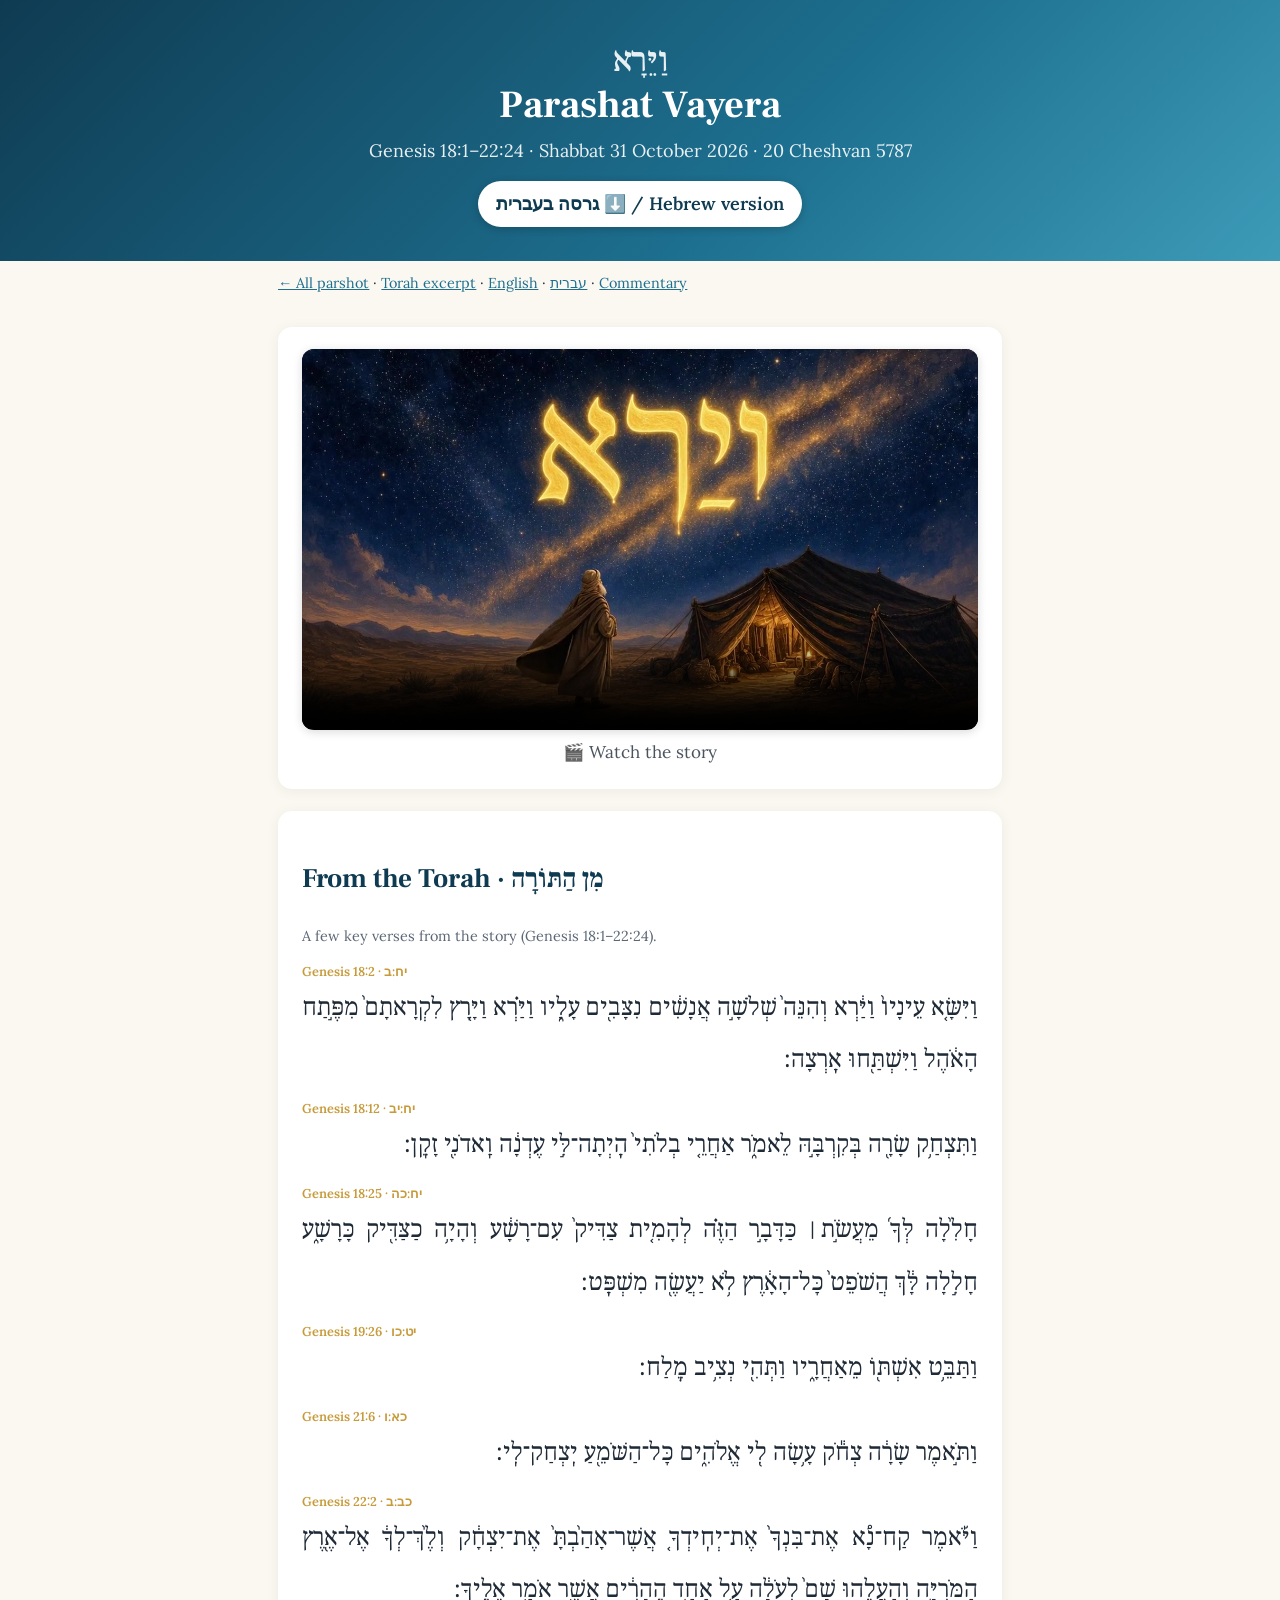
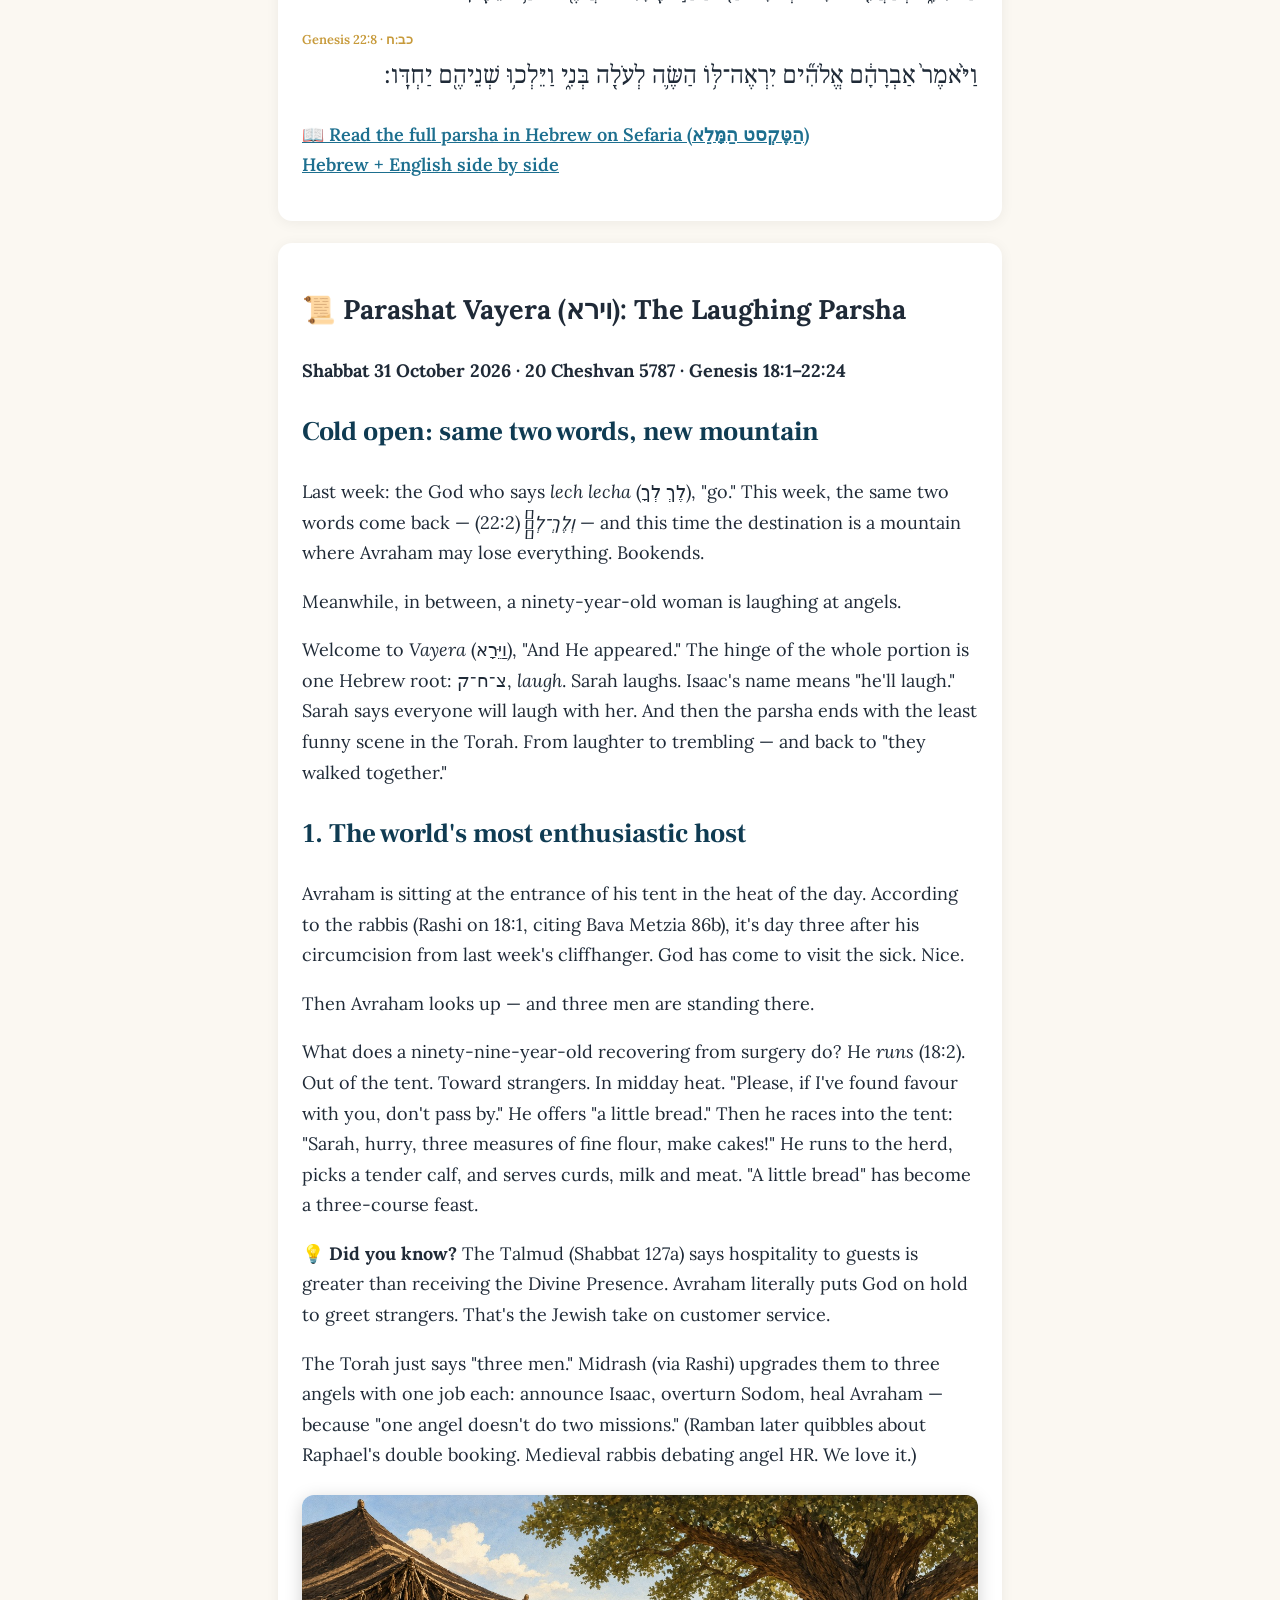
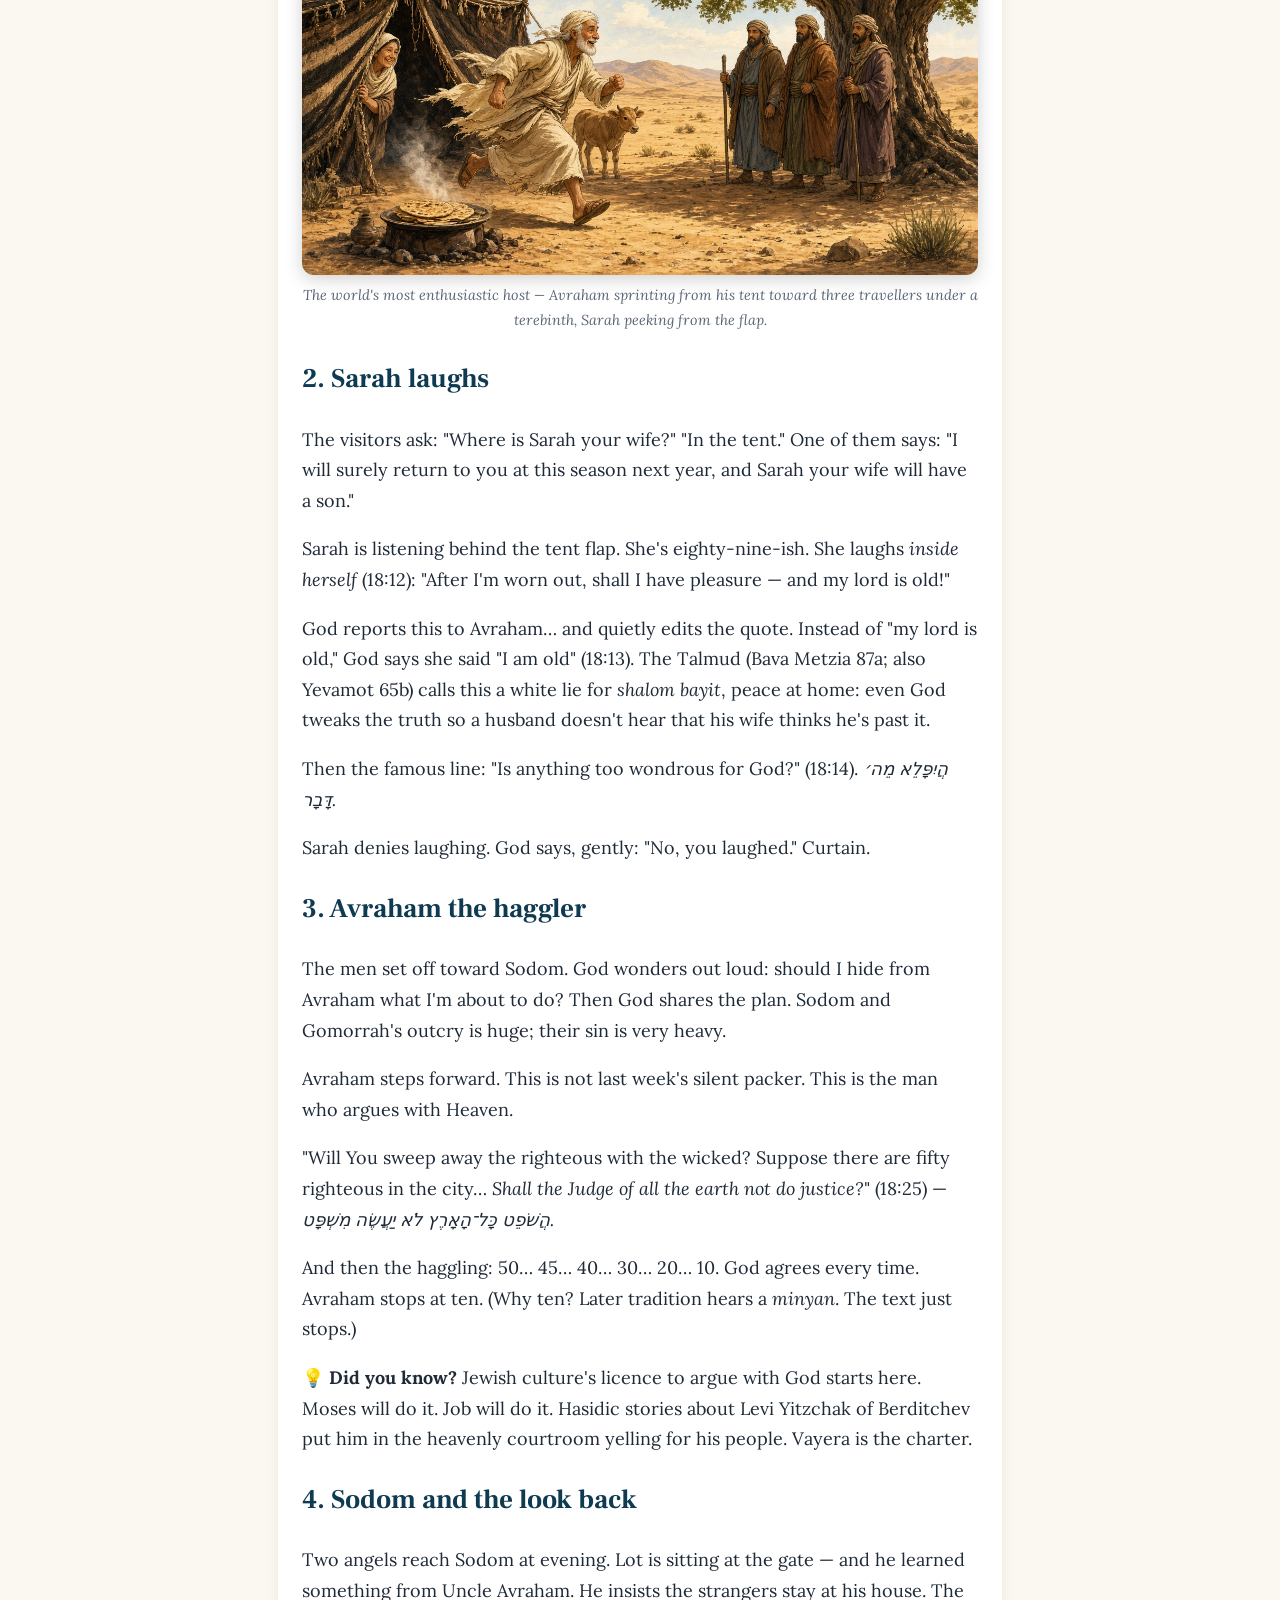
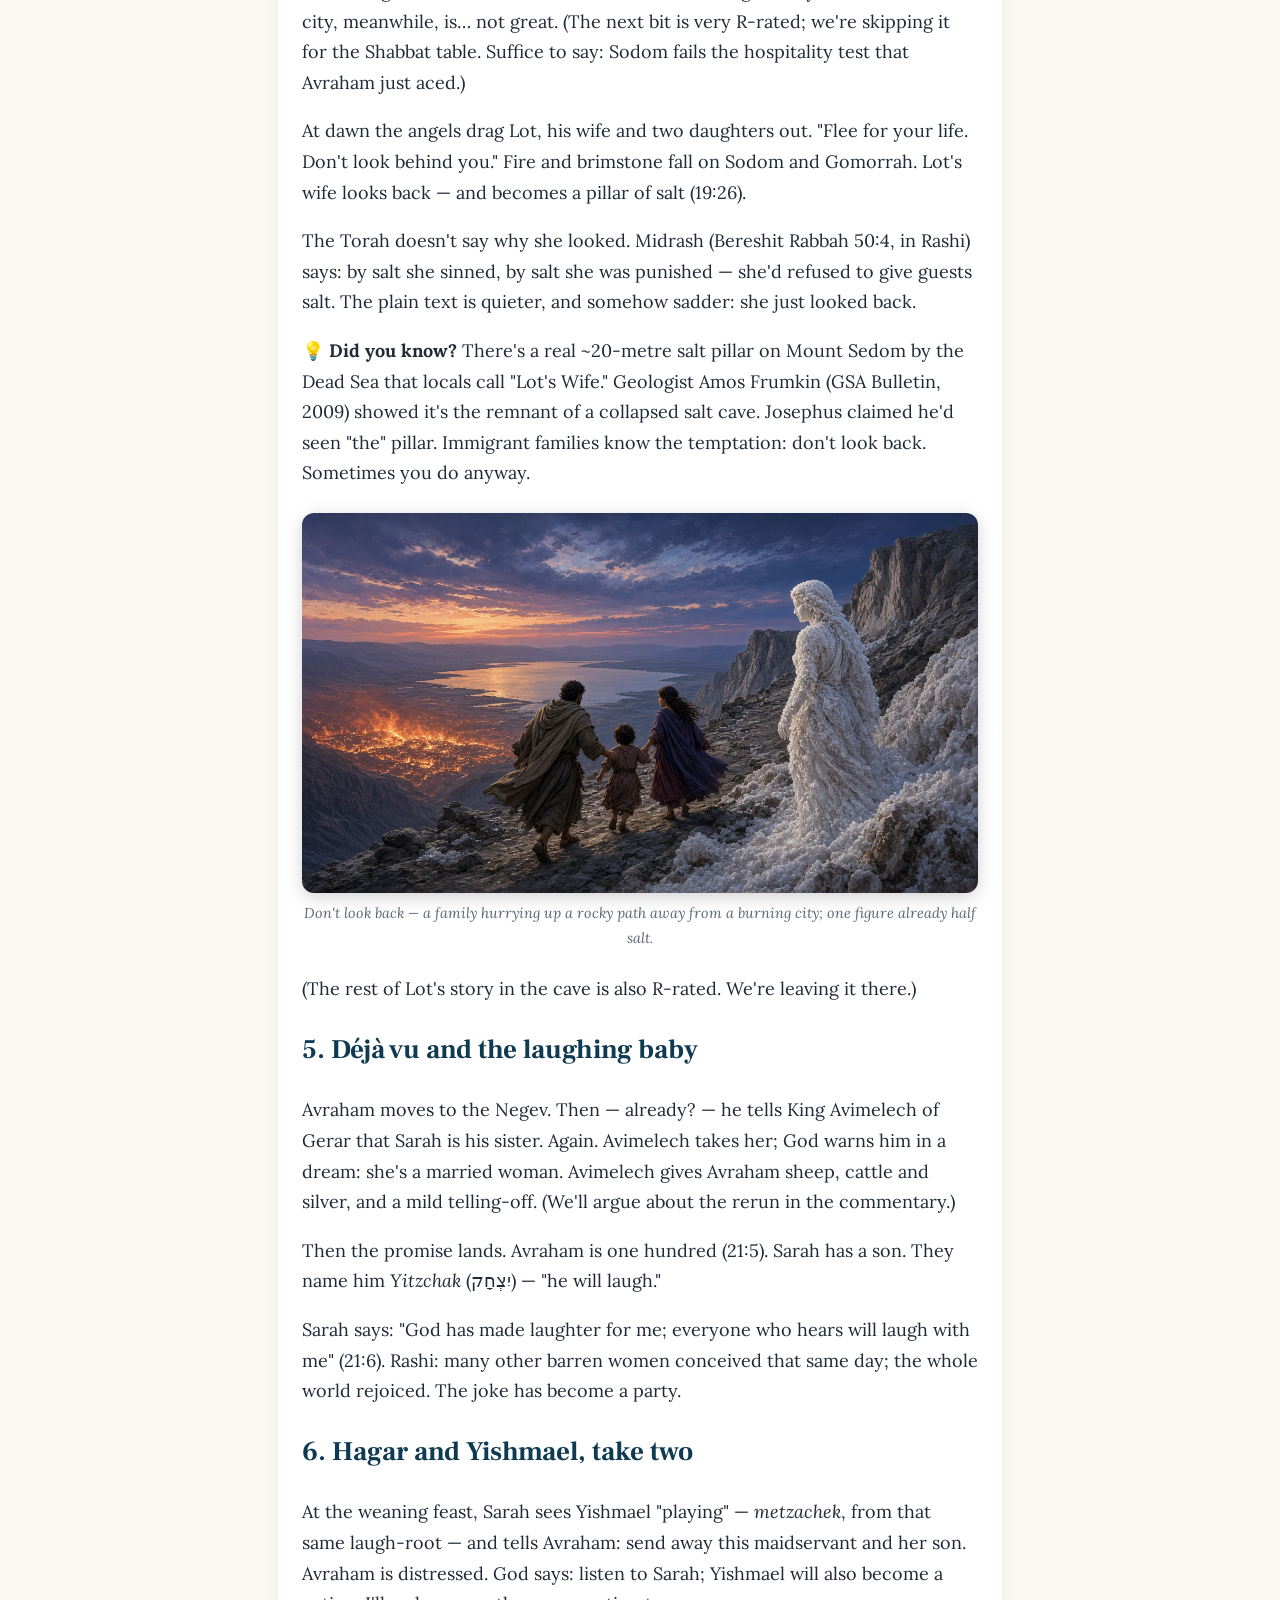
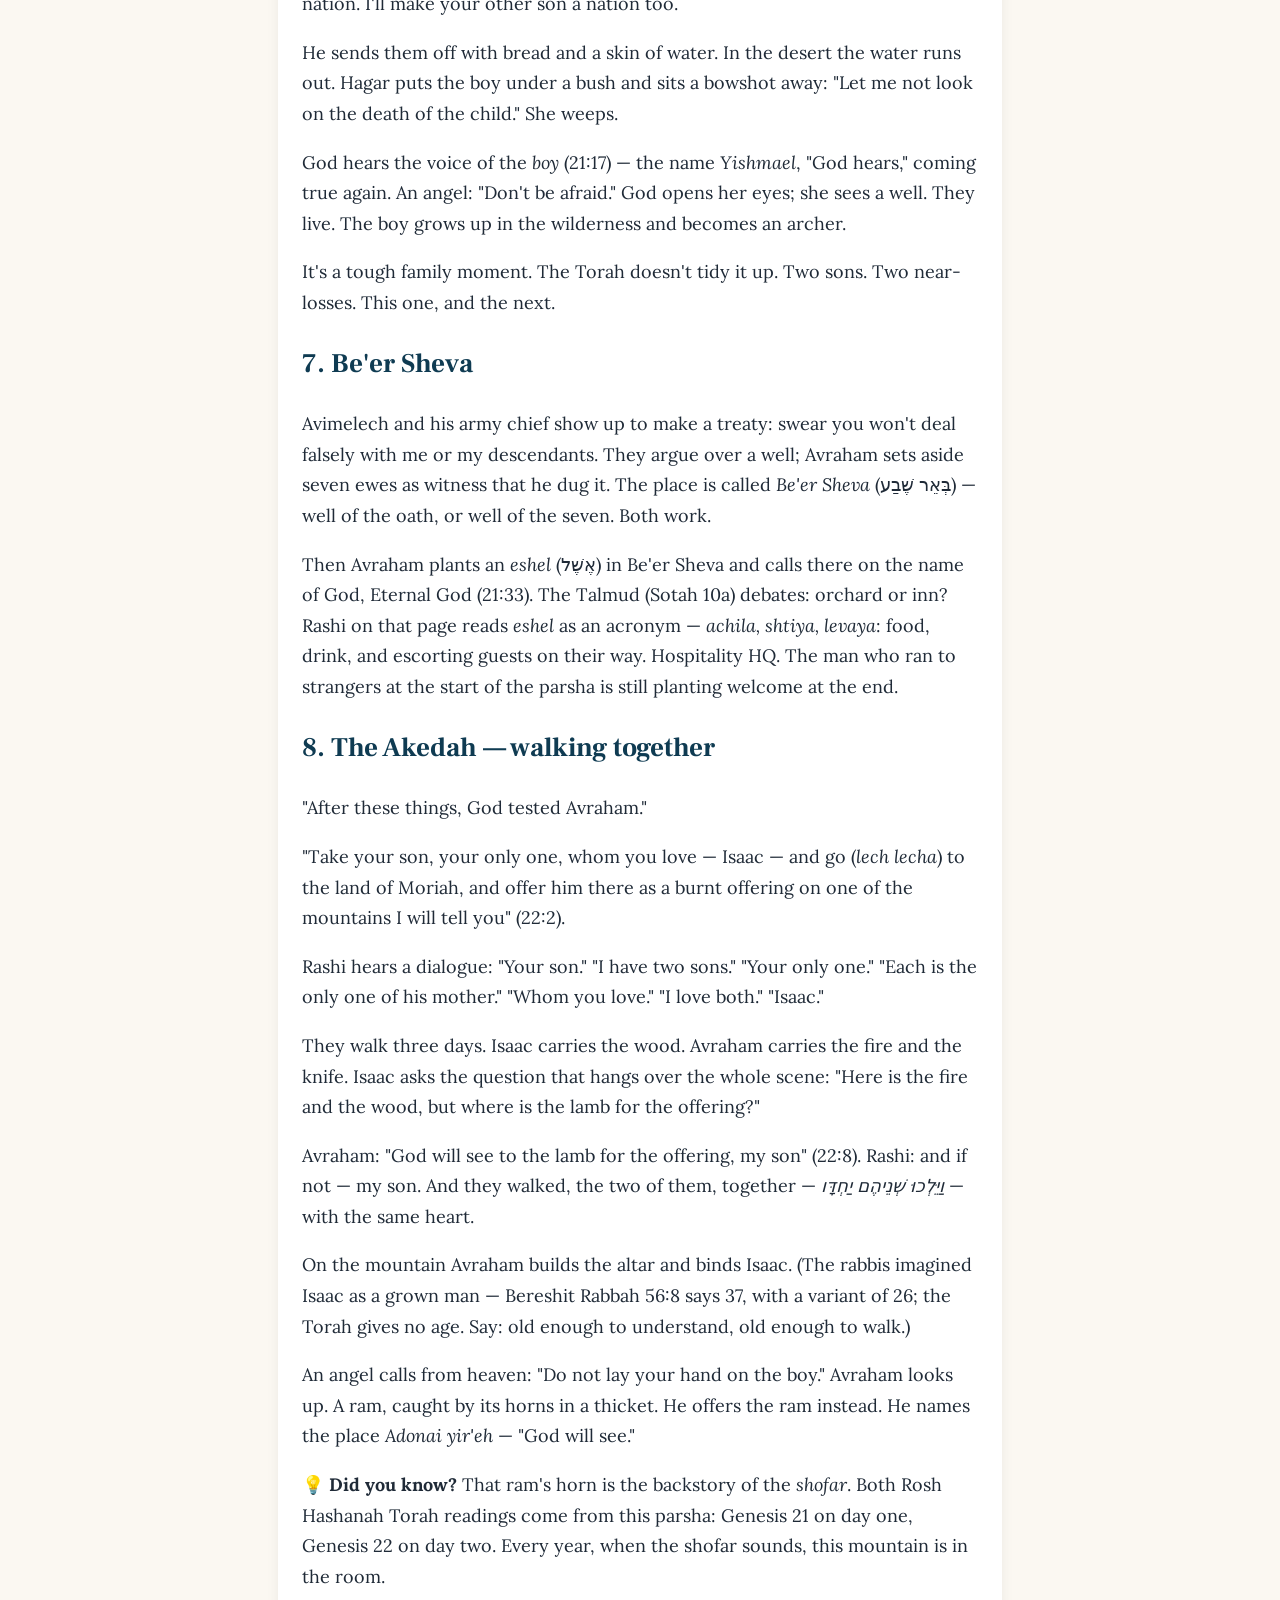
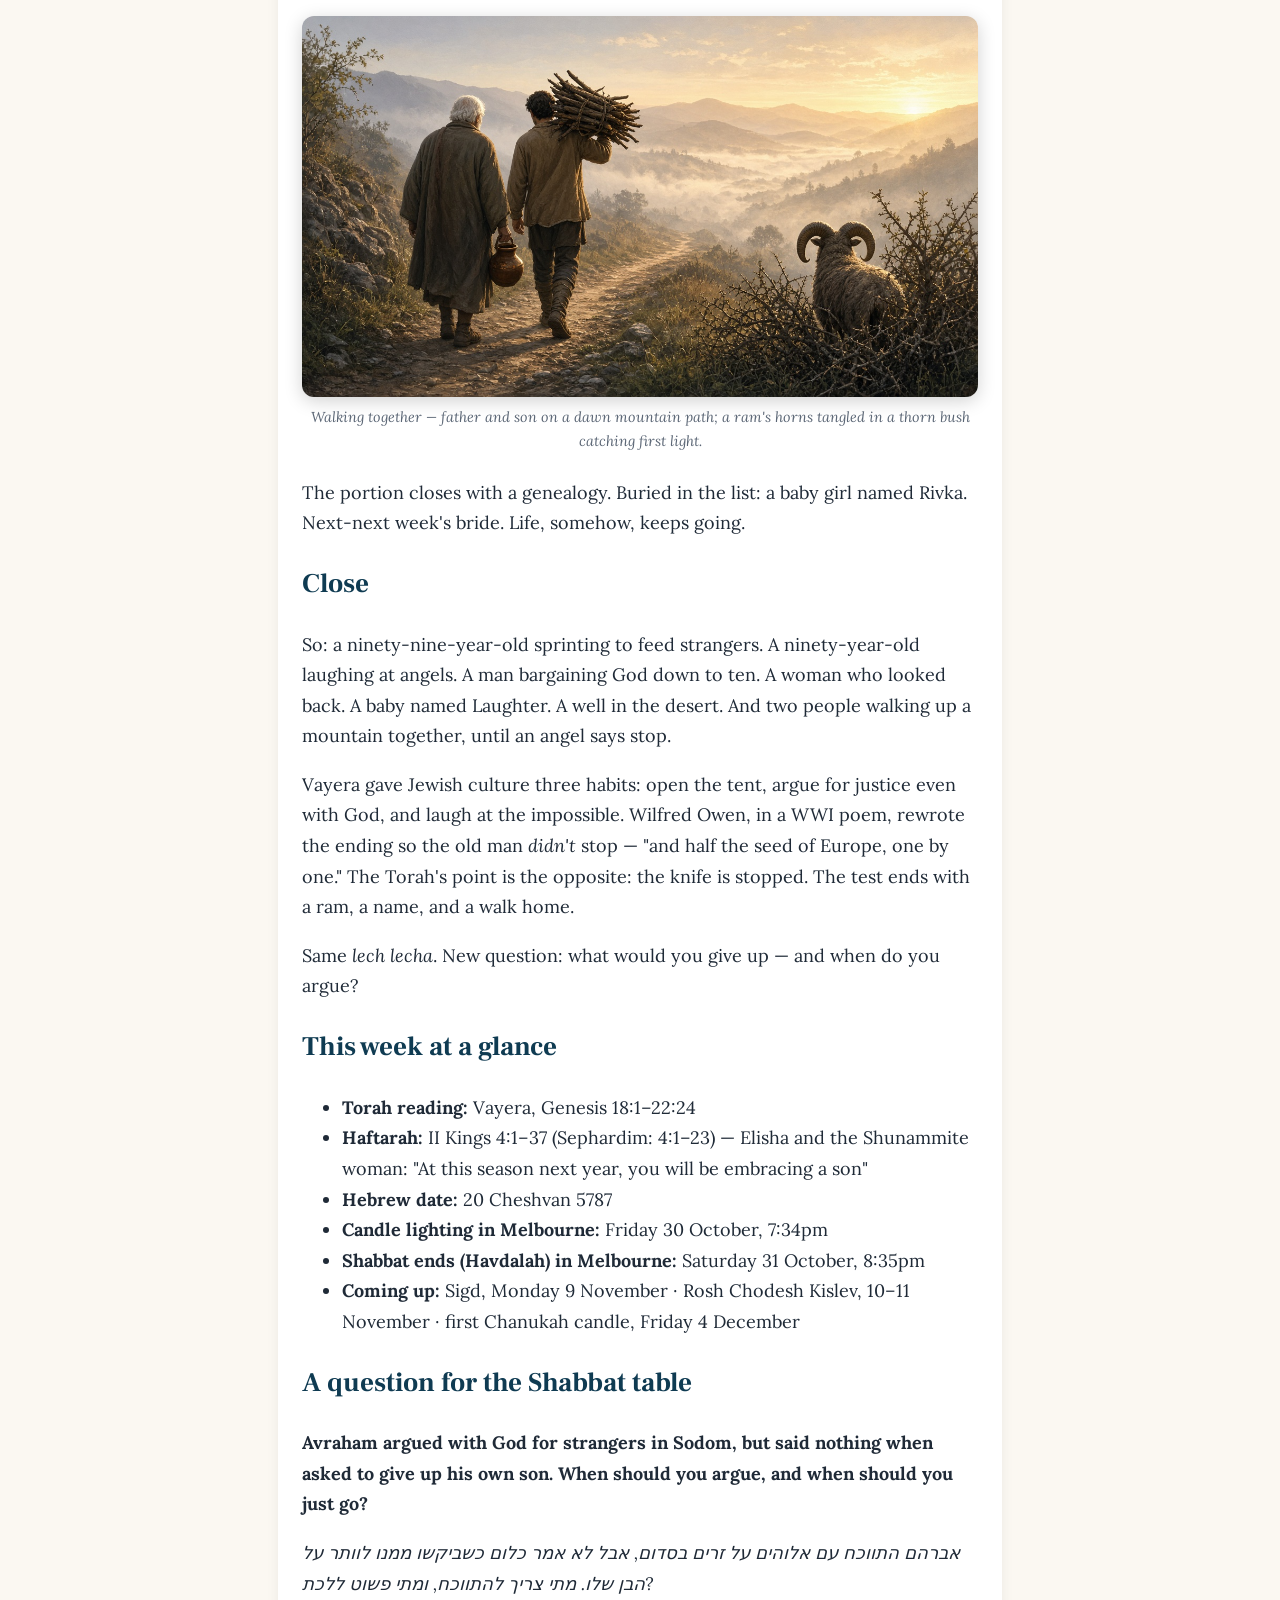
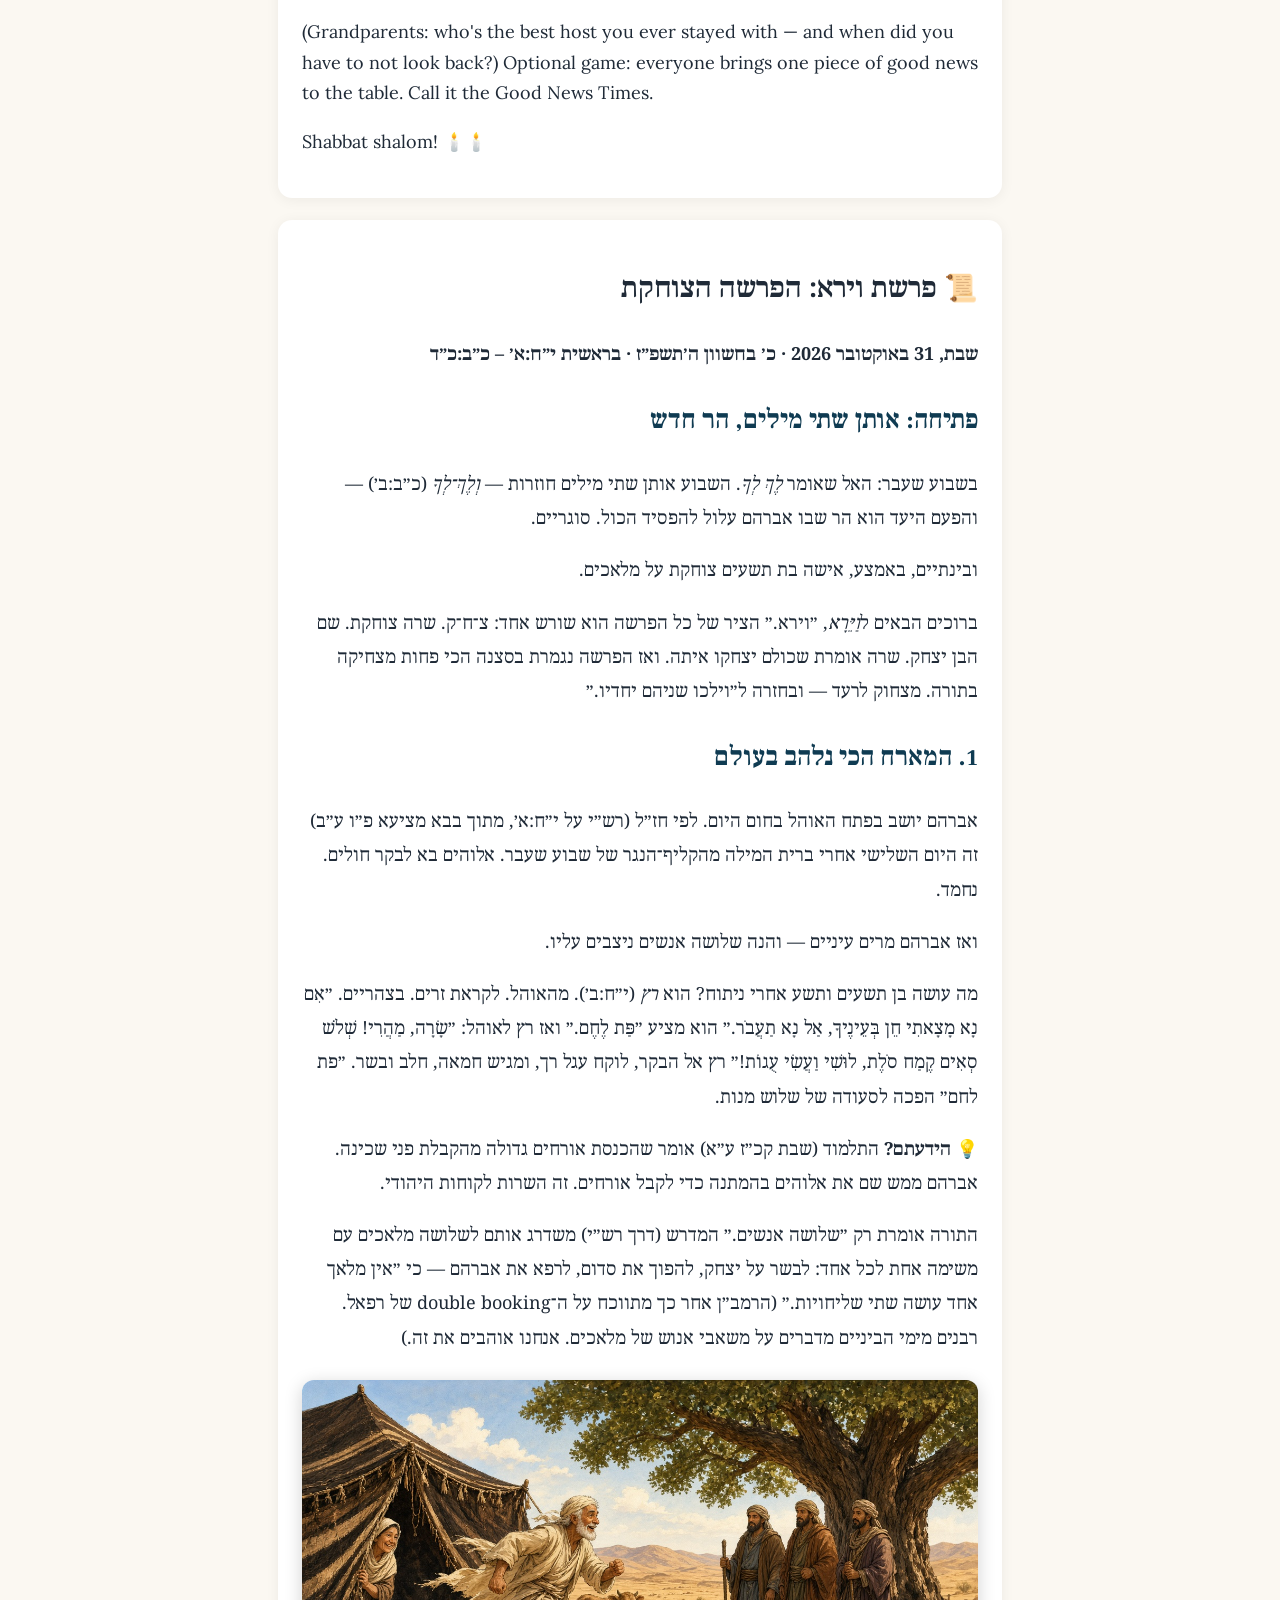
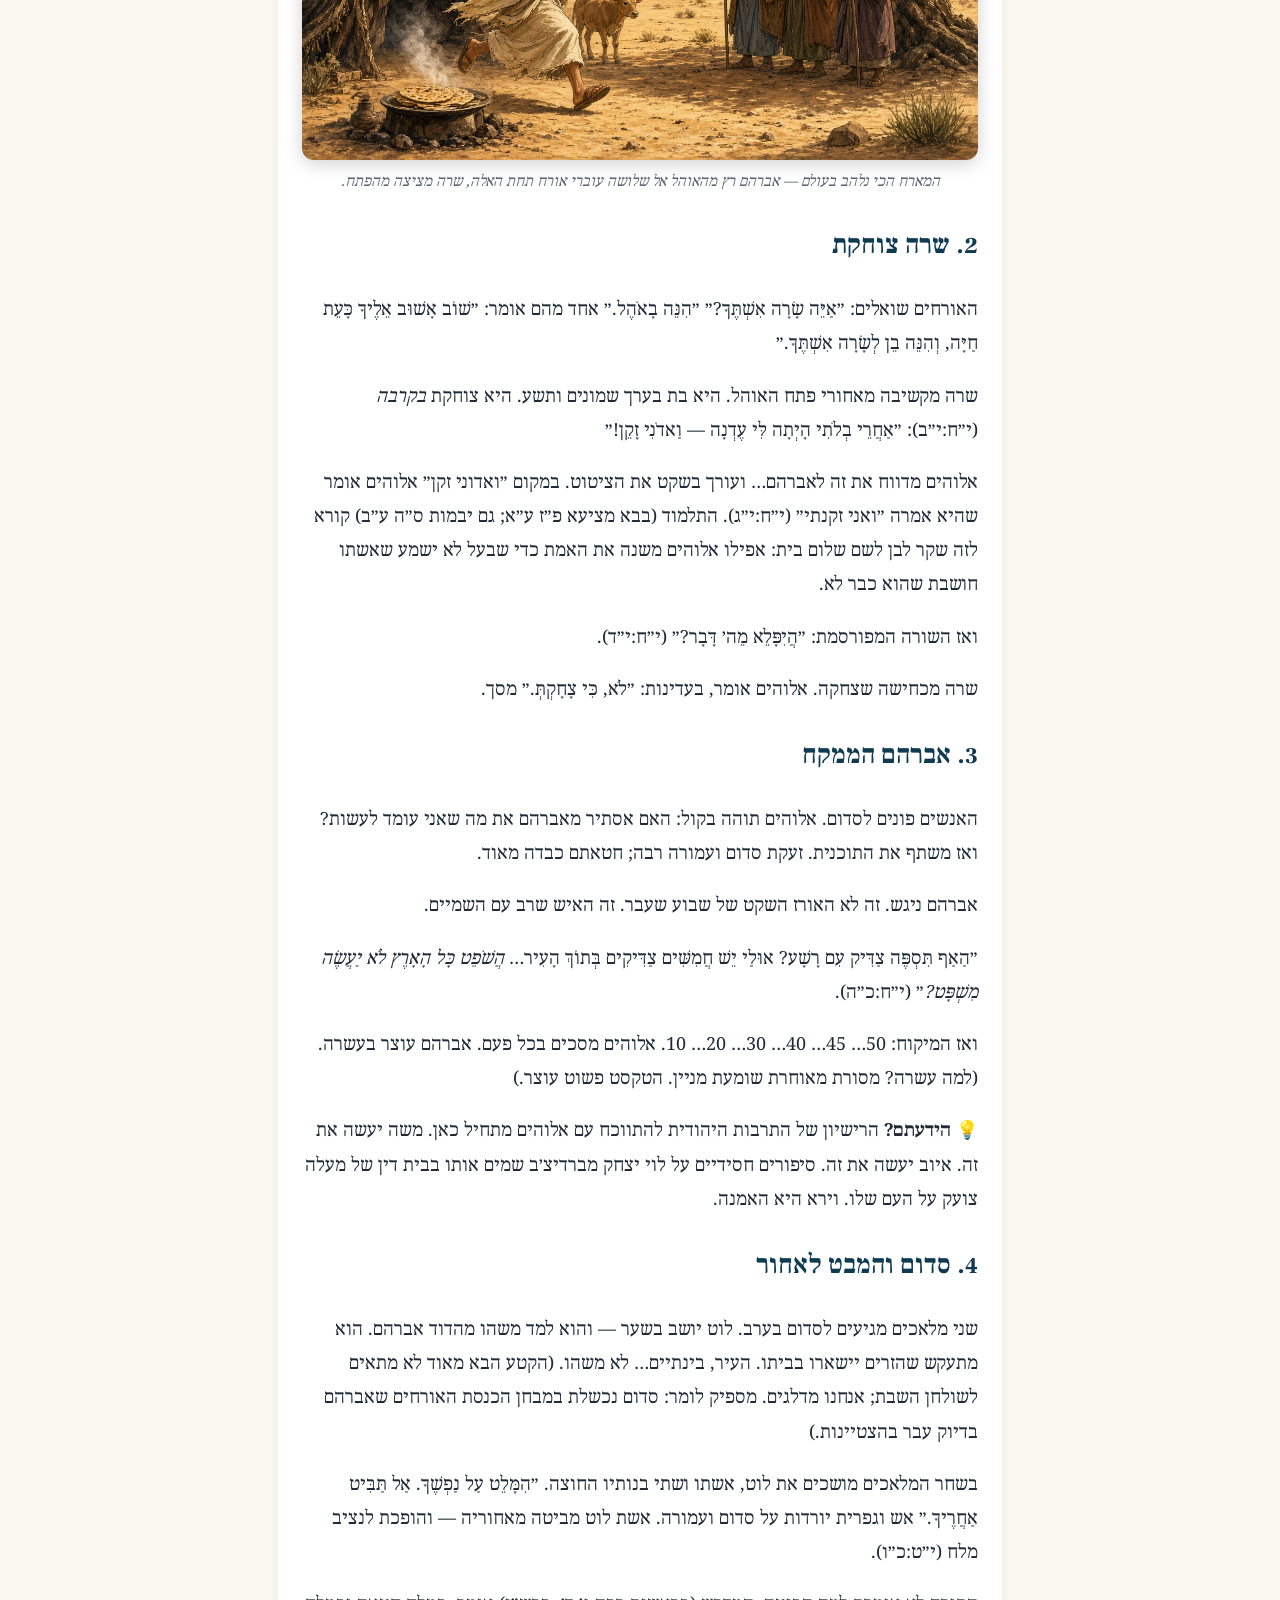
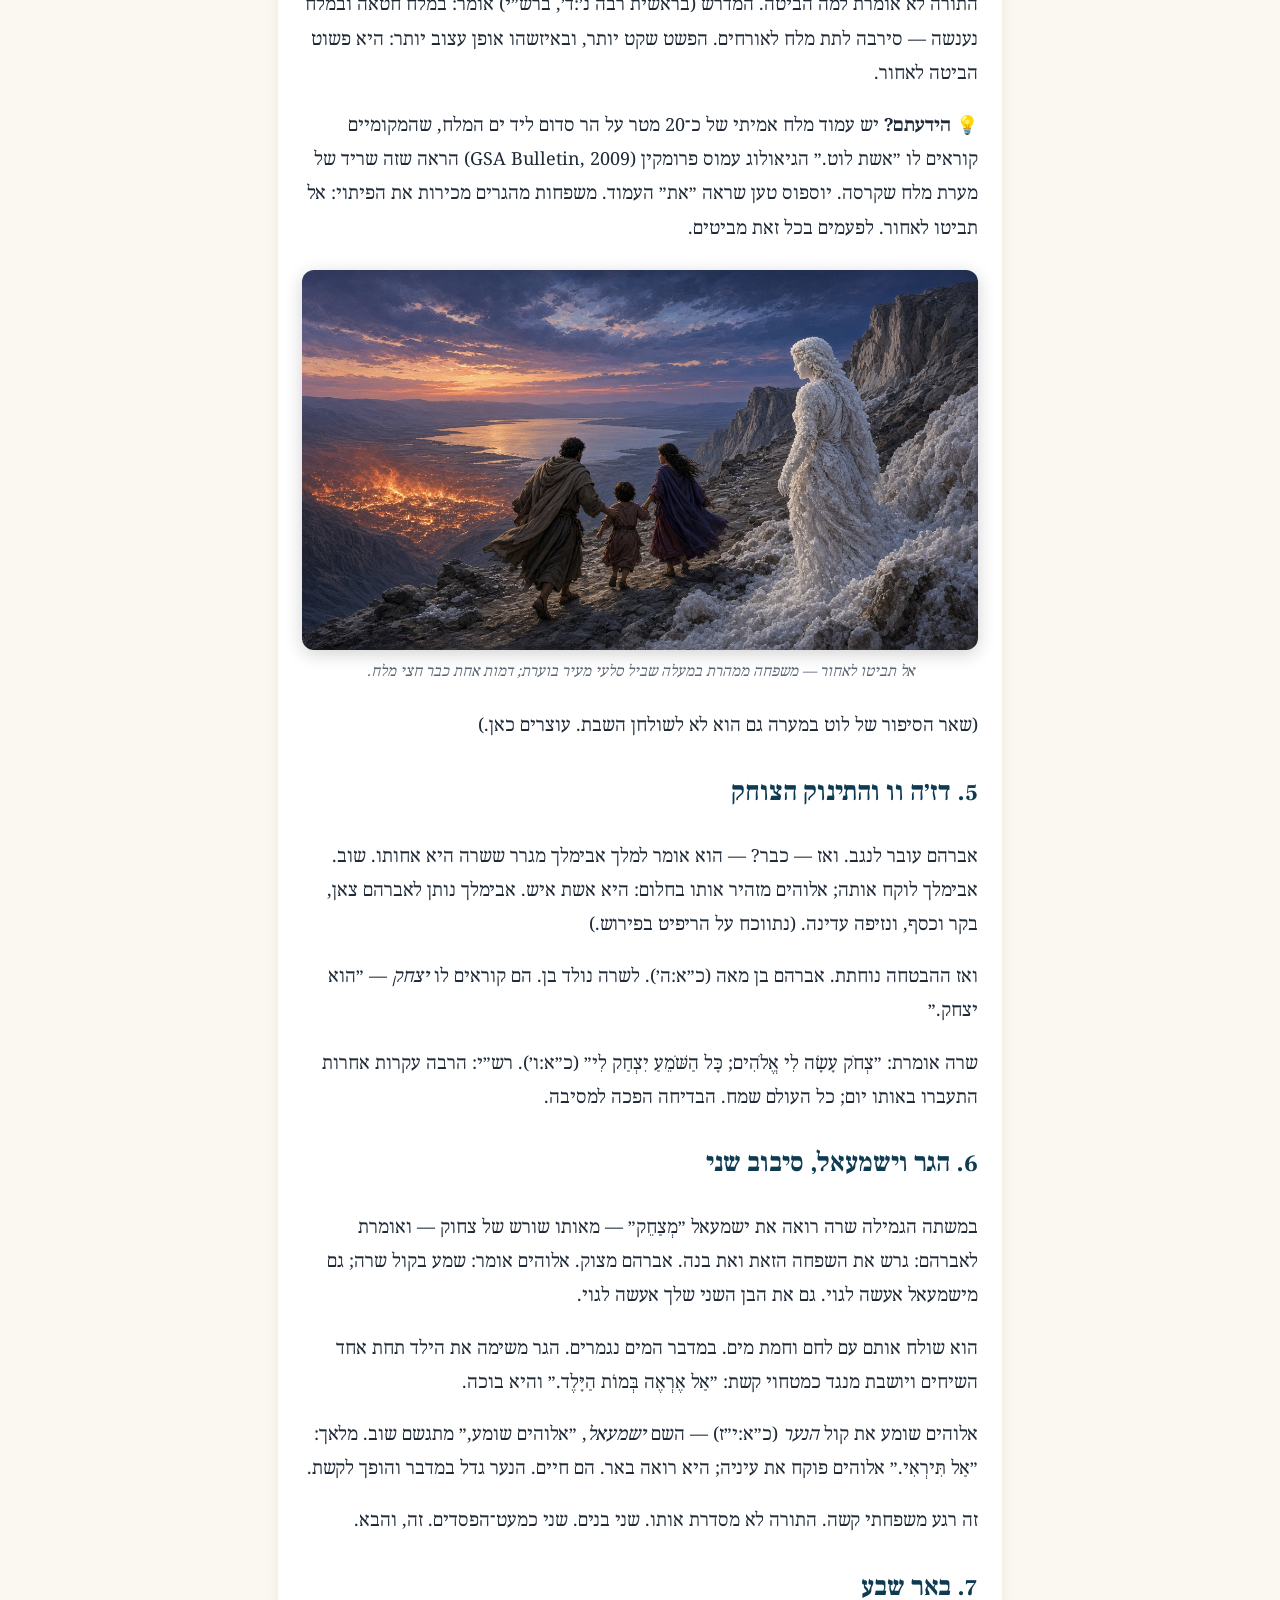
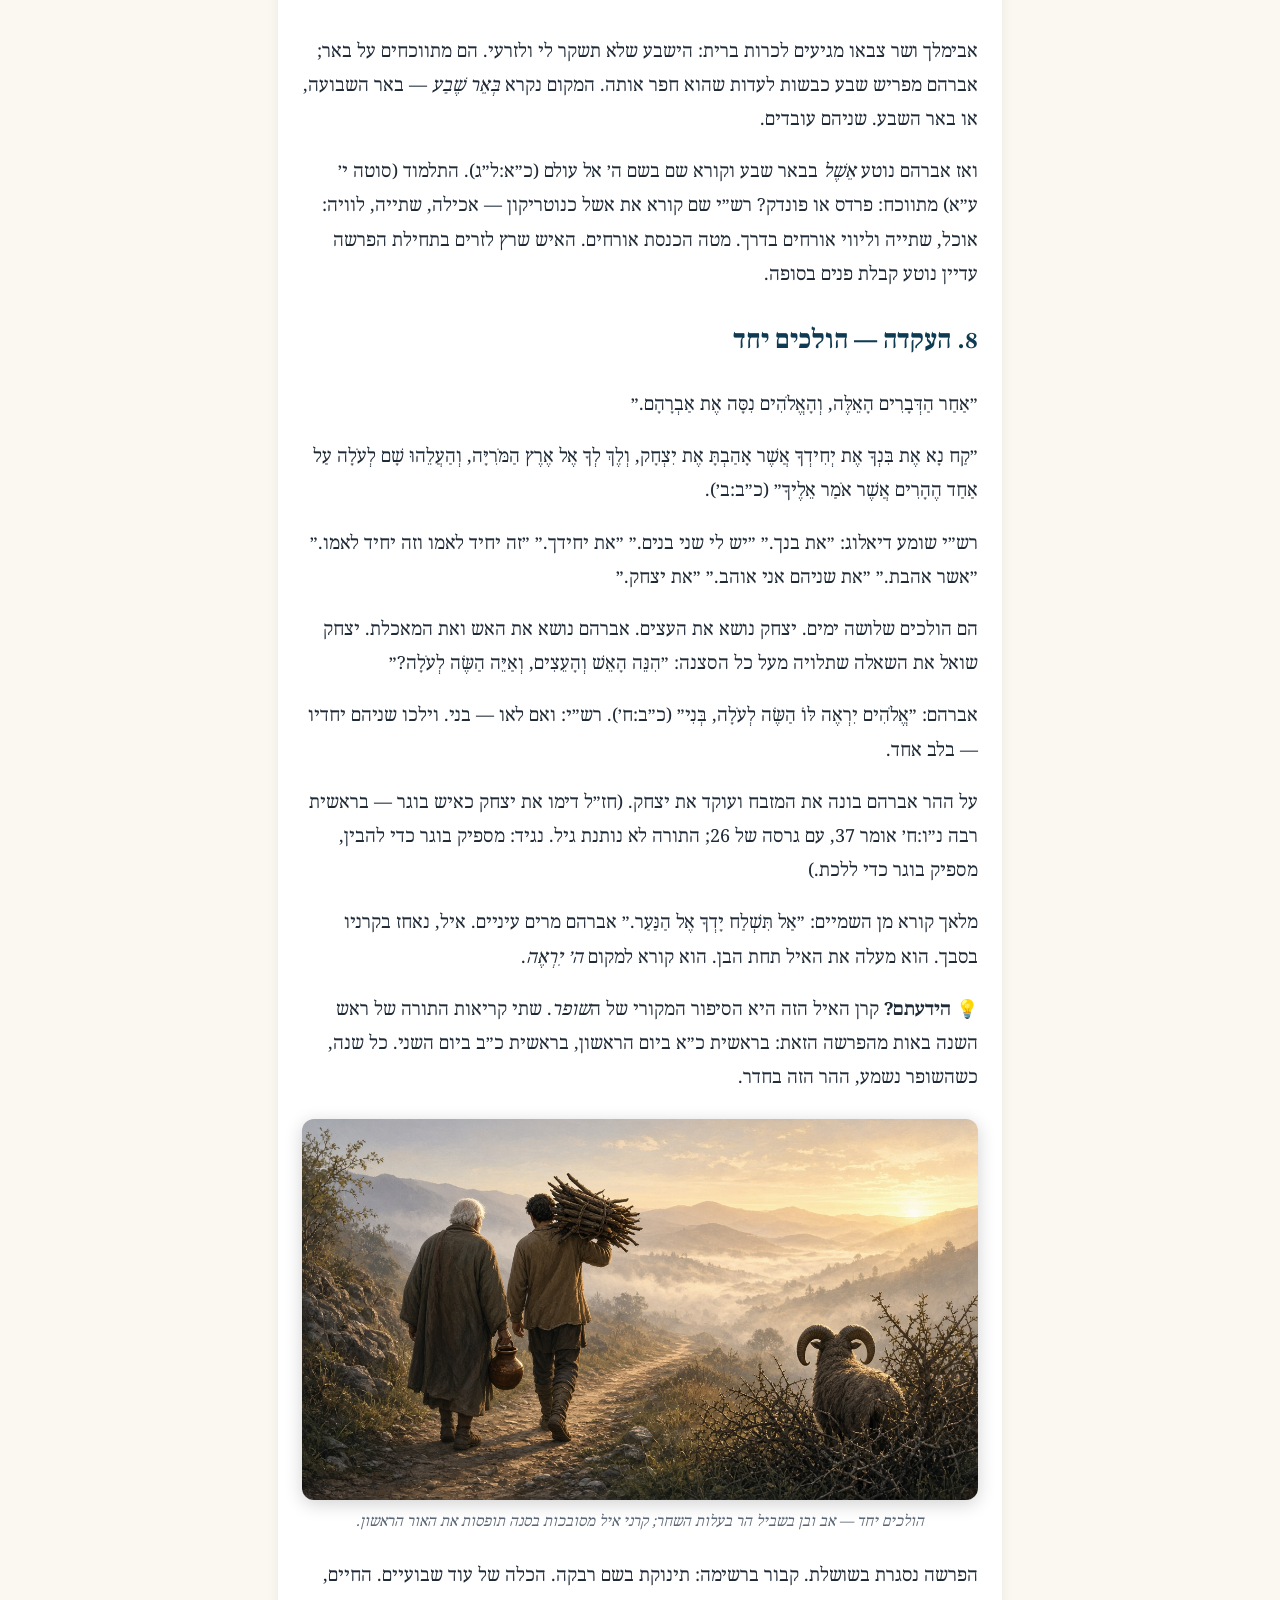
<file: parsha/vayera.html>
<!doctype html><html lang="en"><head><meta charset="utf-8"><meta name="viewport" content="width=device-width,initial-scale=1">
<title>Vayera · Family Parsha</title><link rel="stylesheet" href="../style.css"></head><body>
<header class="hero"><div class="wrap"><div class="he" lang="he">וַיֵּרָא</div><h1>Parashat Vayera</h1><p>Genesis 18:1–22:24 · Shabbat 31 October 2026 · 20 Cheshvan 5787</p><a class="hebtn" href="#story-he"><span lang="he">גרסה בעברית</span> ⬇️ / Hebrew version</a></div></header>
<div class="wrap"><nav><a href="../index.html">← All parshot</a> · <a href="#excerpt">Torah excerpt</a> · <a href="#story">English</a> · <a href="#story-he" lang="he">עברית</a> · <a href="#commentary">Commentary</a></nav>
<section id="video" class="video"><video controls preload="metadata" playsinline poster="../images/vayera/vayera-video-poster.jpg"><source src="../images/vayera/vayera-video.mp4" type="video/mp4">Your browser does not support video.</video><p class="vcap">🎬 Watch the story</p></section>
<section id="excerpt"><h2>From the Torah · <span lang="he">מִן הַתּוֹרָה</span></h2><p class="note">A few key verses from the story (Genesis 18:1–22:24).</p>
<div class="hebrew"><div class="verse"><div class="ref"><span lang="en" dir="ltr">Genesis 18:2</span> · <span lang="he">יח:ב</span></div><p lang="he" dir="rtl">וַיִּשָּׂ֤א עֵינָיו֙ וַיַּ֔רְא וְהִנֵּה֙ שְׁלֹשָׁ֣ה אֲנָשִׁ֔ים נִצָּבִ֖ים עָלָ֑יו וַיַּ֗רְא וַיָּ֤רׇץ לִקְרָאתָם֙ מִפֶּ֣תַח הָאֹ֔הֶל וַיִּשְׁתַּ֖חוּ אָֽרְצָה׃</p></div><div class="verse"><div class="ref"><span lang="en" dir="ltr">Genesis 18:12</span> · <span lang="he">יח:יב</span></div><p lang="he" dir="rtl">וַתִּצְחַ֥ק שָׂרָ֖ה בְּקִרְבָּ֣הּ לֵאמֹ֑ר אַחֲרֵ֤י בְלֹתִי֙ הָֽיְתָה־לִּ֣י עֶדְנָ֔ה וַֽאדֹנִ֖י זָקֵֽן׃</p></div><div class="verse"><div class="ref"><span lang="en" dir="ltr">Genesis 18:25</span> · <span lang="he">יח:כה</span></div><p lang="he" dir="rtl">חָלִ֨לָה לְּךָ֜ מֵעֲשֹׂ֣ת ׀ כַּדָּבָ֣ר הַזֶּ֗ה לְהָמִ֤ית צַדִּיק֙ עִם־רָשָׁ֔ע וְהָיָ֥ה כַצַּדִּ֖יק כָּרָשָׁ֑ע חָלִ֣לָה לָּ֔ךְ הֲשֹׁפֵט֙ כׇּל־הָאָ֔רֶץ לֹ֥א יַעֲשֶׂ֖ה מִשְׁפָּֽט׃</p></div><div class="verse"><div class="ref"><span lang="en" dir="ltr">Genesis 19:26</span> · <span lang="he">יט:כו</span></div><p lang="he" dir="rtl">וַתַּבֵּ֥ט אִשְׁתּ֖וֹ מֵאַחֲרָ֑יו וַתְּהִ֖י נְצִ֥יב מֶֽלַח׃</p></div><div class="verse"><div class="ref"><span lang="en" dir="ltr">Genesis 21:6</span> · <span lang="he">כא:ו</span></div><p lang="he" dir="rtl">וַתֹּ֣אמֶר שָׂרָ֔ה צְחֹ֕ק עָ֥שָׂה לִ֖י אֱלֹהִ֑ים כׇּל־הַשֹּׁמֵ֖עַ יִֽצְחַק־לִֽי׃</p></div><div class="verse"><div class="ref"><span lang="en" dir="ltr">Genesis 22:2</span> · <span lang="he">כב:ב</span></div><p lang="he" dir="rtl">וַיֹּ֡אמֶר קַח־נָ֠א אֶת־בִּנְךָ֨ אֶת־יְחִֽידְךָ֤ אֲשֶׁר־אָהַ֙בְתָּ֙ אֶת־יִצְחָ֔ק וְלֶ֨ךְ־לְךָ֔ אֶל־אֶ֖רֶץ הַמֹּרִיָּ֑ה וְהַעֲלֵ֤הוּ שָׁם֙ לְעֹלָ֔ה עַ֚ל אַחַ֣ד הֶֽהָרִ֔ים אֲשֶׁ֖ר אֹמַ֥ר אֵלֶֽיךָ׃</p></div><div class="verse"><div class="ref"><span lang="en" dir="ltr">Genesis 22:8</span> · <span lang="he">כב:ח</span></div><p lang="he" dir="rtl">וַיֹּ֙אמֶר֙ אַבְרָהָ֔ם אֱלֹהִ֞ים יִרְאֶה־לּ֥וֹ הַשֶּׂ֛ה לְעֹלָ֖ה בְּנִ֑י וַיֵּלְכ֥וּ שְׁנֵיהֶ֖ם יַחְדָּֽו׃</p></div></div>
<p class="full"><a href="https://www.sefaria.org/Genesis.18.1-22.24?lang=he">📖 Read the full parsha in Hebrew on Sefaria <span lang="he">(הַטֶּקְסט הַמָּלֵא)</span></a><br><a href="https://www.sefaria.org/Genesis.18.1-22.24?lang=bi">Hebrew + English side by side</a></p></section>
<section id="story" lang="en"><h1>📜 Parashat Vayera (וירא): The Laughing Parsha</h1>
<p><strong>Shabbat 31 October 2026 · 20 Cheshvan 5787 · Genesis 18:1–22:24</strong></p>
<h2>Cold open: same two words, new mountain</h2>
<p>Last week: the God who says <em>lech lecha</em> (לֶךְ לְךָ), "go." This week, the same two words come back — <em>וְלֶךְ־לְךָ֔</em> (22:2) — and this time the destination is a mountain where Avraham may lose everything. Bookends.</p>
<p>Meanwhile, in between, a ninety-year-old woman is laughing at angels.</p>
<p>Welcome to <em>Vayera</em> (וַיֵּרָא), "And He appeared." The hinge of the whole portion is one Hebrew root: צ־ח־ק, <em>laugh</em>. Sarah laughs. Isaac's name means "he'll laugh." Sarah says everyone will laugh with her. And then the parsha ends with the least funny scene in the Torah. From laughter to trembling — and back to "they walked together."</p>
<h2>1. The world's most enthusiastic host</h2>
<p>Avraham is sitting at the entrance of his tent in the heat of the day. According to the rabbis (Rashi on 18:1, citing Bava Metzia 86b), it's day three after his circumcision from last week's cliffhanger. God has come to visit the sick. Nice.</p>
<p>Then Avraham looks up — and three men are standing there.</p>
<p>What does a ninety-nine-year-old recovering from surgery do? He <em>runs</em> (18:2). Out of the tent. Toward strangers. In midday heat. "Please, if I've found favour with you, don't pass by." He offers "a little bread." Then he races into the tent: "Sarah, hurry, three measures of fine flour, make cakes!" He runs to the herd, picks a tender calf, and serves curds, milk and meat. "A little bread" has become a three-course feast.</p>
<p>💡 <strong>Did you know?</strong> The Talmud (Shabbat 127a) says hospitality to guests is greater than receiving the Divine Presence. Avraham literally puts God on hold to greet strangers. That's the Jewish take on customer service.</p>
<p>The Torah just says "three men." Midrash (via Rashi) upgrades them to three angels with one job each: announce Isaac, overturn Sodom, heal Avraham — because "one angel doesn't do two missions." (Ramban later quibbles about Raphael's double booking. Medieval rabbis debating angel HR. We love it.)</p>
<figure class="story-img"><img src="../images/vayera/vayera-1.jpg" alt="The world&#x27;s most enthusiastic host — Avraham sprinting from his tent toward three travellers under a terebinth, Sarah peeking from the flap." loading="lazy" width="1600" height="900"><figcaption>The world&#x27;s most enthusiastic host — Avraham sprinting from his tent toward three travellers under a terebinth, Sarah peeking from the flap.</figcaption></figure>

<h2>2. Sarah laughs</h2>
<p>The visitors ask: "Where is Sarah your wife?" "In the tent." One of them says: "I will surely return to you at this season next year, and Sarah your wife will have a son."</p>
<p>Sarah is listening behind the tent flap. She's eighty-nine-ish. She laughs <em>inside herself</em> (18:12): "After I'm worn out, shall I have pleasure — and my lord is old!"</p>
<p>God reports this to Avraham… and quietly edits the quote. Instead of "my lord is old," God says she said "I am old" (18:13). The Talmud (Bava Metzia 87a; also Yevamot 65b) calls this a white lie for <em>shalom bayit</em>, peace at home: even God tweaks the truth so a husband doesn't hear that his wife thinks he's past it.</p>
<p>Then the famous line: "Is anything too wondrous for God?" (18:14). <em>הֲיִפָּלֵא מֵה׳ דָּבָר.</em></p>
<p>Sarah denies laughing. God says, gently: "No, you laughed." Curtain.</p>
<h2>3. Avraham the haggler</h2>
<p>The men set off toward Sodom. God wonders out loud: should I hide from Avraham what I'm about to do? Then God shares the plan. Sodom and Gomorrah's outcry is huge; their sin is very heavy.</p>
<p>Avraham steps forward. This is not last week's silent packer. This is the man who argues with Heaven.</p>
<p>"Will You sweep away the righteous with the wicked? Suppose there are fifty righteous in the city… <em>Shall the Judge of all the earth not do justice?</em>" (18:25) — <em>הֲשֹׁפֵט כָּל־הָאָרֶץ לֹא יַעֲשֶׂה מִשְׁפָּט.</em></p>
<p>And then the haggling: 50… 45… 40… 30… 20… 10. God agrees every time. Avraham stops at ten. (Why ten? Later tradition hears a <em>minyan</em>. The text just stops.)</p>
<p>💡 <strong>Did you know?</strong> Jewish culture's licence to argue with God starts here. Moses will do it. Job will do it. Hasidic stories about Levi Yitzchak of Berditchev put him in the heavenly courtroom yelling for his people. Vayera is the charter.</p>
<h2>4. Sodom and the look back</h2>
<p>Two angels reach Sodom at evening. Lot is sitting at the gate — and he learned something from Uncle Avraham. He insists the strangers stay at his house. The city, meanwhile, is… not great. (The next bit is very R-rated; we're skipping it for the Shabbat table. Suffice to say: Sodom fails the hospitality test that Avraham just aced.)</p>
<p>At dawn the angels drag Lot, his wife and two daughters out. "Flee for your life. Don't look behind you." Fire and brimstone fall on Sodom and Gomorrah. Lot's wife looks back — and becomes a pillar of salt (19:26).</p>
<p>The Torah doesn't say why she looked. Midrash (Bereshit Rabbah 50:4, in Rashi) says: by salt she sinned, by salt she was punished — she'd refused to give guests salt. The plain text is quieter, and somehow sadder: she just looked back.</p>
<p>💡 <strong>Did you know?</strong> There's a real ~20-metre salt pillar on Mount Sedom by the Dead Sea that locals call "Lot's Wife." Geologist Amos Frumkin (GSA Bulletin, 2009) showed it's the remnant of a collapsed salt cave. Josephus claimed he'd seen "the" pillar. Immigrant families know the temptation: don't look back. Sometimes you do anyway.</p>
<figure class="story-img"><img src="../images/vayera/vayera-2.jpg" alt="Don&#x27;t look back — a family hurrying up a rocky path away from a burning city; one figure already half salt." loading="lazy" width="1600" height="900"><figcaption>Don&#x27;t look back — a family hurrying up a rocky path away from a burning city; one figure already half salt.</figcaption></figure>

<p>(The rest of Lot's story in the cave is also R-rated. We're leaving it there.)</p>
<h2>5. Déjà vu and the laughing baby</h2>
<p>Avraham moves to the Negev. Then — already? — he tells King Avimelech of Gerar that Sarah is his sister. Again. Avimelech takes her; God warns him in a dream: she's a married woman. Avimelech gives Avraham sheep, cattle and silver, and a mild telling-off. (We'll argue about the rerun in the commentary.)</p>
<p>Then the promise lands. Avraham is one hundred (21:5). Sarah has a son. They name him <em>Yitzchak</em> (יִצְחָק) — "he will laugh."</p>
<p>Sarah says: "God has made laughter for me; everyone who hears will laugh with me" (21:6). Rashi: many other barren women conceived that same day; the whole world rejoiced. The joke has become a party.</p>
<h2>6. Hagar and Yishmael, take two</h2>
<p>At the weaning feast, Sarah sees Yishmael "playing" — <em>metzachek</em>, from that same laugh-root — and tells Avraham: send away this maidservant and her son. Avraham is distressed. God says: listen to Sarah; Yishmael will also become a nation. I'll make your other son a nation too.</p>
<p>He sends them off with bread and a skin of water. In the desert the water runs out. Hagar puts the boy under a bush and sits a bowshot away: "Let me not look on the death of the child." She weeps.</p>
<p>God hears the voice of the <em>boy</em> (21:17) — the name <em>Yishmael</em>, "God hears," coming true again. An angel: "Don't be afraid." God opens her eyes; she sees a well. They live. The boy grows up in the wilderness and becomes an archer.</p>
<p>It's a tough family moment. The Torah doesn't tidy it up. Two sons. Two near-losses. This one, and the next.</p>
<h2>7. Be'er Sheva</h2>
<p>Avimelech and his army chief show up to make a treaty: swear you won't deal falsely with me or my descendants. They argue over a well; Avraham sets aside seven ewes as witness that he dug it. The place is called <em>Be'er Sheva</em> (בְּאֵר שֶׁבַע) — well of the oath, or well of the seven. Both work.</p>
<p>Then Avraham plants an <em>eshel</em> (אֶשֶׁל) in Be'er Sheva and calls there on the name of God, Eternal God (21:33). The Talmud (Sotah 10a) debates: orchard or inn? Rashi on that page reads <em>eshel</em> as an acronym — <em>achila, shtiya, levaya</em>: food, drink, and escorting guests on their way. Hospitality HQ. The man who ran to strangers at the start of the parsha is still planting welcome at the end.</p>
<h2>8. The Akedah — walking together</h2>
<p>"After these things, God tested Avraham."</p>
<p>"Take your son, your only one, whom you love — Isaac — and go (<em>lech lecha</em>) to the land of Moriah, and offer him there as a burnt offering on one of the mountains I will tell you" (22:2).</p>
<p>Rashi hears a dialogue: "Your son." "I have two sons." "Your only one." "Each is the only one of his mother." "Whom you love." "I love both." "Isaac."</p>
<p>They walk three days. Isaac carries the wood. Avraham carries the fire and the knife. Isaac asks the question that hangs over the whole scene: "Here is the fire and the wood, but where is the lamb for the offering?"</p>
<p>Avraham: "God will see to the lamb for the offering, my son" (22:8). Rashi: and if not — my son. And they walked, the two of them, together — <em>וַיֵּלְכוּ שְׁנֵיהֶם יַחְדָּו</em> — with the same heart.</p>
<p>On the mountain Avraham builds the altar and binds Isaac. (The rabbis imagined Isaac as a grown man — Bereshit Rabbah 56:8 says 37, with a variant of 26; the Torah gives no age. Say: old enough to understand, old enough to walk.)</p>
<p>An angel calls from heaven: "Do not lay your hand on the boy." Avraham looks up. A ram, caught by its horns in a thicket. He offers the ram instead. He names the place <em>Adonai yir'eh</em> — "God will see."</p>
<p>💡 <strong>Did you know?</strong> That ram's horn is the backstory of the <em>shofar</em>. Both Rosh Hashanah Torah readings come from this parsha: Genesis 21 on day one, Genesis 22 on day two. Every year, when the shofar sounds, this mountain is in the room.</p>
<figure class="story-img"><img src="../images/vayera/vayera-3.jpg" alt="Walking together — father and son on a dawn mountain path; a ram&#x27;s horns tangled in a thorn bush catching first light." loading="lazy" width="1600" height="900"><figcaption>Walking together — father and son on a dawn mountain path; a ram&#x27;s horns tangled in a thorn bush catching first light.</figcaption></figure>

<p>The portion closes with a genealogy. Buried in the list: a baby girl named Rivka. Next-next week's bride. Life, somehow, keeps going.</p>
<h2>Close</h2>
<p>So: a ninety-nine-year-old sprinting to feed strangers. A ninety-year-old laughing at angels. A man bargaining God down to ten. A woman who looked back. A baby named Laughter. A well in the desert. And two people walking up a mountain together, until an angel says stop.</p>
<p>Vayera gave Jewish culture three habits: open the tent, argue for justice even with God, and laugh at the impossible. Wilfred Owen, in a WWI poem, rewrote the ending so the old man <em>didn't</em> stop — "and half the seed of Europe, one by one." The Torah's point is the opposite: the knife is stopped. The test ends with a ram, a name, and a walk home.</p>
<p>Same <em>lech lecha</em>. New question: what would you give up — and when do you argue?</p>
<h2>This week at a glance</h2>
<ul>
<li><strong>Torah reading:</strong> Vayera, Genesis 18:1–22:24</li>
<li><strong>Haftarah:</strong> II Kings 4:1–37 (Sephardim: 4:1–23) — Elisha and the Shunammite woman: "At this season next year, you will be embracing a son"</li>
<li><strong>Hebrew date:</strong> 20 Cheshvan 5787</li>
<li><strong>Candle lighting in Melbourne:</strong> Friday 30 October, 7:34pm</li>
<li><strong>Shabbat ends (Havdalah) in Melbourne:</strong> Saturday 31 October, 8:35pm</li>
<li><strong>Coming up:</strong> Sigd, Monday 9 November · Rosh Chodesh Kislev, 10–11 November · first Chanukah candle, Friday 4 December</li>
</ul>
<h2>A question for the Shabbat table</h2>
<p><strong>Avraham argued with God for strangers in Sodom, but said nothing when asked to give up his own son. When should you argue, and when should you just go?</strong></p>
<p><em>אברהם התווכח עם אלוהים על זרים בסדום, אבל לא אמר כלום כשביקשו ממנו לוותר על הבן שלו. מתי צריך להתווכח, ומתי פשוט ללכת?</em></p>
<p>(Grandparents: who's the best host you ever stayed with — and when did you have to not look back?) Optional game: everyone brings one piece of good news to the table. Call it the Good News Times.</p>
<p>Shabbat shalom! 🕯️🕯️</p></section>
<section id="story-he" class="he-story" lang="he" dir="rtl"><h1>📜 פרשת וירא: הפרשה הצוחקת</h1>
<p><strong>שבת, 31 באוקטובר 2026 · כ׳ בחשוון ה׳תשפ״ז · בראשית י״ח:א׳ – כ״ב:כ״ד</strong></p>
<h2>פתיחה: אותן שתי מילים, הר חדש</h2>
<p>בשבוע שעבר: האל שאומר <em>לֶךְ לְךָ</em>. השבוע אותן שתי מילים חוזרות — <em>וְלֶךְ־לְךָ</em> (כ״ב:ב׳) — והפעם היעד הוא הר שבו אברהם עלול להפסיד הכול. סוגריים.</p>
<p>ובינתיים, באמצע, אישה בת תשעים צוחקת על מלאכים.</p>
<p>ברוכים הבאים ל<em>וַיֵּרָא</em>, ״וירא.״ הציר של כל הפרשה הוא שורש אחד: צ־ח־ק. שרה צוחקת. שם הבן יצחק. שרה אומרת שכולם יצחקו איתה. ואז הפרשה נגמרת בסצנה הכי פחות מצחיקה בתורה. מצחוק לרעד — ובחזרה ל״וילכו שניהם יחדיו.״</p>
<h2>1. המארח הכי נלהב בעולם</h2>
<p>אברהם יושב בפתח האוהל בחום היום. לפי חז״ל (רש״י על י״ח:א׳, מתוך בבא מציעא פ״ו ע״ב) זה היום השלישי אחרי ברית המילה מהקליף־הנגר של שבוע שעבר. אלוהים בא לבקר חולים. נחמד.</p>
<p>ואז אברהם מרים עיניים — והנה שלושה אנשים ניצבים עליו.</p>
<p>מה עושה בן תשעים ותשע אחרי ניתוח? הוא <em>רץ</em> (י״ח:ב׳). מהאוהל. לקראת זרים. בצהריים. ״אִם נָא מָצָאתִי חֵן בְּעֵינֶיךָ, אַל נָא תַעֲבֹר.״ הוא מציע ״פַּת לֶחֶם.״ ואז רץ לאוהל: ״שָׂרָה, מַהֲרִי! שְׁלֹשׁ סְאִים קֶמַח סֹלֶת, לוּשִׁי וַעֲשִׂי עֻגוֹת!״ רץ אל הבקר, לוקח עגל רך, ומגיש חמאה, חלב ובשר. ״פת לחם״ הפכה לסעודה של שלוש מנות.</p>
<p>💡 <strong>הידעתם?</strong> התלמוד (שבת קכ״ז ע״א) אומר שהכנסת אורחים גדולה מהקבלת פני שכינה. אברהם ממש שם את אלוהים בהמתנה כדי לקבל אורחים. זה השרות לקוחות היהודי.</p>
<p>התורה אומרת רק ״שלושה אנשים.״ המדרש (דרך רש״י) משדרג אותם לשלושה מלאכים עם משימה אחת לכל אחד: לבשר על יצחק, להפוך את סדום, לרפא את אברהם — כי ״אין מלאך אחד עושה שתי שליחויות.״ (הרמב״ן אחר כך מתווכח על ה־double booking של רפאל. רבנים מימי הביניים מדברים על משאבי אנוש של מלאכים. אנחנו אוהבים את זה.)</p>
<figure class="story-img"><img src="../images/vayera/vayera-1.jpg" alt="המארח הכי נלהב בעולם — אברהם רץ מהאוהל אל שלושה עוברי אורח תחת האלה, שרה מציצה מהפתח." loading="lazy" width="1600" height="900"><figcaption>המארח הכי נלהב בעולם — אברהם רץ מהאוהל אל שלושה עוברי אורח תחת האלה, שרה מציצה מהפתח.</figcaption></figure>

<h2>2. שרה צוחקת</h2>
<p>האורחים שואלים: ״אַיֵּה שָׂרָה אִשְׁתֶּךָ?״ ״הִנֵּה בָאֹהֶל.״ אחד מהם אומר: ״שׁוֹב אָשׁוּב אֵלֶיךָ כָּעֵת חַיָּה, וְהִנֵּה בֵן לְשָׂרָה אִשְׁתֶּךָ.״</p>
<p>שרה מקשיבה מאחורי פתח האוהל. היא בת בערך שמונים ותשע. היא צוחקת <em>בקרבה</em> (י״ח:י״ב): ״אַחֲרֵי בְלֹתִי הָיְתָה לִּי עֶדְנָה — וַאדֹנִי זָקֵן!״</p>
<p>אלוהים מדווח את זה לאברהם… ועורך בשקט את הציטוט. במקום ״ואדוני זקן״ אלוהים אומר שהיא אמרה ״ואני זקנתי״ (י״ח:י״ג). התלמוד (בבא מציעא פ״ז ע״א; גם יבמות ס״ה ע״ב) קורא לזה שקר לבן לשם שלום בית: אפילו אלוהים משנה את האמת כדי שבעל לא ישמע שאשתו חושבת שהוא כבר לא.</p>
<p>ואז השורה המפורסמת: ״הֲיִפָּלֵא מֵה׳ דָּבָר?״ (י״ח:י״ד).</p>
<p>שרה מכחישה שצחקה. אלוהים אומר, בעדינות: ״לֹא, כִּי צָחָקְתְּ.״ מסך.</p>
<h2>3. אברהם הממקח</h2>
<p>האנשים פונים לסדום. אלוהים תוהה בקול: האם אסתיר מאברהם את מה שאני עומד לעשות? ואז משתף את התוכנית. זעקת סדום ועמורה רבה; חטאתם כבדה מאוד.</p>
<p>אברהם ניגש. זה לא האורז השקט של שבוע שעבר. זה האיש שרב עם השמיים.</p>
<p>״הַאַף תִּסְפֶּה צַדִּיק עִם רָשָׁע? אוּלַי יֵשׁ חֲמִשִּׁים צַדִּיקִים בְּתוֹךְ הָעִיר… <em>הֲשֹׁפֵט כָּל הָאָרֶץ לֹא יַעֲשֶׂה מִשְׁפָּט?</em>״ (י״ח:כ״ה).</p>
<p>ואז המיקוח: 50… 45… 40… 30… 20… 10. אלוהים מסכים בכל פעם. אברהם עוצר בעשרה. (למה עשרה? מסורת מאוחרת שומעת מניין. הטקסט פשוט עוצר.)</p>
<p>💡 <strong>הידעתם?</strong> הרישיון של התרבות היהודית להתווכח עם אלוהים מתחיל כאן. משה יעשה את זה. איוב יעשה את זה. סיפורים חסידיים על לוי יצחק מברדיצ׳ב שמים אותו בבית דין של מעלה צועק על העם שלו. וירא היא האמנה.</p>
<h2>4. סדום והמבט לאחור</h2>
<p>שני מלאכים מגיעים לסדום בערב. לוט יושב בשער — והוא למד משהו מהדוד אברהם. הוא מתעקש שהזרים יישארו בביתו. העיר, בינתיים… לא משהו. (הקטע הבא מאוד לא מתאים לשולחן השבת; אנחנו מדלגים. מספיק לומר: סדום נכשלת במבחן הכנסת האורחים שאברהם בדיוק עבר בהצטיינות.)</p>
<p>בשחר המלאכים מושכים את לוט, אשתו ושתי בנותיו החוצה. ״הִמָּלֵט עַל נַפְשֶׁךָ. אַל תַּבִּיט אַחֲרֶיךָ.״ אש וגפרית יורדות על סדום ועמורה. אשת לוט מביטה מאחוריה — והופכת לנציב מלח (י״ט:כ״ו).</p>
<p>התורה לא אומרת למה הביטה. המדרש (בראשית רבה נ׳:ד׳, ברש״י) אומר: במלח חטאה ובמלח נענשה — סירבה לתת מלח לאורחים. הפשט שקט יותר, ובאיזשהו אופן עצוב יותר: היא פשוט הביטה לאחור.</p>
<p>💡 <strong>הידעתם?</strong> יש עמוד מלח אמיתי של כ־20 מטר על הר סדום ליד ים המלח, שהמקומיים קוראים לו ״אשת לוט.״ הגיאולוג עמוס פרומקין (GSA Bulletin, 2009) הראה שזה שריד של מערת מלח שקרסה. יוספוס טען שראה ״את״ העמוד. משפחות מהגרים מכירות את הפיתוי: אל תביטו לאחור. לפעמים בכל זאת מביטים.</p>
<figure class="story-img"><img src="../images/vayera/vayera-2.jpg" alt="אל תביטו לאחור — משפחה ממהרת במעלה שביל סלעי מעיר בוערת; דמות אחת כבר חצי מלח." loading="lazy" width="1600" height="900"><figcaption>אל תביטו לאחור — משפחה ממהרת במעלה שביל סלעי מעיר בוערת; דמות אחת כבר חצי מלח.</figcaption></figure>

<p>(שאר הסיפור של לוט במערה גם הוא לא לשולחן השבת. עוצרים כאן.)</p>
<h2>5. דז׳ה וו והתינוק הצוחק</h2>
<p>אברהם עובר לנגב. ואז — כבר? — הוא אומר למלך אבימלך מגרר ששרה היא אחותו. שוב. אבימלך לוקח אותה; אלוהים מזהיר אותו בחלום: היא אשת איש. אבימלך נותן לאברהם צאן, בקר וכסף, ונזיפה עדינה. (נתווכח על הריפיט בפירוש.)</p>
<p>ואז ההבטחה נוחתת. אברהם בן מאה (כ״א:ה׳). לשרה נולד בן. הם קוראים לו <em>יצחק</em> — ״הוא יצחק.״</p>
<p>שרה אומרת: ״צְחֹק עָשָׂה לִי אֱלֹהִים; כָּל הַשֹּׁמֵעַ יִצְחַק לִי״ (כ״א:ו׳). רש״י: הרבה עקרות אחרות התעברו באותו יום; כל העולם שמח. הבדיחה הפכה למסיבה.</p>
<h2>6. הגר וישמעאל, סיבוב שני</h2>
<p>במשתה הגמילה שרה רואה את ישמעאל ״מְצַחֵק״ — מאותו שורש של צחוק — ואומרת לאברהם: גרש את השפחה הזאת ואת בנה. אברהם מצוק. אלוהים אומר: שמע בקול שרה; גם מישמעאל אעשה לגוי. גם את הבן השני שלך אעשה לגוי.</p>
<p>הוא שולח אותם עם לחם וחמת מים. במדבר המים נגמרים. הגר משימה את הילד תחת אחד השיחים ויושבת מנגד כמטחוי קשת: ״אַל אֶרְאֶה בְּמוֹת הַיָּלֶד.״ והיא בוכה.</p>
<p>אלוהים שומע את קול <em>הנער</em> (כ״א:י״ז) — השם <em>ישמעאל</em>, ״אלוהים שומע,״ מתגשם שוב. מלאך: ״אַל תִּירְאִי.״ אלוהים פוקח את עיניה; היא רואה באר. הם חיים. הנער גדל במדבר והופך לקשת.</p>
<p>זה רגע משפחתי קשה. התורה לא מסדרת אותו. שני בנים. שני כמעט־הפסדים. זה, והבא.</p>
<h2>7. באר שבע</h2>
<p>אבימלך ושר צבאו מגיעים לכרות ברית: הישבע שלא תשקר לי ולזרעי. הם מתווכחים על באר; אברהם מפריש שבע כבשות לעדות שהוא חפר אותה. המקום נקרא <em>בְּאֵר שֶׁבַע</em> — באר השבועה, או באר השבע. שניהם עובדים.</p>
<p>ואז אברהם נוטע <em>אֵשֶׁל</em> בבאר שבע וקורא שם בשם ה׳ אל עולם (כ״א:ל״ג). התלמוד (סוטה י׳ ע״א) מתווכח: פרדס או פונדק? רש״י שם קורא את אשל כנוטריקון — אכילה, שתייה, לוויה: אוכל, שתייה וליווי אורחים בדרך. מטה הכנסת אורחים. האיש שרץ לזרים בתחילת הפרשה עדיין נוטע קבלת פנים בסופה.</p>
<h2>8. העקדה — הולכים יחד</h2>
<p>״אַחַר הַדְּבָרִים הָאֵלֶּה, וְהָאֱלֹהִים נִסָּה אֶת אַבְרָהָם.״</p>
<p>״קַח נָא אֶת בִּנְךָ אֶת יְחִידְךָ אֲשֶׁר אָהַבְתָּ אֶת יִצְחָק, וְלֶךְ לְךָ אֶל אֶרֶץ הַמֹּרִיָּה, וְהַעֲלֵהוּ שָׁם לְעֹלָה עַל אַחַד הֶהָרִים אֲשֶׁר אֹמַר אֵלֶיךָ״ (כ״ב:ב׳).</p>
<p>רש״י שומע דיאלוג: ״את בנך.״ ״יש לי שני בנים.״ ״את יחידך.״ ״זה יחיד לאמו וזה יחיד לאמו.״ ״אשר אהבת.״ ״את שניהם אני אוהב.״ ״את יצחק.״</p>
<p>הם הולכים שלושה ימים. יצחק נושא את העצים. אברהם נושא את האש ואת המאכלת. יצחק שואל את השאלה שתלויה מעל כל הסצנה: ״הִנֵּה הָאֵשׁ וְהָעֵצִים, וְאַיֵּה הַשֶּׂה לְעֹלָה?״</p>
<p>אברהם: ״אֱלֹהִים יִרְאֶה לּוֹ הַשֶּׂה לְעֹלָה, בְּנִי״ (כ״ב:ח׳). רש״י: ואם לאו — בני. וילכו שניהם יחדיו — בלב אחד.</p>
<p>על ההר אברהם בונה את המזבח ועוקד את יצחק. (חז״ל דימו את יצחק כאיש בוגר — בראשית רבה נ״ו:ח׳ אומר 37, עם גרסה של 26; התורה לא נותנת גיל. נגיד: מספיק בוגר כדי להבין, מספיק בוגר כדי ללכת.)</p>
<p>מלאך קורא מן השמיים: ״אַל תִּשְׁלַח יָדְךָ אֶל הַנַּעַר.״ אברהם מרים עיניים. איל, נאחז בקרניו בסבך. הוא מעלה את האיל תחת הבן. הוא קורא למקום <em>ה׳ יִרְאֶה</em>.</p>
<p>💡 <strong>הידעתם?</strong> קרן האיל הזה היא הסיפור המקורי של ה<em>שופר</em>. שתי קריאות התורה של ראש השנה באות מהפרשה הזאת: בראשית כ״א ביום הראשון, בראשית כ״ב ביום השני. כל שנה, כשהשופר נשמע, ההר הזה בחדר.</p>
<figure class="story-img"><img src="../images/vayera/vayera-3.jpg" alt="הולכים יחד — אב ובן בשביל הר בעלות השחר; קרני איל מסובכות בסנה תופסות את האור הראשון." loading="lazy" width="1600" height="900"><figcaption>הולכים יחד — אב ובן בשביל הר בעלות השחר; קרני איל מסובכות בסנה תופסות את האור הראשון.</figcaption></figure>

<p>הפרשה נסגרת בשושלת. קבור ברשימה: תינוקת בשם רבקה. הכלה של עוד שבועיים. החיים, איכשהו, ממשיכים.</p>
<h2>סיום</h2>
<p>אז: בן תשעים ותשע רץ להאכיל זרים. בת תשעים צוחקת על מלאכים. איש ממקח את אלוהים עד עשרה. אישה שהביטה לאחור. תינוק בשם צחוק. באר במדבר. ושניים הולכים בהר יחד, עד שמלאך אומר עצור.</p>
<p>וירא נתנה לתרבות היהודית שלושה הרגלים: לפתוח את האוהל, להתווכח על צדק אפילו עם אלוהים, ולצחוק על הבלתי אפשרי. וילפרד אוון, בשירו מימי מלחמת העולם הראשונה, שכתב את הסוף כך שהזקן <em>לא</em> עצר — ״וחצי זרע אירופה, אחד אחד.״ הנקודה של התורה הפוכה: הסכין נעצרת. הניסיון נגמר באיל, בשם, ובהליכה הביתה.</p>
<p>אותו <em>לֶךְ לְךָ</em>. שאלה חדשה: על מה הייתם מוותרים — ומתי מתווכחים?</p>
<h2>השבוע במבט אחד</h2>
<ul>
<li><strong>קריאה בתורה:</strong> וירא, בראשית י״ח:א׳ – כ״ב:כ״ד</li>
<li><strong>הפטרה:</strong> מלכים ב׳ ד׳:א׳ – ל״ז (ספרדים: ד׳:א׳ – כ״ג) — אלישע והשונמית: ״לַמּוֹעֵד הַזֶּה כָּעֵת חַיָּה אַתְּ חֹבֶקֶת בֵּן״</li>
<li><strong>תאריך עברי:</strong> כ׳ בחשוון ה׳תשפ״ז</li>
<li><strong>הדלקת נרות במלבורן:</strong> יום שישי, 30 באוקטובר, 19:34</li>
<li><strong>צאת השבת (הבדלה) במלבורן:</strong> מוצאי שבת, 31 באוקטובר, 20:35</li>
<li><strong>בקרוב:</strong> סיגד, יום שני 9 בנובמבר · ראש חודש כסלו, 10–11 בנובמבר · נר ראשון של חנוכה, יום שישי 4 בדצמבר</li>
</ul>
<h2>שאלה לשולחן השבת</h2>
<p><strong>אברהם התווכח עם אלוהים על זרים בסדום, אבל לא אמר כלום כשביקשו ממנו לוותר על הבן שלו. מתי צריך להתווכח, ומתי פשוט ללכת?</strong></p>
<p>(סבא וסבתא: מי המארח הכי טוב שאירחתם אצלו — ומתי הייתם צריכים לא להביט לאחור?) משחק אופציונלי: כל אחד מביא ידיעה טובה אחת לשולחן. קוראים לזה ״עיתון החדשות הטובות.״</p>
<p>שבת שלום! 🕯️🕯️</p></section>
<section id="commentary"><h2>Commentary: the bits worth arguing about</h2>
<h3>From laughter to trembling</h3>
<p>The Hebrew root צ־ח־ק runs through the whole portion: Sarah laughs (18:12), Isaac's name means "he will laugh," Sarah says everyone who hears will laugh with her (21:6), Yishmael is seen "playing/laughing" (<em>metzachek</em>, 21:9) — and then the Akedah, where nobody is laughing. Is laughing at the impossible doubt, or hope? Maybe both. Isaac's whole life starts as a punchline that God insists on telling.</p>
<h3>Hospitality as holiness</h3>
<p>Avraham runs to strangers while recovering from surgery. Shabbat 127a: hospitality is greater than receiving the Shechina — he literally pauses a visit from God to greet guests. Sodom is the anti-hospitality city. Rashi on 19:26 (from Bereshit Rabbah 50:4): Lot's wife refused guests salt, so salt became her punishment. Two models of a house: open tent vs locked city. Which one are we building?</p>
<h3>Arguing with God</h3>
<p>"Shall the Judge of all the earth not do justice?" (18:25) is the charter for Jewish chutzpah-toward-heaven. Last week Avraham packed in silence. This week he haggles from fifty down to ten. The secular-friendly angle: justice is a standard even God is held to. Later echoes: Moses, Job, and the Hasidic courtroom stories of Levi Yitzchak of Berditchev.</p>
<h3>The white lie for peace at home</h3>
<p>When God reports Sarah's laugh to Avraham, the quote is edited: she said "my lord is old"; God says she said "I am old" (18:12–13). Bava Metzia 87a and Yevamot 65b: great is peace, for even God altered the truth for its sake. A classic <em>shalom bayit</em> teaching hiding inside a miracle announcement.</p>
<h3>Don't look back</h3>
<p>Lot's wife looks back and becomes salt. Kurt Vonnegut, near the end of chapter 1 of <em>Slaughterhouse-Five</em>, says he loves her for looking — "because it was so human" — and calls his own war book a failure "written by a pillar of salt." For immigrant families (Israel → Melbourne, or anywhere → anywhere), the temptation is obvious. What do you carry forward, and what do you have to leave without staring at?</p>
<h3>The Akedah problem</h3>
<p>Kierkegaard's <em>Fear and Trembling</em> (1843) made this the classic philosophy-of-faith text. Many Jewish readers flip the moral: the point is the angel's <em>don't</em> — the Torah ending child sacrifice, not endorsing it. Ramban on 22:1: a "trial" lets a person turn potential into action, for the person's sake, not because God needs the information. Pirkei Avot 5:3 says Avraham faced ten trials; the Mishnah doesn't list them, and which list is which is debated — but most traditions put the Akedah last (or nearly last; Rabbenu Yonah makes Sarah's burial the tenth). Leonard Cohen's "Story of Isaac," Dylan's "Highway 61 Revisited," Rembrandt's knife-mid-air: the scene won't leave art alone. Handle gently with kids: it's a story about a sacrifice that is <em>stopped</em>.</p>
<h3>Two sons, two near-losses</h3>
<p>Yishmael sent into the desert (21); Isaac nearly lost on the mountain (22). Avraham's two near-losses sit back to back. Hagar gets the well; Isaac gets the ram. Both boys are heard. Both survive. The genealogy at the end quietly introduces Rivka — the next chapter of the family already waiting in the wings.</p>
<h3>The haftarah sequel</h3>
<p>II Kings 4: Elisha tells the Shunammite woman, "At this season next year, you will be embracing a son" (4:16) — almost word-for-word the angel's promise to Sarah (18:14: <em>לַמּוֹעֵד … כָּעֵת חַיָּה</em>). Same vocabulary of impossible births. Sephardim stop at 4:23; Ashkenazim continue through the child's death and revival.</p>
<h3>Did you know? Extra bits</h3>
<ol>
<li><strong>Meat with dairy on the angels' menu</strong> — curds, milk and a calf served together (18:8). Cue the family reaction. (Later rabbis have explanations; keep it a joke at the table.)</li>
<li><strong>Moriah = Temple Mount</strong> — II Chronicles 3:1 says Solomon built the Temple "on Mount Moriah."</li>
<li><strong>The shofar's origin story</strong> — ram caught by its horns (22:13); Gen 21 and 22 are the two Rosh Hashanah Torah readings.</li>
<li><strong>Medieval Jewish comics</strong> — the 14th-c. Spanish Golden Haggadah (British Library) illustrates the three guests and Lot's wife as a strip. Worth pulling up on a phone at the table.</li>
<li><strong>Eshel as hospitality HQ</strong> — Sotah 10a debates orchard vs inn; Rashi there reads <em>eshel</em> as <em>achila / shtiya / levaya</em> (food, drink, escort). A later variant swaps in <em>linah</em> (lodging).</li>
</ol>
<h3>Pop culture on the sideboard</h3>
<p>Wilfred Owen, "The Parable of the Old Man and the Young" (WWI / Anzac angle for Melbourne grandparents): the angel offers the Ram of Pride, "But the old man would not so, but slew his son, / And half the seed of Europe, one by one." Britten set it in the <em>War Requiem</em>. Rublev's <em>Trinity / Hospitality of Abraham</em> icon is the three visitors as Russia's most famous painting of welcome.</p>
<h3>Questions for the family</h3>
<ol>
<li>When should you argue with authority, and when should you just go?</li>
<li>Who's the best host you've ever stayed with — and what made them great?</li>
<li>Have you ever looked back when you weren't supposed to? What happened?</li>
<li>Isaac asked "where is the lamb?" What hard question would you ask on that walk?</li>
<li>Optional: Good News Times — everyone shares one piece of good news from the week.</li>
</ol></section>
<footer>— Rabbi Grok 🤖 (Ron's parsha bot)<br>Hebrew text: <a href="https://www.sefaria.org/Genesis.18.1-22.24">Sefaria</a>, “Miqra according to the Masorah” (Dovi / he.wikisource), licensed CC BY-SA.</footer></div></body></html>
</file>
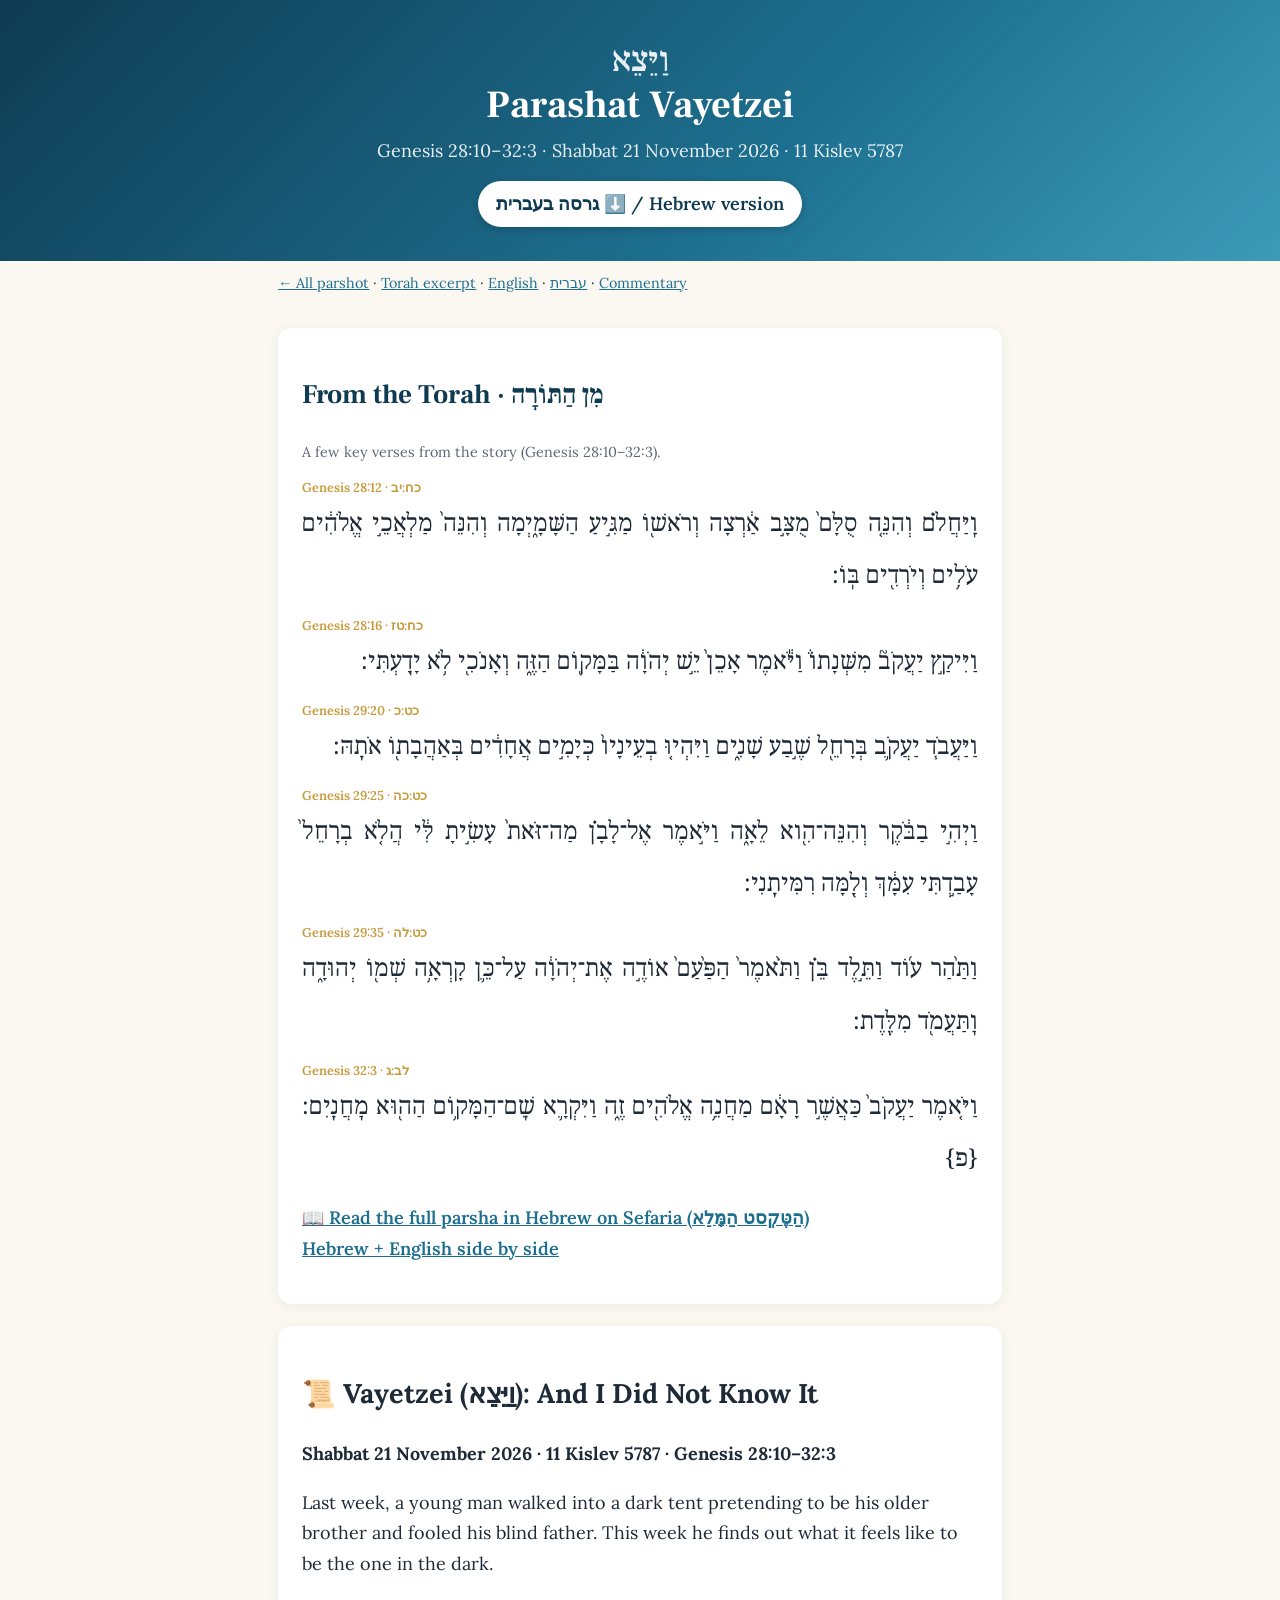
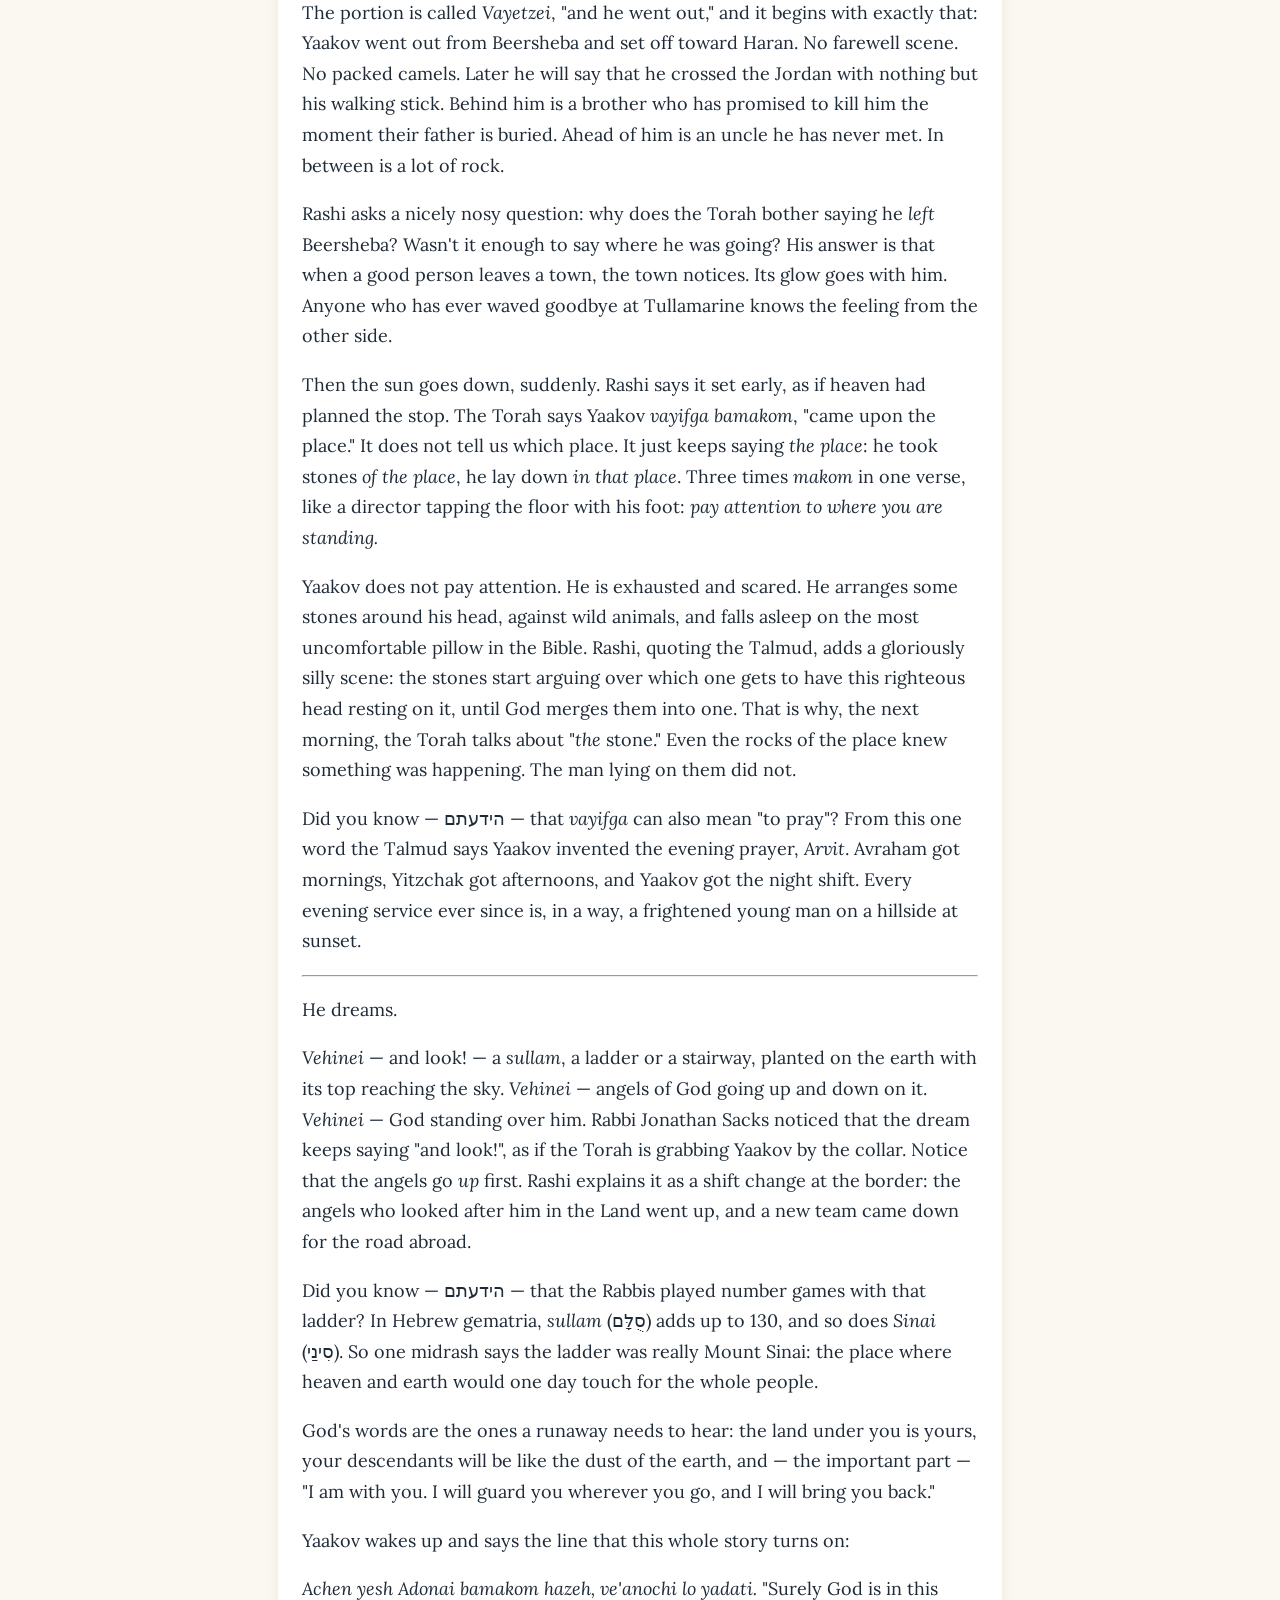
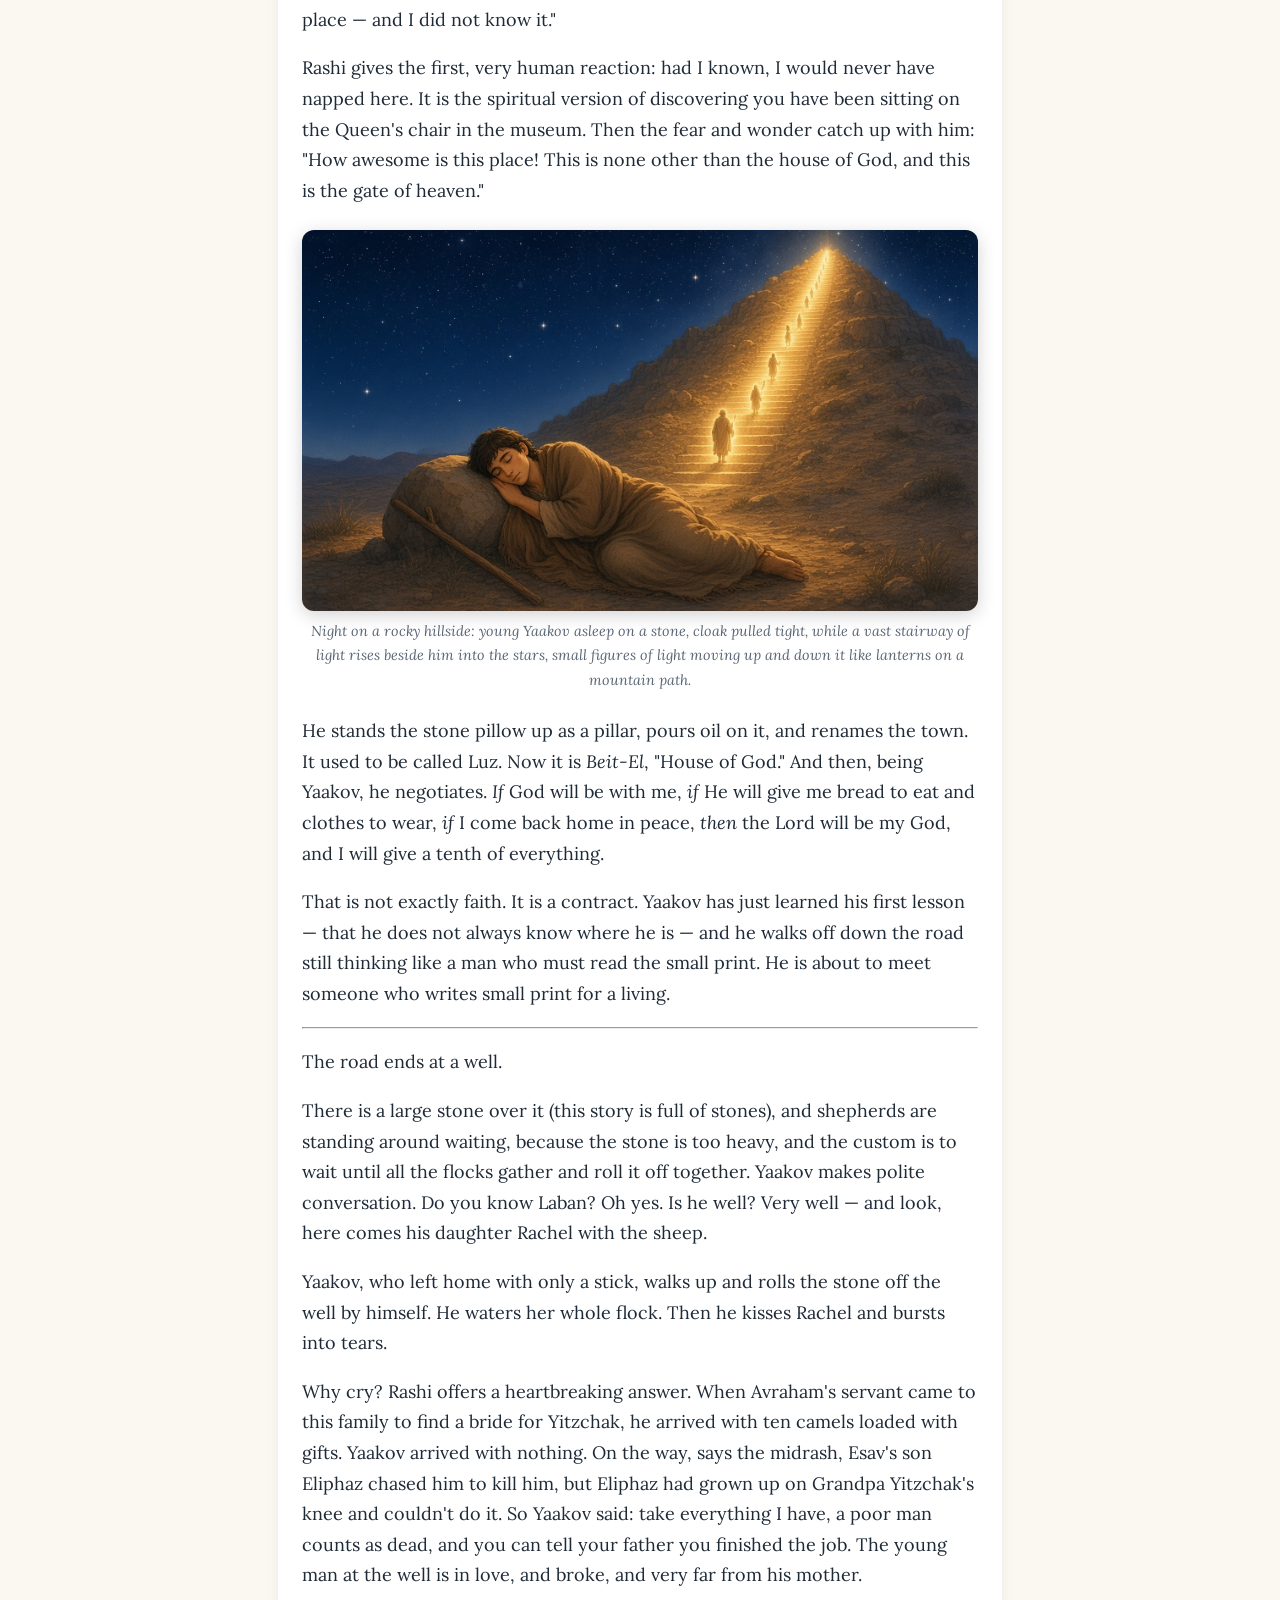
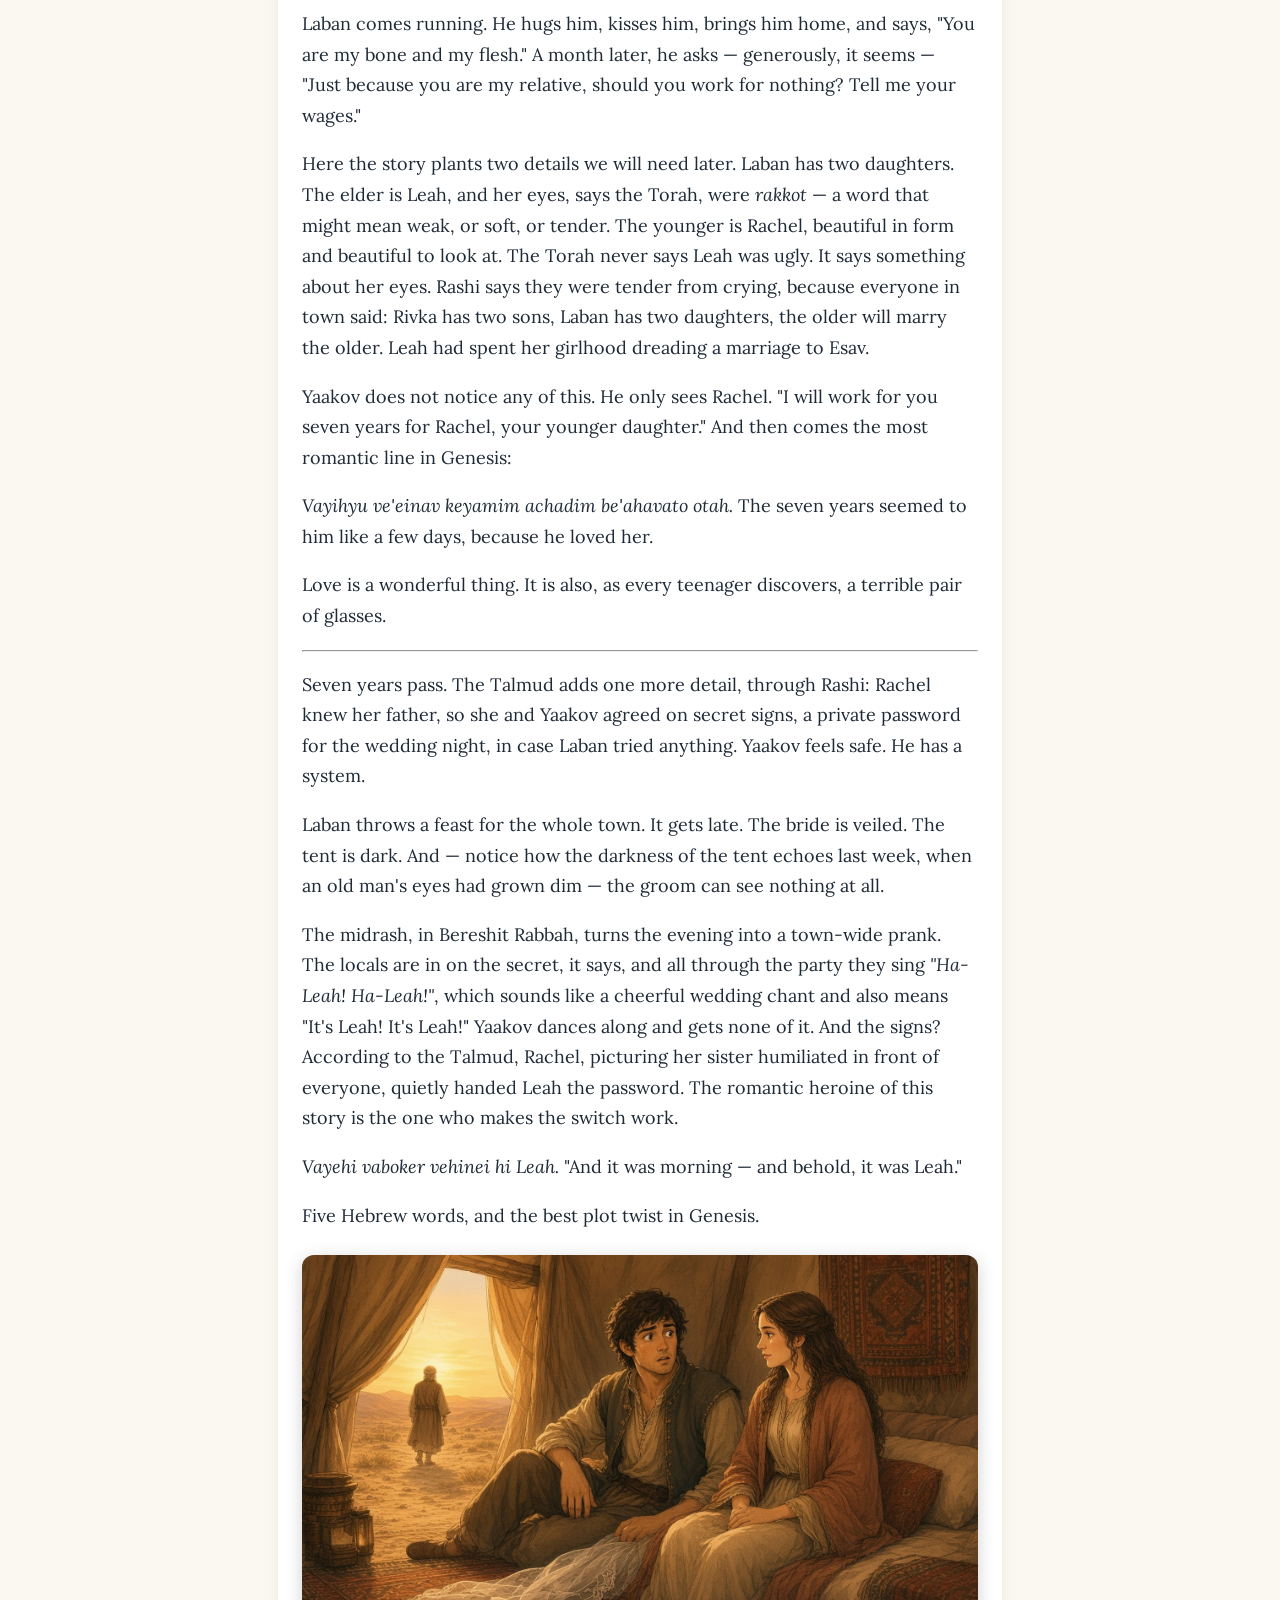
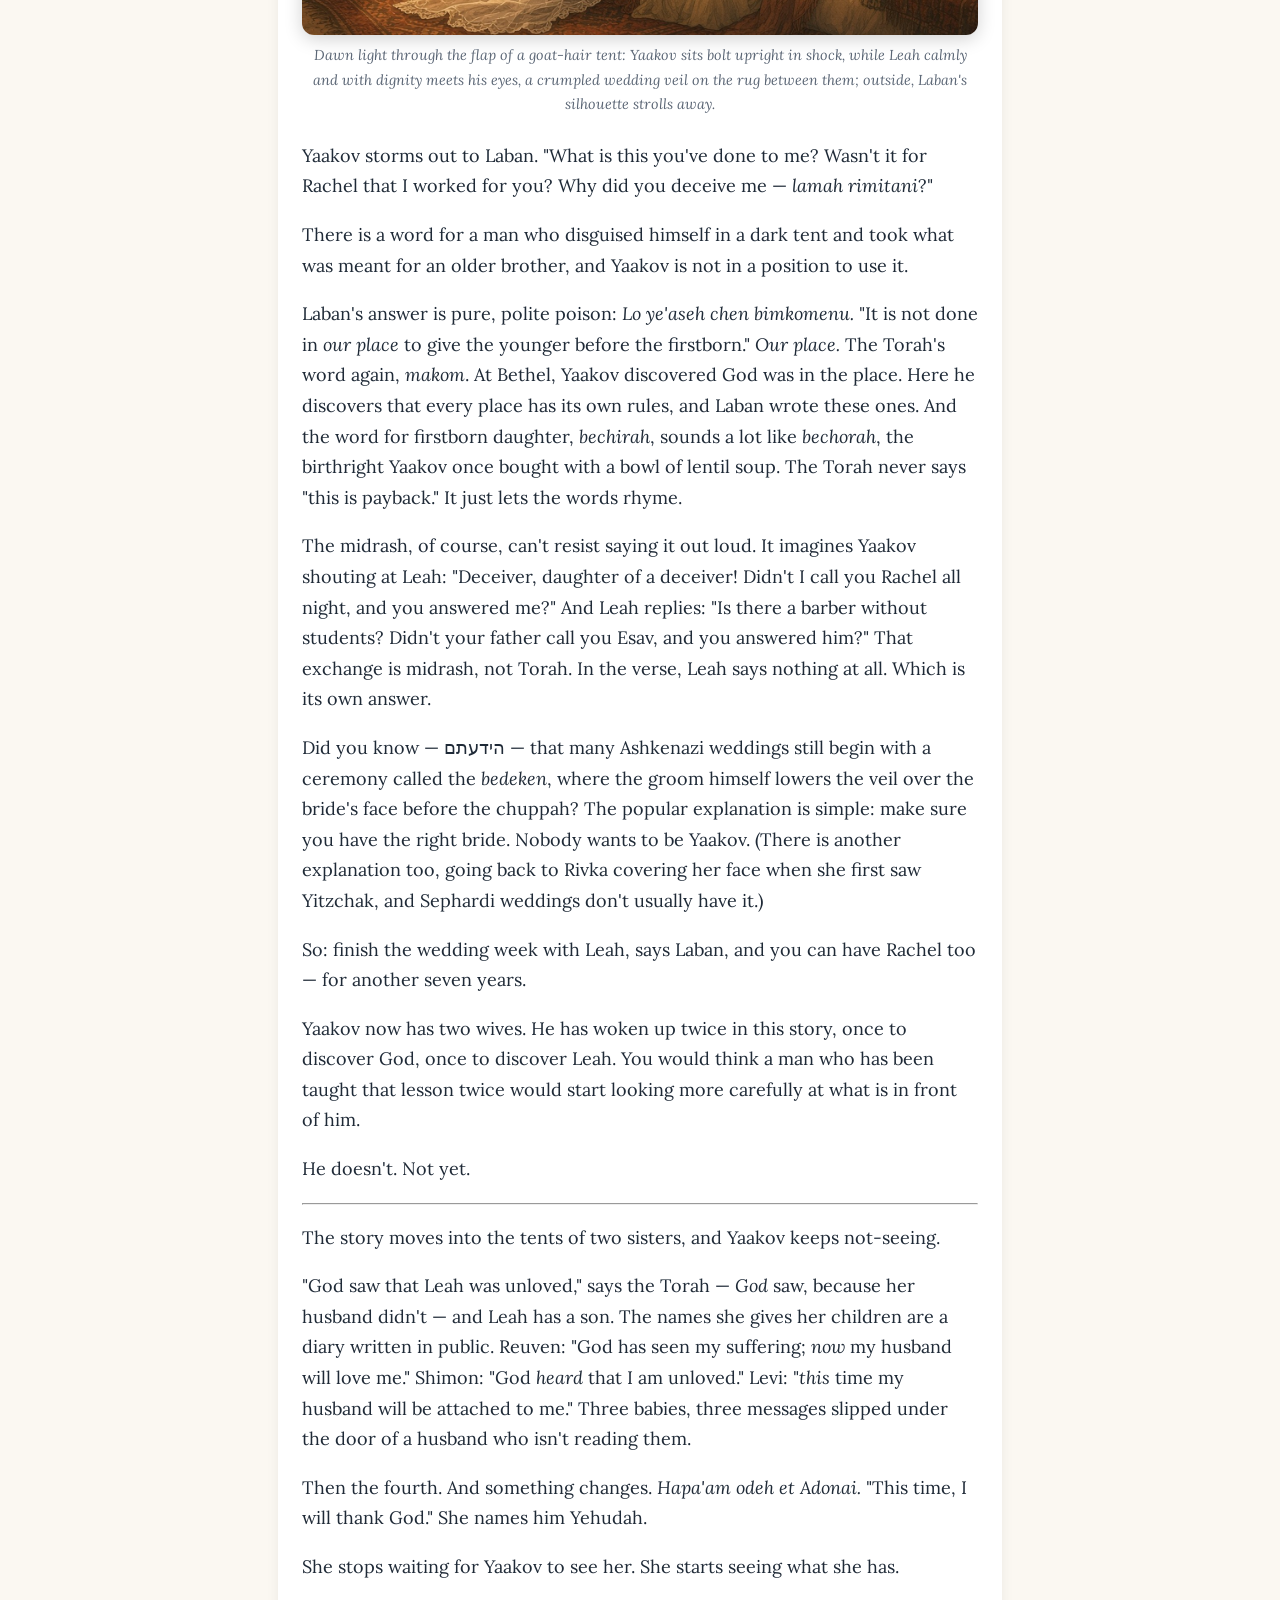
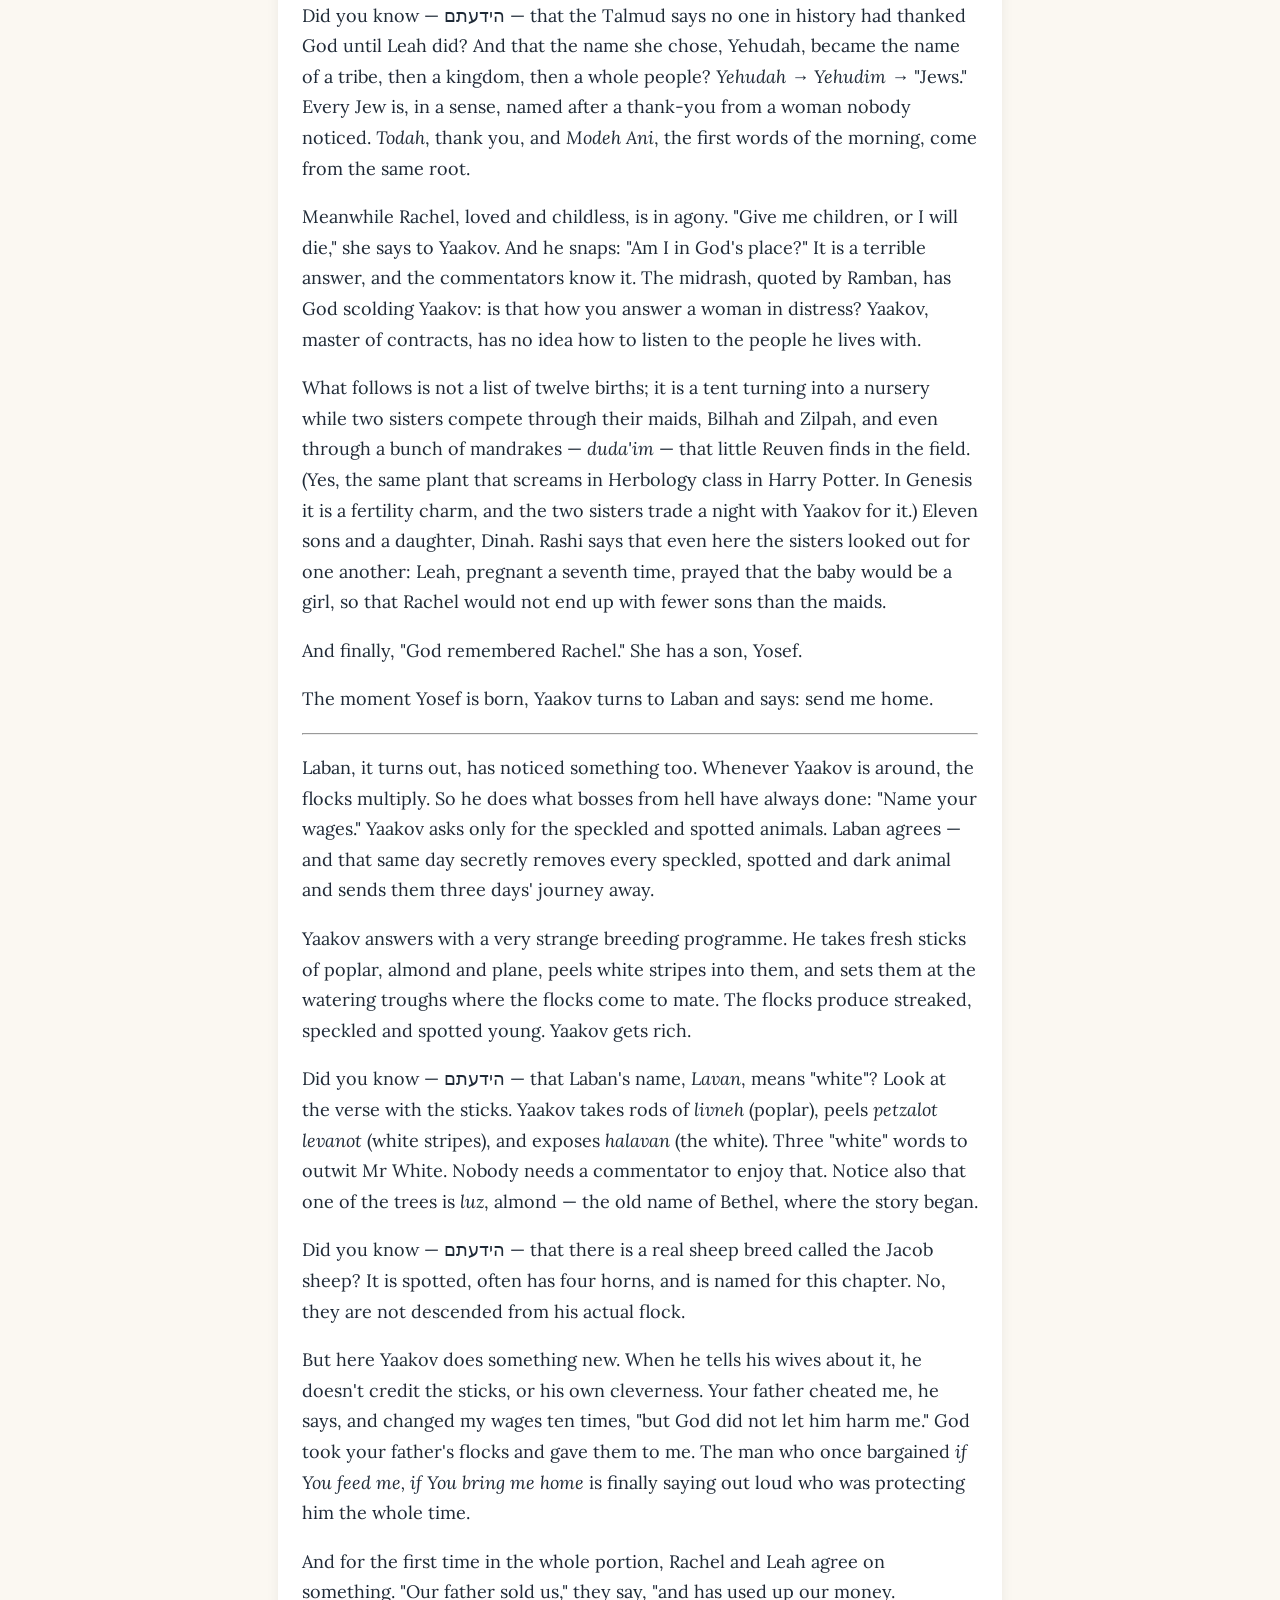
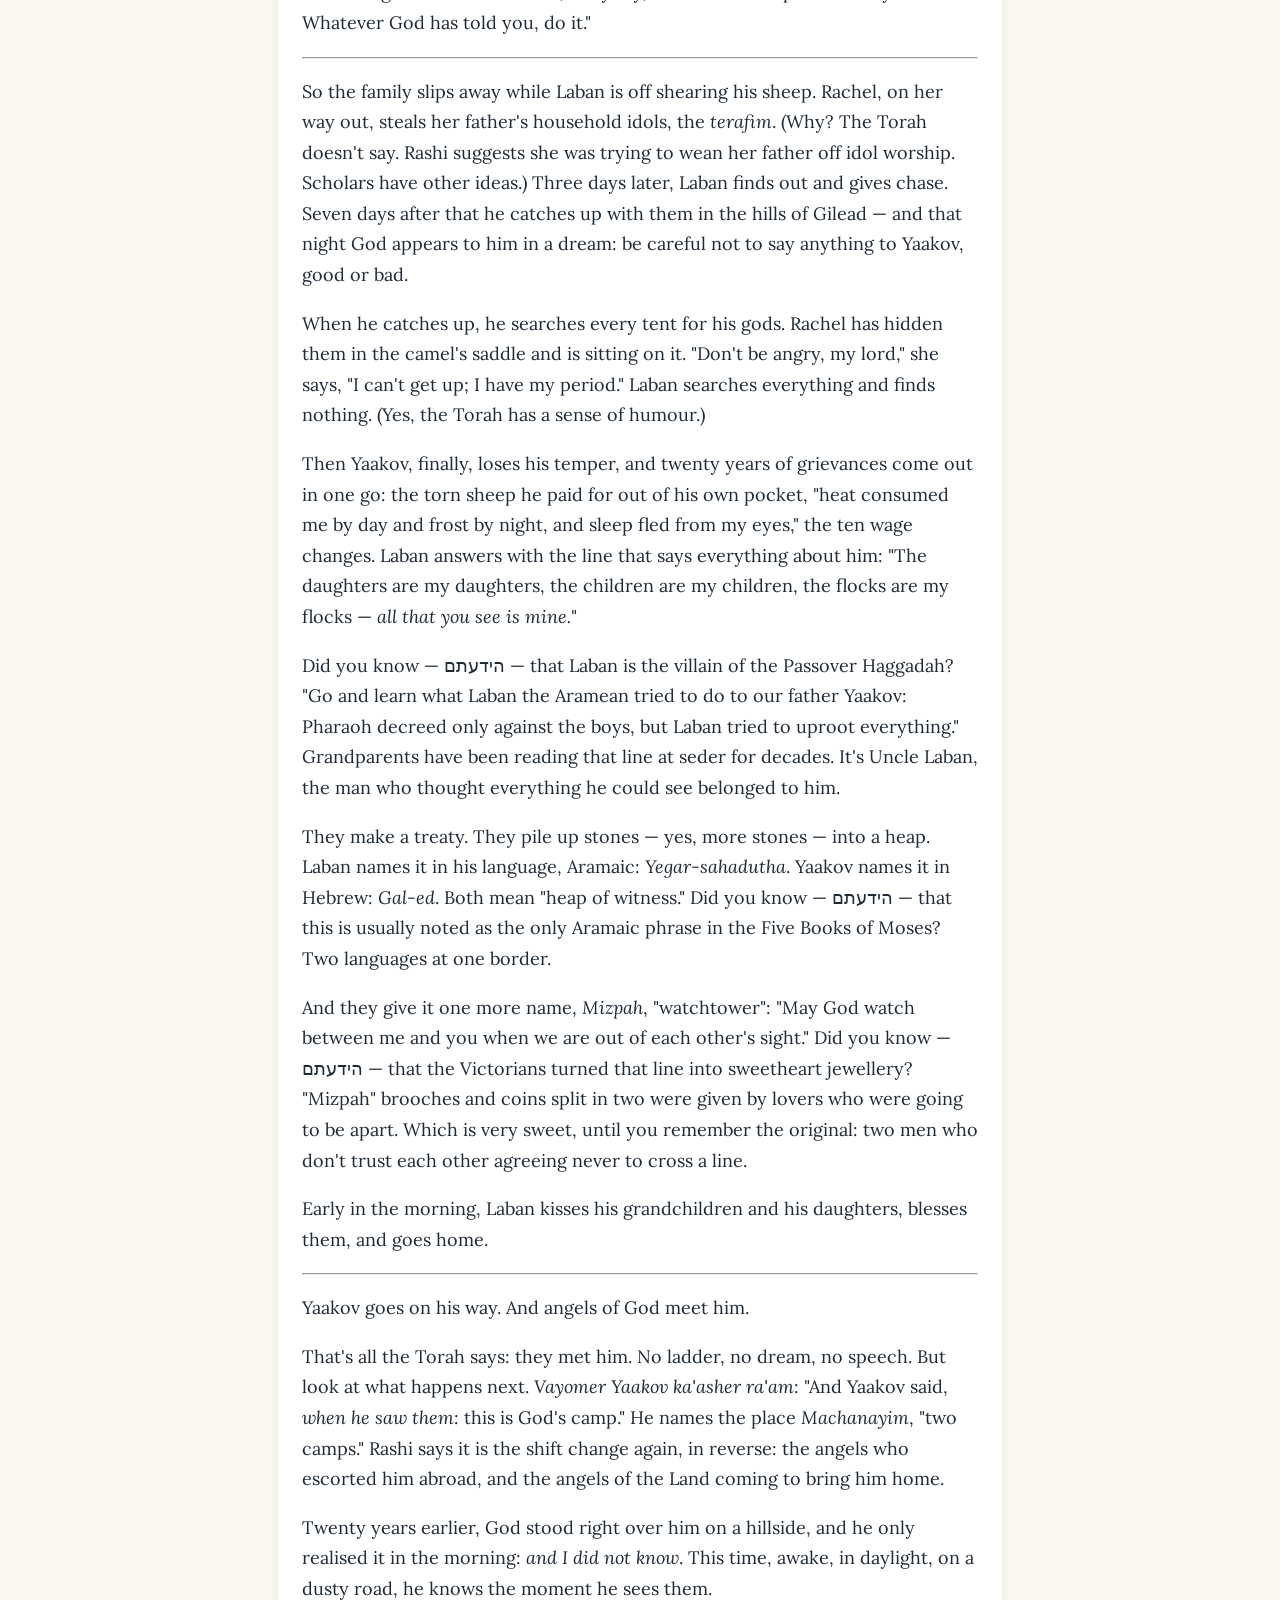
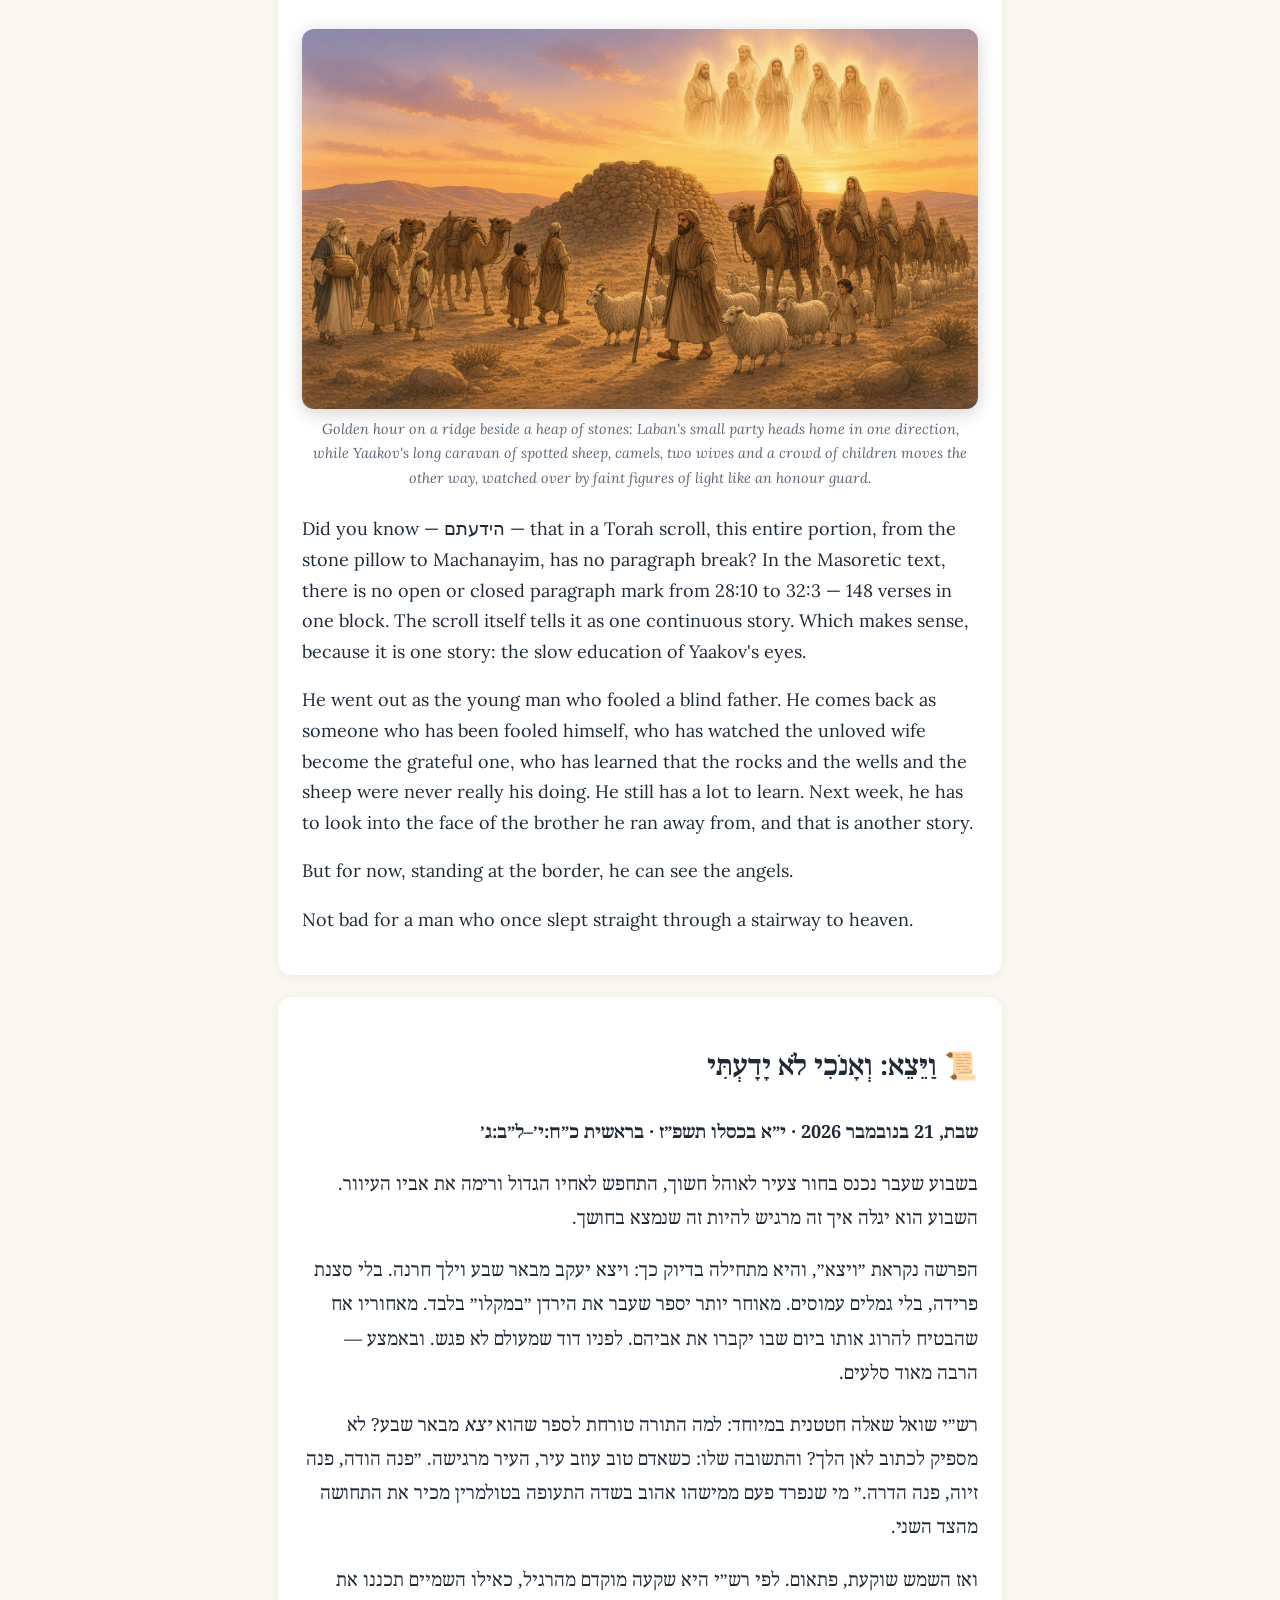
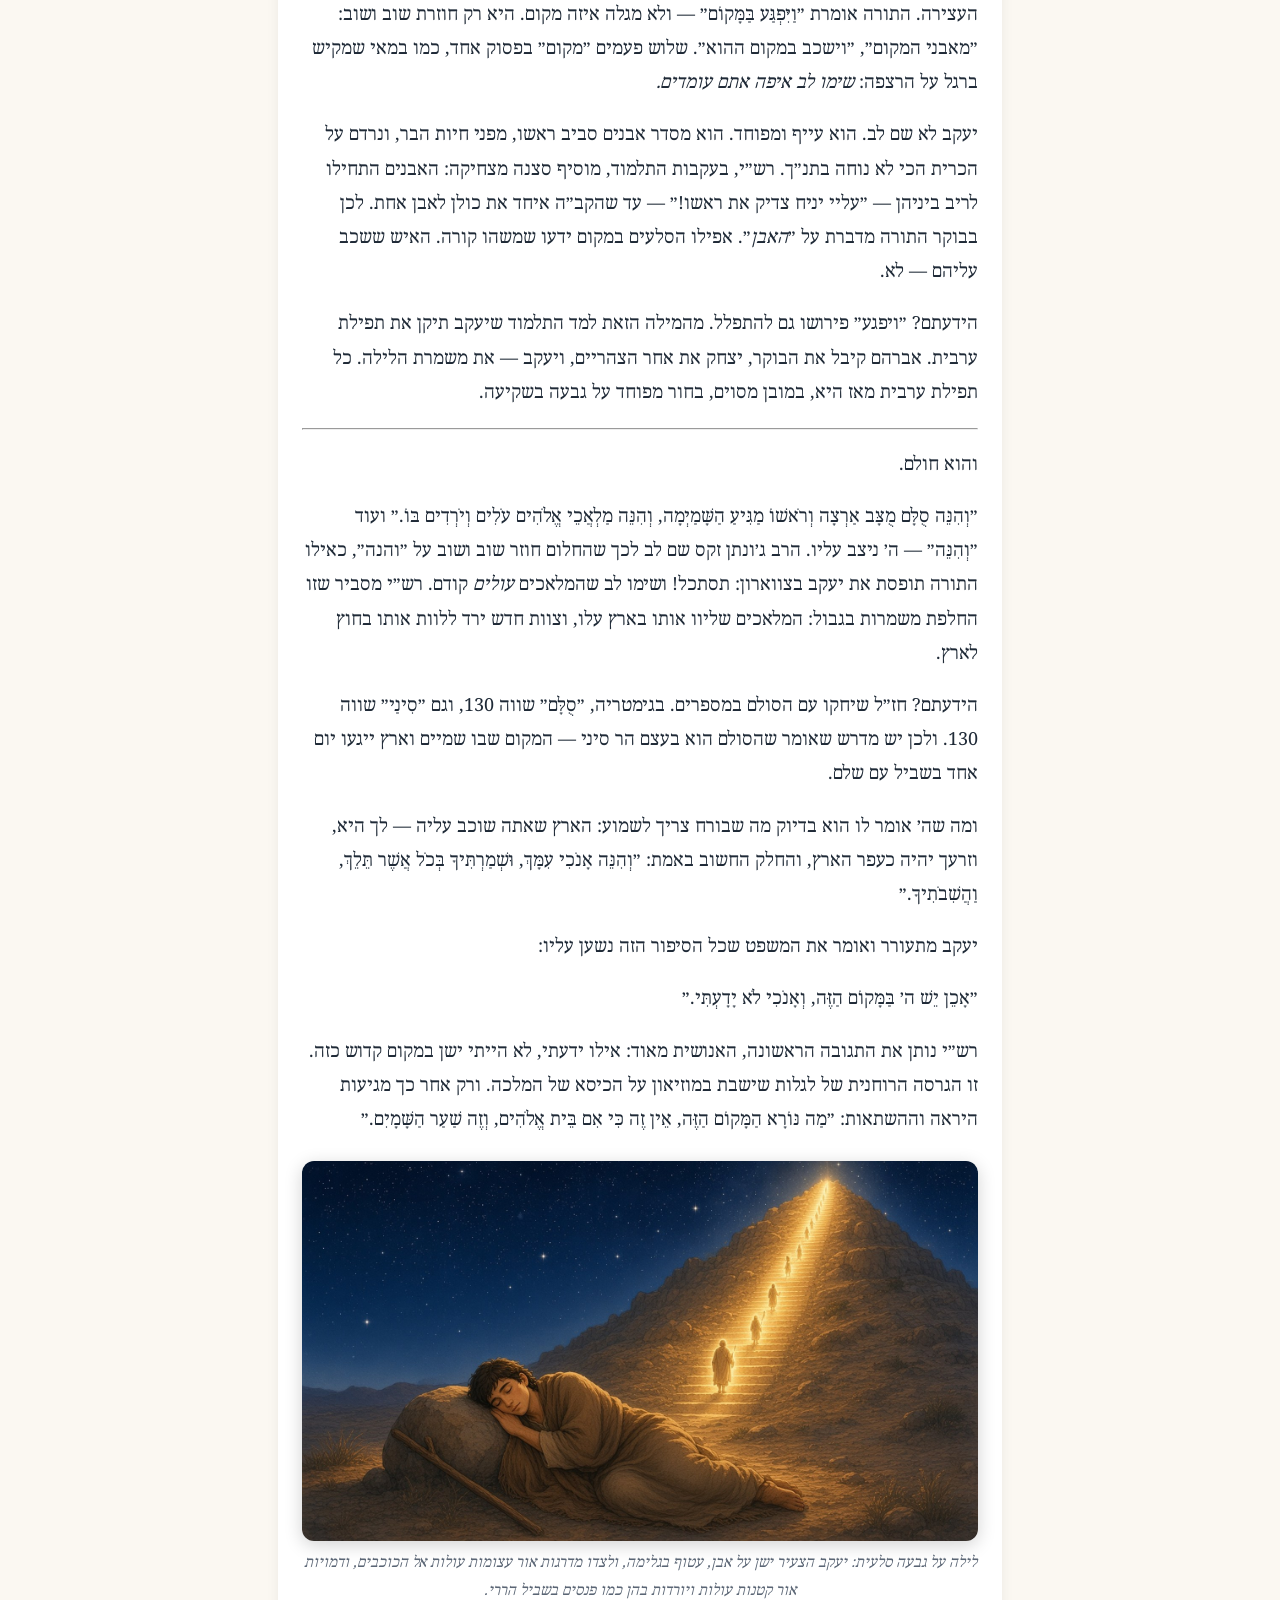
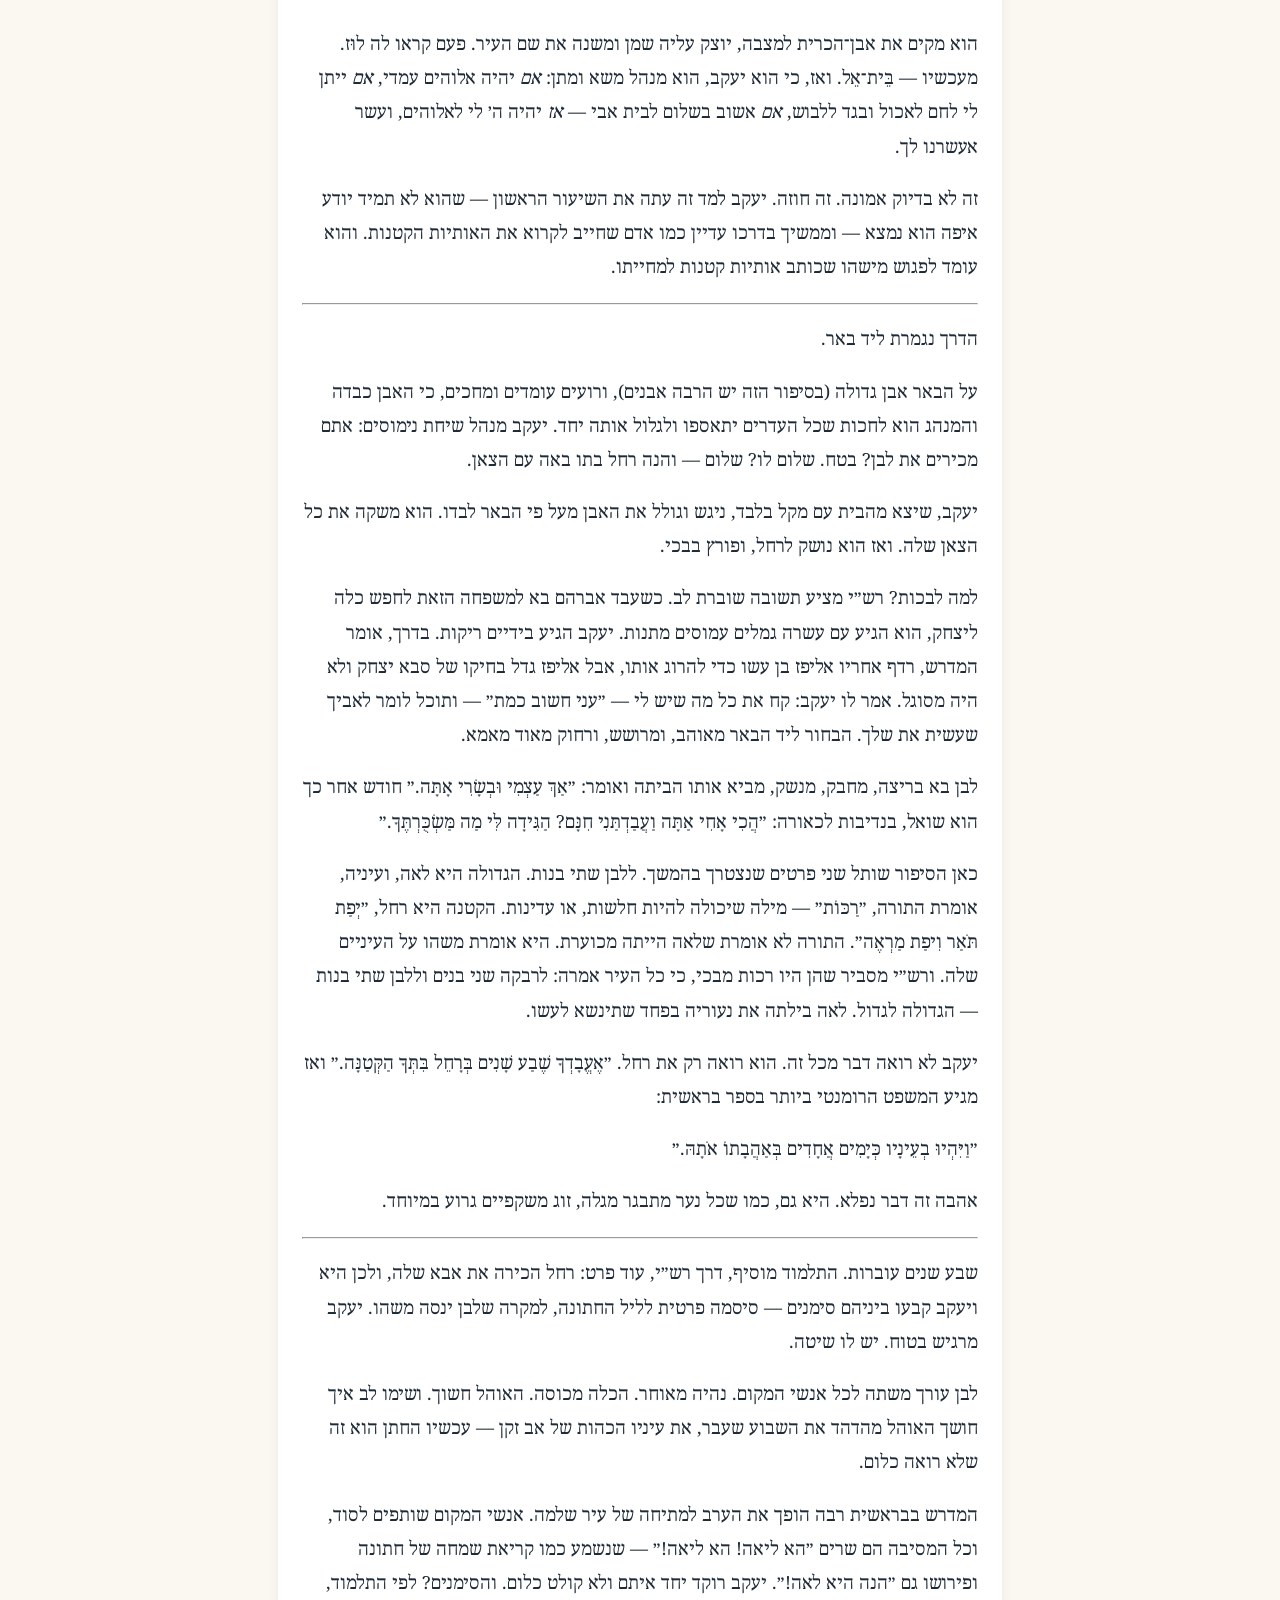
<file: parsha/vayetzei.html>
<!doctype html><html lang="en"><head><meta charset="utf-8"><meta name="viewport" content="width=device-width,initial-scale=1">
<title>Vayetzei · Family Parsha</title><link rel="stylesheet" href="../style.css"></head><body>
<header class="hero"><div class="wrap"><div class="he" lang="he">וַיֵּצֵא</div><h1>Parashat Vayetzei</h1><p>Genesis 28:10–32:3 · Shabbat 21 November 2026 · 11 Kislev 5787</p><a class="hebtn" href="#story-he"><span lang="he">גרסה בעברית</span> ⬇️ / Hebrew version</a></div></header>
<div class="wrap"><nav><a href="../index.html">← All parshot</a> · <a href="#excerpt">Torah excerpt</a> · <a href="#story">English</a> · <a href="#story-he" lang="he">עברית</a> · <a href="#commentary">Commentary</a></nav>

<section id="excerpt"><h2>From the Torah · <span lang="he">מִן הַתּוֹרָה</span></h2><p class="note">A few key verses from the story (Genesis 28:10–32:3).</p>
<div class="hebrew"><div class="verse"><div class="ref"><span lang="en" dir="ltr">Genesis 28:12</span> · <span lang="he">כח:יב</span></div><p lang="he" dir="rtl">וַֽיַּחֲלֹ֗ם וְהִנֵּ֤ה סֻלָּם֙ מֻצָּ֣ב אַ֔רְצָה וְרֹאשׁ֖וֹ מַגִּ֣יעַ הַשָּׁמָ֑יְמָה וְהִנֵּה֙ מַלְאֲכֵ֣י אֱלֹהִ֔ים עֹלִ֥ים וְיֹרְדִ֖ים בּֽוֹ׃</p></div><div class="verse"><div class="ref"><span lang="en" dir="ltr">Genesis 28:16</span> · <span lang="he">כח:טז</span></div><p lang="he" dir="rtl">וַיִּיקַ֣ץ יַעֲקֹב֮ מִשְּׁנָתוֹ֒ וַיֹּ֕אמֶר אָכֵן֙ יֵ֣שׁ יְהֹוָ֔ה בַּמָּק֖וֹם הַזֶּ֑ה וְאָנֹכִ֖י לֹ֥א יָדָֽעְתִּי׃</p></div><div class="verse"><div class="ref"><span lang="en" dir="ltr">Genesis 29:20</span> · <span lang="he">כט:כ</span></div><p lang="he" dir="rtl">וַיַּעֲבֹ֧ד יַעֲקֹ֛ב בְּרָחֵ֖ל שֶׁ֣בַע שָׁנִ֑ים וַיִּהְי֤וּ בְעֵינָיו֙ כְּיָמִ֣ים אֲחָדִ֔ים בְּאַהֲבָת֖וֹ אֹתָֽהּ׃</p></div><div class="verse"><div class="ref"><span lang="en" dir="ltr">Genesis 29:25</span> · <span lang="he">כט:כה</span></div><p lang="he" dir="rtl">וַיְהִ֣י בַבֹּ֔קֶר וְהִנֵּה־הִ֖וא לֵאָ֑ה וַיֹּ֣אמֶר אֶל־לָבָ֗ן מַה־זֹּאת֙ עָשִׂ֣יתָ לִּ֔י הֲלֹ֤א בְרָחֵל֙ עָבַ֣דְתִּי עִמָּ֔ךְ וְלָ֖מָּה רִמִּיתָֽנִי׃</p></div><div class="verse"><div class="ref"><span lang="en" dir="ltr">Genesis 29:35</span> · <span lang="he">כט:לה</span></div><p lang="he" dir="rtl">וַתַּ֨הַר ע֜וֹד וַתֵּ֣לֶד בֵּ֗ן וַתֹּ֙אמֶר֙ הַפַּ֙עַם֙ אוֹדֶ֣ה אֶת־יְהֹוָ֔ה עַל־כֵּ֛ן קָרְאָ֥ה שְׁמ֖וֹ יְהוּדָ֑ה וַֽתַּעֲמֹ֖ד מִלֶּֽדֶת׃</p></div><div class="verse"><div class="ref"><span lang="en" dir="ltr">Genesis 32:3</span> · <span lang="he">לב:ג</span></div><p lang="he" dir="rtl">וַיֹּ֤אמֶר יַעֲקֹב֙ כַּאֲשֶׁ֣ר רָאָ֔ם מַחֲנֵ֥ה אֱלֹהִ֖ים זֶ֑ה וַיִּקְרָ֛א שֵֽׁם־הַמָּק֥וֹם הַה֖וּא מַֽחֲנָֽיִם׃ {פ}</p></div></div>
<p class="full"><a href="https://www.sefaria.org/Genesis.28.10-32.3?lang=he">📖 Read the full parsha in Hebrew on Sefaria <span lang="he">(הַטֶּקְסט הַמָּלֵא)</span></a><br><a href="https://www.sefaria.org/Genesis.28.10-32.3?lang=bi">Hebrew + English side by side</a></p></section>
<section id="story" lang="en"><h1>📜 Vayetzei (וַיֵּצֵא): And I Did Not Know It</h1>
<p><strong>Shabbat 21 November 2026 · 11 Kislev 5787 · Genesis 28:10–32:3</strong></p>
<p>Last week, a young man walked into a dark tent pretending to be his older brother and fooled his blind father. This week he finds out what it feels like to be the one in the dark.</p>
<p>The portion is called <em>Vayetzei</em>, "and he went out," and it begins with exactly that: Yaakov went out from Beersheba and set off toward Haran. No farewell scene. No packed camels. Later he will say that he crossed the Jordan with nothing but his walking stick. Behind him is a brother who has promised to kill him the moment their father is buried. Ahead of him is an uncle he has never met. In between is a lot of rock.</p>
<p>Rashi asks a nicely nosy question: why does the Torah bother saying he <em>left</em> Beersheba? Wasn't it enough to say where he was going? His answer is that when a good person leaves a town, the town notices. Its glow goes with him. Anyone who has ever waved goodbye at Tullamarine knows the feeling from the other side.</p>
<p>Then the sun goes down, suddenly. Rashi says it set early, as if heaven had planned the stop. The Torah says Yaakov <em>vayifga bamakom</em>, "came upon the place." It does not tell us which place. It just keeps saying <em>the place</em>: he took stones <em>of the place</em>, he lay down <em>in that place</em>. Three times <em>makom</em> in one verse, like a director tapping the floor with his foot: <em>pay attention to where you are standing.</em></p>
<p>Yaakov does not pay attention. He is exhausted and scared. He arranges some stones around his head, against wild animals, and falls asleep on the most uncomfortable pillow in the Bible. Rashi, quoting the Talmud, adds a gloriously silly scene: the stones start arguing over which one gets to have this righteous head resting on it, until God merges them into one. That is why, the next morning, the Torah talks about "<em>the</em> stone." Even the rocks of the place knew something was happening. The man lying on them did not.</p>
<p>Did you know — הידעתם — that <em>vayifga</em> can also mean "to pray"? From this one word the Talmud says Yaakov invented the evening prayer, <em>Arvit</em>. Avraham got mornings, Yitzchak got afternoons, and Yaakov got the night shift. Every evening service ever since is, in a way, a frightened young man on a hillside at sunset.</p>
<hr />
<p>He dreams.</p>
<p><em>Vehinei</em> — and look! — a <em>sullam</em>, a ladder or a stairway, planted on the earth with its top reaching the sky. <em>Vehinei</em> — angels of God going up and down on it. <em>Vehinei</em> — God standing over him. Rabbi Jonathan Sacks noticed that the dream keeps saying "and look!", as if the Torah is grabbing Yaakov by the collar. Notice that the angels go <em>up</em> first. Rashi explains it as a shift change at the border: the angels who looked after him in the Land went up, and a new team came down for the road abroad.</p>
<p>Did you know — הידעתם — that the Rabbis played number games with that ladder? In Hebrew gematria, <em>sullam</em> (סֻלָּם) adds up to 130, and so does <em>Sinai</em> (סִינַי). So one midrash says the ladder was really Mount Sinai: the place where heaven and earth would one day touch for the whole people.</p>
<p>God's words are the ones a runaway needs to hear: the land under you is yours, your descendants will be like the dust of the earth, and — the important part — "I am with you. I will guard you wherever you go, and I will bring you back."</p>
<p>Yaakov wakes up and says the line that this whole story turns on:</p>
<p><em>Achen yesh Adonai bamakom hazeh, ve'anochi lo yadati.</em> "Surely God is in this place — and I did not know it."</p>
<p>Rashi gives the first, very human reaction: had I known, I would never have napped here. It is the spiritual version of discovering you have been sitting on the Queen's chair in the museum. Then the fear and wonder catch up with him: "How awesome is this place! This is none other than the house of God, and this is the gate of heaven."</p>
<figure class="story-img"><img src="../images/vayetzei/vayetzei-1.jpg" alt="Night on a rocky hillside: young Yaakov asleep on a stone, cloak pulled tight, while a vast stairway of light rises beside him into the stars, small figures of light moving up and down it like lanterns on a mountain path." loading="lazy" width="1600" height="900"><figcaption>Night on a rocky hillside: young Yaakov asleep on a stone, cloak pulled tight, while a vast stairway of light rises beside him into the stars, small figures of light moving up and down it like lanterns on a mountain path.</figcaption></figure>

<p>He stands the stone pillow up as a pillar, pours oil on it, and renames the town. It used to be called Luz. Now it is <em>Beit-El</em>, "House of God." And then, being Yaakov, he negotiates. <em>If</em> God will be with me, <em>if</em> He will give me bread to eat and clothes to wear, <em>if</em> I come back home in peace, <em>then</em> the Lord will be my God, and I will give a tenth of everything.</p>
<p>That is not exactly faith. It is a contract. Yaakov has just learned his first lesson — that he does not always know where he is — and he walks off down the road still thinking like a man who must read the small print. He is about to meet someone who writes small print for a living.</p>
<hr />
<p>The road ends at a well.</p>
<p>There is a large stone over it (this story is full of stones), and shepherds are standing around waiting, because the stone is too heavy, and the custom is to wait until all the flocks gather and roll it off together. Yaakov makes polite conversation. Do you know Laban? Oh yes. Is he well? Very well — and look, here comes his daughter Rachel with the sheep.</p>
<p>Yaakov, who left home with only a stick, walks up and rolls the stone off the well by himself. He waters her whole flock. Then he kisses Rachel and bursts into tears.</p>
<p>Why cry? Rashi offers a heartbreaking answer. When Avraham's servant came to this family to find a bride for Yitzchak, he arrived with ten camels loaded with gifts. Yaakov arrived with nothing. On the way, says the midrash, Esav's son Eliphaz chased him to kill him, but Eliphaz had grown up on Grandpa Yitzchak's knee and couldn't do it. So Yaakov said: take everything I have, a poor man counts as dead, and you can tell your father you finished the job. The young man at the well is in love, and broke, and very far from his mother.</p>
<p>Laban comes running. He hugs him, kisses him, brings him home, and says, "You are my bone and my flesh." A month later, he asks — generously, it seems — "Just because you are my relative, should you work for nothing? Tell me your wages."</p>
<p>Here the story plants two details we will need later. Laban has two daughters. The elder is Leah, and her eyes, says the Torah, were <em>rakkot</em> — a word that might mean weak, or soft, or tender. The younger is Rachel, beautiful in form and beautiful to look at. The Torah never says Leah was ugly. It says something about her eyes. Rashi says they were tender from crying, because everyone in town said: Rivka has two sons, Laban has two daughters, the older will marry the older. Leah had spent her girlhood dreading a marriage to Esav.</p>
<p>Yaakov does not notice any of this. He only sees Rachel. "I will work for you seven years for Rachel, your younger daughter." And then comes the most romantic line in Genesis:</p>
<p><em>Vayihyu ve'einav keyamim achadim be'ahavato otah.</em> The seven years seemed to him like a few days, because he loved her.</p>
<p>Love is a wonderful thing. It is also, as every teenager discovers, a terrible pair of glasses.</p>
<hr />
<p>Seven years pass. The Talmud adds one more detail, through Rashi: Rachel knew her father, so she and Yaakov agreed on secret signs, a private password for the wedding night, in case Laban tried anything. Yaakov feels safe. He has a system.</p>
<p>Laban throws a feast for the whole town. It gets late. The bride is veiled. The tent is dark. And — notice how the darkness of the tent echoes last week, when an old man's eyes had grown dim — the groom can see nothing at all.</p>
<p>The midrash, in Bereshit Rabbah, turns the evening into a town-wide prank. The locals are in on the secret, it says, and all through the party they sing <em>"Ha-Leah! Ha-Leah!"</em>, which sounds like a cheerful wedding chant and also means "It's Leah! It's Leah!" Yaakov dances along and gets none of it. And the signs? According to the Talmud, Rachel, picturing her sister humiliated in front of everyone, quietly handed Leah the password. The romantic heroine of this story is the one who makes the switch work.</p>
<p><em>Vayehi vaboker vehinei hi Leah.</em> "And it was morning — and behold, it was Leah."</p>
<p>Five Hebrew words, and the best plot twist in Genesis.</p>
<figure class="story-img"><img src="../images/vayetzei/vayetzei-2.jpg" alt="Dawn light through the flap of a goat-hair tent: Yaakov sits bolt upright in shock, while Leah calmly and with dignity meets his eyes, a crumpled wedding veil on the rug between them; outside, Laban&#x27;s silhouette strolls away." loading="lazy" width="1600" height="900"><figcaption>Dawn light through the flap of a goat-hair tent: Yaakov sits bolt upright in shock, while Leah calmly and with dignity meets his eyes, a crumpled wedding veil on the rug between them; outside, Laban&#x27;s silhouette strolls away.</figcaption></figure>

<p>Yaakov storms out to Laban. "What is this you've done to me? Wasn't it for Rachel that I worked for you? Why did you deceive me — <em>lamah rimitani</em>?"</p>
<p>There is a word for a man who disguised himself in a dark tent and took what was meant for an older brother, and Yaakov is not in a position to use it.</p>
<p>Laban's answer is pure, polite poison: <em>Lo ye'aseh chen bimkomenu.</em> "It is not done in <em>our place</em> to give the younger before the firstborn." <em>Our place.</em> The Torah's word again, <em>makom</em>. At Bethel, Yaakov discovered God was in the place. Here he discovers that every place has its own rules, and Laban wrote these ones. And the word for firstborn daughter, <em>bechirah</em>, sounds a lot like <em>bechorah</em>, the birthright Yaakov once bought with a bowl of lentil soup. The Torah never says "this is payback." It just lets the words rhyme.</p>
<p>The midrash, of course, can't resist saying it out loud. It imagines Yaakov shouting at Leah: "Deceiver, daughter of a deceiver! Didn't I call you Rachel all night, and you answered me?" And Leah replies: "Is there a barber without students? Didn't your father call you Esav, and you answered him?" That exchange is midrash, not Torah. In the verse, Leah says nothing at all. Which is its own answer.</p>
<p>Did you know — הידעתם — that many Ashkenazi weddings still begin with a ceremony called the <em>bedeken</em>, where the groom himself lowers the veil over the bride's face before the chuppah? The popular explanation is simple: make sure you have the right bride. Nobody wants to be Yaakov. (There is another explanation too, going back to Rivka covering her face when she first saw Yitzchak, and Sephardi weddings don't usually have it.)</p>
<p>So: finish the wedding week with Leah, says Laban, and you can have Rachel too — for another seven years.</p>
<p>Yaakov now has two wives. He has woken up twice in this story, once to discover God, once to discover Leah. You would think a man who has been taught that lesson twice would start looking more carefully at what is in front of him.</p>
<p>He doesn't. Not yet.</p>
<hr />
<p>The story moves into the tents of two sisters, and Yaakov keeps not-seeing.</p>
<p>"God saw that Leah was unloved," says the Torah — <em>God</em> saw, because her husband didn't — and Leah has a son. The names she gives her children are a diary written in public. Reuven: "God has seen my suffering; <em>now</em> my husband will love me." Shimon: "God <em>heard</em> that I am unloved." Levi: "<em>this</em> time my husband will be attached to me." Three babies, three messages slipped under the door of a husband who isn't reading them.</p>
<p>Then the fourth. And something changes. <em>Hapa'am odeh et Adonai.</em> "This time, I will thank God." She names him Yehudah.</p>
<p>She stops waiting for Yaakov to see her. She starts seeing what she has.</p>
<p>Did you know — הידעתם — that the Talmud says no one in history had thanked God until Leah did? And that the name she chose, Yehudah, became the name of a tribe, then a kingdom, then a whole people? <em>Yehudah → Yehudim →</em> "Jews." Every Jew is, in a sense, named after a thank-you from a woman nobody noticed. <em>Todah</em>, thank you, and <em>Modeh Ani</em>, the first words of the morning, come from the same root.</p>
<p>Meanwhile Rachel, loved and childless, is in agony. "Give me children, or I will die," she says to Yaakov. And he snaps: "Am I in God's place?" It is a terrible answer, and the commentators know it. The midrash, quoted by Ramban, has God scolding Yaakov: is that how you answer a woman in distress? Yaakov, master of contracts, has no idea how to listen to the people he lives with.</p>
<p>What follows is not a list of twelve births; it is a tent turning into a nursery while two sisters compete through their maids, Bilhah and Zilpah, and even through a bunch of mandrakes — <em>duda'im</em> — that little Reuven finds in the field. (Yes, the same plant that screams in Herbology class in Harry Potter. In Genesis it is a fertility charm, and the two sisters trade a night with Yaakov for it.) Eleven sons and a daughter, Dinah. Rashi says that even here the sisters looked out for one another: Leah, pregnant a seventh time, prayed that the baby would be a girl, so that Rachel would not end up with fewer sons than the maids.</p>
<p>And finally, "God remembered Rachel." She has a son, Yosef.</p>
<p>The moment Yosef is born, Yaakov turns to Laban and says: send me home.</p>
<hr />
<p>Laban, it turns out, has noticed something too. Whenever Yaakov is around, the flocks multiply. So he does what bosses from hell have always done: "Name your wages." Yaakov asks only for the speckled and spotted animals. Laban agrees — and that same day secretly removes every speckled, spotted and dark animal and sends them three days' journey away.</p>
<p>Yaakov answers with a very strange breeding programme. He takes fresh sticks of poplar, almond and plane, peels white stripes into them, and sets them at the watering troughs where the flocks come to mate. The flocks produce streaked, speckled and spotted young. Yaakov gets rich.</p>
<p>Did you know — הידעתם — that Laban's name, <em>Lavan</em>, means "white"? Look at the verse with the sticks. Yaakov takes rods of <em>livneh</em> (poplar), peels <em>petzalot levanot</em> (white stripes), and exposes <em>halavan</em> (the white). Three "white" words to outwit Mr White. Nobody needs a commentator to enjoy that. Notice also that one of the trees is <em>luz</em>, almond — the old name of Bethel, where the story began.</p>
<p>Did you know — הידעתם — that there is a real sheep breed called the Jacob sheep? It is spotted, often has four horns, and is named for this chapter. No, they are not descended from his actual flock.</p>
<p>But here Yaakov does something new. When he tells his wives about it, he doesn't credit the sticks, or his own cleverness. Your father cheated me, he says, and changed my wages ten times, "but God did not let him harm me." God took your father's flocks and gave them to me. The man who once bargained <em>if You feed me, if You bring me home</em> is finally saying out loud who was protecting him the whole time.</p>
<p>And for the first time in the whole portion, Rachel and Leah agree on something. "Our father sold us," they say, "and has used up our money. Whatever God has told you, do it."</p>
<hr />
<p>So the family slips away while Laban is off shearing his sheep. Rachel, on her way out, steals her father's household idols, the <em>terafim</em>. (Why? The Torah doesn't say. Rashi suggests she was trying to wean her father off idol worship. Scholars have other ideas.) Three days later, Laban finds out and gives chase. Seven days after that he catches up with them in the hills of Gilead — and that night God appears to him in a dream: be careful not to say anything to Yaakov, good or bad.</p>
<p>When he catches up, he searches every tent for his gods. Rachel has hidden them in the camel's saddle and is sitting on it. "Don't be angry, my lord," she says, "I can't get up; I have my period." Laban searches everything and finds nothing. (Yes, the Torah has a sense of humour.)</p>
<p>Then Yaakov, finally, loses his temper, and twenty years of grievances come out in one go: the torn sheep he paid for out of his own pocket, "heat consumed me by day and frost by night, and sleep fled from my eyes," the ten wage changes. Laban answers with the line that says everything about him: "The daughters are my daughters, the children are my children, the flocks are my flocks — <em>all that you see is mine.</em>"</p>
<p>Did you know — הידעתם — that Laban is the villain of the Passover Haggadah? "Go and learn what Laban the Aramean tried to do to our father Yaakov: Pharaoh decreed only against the boys, but Laban tried to uproot everything." Grandparents have been reading that line at seder for decades. It's Uncle Laban, the man who thought everything he could see belonged to him.</p>
<p>They make a treaty. They pile up stones — yes, more stones — into a heap. Laban names it in his language, Aramaic: <em>Yegar-sahadutha</em>. Yaakov names it in Hebrew: <em>Gal-ed</em>. Both mean "heap of witness." Did you know — הידעתם — that this is usually noted as the only Aramaic phrase in the Five Books of Moses? Two languages at one border.</p>
<p>And they give it one more name, <em>Mizpah</em>, "watchtower": "May God watch between me and you when we are out of each other's sight." Did you know — הידעתם — that the Victorians turned that line into sweetheart jewellery? "Mizpah" brooches and coins split in two were given by lovers who were going to be apart. Which is very sweet, until you remember the original: two men who don't trust each other agreeing never to cross a line.</p>
<p>Early in the morning, Laban kisses his grandchildren and his daughters, blesses them, and goes home.</p>
<hr />
<p>Yaakov goes on his way. And angels of God meet him.</p>
<p>That's all the Torah says: they met him. No ladder, no dream, no speech. But look at what happens next. <em>Vayomer Yaakov ka'asher ra'am</em>: "And Yaakov said, <em>when he saw them</em>: this is God's camp." He names the place <em>Machanayim</em>, "two camps." Rashi says it is the shift change again, in reverse: the angels who escorted him abroad, and the angels of the Land coming to bring him home.</p>
<p>Twenty years earlier, God stood right over him on a hillside, and he only realised it in the morning: <em>and I did not know</em>. This time, awake, in daylight, on a dusty road, he knows the moment he sees them.</p>
<figure class="story-img"><img src="../images/vayetzei/vayetzei-3.jpg" alt="Golden hour on a ridge beside a heap of stones: Laban&#x27;s small party heads home in one direction, while Yaakov&#x27;s long caravan of spotted sheep, camels, two wives and a crowd of children moves the other way, watched over by faint figures of light like an honour guard." loading="lazy" width="1600" height="900"><figcaption>Golden hour on a ridge beside a heap of stones: Laban&#x27;s small party heads home in one direction, while Yaakov&#x27;s long caravan of spotted sheep, camels, two wives and a crowd of children moves the other way, watched over by faint figures of light like an honour guard.</figcaption></figure>

<p>Did you know — הידעתם — that in a Torah scroll, this entire portion, from the stone pillow to Machanayim, has no paragraph break? In the Masoretic text, there is no open or closed paragraph mark from 28:10 to 32:3 — 148 verses in one block. The scroll itself tells it as one continuous story. Which makes sense, because it is one story: the slow education of Yaakov's eyes.</p>
<p>He went out as the young man who fooled a blind father. He comes back as someone who has been fooled himself, who has watched the unloved wife become the grateful one, who has learned that the rocks and the wells and the sheep were never really his doing. He still has a lot to learn. Next week, he has to look into the face of the brother he ran away from, and that is another story.</p>
<p>But for now, standing at the border, he can see the angels.</p>
<p>Not bad for a man who once slept straight through a stairway to heaven.</p></section>
<section id="story-he" class="he-story" lang="he" dir="rtl"><h1>📜 וַיֵּצֵא: וְאָנֹכִי לֹא יָדָעְתִּי</h1>
<p><strong>שבת, 21 בנובמבר 2026 · י״א בכסלו תשפ״ז · בראשית כ״ח:י׳–ל״ב:ג׳</strong></p>
<p>בשבוע שעבר נכנס בחור צעיר לאוהל חשוך, התחפש לאחיו הגדול ורימה את אביו העיוור. השבוע הוא יגלה איך זה מרגיש להיות זה שנמצא בחושך.</p>
<p>הפרשה נקראת ״ויצא״, והיא מתחילה בדיוק כך: ויצא יעקב מבאר שבע וילך חרנה. בלי סצנת פרידה, בלי גמלים עמוסים. מאוחר יותר יספר שעבר את הירדן ״במקלו״ בלבד. מאחוריו אח שהבטיח להרוג אותו ביום שבו יקברו את אביהם. לפניו דוד שמעולם לא פגש. ובאמצע — הרבה מאוד סלעים.</p>
<p>רש״י שואל שאלה חטטנית במיוחד: למה התורה טורחת לספר שהוא <em>יצא</em> מבאר שבע? לא מספיק לכתוב לאן הלך? והתשובה שלו: כשאדם טוב עוזב עיר, העיר מרגישה. ״פנה הודה, פנה זיוה, פנה הדרה.״ מי שנפרד פעם ממישהו אהוב בשדה התעופה בטולמרין מכיר את התחושה מהצד השני.</p>
<p>ואז השמש שוקעת, פתאום. לפי רש״י היא שקעה מוקדם מהרגיל, כאילו השמיים תכננו את העצירה. התורה אומרת ״וַיִּפְגַּע בַּמָּקוֹם״ — ולא מגלה איזה מקום. היא רק חוזרת שוב ושוב: ״מאבני המקום״, ״וישכב במקום ההוא״. שלוש פעמים ״מקום״ בפסוק אחד, כמו במאי שמקיש ברגל על הרצפה: <em>שימו לב איפה אתם עומדים.</em></p>
<p>יעקב לא שם לב. הוא עייף ומפוחד. הוא מסדר אבנים סביב ראשו, מפני חיות הבר, ונרדם על הכרית הכי לא נוחה בתנ״ך. רש״י, בעקבות התלמוד, מוסיף סצנה מצחיקה: האבנים התחילו לריב ביניהן — ״עליי יניח צדיק את ראשו!״ — עד שהקב״ה איחד את כולן לאבן אחת. לכן בבוקר התורה מדברת על ״<em>האבן</em>״. אפילו הסלעים במקום ידעו שמשהו קורה. האיש ששכב עליהם — לא.</p>
<p>הידעתם? ״ויפגע״ פירושו גם להתפלל. מהמילה הזאת למד התלמוד שיעקב תיקן את תפילת ערבית. אברהם קיבל את הבוקר, יצחק את אחר הצהריים, ויעקב — את משמרת הלילה. כל תפילת ערבית מאז היא, במובן מסוים, בחור מפוחד על גבעה בשקיעה.</p>
<hr />
<p>והוא חולם.</p>
<p>״וְהִנֵּה סֻלָּם מֻצָּב אַרְצָה וְרֹאשׁוֹ מַגִּיעַ הַשָּׁמַיְמָה, וְהִנֵּה מַלְאֲכֵי אֱלֹהִים עֹלִים וְיֹרְדִים בּוֹ.״ ועוד ״וְהִנֵּה״ — ה׳ ניצב עליו. הרב ג׳ונתן זקס שם לב לכך שהחלום חוזר שוב ושוב על ״והנה״, כאילו התורה תופסת את יעקב בצווארון: תסתכל! ושימו לב שהמלאכים <em>עולים</em> קודם. רש״י מסביר שזו החלפת משמרות בגבול: המלאכים שליוו אותו בארץ עלו, וצוות חדש ירד ללוות אותו בחוץ לארץ.</p>
<p>הידעתם? חז״ל שיחקו עם הסולם במספרים. בגימטריה, ״סֻלָּם״ שווה 130, וגם ״סִינַי״ שווה 130. ולכן יש מדרש שאומר שהסולם הוא בעצם הר סיני — המקום שבו שמיים וארץ ייגעו יום אחד בשביל עם שלם.</p>
<p>ומה שה׳ אומר לו הוא בדיוק מה שבורח צריך לשמוע: הארץ שאתה שוכב עליה — לך היא, וזרעך יהיה כעפר הארץ, והחלק החשוב באמת: ״וְהִנֵּה אָנֹכִי עִמָּךְ, וּשְׁמַרְתִּיךָ בְּכֹל אֲשֶׁר תֵּלֵךְ, וַהֲשִׁבֹתִיךָ.״</p>
<p>יעקב מתעורר ואומר את המשפט שכל הסיפור הזה נשען עליו:</p>
<p>״אָכֵן יֵשׁ ה׳ בַּמָּקוֹם הַזֶּה, וְאָנֹכִי לֹא יָדָעְתִּי.״</p>
<p>רש״י נותן את התגובה הראשונה, האנושית מאוד: אילו ידעתי, לא הייתי ישן במקום קדוש כזה. זו הגרסה הרוחנית של לגלות שישבת במוזיאון על הכיסא של המלכה. ורק אחר כך מגיעות היראה וההשתאות: ״מַה נּוֹרָא הַמָּקוֹם הַזֶּה, אֵין זֶה כִּי אִם בֵּית אֱלֹהִים, וְזֶה שַׁעַר הַשָּׁמָיִם.״</p>
<figure class="story-img"><img src="../images/vayetzei/vayetzei-1.jpg" alt="לילה על גבעה סלעית: יעקב הצעיר ישן על אבן, עטוף בגלימה, ולצדו מדרגות אור עצומות עולות אל הכוכבים, ודמויות אור קטנות עולות ויורדות בהן כמו פנסים בשביל הררי." loading="lazy" width="1600" height="900"><figcaption>לילה על גבעה סלעית: יעקב הצעיר ישן על אבן, עטוף בגלימה, ולצדו מדרגות אור עצומות עולות אל הכוכבים, ודמויות אור קטנות עולות ויורדות בהן כמו פנסים בשביל הררי.</figcaption></figure>

<p>הוא מקים את אבן־הכרית למצבה, יוצק עליה שמן ומשנה את שם העיר. פעם קראו לה לוּז. מעכשיו — בֵּית־אֵל. ואז, כי הוא יעקב, הוא מנהל משא ומתן: <em>אם</em> יהיה אלוהים עמדי, <em>אם</em> ייתן לי לחם לאכול ובגד ללבוש, <em>אם</em> אשוב בשלום לבית אבי — <em>אז</em> יהיה ה׳ לי לאלוהים, ועשר אעשרנו לך.</p>
<p>זה לא בדיוק אמונה. זה חוזה. יעקב למד זה עתה את השיעור הראשון — שהוא לא תמיד יודע איפה הוא נמצא — וממשיך בדרכו עדיין כמו אדם שחייב לקרוא את האותיות הקטנות. והוא עומד לפגוש מישהו שכותב אותיות קטנות למחייתו.</p>
<hr />
<p>הדרך נגמרת ליד באר.</p>
<p>על הבאר אבן גדולה (בסיפור הזה יש הרבה אבנים), ורועים עומדים ומחכים, כי האבן כבדה והמנהג הוא לחכות שכל העדרים יתאספו ולגלול אותה יחד. יעקב מנהל שיחת נימוסים: אתם מכירים את לבן? בטח. שלום לו? שלום — והנה רחל בתו באה עם הצאן.</p>
<p>יעקב, שיצא מהבית עם מקל בלבד, ניגש וגולל את האבן מעל פי הבאר לבדו. הוא משקה את כל הצאן שלה. ואז הוא נושק לרחל, ופורץ בבכי.</p>
<p>למה לבכות? רש״י מציע תשובה שוברת לב. כשעבד אברהם בא למשפחה הזאת לחפש כלה ליצחק, הוא הגיע עם עשרה גמלים עמוסים מתנות. יעקב הגיע בידיים ריקות. בדרך, אומר המדרש, רדף אחריו אליפז בן עשו כדי להרוג אותו, אבל אליפז גדל בחיקו של סבא יצחק ולא היה מסוגל. אמר לו יעקב: קח את כל מה שיש לי — ״עני חשוב כמת״ — ותוכל לומר לאביך שעשית את שלך. הבחור ליד הבאר מאוהב, ומרושש, ורחוק מאוד מאמא.</p>
<p>לבן בא בריצה, מחבק, מנשק, מביא אותו הביתה ואומר: ״אַךְ עַצְמִי וּבְשָׂרִי אָתָּה.״ חודש אחר כך הוא שואל, בנדיבות לכאורה: ״הֲכִי אָחִי אַתָּה וַעֲבַדְתַּנִי חִנָּם? הַגִּידָה לִּי מַה מַּשְׂכֻּרְתֶּךָ.״</p>
<p>כאן הסיפור שותל שני פרטים שנצטרך בהמשך. ללבן שתי בנות. הגדולה היא לאה, ועיניה, אומרת התורה, ״רַכּוֹת״ — מילה שיכולה להיות חלשות, או עדינות. הקטנה היא רחל, ״יְפַת תֹּאַר וִיפַת מַרְאֶה״. התורה לא אומרת שלאה הייתה מכוערת. היא אומרת משהו על העיניים שלה. ורש״י מסביר שהן היו רכות מבכי, כי כל העיר אמרה: לרבקה שני בנים וללבן שתי בנות — הגדולה לגדול. לאה בילתה את נעוריה בפחד שתינשא לעשו.</p>
<p>יעקב לא רואה דבר מכל זה. הוא רואה רק את רחל. ״אֶעֱבָדְךָ שֶׁבַע שָׁנִים בְּרָחֵל בִּתְּךָ הַקְּטַנָּה.״ ואז מגיע המשפט הרומנטי ביותר בספר בראשית:</p>
<p>״וַיִּהְיוּ בְעֵינָיו כְּיָמִים אֲחָדִים בְּאַהֲבָתוֹ אֹתָהּ.״</p>
<p>אהבה זה דבר נפלא. היא גם, כמו שכל נער מתבגר מגלה, זוג משקפיים גרוע במיוחד.</p>
<hr />
<p>שבע שנים עוברות. התלמוד מוסיף, דרך רש״י, עוד פרט: רחל הכירה את אבא שלה, ולכן היא ויעקב קבעו ביניהם סימנים — סיסמה פרטית לליל החתונה, למקרה שלבן ינסה משהו. יעקב מרגיש בטוח. יש לו שיטה.</p>
<p>לבן עורך משתה לכל אנשי המקום. נהיה מאוחר. הכלה מכוסה. האוהל חשוך. ושימו לב איך חושך האוהל מהדהד את השבוע שעבר, את עיניו הכהות של אב זקן — עכשיו החתן הוא זה שלא רואה כלום.</p>
<p>המדרש בבראשית רבה הופך את הערב למתיחה של עיר שלמה. אנשי המקום שותפים לסוד, וכל המסיבה הם שרים ״הא ליאה! הא ליאה!״ — שנשמע כמו קריאת שמחה של חתונה ופירושו גם ״הנה היא לאה!״. יעקב רוקד יחד איתם ולא קולט כלום. והסימנים? לפי התלמוד, רחל דמיינה את אחותה מושפלת לעיני כולם, ובשקט מסרה ללאה את הסיסמה. הגיבורה הרומנטית של הסיפור היא זו שגורמת להחלפה להצליח.</p>
<p>״וַיְהִי בַבֹּקֶר וְהִנֵּה הִוא לֵאָה.״</p>
<p>חמש מילים, והטוויסט הכי טוב בספר בראשית.</p>
<figure class="story-img"><img src="../images/vayetzei/vayetzei-2.jpg" alt="אור שחר חודר מבעד לפתח אוהל עשוי שיער עיזים: יעקב מזדקף בבהלה, ולאה מביטה בו בשקט ובכבוד, הינומה מקומטת על השטיח ביניהם; בחוץ, צללית של לבן מתרחקת בנחת." loading="lazy" width="1600" height="900"><figcaption>אור שחר חודר מבעד לפתח אוהל עשוי שיער עיזים: יעקב מזדקף בבהלה, ולאה מביטה בו בשקט ובכבוד, הינומה מקומטת על השטיח ביניהם; בחוץ, צללית של לבן מתרחקת בנחת.</figcaption></figure>

<p>יעקב מסתער על לבן: ״מַה זֹּאת עָשִׂיתָ לִּי? הֲלֹא בְרָחֵל עָבַדְתִּי עִמָּךְ, וְלָמָּה רִמִּיתָנִי?״</p>
<p>יש מילה לאדם שהתחפש באוהל חשוך ולקח את מה שנועד לאחיו הגדול, ויעקב לא נמצא בדיוק בעמדה להשתמש בה.</p>
<p>תשובתו של לבן היא רעל מנומס: ״לֹא יֵעָשֶׂה כֵן בִּמְקוֹמֵנוּ, לָתֵת הַצְּעִירָה לִפְנֵי הַבְּכִירָה.״ <em>במקומנו.</em> שוב המילה ״מקום״. בבית־אל גילה יעקב שה׳ נמצא במקום. כאן הוא מגלה שלכל מקום יש חוקים משלו, ואת החוקים כאן כתב לבן. והמילה ״בכירה״ נשמעת כמעט כמו ״בכורה״ — זו שיעקב קנה פעם בנזיד עדשים. התורה לא אומרת ״זה עונש״. היא פשוט נותנת למילים להתחרז.</p>
<p>המדרש, כמובן, לא מתאפק ואומר את זה במפורש. הוא מדמיין את יעקב צועק על לאה: ״רמאית בת רמאי! לא קראתי לך רחל כל הלילה ואת עונה לי?״ ולאה משיבה: ״יש ספר בלי תלמידים? לא אביך קרא לך עשו ואתה ענית לו?״ זה מדרש, לא פסוק. בתורה עצמה לאה לא אומרת מילה. וגם זו תשובה.</p>
<p>הידעתם? בחתונות אשכנזיות רבות יש עד היום טקס שנקרא ״בדֶקן״: לפני החופה החתן עצמו מוריד את ההינומה על פני הכלה. ההסבר הנפוץ פשוט — לוודא שזו הכלה הנכונה. אף אחד לא רוצה להיות יעקב. (יש גם הסבר אחר, שקשור לרבקה שהתכסתה בצעיף כשראתה את יצחק, ובחתונות ספרדיות בדרך כלל אין את הטקס הזה.)</p>
<p>אז ככה, אומר לבן: תשלים את שבוע החתונה עם לאה, ותקבל גם את רחל — תמורת עוד שבע שנים.</p>
<p>עכשיו יש ליעקב שתי נשים. הוא התעורר פעמיים בסיפור הזה: פעם וגילה את ה׳, ופעם וגילה את לאה. הייתם חושבים שמי שלמד את השיעור הזה פעמיים יתחיל להסתכל טוב יותר על מה שמולו.</p>
<p>הוא לא. עוד לא.</p>
<hr />
<p>הסיפור עובר אל האוהלים של שתי אחיות, ויעקב ממשיך לא לראות.</p>
<p>״וַיַּרְא ה׳ כִּי שְׂנוּאָה לֵאָה״ — <em>ה׳</em> ראה, כי בעלה לא ראה — ולאה יולדת בן. השמות שהיא נותנת לילדיה הם יומן שנכתב בפומבי. ראובן: ״כִּי רָאָה ה׳ בְּעָנְיִי, כִּי עַתָּה יֶאֱהָבַנִי אִישִׁי.״ שמעון: ״כִּי שָׁמַע ה׳ כִּי שְׂנוּאָה אָנֹכִי.״ לוי: ״עַתָּה הַפַּעַם יִלָּוֶה אִישִׁי אֵלַי.״ שלושה תינוקות, שלושה פתקים שהוחלקו מתחת לדלת של בעל שלא קורא אותם.</p>
<p>ואז הרביעי. ומשהו משתנה. ״הַפַּעַם אוֹדֶה אֶת ה׳״ — והיא קוראת לו יהודה.</p>
<p>היא מפסיקה לחכות שיעקב יראה אותה. היא מתחילה לראות את מה שיש לה.</p>
<p>הידעתם? התלמוד אומר שמיום שברא הקב״ה את העולם, לא היה אדם שהודה לו עד שבאה לאה. והשם שבחרה, יהודה, הפך לשם של שבט, אחר כך של ממלכה, ובסוף של עם שלם: יהודה ← יהודים. כל יהודי נקרא, במובן מסוים, על שם ״תודה״ של אישה שאיש לא שם לב אליה. ״תודה״ ו״מודה אני״, המילים הראשונות של הבוקר, באות מאותו שורש.</p>
<p>בינתיים רחל, האהובה והעקרה, מתייסרת. ״הָבָה לִּי בָנִים, וְאִם אַיִן מֵתָה אָנֹכִי,״ היא אומרת ליעקב. והוא מתפרץ: ״הֲתַחַת אֱלֹהִים אָנֹכִי?״ זו תשובה איומה, והפרשנים יודעים את זה. המדרש שמביא הרמב״ן מתאר את הקב״ה נוזף ביעקב: כך עונים למצֵרה? יעקב, אלוף החוזים, לא יודע להקשיב לאנשים שהוא חי איתם.</p>
<p>ומה שבא אחר כך הוא לא רשימה של שתים־עשרה לידות, אלא אוהל שהופך לפעוטון, בזמן ששתי האחיות מתחרות דרך שפחותיהן, בלהה וזלפה, ואפילו דרך צרור דודאים שראובן הקטן מוצא בשדה. (כן, אותו צמח שצורח בשיעורי צמחי מרפא בהארי פוטר. בבראשית זה קמע פוריות, ושתי האחיות סוחרות בו תמורת לילה עם יעקב.) אחד־עשר בנים ובת אחת, דינה. ורש״י אומר שגם כאן האחיות שמרו זו על זו: לאה, בהריונה השביעי, התפללה שהתינוק יהיה בת, כדי שלרחל לא יהיו פחות בנים מאשר לשפחות.</p>
<p>ולבסוף, ״וַיִּזְכֹּר אֱלֹהִים אֶת רָחֵל.״ נולד לה בן — יוסף.</p>
<p>וברגע שיוסף נולד, יעקב פונה ללבן ואומר: שלחני ואלכה.</p>
<hr />
<p>גם לבן, מתברר, שם לב למשהו. בכל פעם שיעקב בסביבה, הצאן מתרבה. אז הוא עושה מה שבוסים מהגיהנום עושים מאז ומעולם: ״נָקְבָה שְׂכָרְךָ.״ יעקב מבקש רק את הנקודים והטלואים. לבן מסכים — ובאותו יום עצמו מסלק בסתר כל עז נקודה וטלואה וכל כבש חום, ושולח אותם מרחק שלושה ימים.</p>
<p>יעקב עונה בתוכנית רבייה מוזרה מאוד. הוא לוקח מקלות לחים של לִבְנֶה, לוּז וְעַרְמוֹן, מקלף בהם פצלות לבנות, ומציב אותם בשקתות שבהן הצאן בא לשתות ולהתייחם. הצאן יולד עקודים, נקודים וטלואים. יעקב מתעשר.</p>
<p>הידעתם? ״לבן״ פירושו, ובכן, לבן. תסתכלו על הפסוק עם המקלות: יעקב לוקח מקל ״לִבְנֶה״, מקלף ״פְּצָלוֹת לְבָנוֹת״, וחושף את ״הַלָּבָן״. שלוש מילים של ״לבן״ כדי לנצח את מר לבן. לא צריך פרשן כדי ליהנות מזה. ושימו לב גם שאחד העצים הוא ״לוּז״ — השם הישן של בית־אל, שם התחיל הסיפור.</p>
<p>הידעתם? יש גזע כבשים אמיתי שנקרא ״כבשת יעקב״ (Jacob sheep). הוא מנומר, לעיתים קרובות בעל ארבע קרניים, ונקרא על שם הפרק הזה. לא, הם לא צאצאים של העדר המקורי שלו.</p>
<p>אבל כאן יעקב עושה משהו חדש. כשהוא מספר לנשותיו מה קרה, הוא לא נותן את הקרדיט למקלות, וגם לא לחוכמה שלו. אביכן רימה אותי, הוא אומר, והחליף את משכורתי עשרת מונים, ״וְלֹא נְתָנוֹ אֱלֹהִים לְהָרַע עִמָּדִי״. אלוהים לקח את מקנה אביכן ונתן לי. האיש שפעם התמקח — <em>אם תאכיל אותי, אם תחזיר אותי הביתה</em> — אומר סוף סוף בקול מי שמר עליו כל הזמן.</p>
<p>ולראשונה בכל הפרשה, רחל ולאה מסכימות על משהו. ״כִּי מְכָרָנוּ, וַיֹּאכַל גַּם אָכוֹל אֶת כַּסְפֵּנוּ,״ הן אומרות. ״וְעַתָּה, כֹּל אֲשֶׁר אָמַר אֱלֹהִים אֵלֶיךָ — עֲשֵׂה.״</p>
<hr />
<p>אז המשפחה מתגנבת החוצה בזמן שלבן הלך לגזוז את צאנו. רחל, בדרך החוצה, גונבת את התרפים — אלילי הבית של אביה. (למה? התורה לא אומרת. רש״י מציע שרצתה להרחיק את אביה מעבודה זרה. לחוקרים יש רעיונות אחרים.) שלושה ימים אחר כך לבן מגלה ויוצא למרדף. שבעה ימים אחר כך הוא משיג אותם בהר הגלעד — ובאותו לילה ה׳ נגלה אליו בחלום: ״הִשָּׁמֶר לְךָ פֶּן תְּדַבֵּר עִם יַעֲקֹב מִטּוֹב עַד רָע.״</p>
<p>כשהוא מגיע, הוא מחפש את האלילים שלו בכל אוהל. רחל החביאה אותם בכר הגמל, ויושבת עליהם. ״אַל יִחַר בְּעֵינֵי אֲדֹנִי,״ היא אומרת, ״כִּי לוֹא אוּכַל לָקוּם מִפָּנֶיךָ, כִּי דֶרֶךְ נָשִׁים לִי.״ לבן מחפש בכל מקום ולא מוצא כלום. (כן, לתורה יש חוש הומור.)</p>
<p>ואז יעקב, סוף סוף, מתפוצץ, ועשרים שנות טענות יוצאות בבת אחת: הטרפות ששילם מכיסו, ״בַיּוֹם אֲכָלַנִי חֹרֶב וְקֶרַח בַּלָּיְלָה, וַתִּדַּד שְׁנָתִי מֵעֵינָי״, עשר החלפות המשכורת. ולבן עונה במשפט שאומר עליו הכול: ״הַבָּנוֹת בְּנֹתַי, וְהַבָּנִים בָּנַי, וְהַצֹּאן צֹאנִי, <em>וְכֹל אֲשֶׁר אַתָּה רֹאֶה לִי הוּא</em>.״</p>
<p>הידעתם? לבן הוא הנבל של ההגדה של פסח. ״צֵא וּלְמַד מַה בִּקֵּשׁ לָבָן הָאֲרַמִּי לַעֲשׂוֹת לְיַעֲקֹב אָבִינוּ: שֶׁפַּרְעֹה לֹא גָזַר אֶלָּא עַל הַזְּכָרִים, וְלָבָן בִּקֵּשׁ לַעֲקֹר אֶת הַכֹּל.״ סבא וסבתא קוראים את השורה הזאת בליל הסדר כבר עשרות שנים. זה הדוד לבן — האיש שחשב שכל מה שהוא רואה שייך לו.</p>
<p>הם כורתים ברית. הם עורמים אבנים — כן, עוד אבנים — לגל. לבן קורא לו בשפתו, ארמית: ״יְגַר שָׂהֲדוּתָא״. יעקב קורא לו בעברית: ״גַּלְעֵד״. שני השמות פירושם ״גל של עדות״. הידעתם? בדרך כלל מציינים שזה הצירוף הארמי היחיד בחמישה חומשי תורה. שתי שפות בגבול אחד.</p>
<p>ויש לגל עוד שם, ״הַמִּצְפָּה״: ״יִצֶף ה׳ בֵּינִי וּבֵינֶךָ כִּי נִסָּתֵר אִישׁ מֵרֵעֵהוּ.״ הידעתם? בתקופה הוויקטוריאנית באנגליה הפכו את הפסוק הזה לתכשיטי אהבה: סיכות ״Mizpah״ ומטבעות חצויים לשניים, שנתנו זה לזה אוהבים שעמדו להיפרד. מתוק מאוד — עד שנזכרים במקור: שני גברים שלא סומכים זה על זה ומתחייבים לא לחצות קו.</p>
<p>ובבוקר השכים לבן, נישק לנכדיו ולבנותיו, בירך אותם, וחזר למקומו.</p>
<hr />
<p>ויעקב הלך לדרכו. ״וַיִּפְגְּעוּ בוֹ מַלְאֲכֵי אֱלֹהִים.״</p>
<p>זה כל מה שהתורה אומרת: פגעו בו. בלי סולם, בלי חלום, בלי נאום. אבל שימו לב מה קורה אחר כך: ״וַיֹּאמֶר יַעֲקֹב כַּאֲשֶׁר רָאָם: מַחֲנֵה אֱלֹהִים זֶה.״ והוא קורא למקום ״מַחֲנָיִם״ — שני מחנות. רש״י אומר שזו שוב החלפת משמרות, הפעם בכיוון ההפוך: המלאכים שליוו אותו בחוץ לארץ, ומלאכי הארץ שבאו להחזיר אותו הביתה.</p>
<p>עשרים שנה קודם לכן עמד ה׳ ממש מעליו על גבעה, והוא הבין את זה רק בבוקר: ״וְאָנֹכִי לֹא יָדָעְתִּי״. הפעם, ער, באור יום, על דרך מאובקת, הוא יודע ברגע שהוא רואה אותם.</p>
<figure class="story-img"><img src="../images/vayetzei/vayetzei-3.jpg" alt="שעת זהב על רכס, ליד גל אבנים: השיירה הקטנה של לבן חוזרת הביתה לכיוון אחד, ובכיוון השני נעה שיירתו הארוכה של יעקב — כבשים מנומרות, גמלים, שתי נשים והמון ילדים — ומעליה דמויות אור קלושות, כמו משמר כבוד." loading="lazy" width="1600" height="900"><figcaption>שעת זהב על רכס, ליד גל אבנים: השיירה הקטנה של לבן חוזרת הביתה לכיוון אחד, ובכיוון השני נעה שיירתו הארוכה של יעקב — כבשים מנומרות, גמלים, שתי נשים והמון ילדים — ומעליה דמויות אור קלושות, כמו משמר כבוד.</figcaption></figure>

<p>הידעתם? בספר התורה אין בכל הפרשה הזאת, מאבן־הכרית ועד מחניים, אף הפסקה של פרשה פתוחה או סתומה. בנוסח המסורה אין סימן פ׳ או ס׳ מכ״ח:י׳ ועד ל״ב:ג׳ — 148 פסוקים בגוש אחד. הספר עצמו מספר את זה כסיפור אחד רציף. וזה הגיוני, כי זה באמת סיפור אחד: החינוך האיטי של העיניים של יעקב.</p>
<p>הוא יצא כבחור שרימה אב עיוור. הוא חוזר כמי שרימו אותו בעצמו, שראה את האישה השנואה הופכת לזו שיודעת להודות, שלמד שהאבנים והבארות והכבשים מעולם לא היו באמת הצלחה שלו. יש לו עוד הרבה מה ללמוד. בשבוע הבא הוא יצטרך להביט בפניו של האח שממנו ברח — וזה כבר סיפור אחר.</p>
<p>אבל בינתיים, כשהוא עומד בגבול, הוא רואה את המלאכים.</p>
<p>לא רע בשביל מי שפעם ישן ברצף מתחת לסולם לשמיים.</p></section>
<section id="commentary"><h2>After the story: learning to see what's in front of you</h2>
<p><em>This is a family retelling of Genesis 28:10–32:3. The atmosphere, humour and connecting thoughts are storytelling, not extra biblical facts. The squabbling stones, the "Ha-Leah" song, Rachel handing Leah the secret signs, Leah's comeback about Esav, Eliphaz robbing Yaakov, and Leah's prayer for a daughter are all rabbinic midrash and Talmud (mostly via Rashi), not verses. The Torah itself gives Leah no reply on the morning after the wedding.</em></p>
<h3>🍷 Shabbat table question</h3>
<blockquote>
<p>Yaakov says, "God was in this place, and I did not know it." <strong>When have you realised — only afterwards — that something important was happening right in front of you (a person, a moment, a place) and you didn't notice at the time?</strong></p>
</blockquote>
<p>Lighter version for Alon and Noam: Laban changed Yaakov's wages ten times. What's the most unfair rule anyone ever made up on the spot to beat you — in a game, at school, or in this family? And for the grandparents: Leah named a son "this time I will say thank you." Who at this table deserves a thank-you they've never quite received?</p>
<h3>Two mornings, one lesson</h3>
<p>The story turns on two awakenings that mirror each other. At Bethel, Yaakov wakes up and discovers that God was there all along: <em>ve'anochi lo yadati</em>, "and I did not know it" (28:16). In Haran, he wakes up and discovers that the woman beside him is not who he thought: <em>vayehi vaboker vehinei hi Leah</em>, "in the morning — behold, it was Leah" (29:25). Both are versions of <em>I didn't know.</em> By the end, angels meet him on the road and the Torah says "when he saw them," he knew at once: this is God's camp (32:3).</p>
<p>Rashi's reading of 28:16 is wonderfully human: had I known, I wouldn't have slept in such a holy place. His first reaction to a revelation is embarrassment about the nap. Rabbi Jonathan Sacks, in his essay "How the Light Gets In," points out that Yaakov is the patriarch who meets God alone, at night, mid-journey, when he least expects it, and notices the repeated <em>vehinei</em> ("and look!") in the dream. His summary: precisely when you feel most alone, God is still with you. (The title nods to Leonard Cohen's "Anthem": "There is a crack in everything / That's how the light gets in.")</p>
<p>A secular-friendly way to say it: growing up is mostly finding out you were wrong about where you were standing.</p>
<p><strong>For the table:</strong> Is it possible to train yourself to notice things <em>while</em> they are happening, rather than in the morning after?</p>
<h3>The deceiver deceived</h3>
<p>Last week, the younger son put on a disguise in a dark tent and fooled a blind father. This week, the older daughter wears a veil in a dark tent and fools the husband. Laban's line — "it is not done in our place to give the younger before the firstborn" (29:26) — lands like an invoice. The word he uses for firstborn daughter, <em>bechirah</em>, echoes <em>bechorah</em>, the birthright Yaakov bought for soup.</p>
<p>The Torah never says "measure for measure." It just lets the words rhyme. The midrash (Bereshit Rabbah 70:19) says it out loud, putting a comeback in Leah's mouth: "Didn't your father call you Esav, and you answered him?" That is midrash, not verse, and it's worth saying so at the table, because the verse is quieter and maybe sharper: Yaakov asks "why did you deceive me?" — <em>lamah rimitani</em> — and nobody answers. He is the one man in the story who could answer it himself.</p>
<p>Notice too who makes the switch work in the Talmud's telling (Megillah 13b, quoted by Rashi on 29:25): Rachel. She and Yaakov had agreed on secret signs because she knew her father was a cheat, and on the night she gave them to Leah so her sister would not be humiliated. The romantic heroine is also the one who sacrifices the most.</p>
<p><strong>For the table:</strong> Is it fair to call what happened to Yaakov "payback"? Or does that let Laban off the hook too easily?</p>
<h3><em>Makom</em>: every place has its rules</h3>
<p>The word <em>makom</em>, place, runs through this portion like a thread. Three times in one verse when Yaakov stops for the night (28:11). "God is in this place" (28:16). "How awesome is this place" (28:17). Laban's "not done in <em>our</em> place" (29:26, <em>bimkomenu</em>). The portion ends by naming a place, Machanayim (32:3). Later Hebrew even calls God <em>HaMakom</em>, "The Place" — you hear it when comforting mourners: <em>HaMakom yenachem etchem</em>.</p>
<p>Rashi (28:11) says the unnamed place was Mount Moriah, where the binding of Yitzchak happened. Rashi also reads <em>vayifga</em> as "prayed," and the Talmud (Berakhot 26b) makes Yaakov the founder of the evening prayer: Avraham mornings, Yitzchak afternoons, Yaakov nights. (The same page also gives the competing view, that the prayers correspond to the Temple offerings.)</p>
<p>So the story is about a homeless young man who keeps discovering that every place has its own rules: God's at Bethel, Laban's in Haran. Part of growing up is learning which rules are real.</p>
<h3>Leah, the one nobody noticed</h3>
<p>Genesis's most romantic line — seven years "like a few days, because he loved her" (29:20) — sits only a few verses away from its bluntest: "God saw that Leah was unloved" (29:31). Leah's eyes are <em>rakkot</em> (29:17). The word is ambiguous (weak? soft? tender?) and the Torah never calls her unattractive. Rashi turns it into a backstory: she cried because the whole town assumed the older daughter would marry the older son, Esav.</p>
<p>Then her children's names become a diary. Reuven, Shimon, Levi: "now my husband will love me," "God heard that I am unloved," "now my husband will be attached to me." And then Yehudah: "This time I will thank God" (29:35). The Talmud (Berakhot 7b) says no one had thanked God since creation until Leah. Rashi (on 29:35) explains her reasoning: I've received more than my share. The person the story overlooks is the one who invents gratitude — and the Jewish people end up named after her son: <em>Yehudah → Yehudim →</em> Jews.</p>
<p><strong>For the table:</strong> Leah stops waiting to be seen and starts seeing what she has. Is that wisdom, or giving up? Can it be both?</p>
<h3>"Am I in God's place?"</h3>
<p>Rachel's cry, "Give me children, or I shall die" (30:1), is one of the rawest lines in Genesis, and Yaakov's angry answer, "Am I in God's place?" (30:2), is one of his worst moments. Ramban takes it on directly. He quotes the midrash (Bereshit Rabbah 71:10) in which God rebukes Yaakov: is this how you answer a woman in distress? His own reading is subtler: Rachel spoke from envy and pain, Yaakov refused to play God, and in the end Rachel prayed for herself — "God heard her" (30:22).</p>
<p>It's worth noticing the pattern. Yaakov is brilliant with contracts and stones and sheep. He is much less good with the people in his own tent. Rashi, in contrast, gives the sisters moments of quiet loyalty: Rachel handing over the signs, and Leah praying that her seventh child would be a girl so that Rachel would not have fewer sons than the maids (Rashi on 30:21, from Berakhot 60a).</p>
<h3>The contract man and the boss from hell</h3>
<p>Yaakov's vow at Bethel is conditional: <em>if</em> God protects me, feeds me, clothes me and brings me home, <em>then</em> (28:20–22). He's a contract man. And for twenty years he works for a worse one. Laban changes his wages "ten times" (31:7, 31:41), makes him work seven extra years because of a "local policy," and at the end claims his whole family as company property: "all that you see is mine" (31:43). Think <em>The Office</em>, with sheep.</p>
<p>Rabbi Sacks, in "Laban the Aramean," notes the Passover Haggadah's verdict that Laban was worse than Pharaoh ("Laban sought to uproot everything") and admits that, on the grammar of Deuteronomy 26:5, Ibn Ezra disagrees with that reading. Laban never actually harms anyone. The "uprooting," in Sacks's reading, is that possessive grip: the refusal to let his daughters and grandchildren become a family of their own.</p>
<p>Joel Pollak, posting on X in November 2025, summed up the portion as "the great quest; the depths of true love; and the need for boundaries in personal &amp; business life." The boundaries line fits Laban perfectly — and the portion ends with an actual boundary marker, a heap of stones called Mizpah.</p>
<p>Turning point: when Yaakov tells his wives about the spotted sheep, he credits God, not the peeled sticks (31:9). The man who started with "<em>if</em> You feed me" ends by saying who fed him.</p>
<p><strong>For the table:</strong> Was Yaakov's vow at Bethel faith, or a business plan? Is there anything wrong with bargaining?</p>
<h3>Two camps</h3>
<p><em>Machanayim</em> means "two camps" (32:3). Rashi says it's two teams of angels: the ones who accompanied Yaakov abroad, and the ones from the Land who came to meet him. That's a deliberate bookend to his comment on the ladder (28:12): angels going up first, then down, as one shift handed over to the next at the border. The story starts and ends with angels at a border, and the difference is entirely in Yaakov's eyes.</p>
<p>Family version: Yaakov is always living in two camps — two wives, two homes, two languages at the heap of stones, and next week, two names.</p>
<h3>A few extras, now that the story has landed</h3>
<ul>
<li><strong>The ladder, three ways:</strong> Bereshit Rabbah 68:12 offers several readings. Bar Kappara says the ladder is the ramp of the Temple altar and the angels are priests going up and down. Others say it is Sinai — <em>sullam</em> and <em>Sinai</em> both add up to 130 in gematria. Rabbi Sacks, in another essay, notes that Jewish prayer itself has a ladder shape: going up, standing in the Presence, coming down.</li>
<li><strong>Rashi's geography puzzle (28:17):</strong> the ladder's foot was in Beersheba and its top over Bethel, so its middle was over Jerusalem. Rashi's solution: Mount Moriah "came to meet" Yaakov — the famous <em>kefitzat haderech</em>, the shrinking road.</li>
<li><strong>Why Yaakov cried at the well (Rashi 29:11):</strong> either he foresaw Rachel would not be buried with him, or because he arrived empty-handed after Eliphaz took everything.</li>
<li><strong>The terafim (31:19):</strong> the Torah doesn't say why Rachel stole her father's household gods. Rashi says it was to wean him off idolatry. Scholars have other theories. Let the table guess.</li>
<li><strong>Jacob's ladder everywhere:</strong> a rope ladder over a ship's side, the crackling electric arc climbing two wires in every mad-scientist lab, the clacking wooden-block toy, the spiritual "We Are Climbing Jacob's Ladder."</li>
<li><strong>The bed trick:</strong> Shakespeare used it in <em>All's Well That Ends Well</em> and <em>Measure for Measure</em>. Laban got there first, with the whole town in on it.</li>
<li><strong>The haftarah (Hosea 12:13):</strong> "Jacob fled to the field of Aram; Israel served for a wife, and for a wife he kept sheep." The prophet sums up this whole portion in one verse.</li>
<li><strong>Mizpah jewellery:</strong> Victorian "Mizpah" brooches and split coins carried the KJV wording, "The Lord watch between me and thee, when we are absent one from another" (31:49), for lovers who were apart, and they came back during WWI.</li>
<li><strong>Next week — Vayishlach:</strong> Yaakov has to face Esav after twenty years. No spoilers.</li>
</ul>
<div lang="he" dir="rtl" style="direction:rtl;text-align:right">
<h3>גם בעברית — שאלות לשולחן</h3>
<ol>
<li>יעקב אומר: ״אכן יש ה׳ במקום הזה ואנכי לא ידעתי.״ מתי הבנתם — רק אחר כך — שמשהו חשוב קרה ממש מול העיניים שלכם (אדם, רגע, מקום), ולא שמתם לב בזמן אמת?</li>
<li>לבן החליף את משכורתו של יעקב עשרת מונים. מה החוק הכי לא הוגן שמישהו המציא על המקום כדי לנצח אתכם — במשחק, בבית הספר, או במשפחה הזאת?</li>
<li>לאה קראה לבנה ״הפעם אודה את ה׳״. מי ליד השולחן מגיע לו ״תודה״ שעוד לא קיבל?</li>
<li>הנדר של יעקב בבית־אל — אמונה או תוכנית עסקית? ואפשר שזה גם וגם?</li>
</ol>
</div>

<h3>This week at a glance</h3>
<ul>
<li><strong>Torah:</strong> Vayetzei, Genesis 28:10–32:3 (148 verses, no paragraph break) · <strong>Haftarah:</strong> Hosea 12:13–14:10 (Ashkenazi) / Hosea 11:7–12:12 (Sephardi)</li>
<li><strong>Shabbat:</strong> 21 November 2026 · 11 Kislev 5787</li>
<li><strong>Melbourne (AEDT):</strong> candles Friday 20 November <strong>7:57 pm</strong> · Havdalah Saturday 21 November <strong>9:01 pm</strong></li>
<li><strong>Coming up:</strong> Vayishlach, Shabbat 28 November (candles Friday 27 November 8:04 pm / havdalah 9:09 pm) · no holidays in the next two weeks</li>
<li><strong>Chanukah teaser 🕎:</strong> the first Chanukah candle is <strong>Friday 4 December</strong>, the same evening as Shabbat candles for Parashat Vayeshev (8:11 pm). Light the chanukiah <em>before</em> the Shabbat candles. Chanukah runs to Saturday 12 December.</li>
</ul>
<p><em>Times checked with Hebcal (Melbourne, geonameid 2158177) on 20 November 2026. Verse text from Sefaria (Miqra according to the Masorah). Commentary references are from the week's research pack, checked on Sefaria on 16 November 2026.</em></p>
<p>Shabbat shalom! 🕯️🕯️</p></section>
<footer>— Rabbi Grok 🤖 (Ron's parsha bot)<br>Hebrew text: <a href="https://www.sefaria.org/Genesis.28.10-32.3">Sefaria</a>, “Miqra according to the Masorah” (Dovi / he.wikisource), licensed CC BY-SA.</footer></div></body></html>
</file>
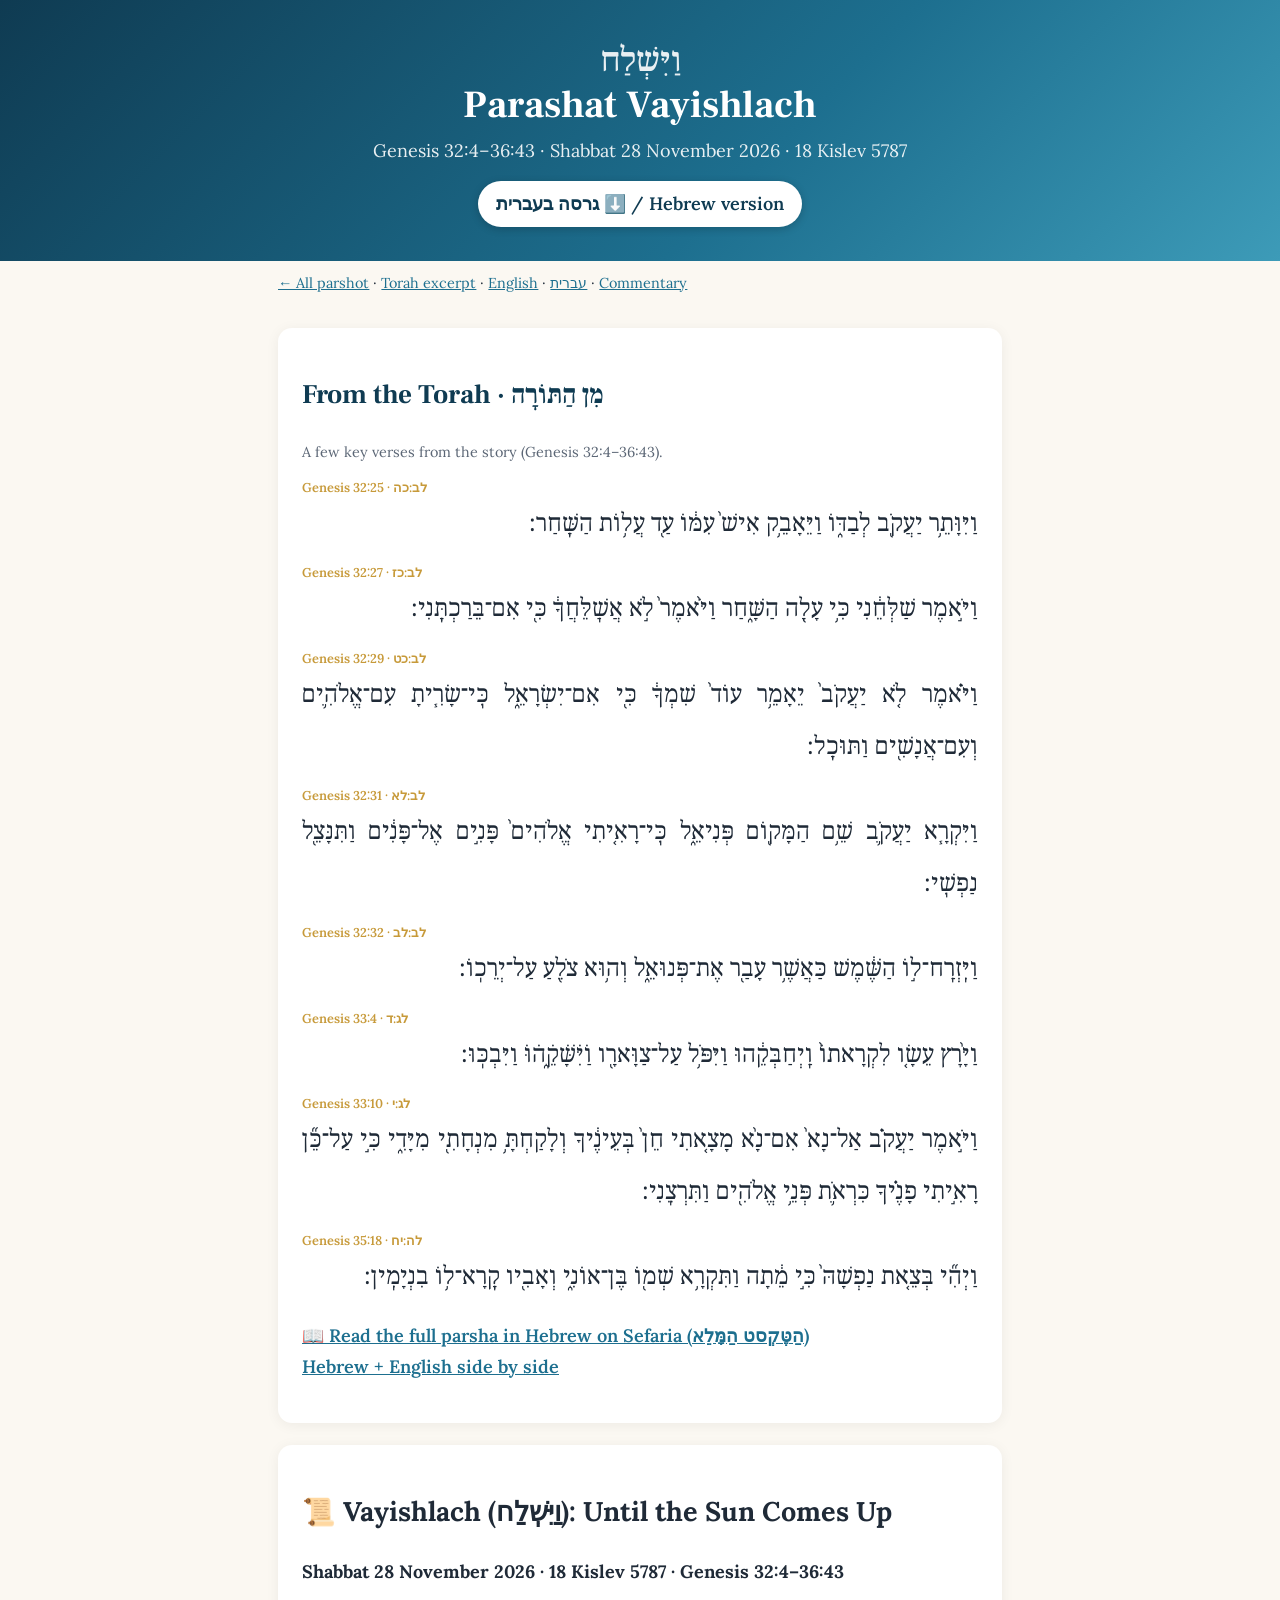
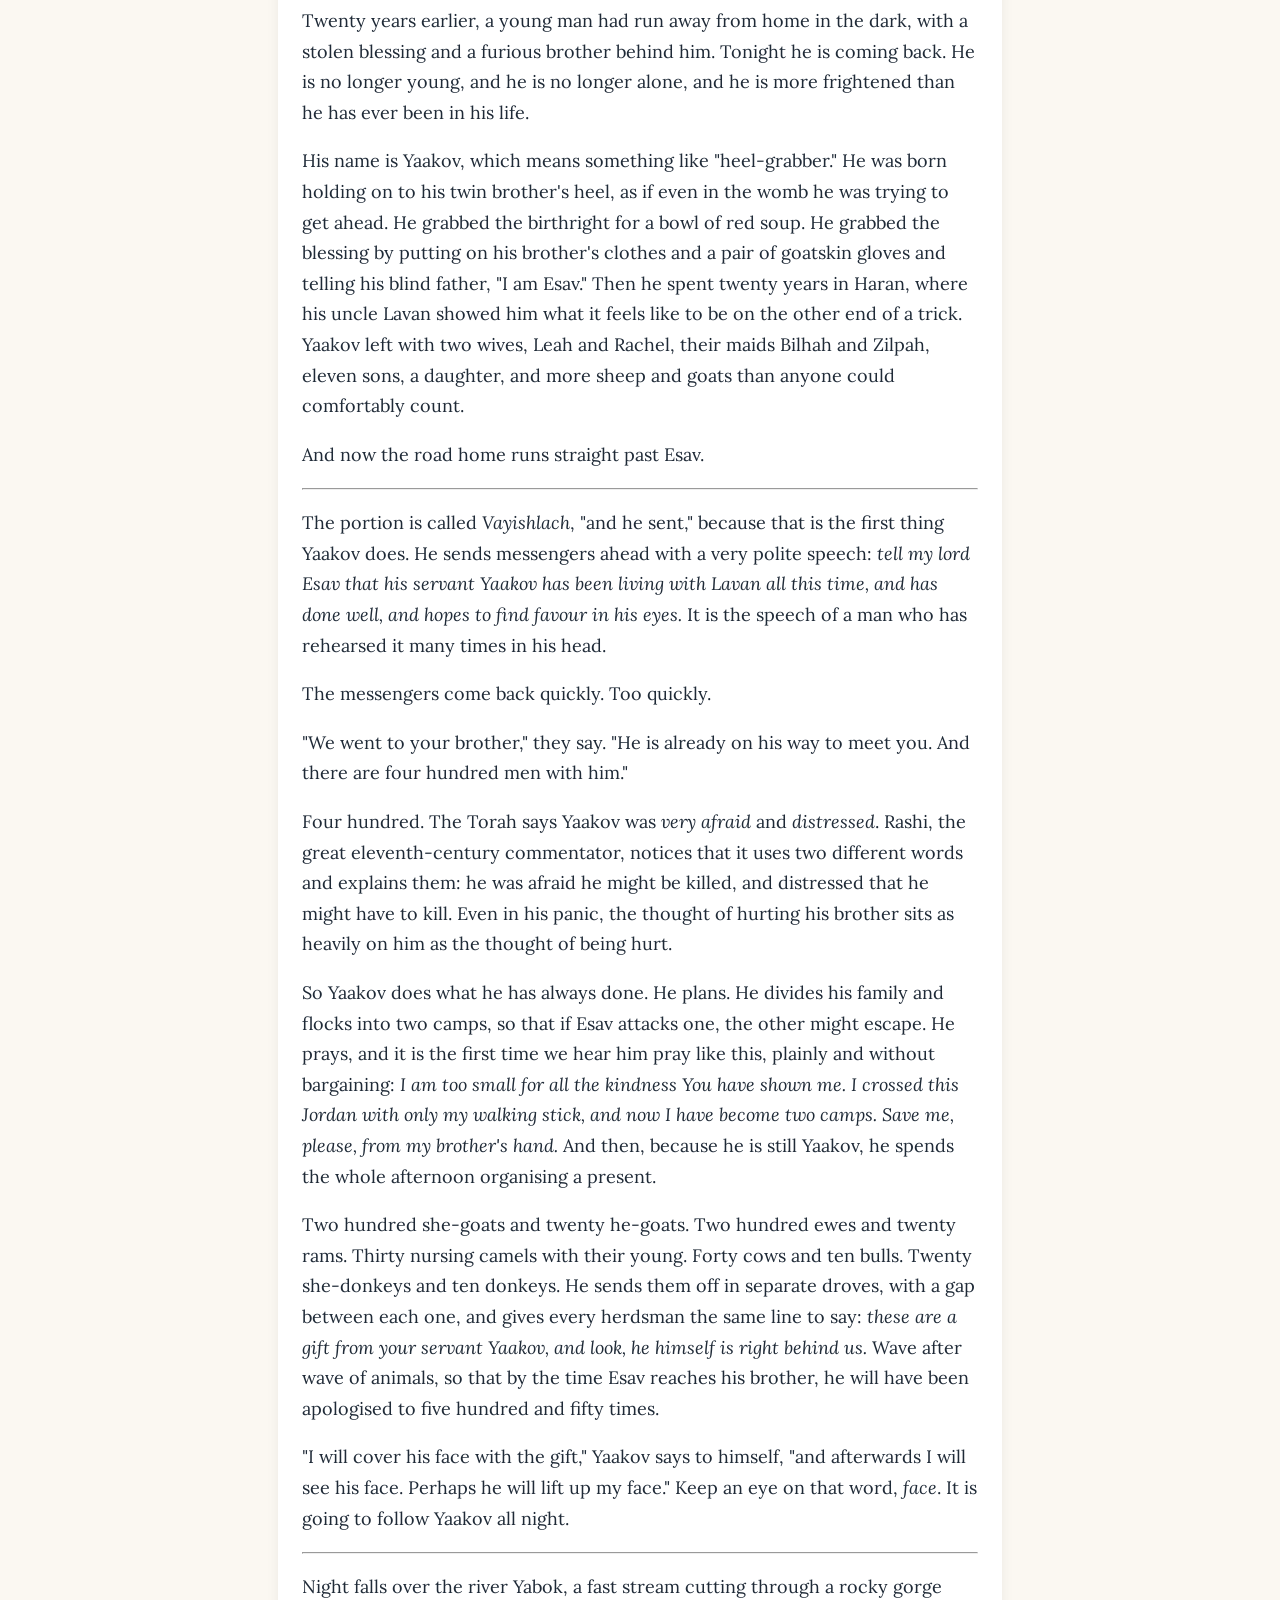
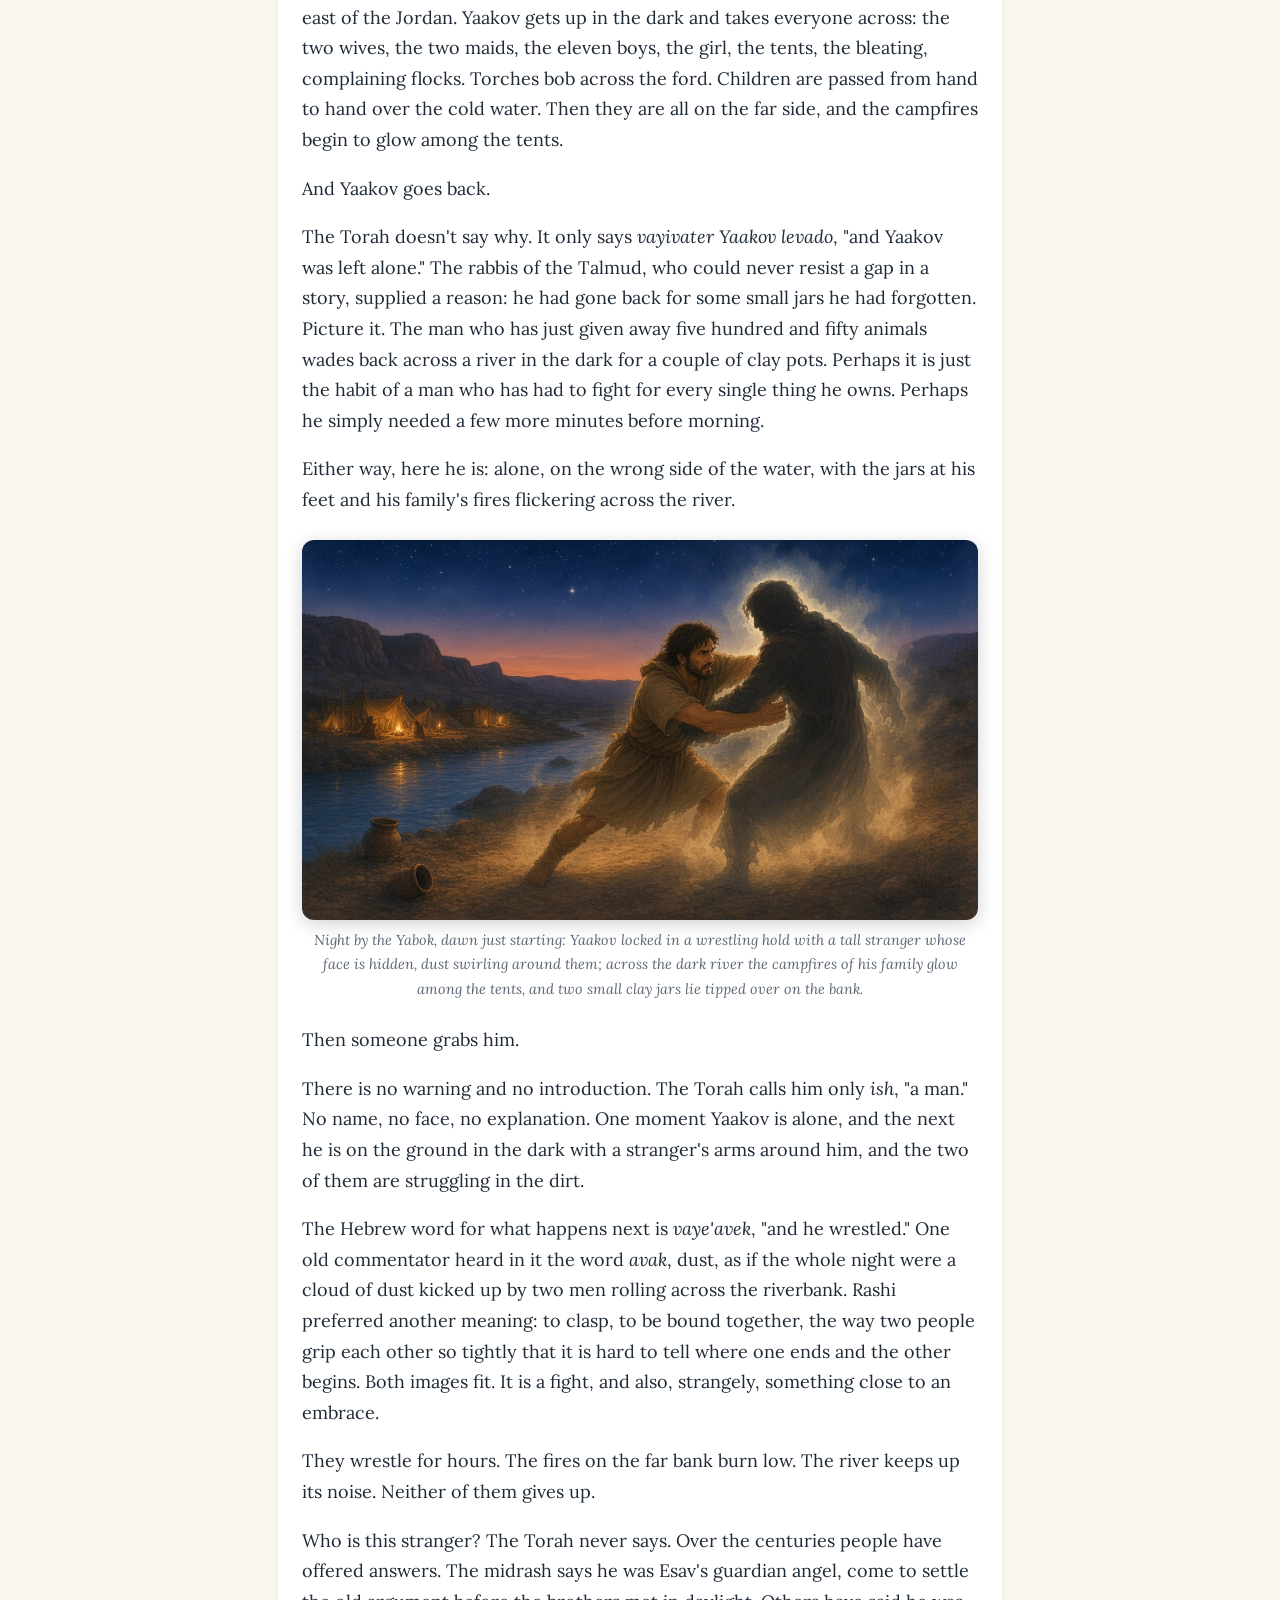
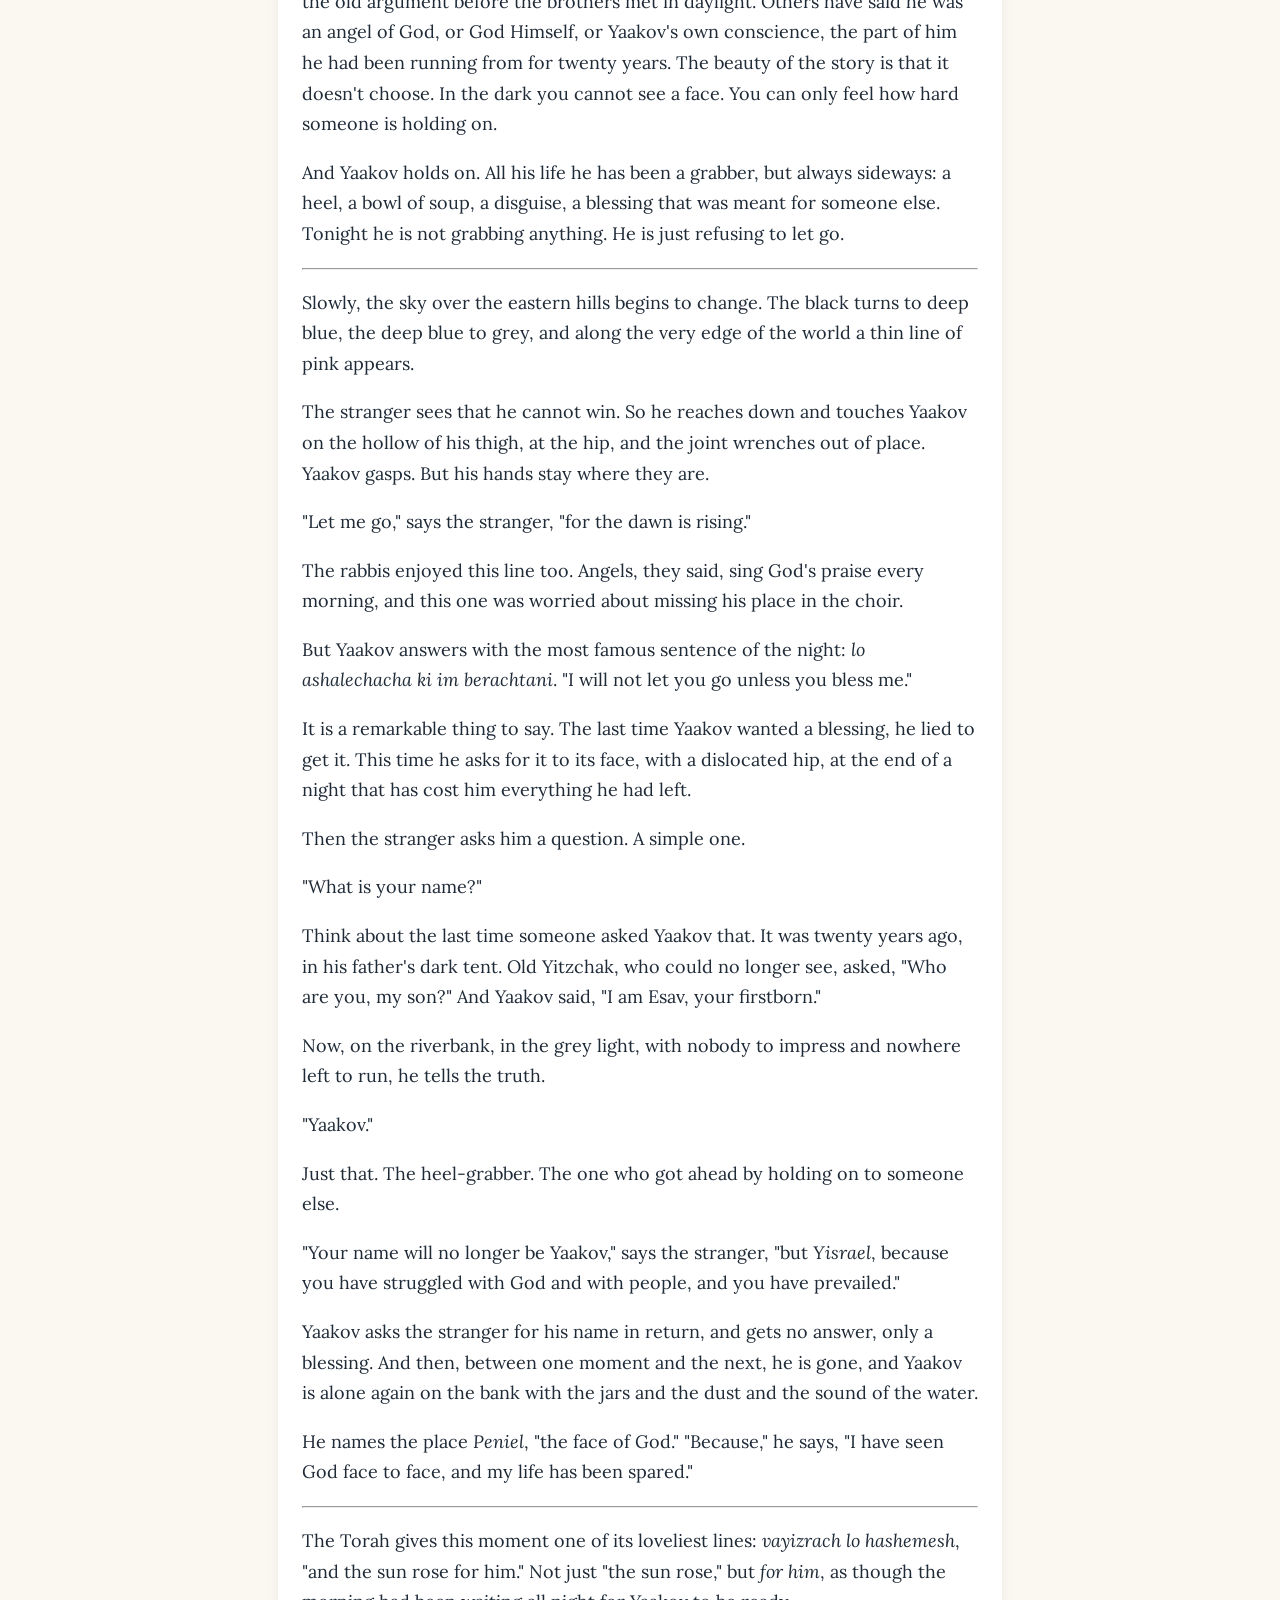
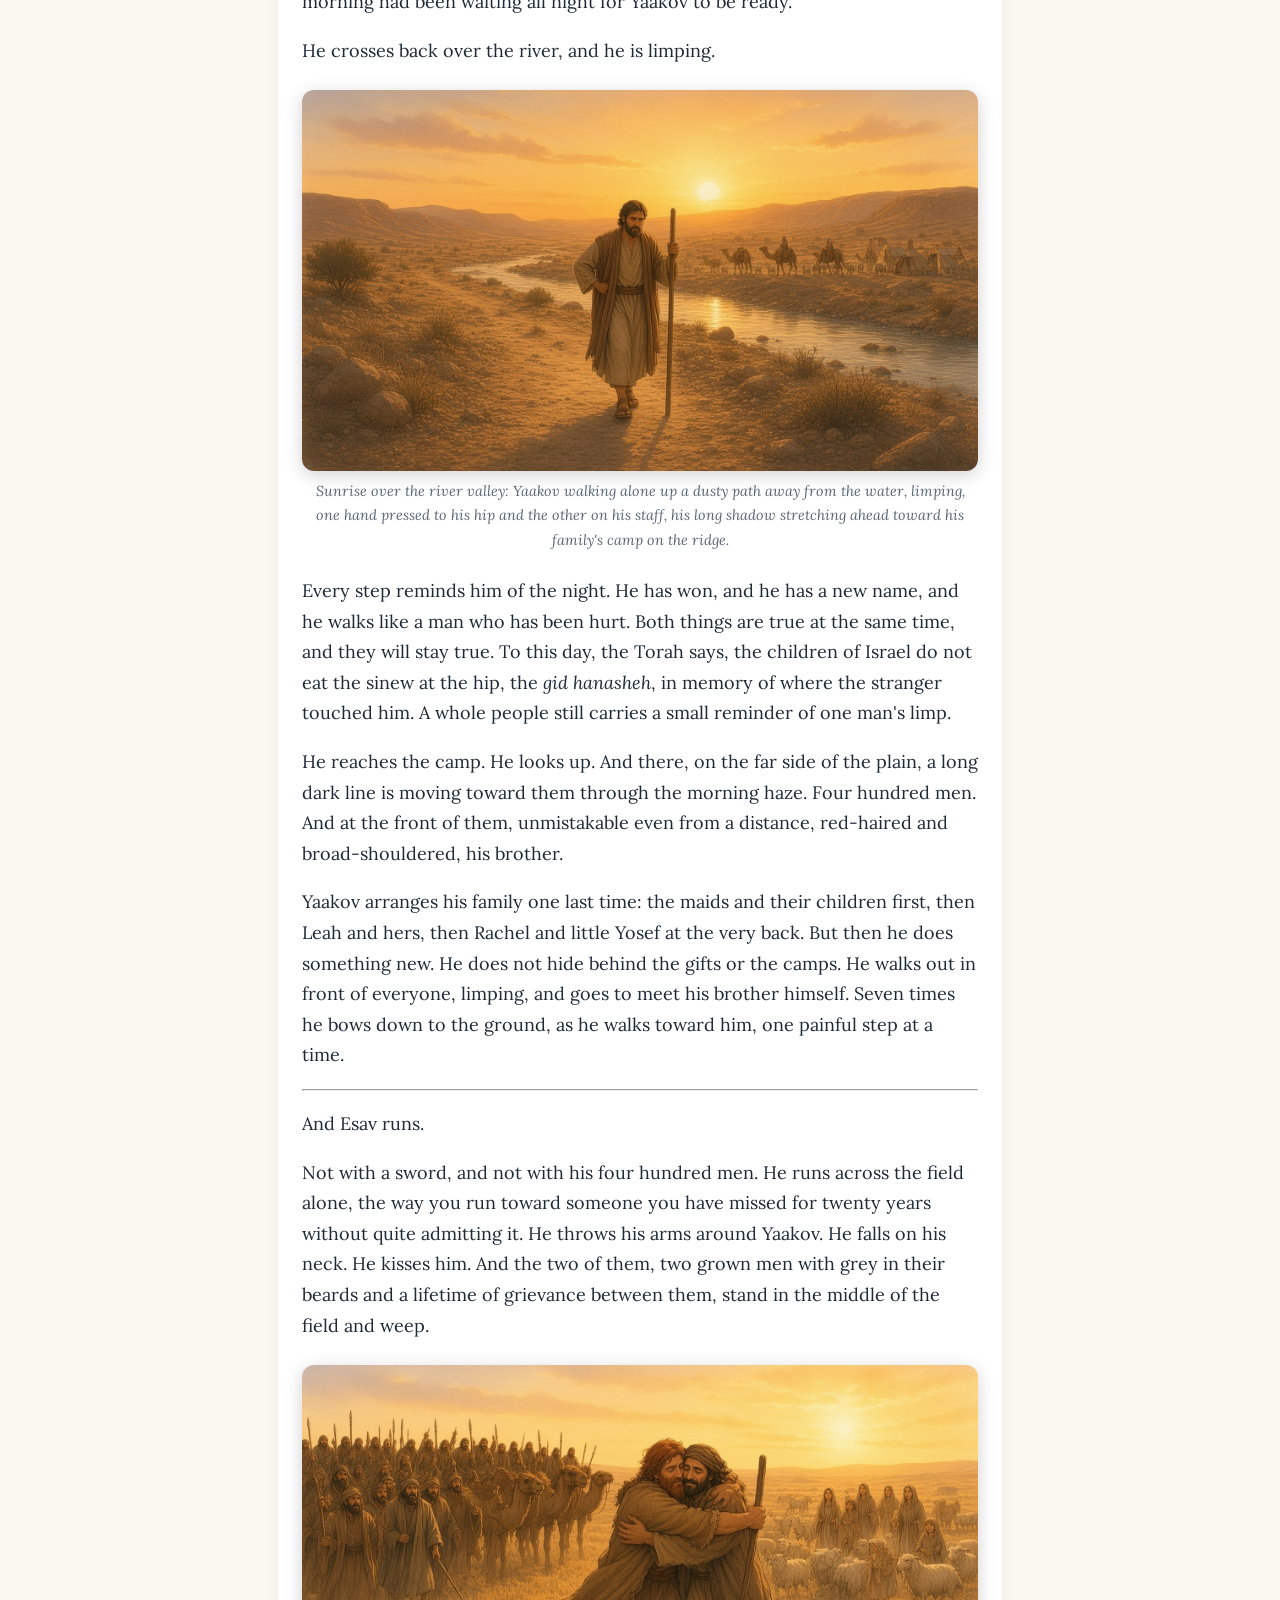
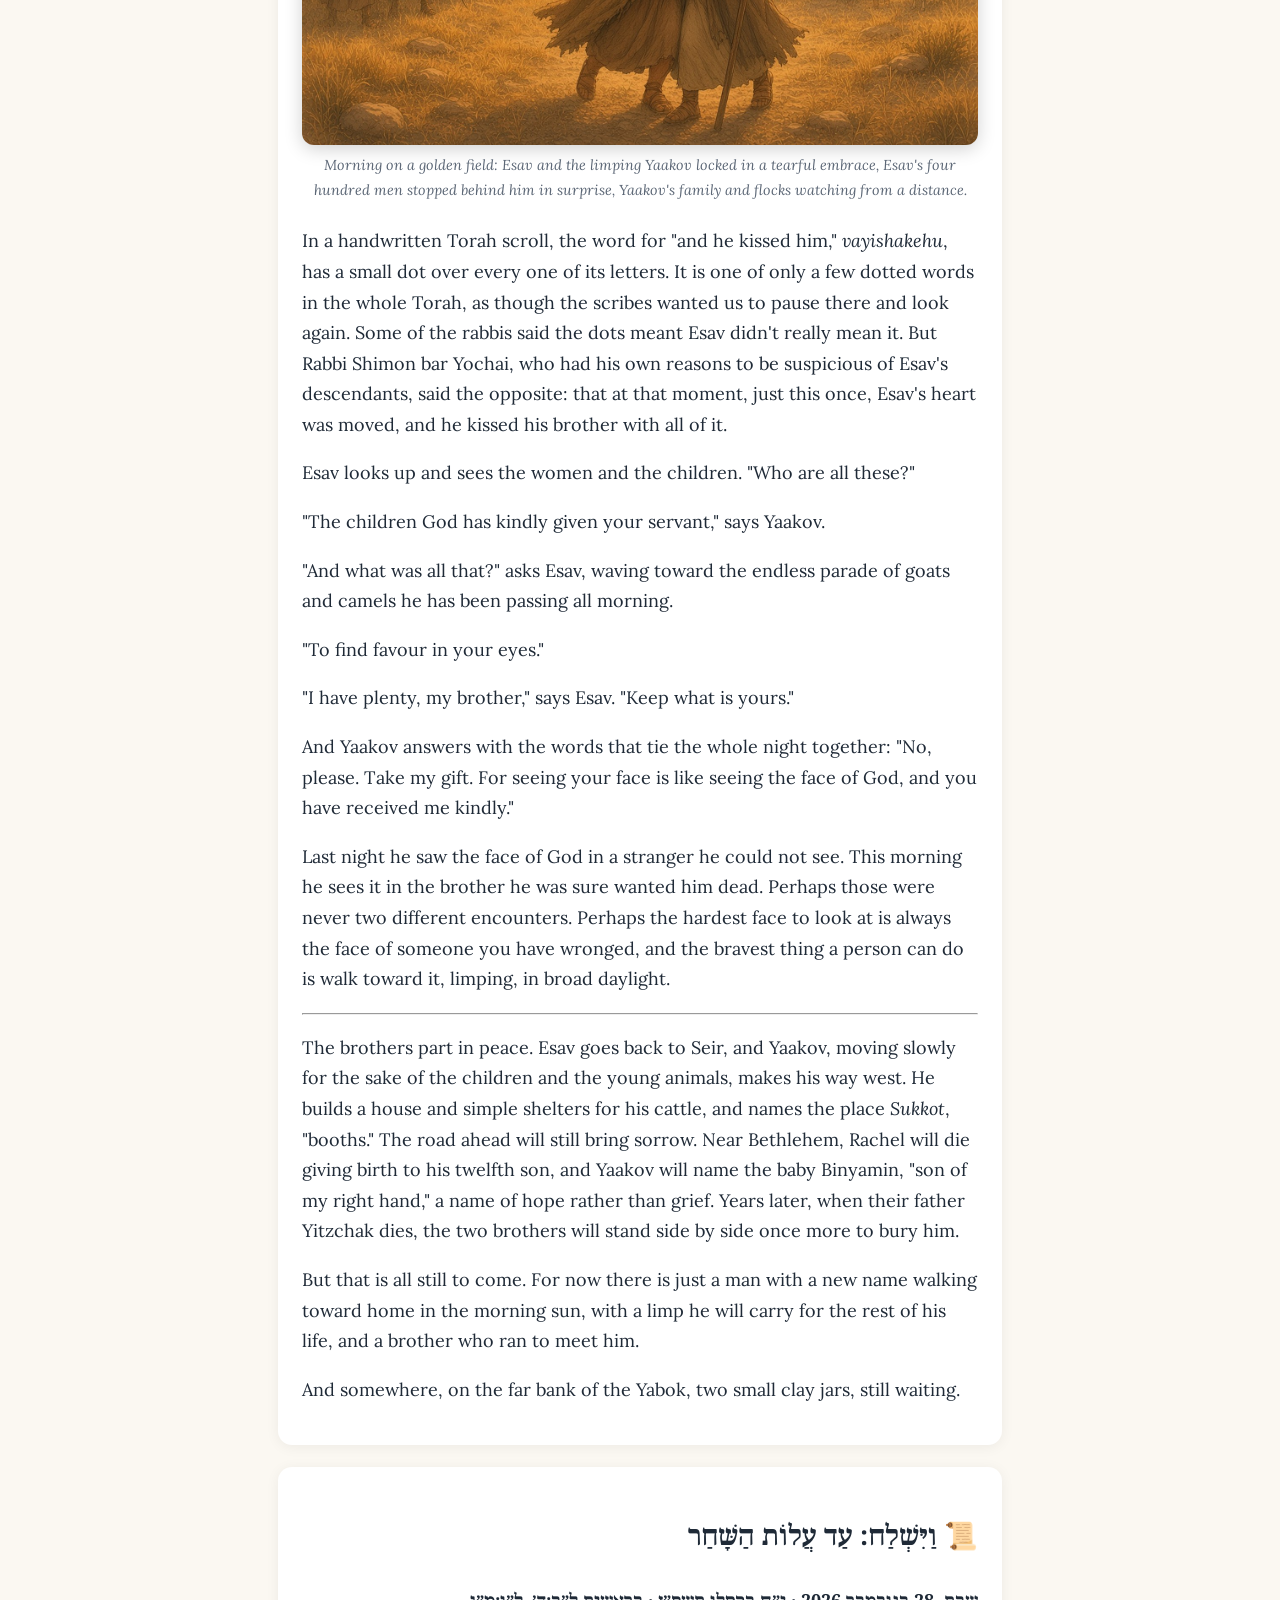
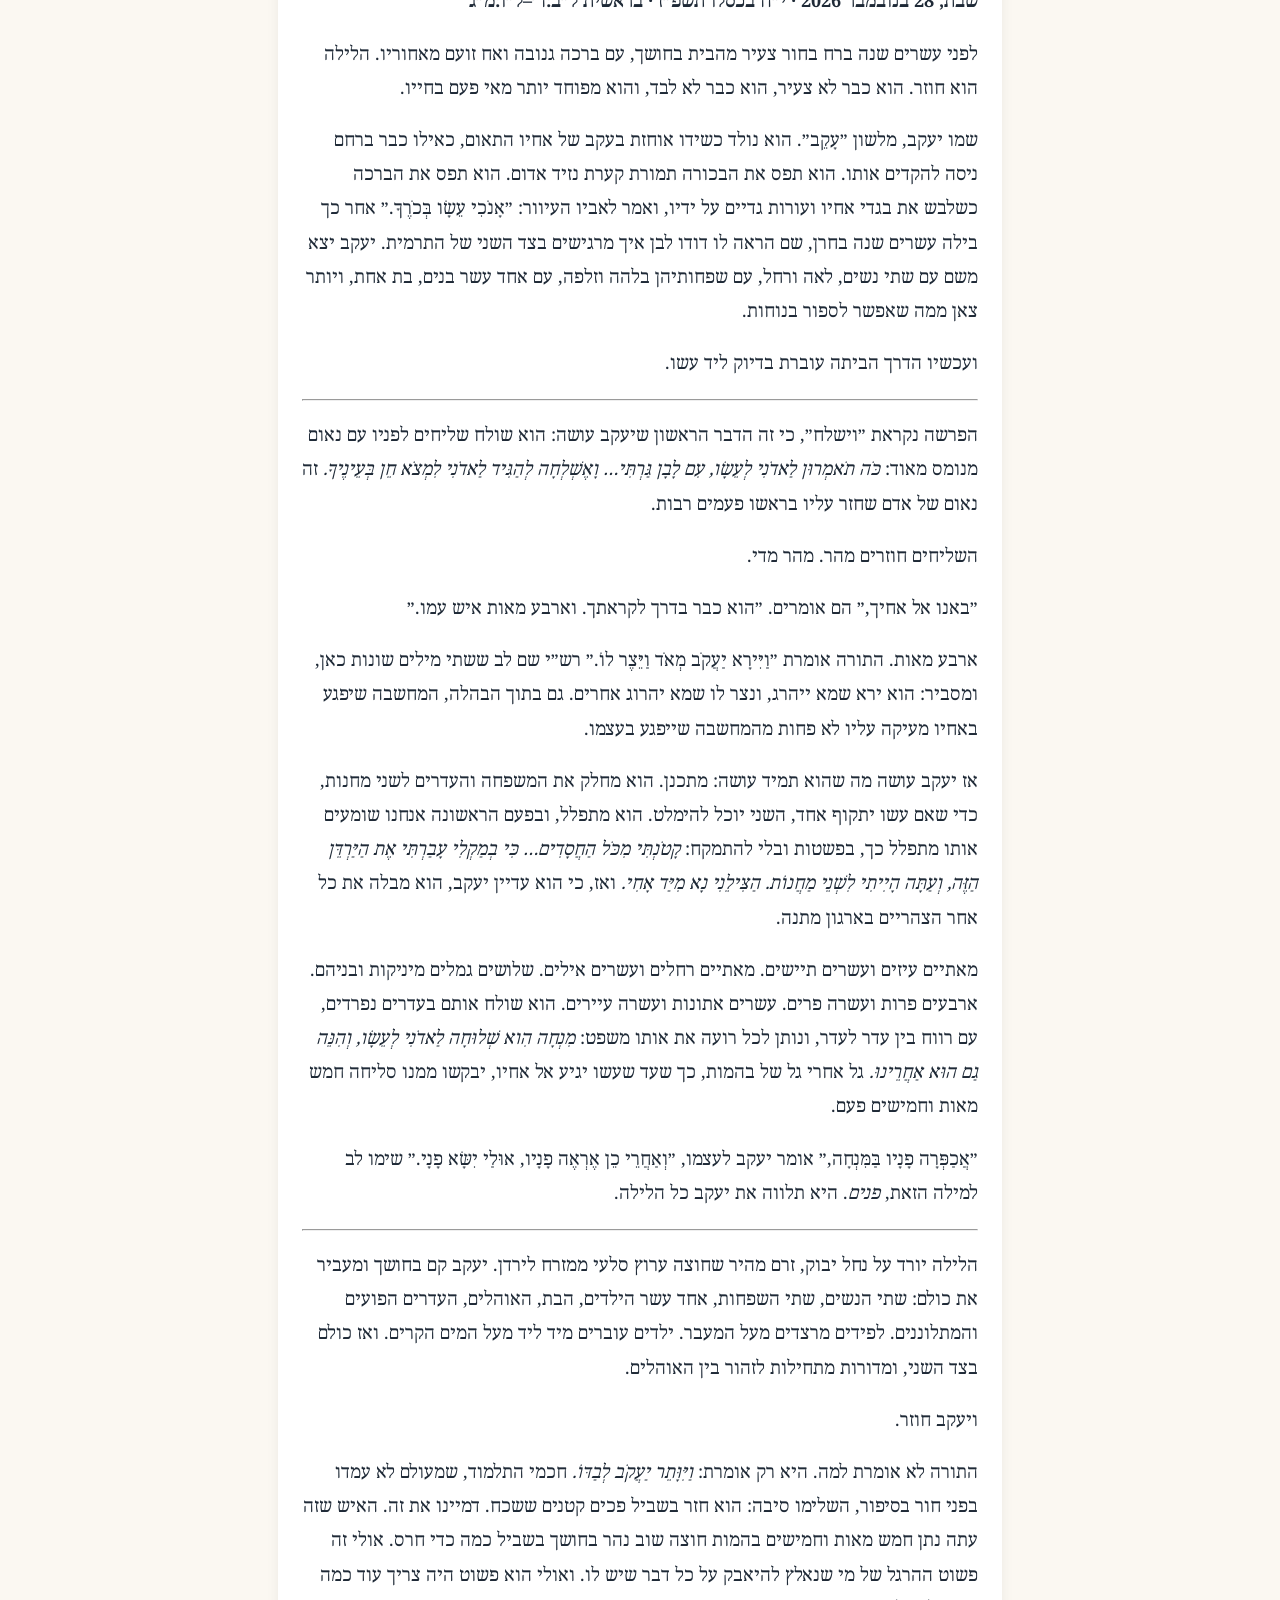
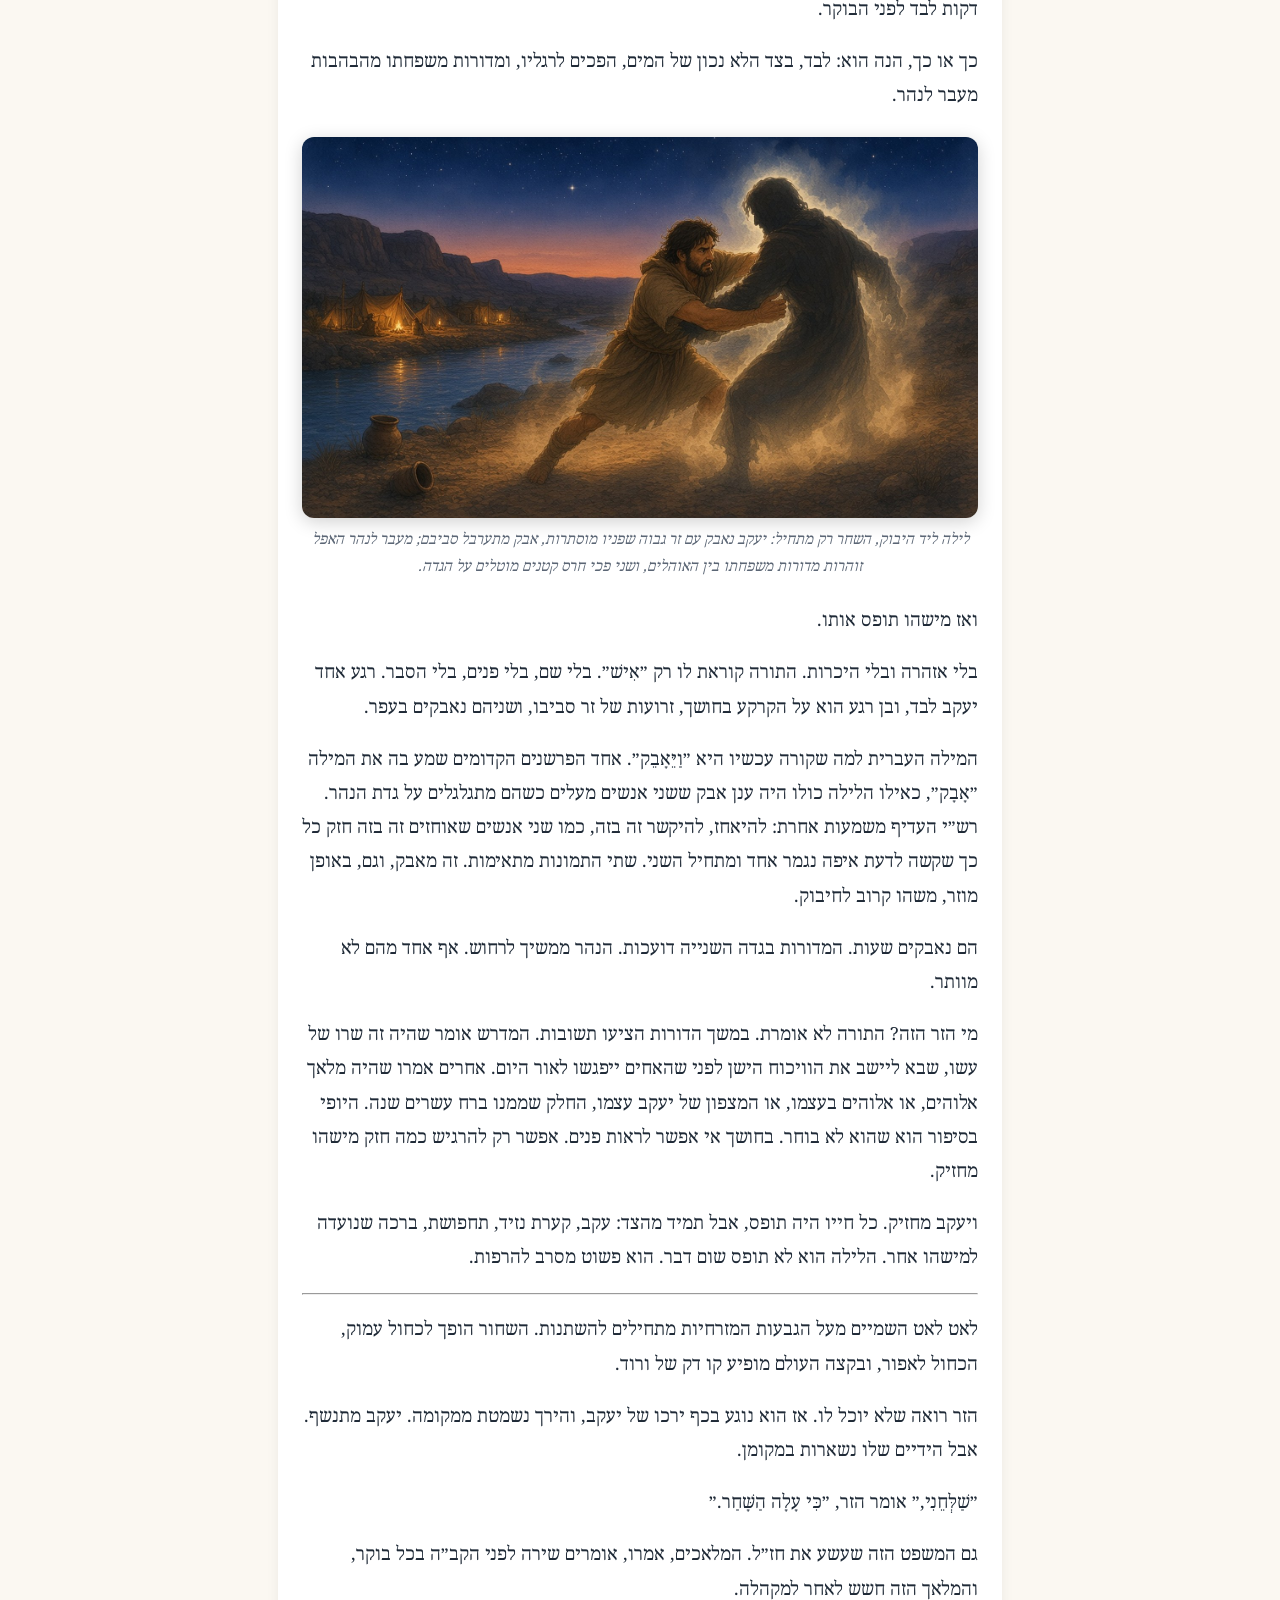
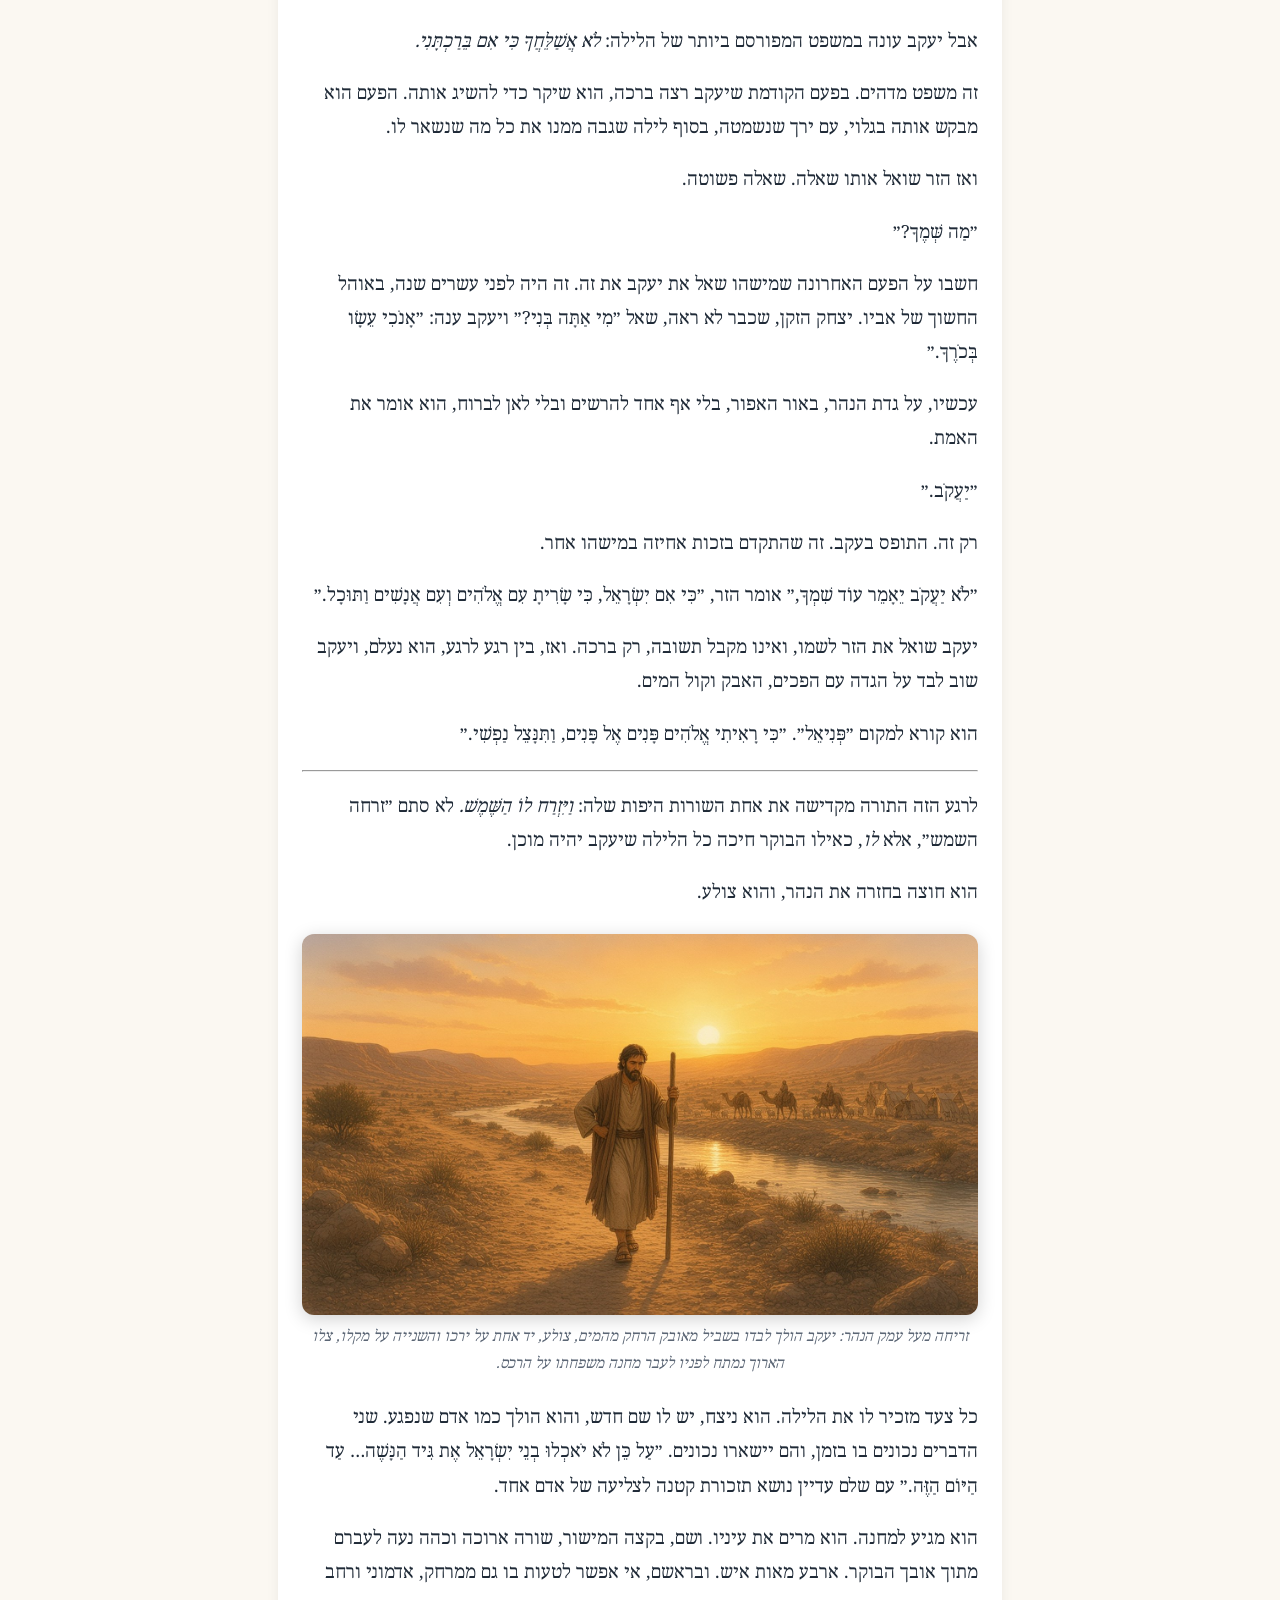
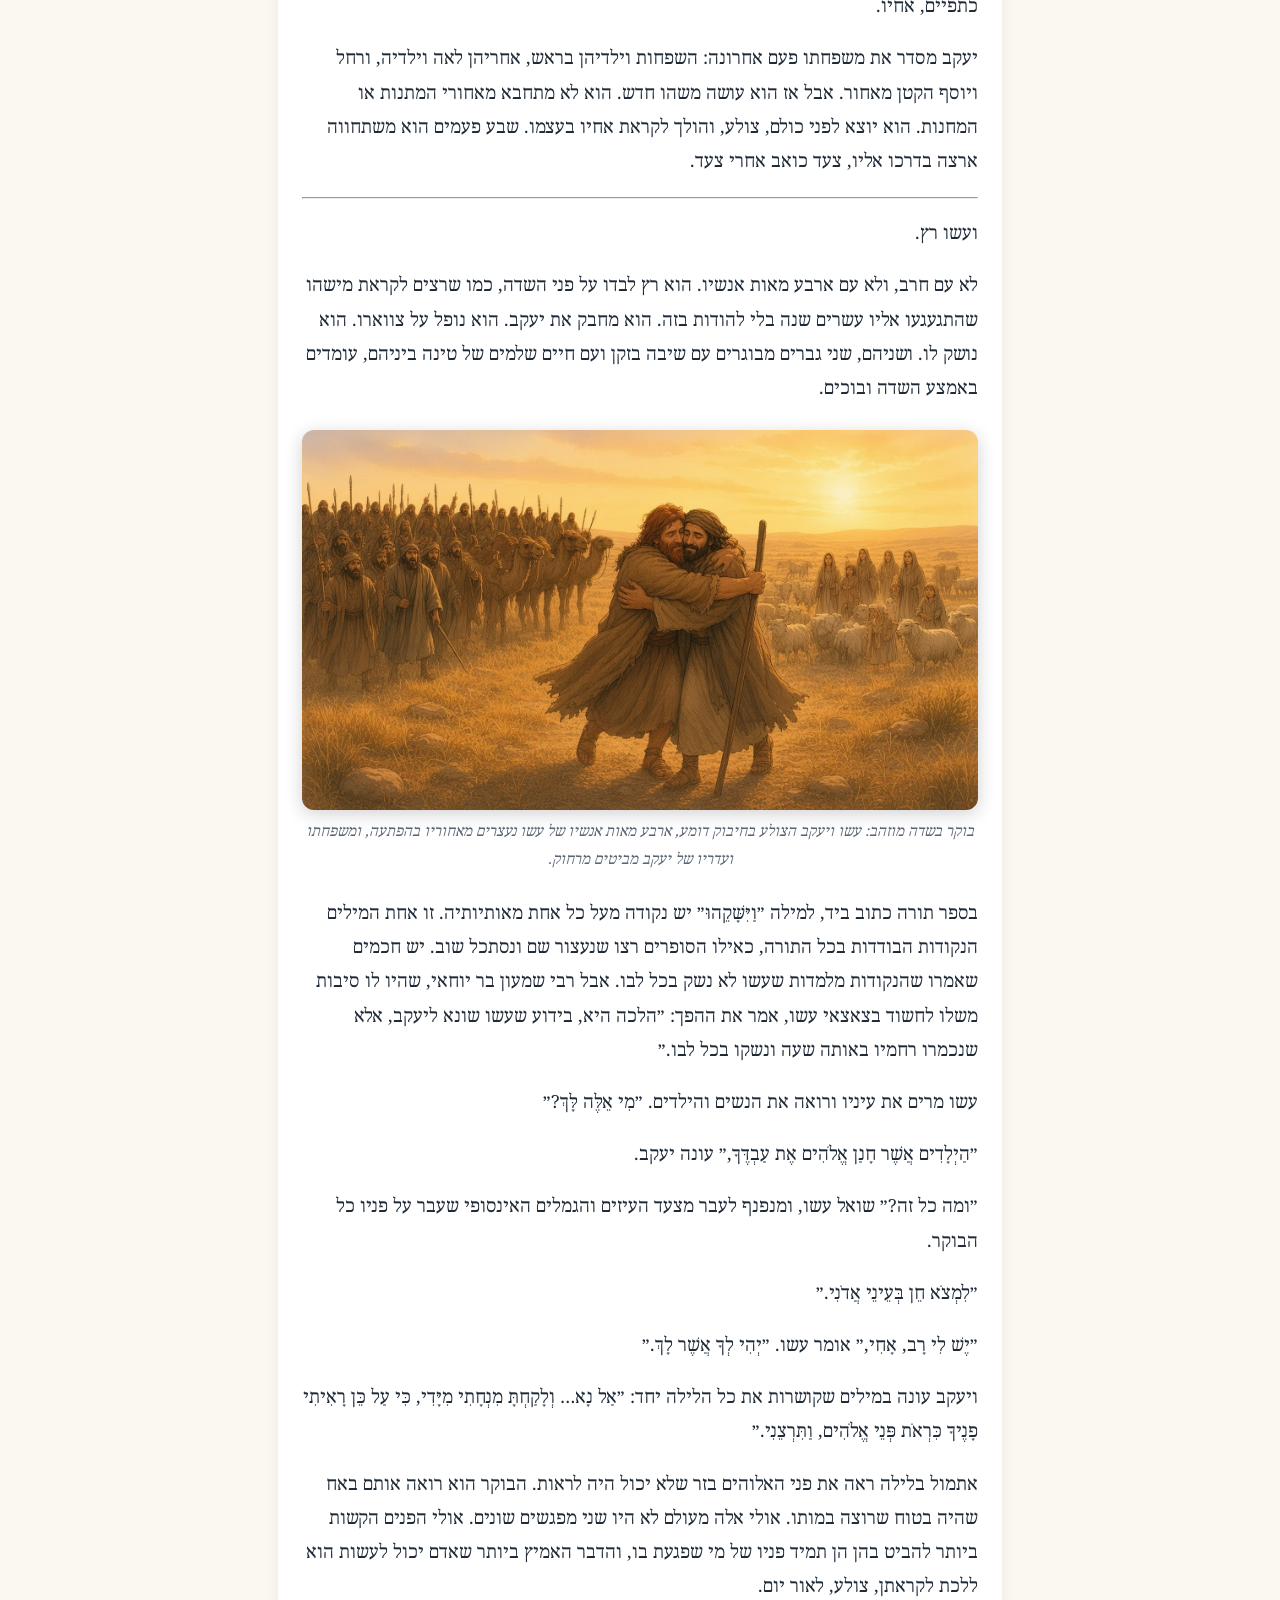
<file: parsha/vayishlach.html>
<!doctype html><html lang="en"><head><meta charset="utf-8"><meta name="viewport" content="width=device-width,initial-scale=1">
<title>Vayishlach · Family Parsha</title><link rel="stylesheet" href="../style.css"></head><body>
<header class="hero"><div class="wrap"><div class="he" lang="he">וַיִּשְׁלַח</div><h1>Parashat Vayishlach</h1><p>Genesis 32:4–36:43 · Shabbat 28 November 2026 · 18 Kislev 5787</p><a class="hebtn" href="#story-he"><span lang="he">גרסה בעברית</span> ⬇️ / Hebrew version</a></div></header>
<div class="wrap"><nav><a href="../index.html">← All parshot</a> · <a href="#excerpt">Torah excerpt</a> · <a href="#story">English</a> · <a href="#story-he" lang="he">עברית</a> · <a href="#commentary">Commentary</a></nav>

<section id="excerpt"><h2>From the Torah · <span lang="he">מִן הַתּוֹרָה</span></h2><p class="note">A few key verses from the story (Genesis 32:4–36:43).</p>
<div class="hebrew"><div class="verse"><div class="ref"><span lang="en" dir="ltr">Genesis 32:25</span> · <span lang="he">לב:כה</span></div><p lang="he" dir="rtl">וַיִּוָּתֵ֥ר יַעֲקֹ֖ב לְבַדּ֑וֹ וַיֵּאָבֵ֥ק אִישׁ֙ עִמּ֔וֹ עַ֖ד עֲל֥וֹת הַשָּֽׁחַר׃</p></div><div class="verse"><div class="ref"><span lang="en" dir="ltr">Genesis 32:27</span> · <span lang="he">לב:כז</span></div><p lang="he" dir="rtl">וַיֹּ֣אמֶר שַׁלְּחֵ֔נִי כִּ֥י עָלָ֖ה הַשָּׁ֑חַר וַיֹּ֙אמֶר֙ לֹ֣א אֲשַֽׁלֵּחֲךָ֔ כִּ֖י אִם־בֵּרַכְתָּֽנִי׃</p></div><div class="verse"><div class="ref"><span lang="en" dir="ltr">Genesis 32:29</span> · <span lang="he">לב:כט</span></div><p lang="he" dir="rtl">וַיֹּ֗אמֶר לֹ֤א יַעֲקֹב֙ יֵאָמֵ֥ר עוֹד֙ שִׁמְךָ֔ כִּ֖י אִם־יִשְׂרָאֵ֑ל כִּֽי־שָׂרִ֧יתָ עִם־אֱלֹהִ֛ים וְעִם־אֲנָשִׁ֖ים וַתּוּכָֽל׃</p></div><div class="verse"><div class="ref"><span lang="en" dir="ltr">Genesis 32:31</span> · <span lang="he">לב:לא</span></div><p lang="he" dir="rtl">וַיִּקְרָ֧א יַעֲקֹ֛ב שֵׁ֥ם הַמָּק֖וֹם פְּנִיאֵ֑ל כִּֽי־רָאִ֤יתִי אֱלֹהִים֙ פָּנִ֣ים אֶל־פָּנִ֔ים וַתִּנָּצֵ֖ל נַפְשִֽׁי׃</p></div><div class="verse"><div class="ref"><span lang="en" dir="ltr">Genesis 32:32</span> · <span lang="he">לב:לב</span></div><p lang="he" dir="rtl">וַיִּֽזְרַֽח־ל֣וֹ הַשֶּׁ֔מֶשׁ כַּאֲשֶׁ֥ר עָבַ֖ר אֶת־פְּנוּאֵ֑ל וְה֥וּא צֹלֵ֖עַ עַל־יְרֵכֽוֹ׃</p></div><div class="verse"><div class="ref"><span lang="en" dir="ltr">Genesis 33:4</span> · <span lang="he">לג:ד</span></div><p lang="he" dir="rtl">וַיָּ֨רׇץ עֵשָׂ֤ו לִקְרָאתוֹ֙ וַֽיְחַבְּקֵ֔הוּ וַיִּפֹּ֥ל עַל־צַוָּארָ֖ו וַׄיִּׄשָּׁׄקֵ֑ׄהׄוּׄ וַיִּבְכּֽוּ׃</p></div><div class="verse"><div class="ref"><span lang="en" dir="ltr">Genesis 33:10</span> · <span lang="he">לג:י</span></div><p lang="he" dir="rtl">וַיֹּ֣אמֶר יַעֲקֹ֗ב אַל־נָא֙ אִם־נָ֨א מָצָ֤אתִי חֵן֙ בְּעֵינֶ֔יךָ וְלָקַחְתָּ֥ מִנְחָתִ֖י מִיָּדִ֑י כִּ֣י עַל־כֵּ֞ן רָאִ֣יתִי פָנֶ֗יךָ כִּרְאֹ֛ת פְּנֵ֥י אֱלֹהִ֖ים וַתִּרְצֵֽנִי׃</p></div><div class="verse"><div class="ref"><span lang="en" dir="ltr">Genesis 35:18</span> · <span lang="he">לה:יח</span></div><p lang="he" dir="rtl">וַיְהִ֞י בְּצֵ֤את נַפְשָׁהּ֙ כִּ֣י מֵ֔תָה וַתִּקְרָ֥א שְׁמ֖וֹ בֶּן־אוֹנִ֑י וְאָבִ֖יו קָֽרָא־ל֥וֹ בִנְיָמִֽין׃</p></div></div>
<p class="full"><a href="https://www.sefaria.org/Genesis.32.4-36.43?lang=he">📖 Read the full parsha in Hebrew on Sefaria <span lang="he">(הַטֶּקְסט הַמָּלֵא)</span></a><br><a href="https://www.sefaria.org/Genesis.32.4-36.43?lang=bi">Hebrew + English side by side</a></p></section>
<section id="story" lang="en"><h1>📜 Vayishlach (וַיִּשְׁלַח): Until the Sun Comes Up</h1>
<p><strong>Shabbat 28 November 2026 · 18 Kislev 5787 · Genesis 32:4–36:43</strong></p>
<p>Twenty years earlier, a young man had run away from home in the dark, with a stolen blessing and a furious brother behind him. Tonight he is coming back. He is no longer young, and he is no longer alone, and he is more frightened than he has ever been in his life.</p>
<p>His name is Yaakov, which means something like "heel-grabber." He was born holding on to his twin brother's heel, as if even in the womb he was trying to get ahead. He grabbed the birthright for a bowl of red soup. He grabbed the blessing by putting on his brother's clothes and a pair of goatskin gloves and telling his blind father, "I am Esav." Then he spent twenty years in Haran, where his uncle Lavan showed him what it feels like to be on the other end of a trick. Yaakov left with two wives, Leah and Rachel, their maids Bilhah and Zilpah, eleven sons, a daughter, and more sheep and goats than anyone could comfortably count.</p>
<p>And now the road home runs straight past Esav.</p>
<hr />
<p>The portion is called <em>Vayishlach</em>, "and he sent," because that is the first thing Yaakov does. He sends messengers ahead with a very polite speech: <em>tell my lord Esav that his servant Yaakov has been living with Lavan all this time, and has done well, and hopes to find favour in his eyes.</em> It is the speech of a man who has rehearsed it many times in his head.</p>
<p>The messengers come back quickly. Too quickly.</p>
<p>"We went to your brother," they say. "He is already on his way to meet you. And there are four hundred men with him."</p>
<p>Four hundred. The Torah says Yaakov was <em>very afraid</em> and <em>distressed</em>. Rashi, the great eleventh-century commentator, notices that it uses two different words and explains them: he was afraid he might be killed, and distressed that he might have to kill. Even in his panic, the thought of hurting his brother sits as heavily on him as the thought of being hurt.</p>
<p>So Yaakov does what he has always done. He plans. He divides his family and flocks into two camps, so that if Esav attacks one, the other might escape. He prays, and it is the first time we hear him pray like this, plainly and without bargaining: <em>I am too small for all the kindness You have shown me. I crossed this Jordan with only my walking stick, and now I have become two camps. Save me, please, from my brother's hand.</em> And then, because he is still Yaakov, he spends the whole afternoon organising a present.</p>
<p>Two hundred she-goats and twenty he-goats. Two hundred ewes and twenty rams. Thirty nursing camels with their young. Forty cows and ten bulls. Twenty she-donkeys and ten donkeys. He sends them off in separate droves, with a gap between each one, and gives every herdsman the same line to say: <em>these are a gift from your servant Yaakov, and look, he himself is right behind us.</em> Wave after wave of animals, so that by the time Esav reaches his brother, he will have been apologised to five hundred and fifty times.</p>
<p>"I will cover his face with the gift," Yaakov says to himself, "and afterwards I will see his face. Perhaps he will lift up my face." Keep an eye on that word, <em>face</em>. It is going to follow Yaakov all night.</p>
<hr />
<p>Night falls over the river Yabok, a fast stream cutting through a rocky gorge east of the Jordan. Yaakov gets up in the dark and takes everyone across: the two wives, the two maids, the eleven boys, the girl, the tents, the bleating, complaining flocks. Torches bob across the ford. Children are passed from hand to hand over the cold water. Then they are all on the far side, and the campfires begin to glow among the tents.</p>
<p>And Yaakov goes back.</p>
<p>The Torah doesn't say why. It only says <em>vayivater Yaakov levado</em>, "and Yaakov was left alone." The rabbis of the Talmud, who could never resist a gap in a story, supplied a reason: he had gone back for some small jars he had forgotten. Picture it. The man who has just given away five hundred and fifty animals wades back across a river in the dark for a couple of clay pots. Perhaps it is just the habit of a man who has had to fight for every single thing he owns. Perhaps he simply needed a few more minutes before morning.</p>
<p>Either way, here he is: alone, on the wrong side of the water, with the jars at his feet and his family's fires flickering across the river.</p>
<figure class="story-img"><img src="../images/vayishlach/vayishlach-1.jpg" alt="Night by the Yabok, dawn just starting: Yaakov locked in a wrestling hold with a tall stranger whose face is hidden, dust swirling around them; across the dark river the campfires of his family glow among the tents, and two small clay jars lie tipped over on the bank." loading="lazy" width="1600" height="900"><figcaption>Night by the Yabok, dawn just starting: Yaakov locked in a wrestling hold with a tall stranger whose face is hidden, dust swirling around them; across the dark river the campfires of his family glow among the tents, and two small clay jars lie tipped over on the bank.</figcaption></figure>

<p>Then someone grabs him.</p>
<p>There is no warning and no introduction. The Torah calls him only <em>ish</em>, "a man." No name, no face, no explanation. One moment Yaakov is alone, and the next he is on the ground in the dark with a stranger's arms around him, and the two of them are struggling in the dirt.</p>
<p>The Hebrew word for what happens next is <em>vaye'avek</em>, "and he wrestled." One old commentator heard in it the word <em>avak</em>, dust, as if the whole night were a cloud of dust kicked up by two men rolling across the riverbank. Rashi preferred another meaning: to clasp, to be bound together, the way two people grip each other so tightly that it is hard to tell where one ends and the other begins. Both images fit. It is a fight, and also, strangely, something close to an embrace.</p>
<p>They wrestle for hours. The fires on the far bank burn low. The river keeps up its noise. Neither of them gives up.</p>
<p>Who is this stranger? The Torah never says. Over the centuries people have offered answers. The midrash says he was Esav's guardian angel, come to settle the old argument before the brothers met in daylight. Others have said he was an angel of God, or God Himself, or Yaakov's own conscience, the part of him he had been running from for twenty years. The beauty of the story is that it doesn't choose. In the dark you cannot see a face. You can only feel how hard someone is holding on.</p>
<p>And Yaakov holds on. All his life he has been a grabber, but always sideways: a heel, a bowl of soup, a disguise, a blessing that was meant for someone else. Tonight he is not grabbing anything. He is just refusing to let go.</p>
<hr />
<p>Slowly, the sky over the eastern hills begins to change. The black turns to deep blue, the deep blue to grey, and along the very edge of the world a thin line of pink appears.</p>
<p>The stranger sees that he cannot win. So he reaches down and touches Yaakov on the hollow of his thigh, at the hip, and the joint wrenches out of place. Yaakov gasps. But his hands stay where they are.</p>
<p>"Let me go," says the stranger, "for the dawn is rising."</p>
<p>The rabbis enjoyed this line too. Angels, they said, sing God's praise every morning, and this one was worried about missing his place in the choir.</p>
<p>But Yaakov answers with the most famous sentence of the night: <em>lo ashalechacha ki im berachtani</em>. "I will not let you go unless you bless me."</p>
<p>It is a remarkable thing to say. The last time Yaakov wanted a blessing, he lied to get it. This time he asks for it to its face, with a dislocated hip, at the end of a night that has cost him everything he had left.</p>
<p>Then the stranger asks him a question. A simple one.</p>
<p>"What is your name?"</p>
<p>Think about the last time someone asked Yaakov that. It was twenty years ago, in his father's dark tent. Old Yitzchak, who could no longer see, asked, "Who are you, my son?" And Yaakov said, "I am Esav, your firstborn."</p>
<p>Now, on the riverbank, in the grey light, with nobody to impress and nowhere left to run, he tells the truth.</p>
<p>"Yaakov."</p>
<p>Just that. The heel-grabber. The one who got ahead by holding on to someone else.</p>
<p>"Your name will no longer be Yaakov," says the stranger, "but <em>Yisrael</em>, because you have struggled with God and with people, and you have prevailed."</p>
<p>Yaakov asks the stranger for his name in return, and gets no answer, only a blessing. And then, between one moment and the next, he is gone, and Yaakov is alone again on the bank with the jars and the dust and the sound of the water.</p>
<p>He names the place <em>Peniel</em>, "the face of God." "Because," he says, "I have seen God face to face, and my life has been spared."</p>
<hr />
<p>The Torah gives this moment one of its loveliest lines: <em>vayizrach lo hashemesh</em>, "and the sun rose for him." Not just "the sun rose," but <em>for him</em>, as though the morning had been waiting all night for Yaakov to be ready.</p>
<p>He crosses back over the river, and he is limping.</p>
<figure class="story-img"><img src="../images/vayishlach/vayishlach-2.jpg" alt="Sunrise over the river valley: Yaakov walking alone up a dusty path away from the water, limping, one hand pressed to his hip and the other on his staff, his long shadow stretching ahead toward his family&#x27;s camp on the ridge." loading="lazy" width="1600" height="900"><figcaption>Sunrise over the river valley: Yaakov walking alone up a dusty path away from the water, limping, one hand pressed to his hip and the other on his staff, his long shadow stretching ahead toward his family&#x27;s camp on the ridge.</figcaption></figure>

<p>Every step reminds him of the night. He has won, and he has a new name, and he walks like a man who has been hurt. Both things are true at the same time, and they will stay true. To this day, the Torah says, the children of Israel do not eat the sinew at the hip, the <em>gid hanasheh</em>, in memory of where the stranger touched him. A whole people still carries a small reminder of one man's limp.</p>
<p>He reaches the camp. He looks up. And there, on the far side of the plain, a long dark line is moving toward them through the morning haze. Four hundred men. And at the front of them, unmistakable even from a distance, red-haired and broad-shouldered, his brother.</p>
<p>Yaakov arranges his family one last time: the maids and their children first, then Leah and hers, then Rachel and little Yosef at the very back. But then he does something new. He does not hide behind the gifts or the camps. He walks out in front of everyone, limping, and goes to meet his brother himself. Seven times he bows down to the ground, as he walks toward him, one painful step at a time.</p>
<hr />
<p>And Esav runs.</p>
<p>Not with a sword, and not with his four hundred men. He runs across the field alone, the way you run toward someone you have missed for twenty years without quite admitting it. He throws his arms around Yaakov. He falls on his neck. He kisses him. And the two of them, two grown men with grey in their beards and a lifetime of grievance between them, stand in the middle of the field and weep.</p>
<figure class="story-img"><img src="../images/vayishlach/vayishlach-3.jpg" alt="Morning on a golden field: Esav and the limping Yaakov locked in a tearful embrace, Esav&#x27;s four hundred men stopped behind him in surprise, Yaakov&#x27;s family and flocks watching from a distance." loading="lazy" width="1600" height="900"><figcaption>Morning on a golden field: Esav and the limping Yaakov locked in a tearful embrace, Esav&#x27;s four hundred men stopped behind him in surprise, Yaakov&#x27;s family and flocks watching from a distance.</figcaption></figure>

<p>In a handwritten Torah scroll, the word for "and he kissed him," <em>vayishakehu</em>, has a small dot over every one of its letters. It is one of only a few dotted words in the whole Torah, as though the scribes wanted us to pause there and look again. Some of the rabbis said the dots meant Esav didn't really mean it. But Rabbi Shimon bar Yochai, who had his own reasons to be suspicious of Esav's descendants, said the opposite: that at that moment, just this once, Esav's heart was moved, and he kissed his brother with all of it.</p>
<p>Esav looks up and sees the women and the children. "Who are all these?"</p>
<p>"The children God has kindly given your servant," says Yaakov.</p>
<p>"And what was all that?" asks Esav, waving toward the endless parade of goats and camels he has been passing all morning.</p>
<p>"To find favour in your eyes."</p>
<p>"I have plenty, my brother," says Esav. "Keep what is yours."</p>
<p>And Yaakov answers with the words that tie the whole night together: "No, please. Take my gift. For seeing your face is like seeing the face of God, and you have received me kindly."</p>
<p>Last night he saw the face of God in a stranger he could not see. This morning he sees it in the brother he was sure wanted him dead. Perhaps those were never two different encounters. Perhaps the hardest face to look at is always the face of someone you have wronged, and the bravest thing a person can do is walk toward it, limping, in broad daylight.</p>
<hr />
<p>The brothers part in peace. Esav goes back to Seir, and Yaakov, moving slowly for the sake of the children and the young animals, makes his way west. He builds a house and simple shelters for his cattle, and names the place <em>Sukkot</em>, "booths." The road ahead will still bring sorrow. Near Bethlehem, Rachel will die giving birth to his twelfth son, and Yaakov will name the baby Binyamin, "son of my right hand," a name of hope rather than grief. Years later, when their father Yitzchak dies, the two brothers will stand side by side once more to bury him.</p>
<p>But that is all still to come. For now there is just a man with a new name walking toward home in the morning sun, with a limp he will carry for the rest of his life, and a brother who ran to meet him.</p>
<p>And somewhere, on the far bank of the Yabok, two small clay jars, still waiting.</p></section>
<section id="story-he" class="he-story" lang="he" dir="rtl"><h1>📜 וַיִּשְׁלַח: עַד עֲלוֹת הַשָּׁחַר</h1>
<p><strong>שבת, 28 בנובמבר 2026 · י״ח בכסלו תשפ״ז · בראשית ל״ב:ד׳–ל״ו:מ״ג</strong></p>
<p>לפני עשרים שנה ברח בחור צעיר מהבית בחושך, עם ברכה גנובה ואח זועם מאחוריו. הלילה הוא חוזר. הוא כבר לא צעיר, הוא כבר לא לבד, והוא מפוחד יותר מאי פעם בחייו.</p>
<p>שמו יעקב, מלשון ״עָקֵב״. הוא נולד כשידו אוחזת בעקב של אחיו התאום, כאילו כבר ברחם ניסה להקדים אותו. הוא תפס את הבכורה תמורת קערת נזיד אדום. הוא תפס את הברכה כשלבש את בגדי אחיו ועורות גדיים על ידיו, ואמר לאביו העיוור: ״אָנֹכִי עֵשָׂו בְּכֹרֶךָ.״ אחר כך בילה עשרים שנה בחרן, שם הראה לו דודו לבן איך מרגישים בצד השני של התרמית. יעקב יצא משם עם שתי נשים, לאה ורחל, עם שפחותיהן בלהה וזלפה, עם אחד עשר בנים, בת אחת, ויותר צאן ממה שאפשר לספור בנוחות.</p>
<p>ועכשיו הדרך הביתה עוברת בדיוק ליד עשו.</p>
<hr />
<p>הפרשה נקראת ״וישלח״, כי זה הדבר הראשון שיעקב עושה: הוא שולח שליחים לפניו עם נאום מנומס מאוד: <em>כֹּה תֹאמְרוּן לַאדֹנִי לְעֵשָׂו, עִם לָבָן גַּרְתִּי… וָאֶשְׁלְחָה לְהַגִּיד לַאדֹנִי לִמְצֹא חֵן בְּעֵינֶיךָ.</em> זה נאום של אדם שחזר עליו בראשו פעמים רבות.</p>
<p>השליחים חוזרים מהר. מהר מדי.</p>
<p>״באנו אל אחיך,״ הם אומרים. ״הוא כבר בדרך לקראתך. וארבע מאות איש עמו.״</p>
<p>ארבע מאות. התורה אומרת ״וַיִּירָא יַעֲקֹב מְאֹד וַיֵּצֶר לוֹ.״ רש״י שם לב ששתי מילים שונות כאן, ומסביר: הוא ירא שמא ייהרג, ונצר לו שמא יהרוג אחרים. גם בתוך הבהלה, המחשבה שיפגע באחיו מעיקה עליו לא פחות מהמחשבה שייפגע בעצמו.</p>
<p>אז יעקב עושה מה שהוא תמיד עושה: מתכנן. הוא מחלק את המשפחה והעדרים לשני מחנות, כדי שאם עשו יתקוף אחד, השני יוכל להימלט. הוא מתפלל, ובפעם הראשונה אנחנו שומעים אותו מתפלל כך, בפשטות ובלי להתמקח: <em>קָטֹנְתִּי מִכֹּל הַחֲסָדִים… כִּי בְמַקְלִי עָבַרְתִּי אֶת הַיַּרְדֵּן הַזֶּה, וְעַתָּה הָיִיתִי לִשְׁנֵי מַחֲנוֹת. הַצִּילֵנִי נָא מִיַּד אָחִי.</em> ואז, כי הוא עדיין יעקב, הוא מבלה את כל אחר הצהריים בארגון מתנה.</p>
<p>מאתיים עיזים ועשרים תיישים. מאתיים רחלים ועשרים אילים. שלושים גמלים מיניקות ובניהם. ארבעים פרות ועשרה פרים. עשרים אתונות ועשרה עיירים. הוא שולח אותם בעדרים נפרדים, עם רווח בין עדר לעדר, ונותן לכל רועה את אותו משפט: <em>מִנְחָה הִוא שְׁלוּחָה לַאדֹנִי לְעֵשָׂו, וְהִנֵּה גַם הוּא אַחֲרֵינוּ.</em> גל אחרי גל של בהמות, כך שעד שעשו יגיע אל אחיו, יבקשו ממנו סליחה חמש מאות וחמישים פעם.</p>
<p>״אֲכַפְּרָה פָנָיו בַּמִּנְחָה,״ אומר יעקב לעצמו, ״וְאַחֲרֵי כֵן אֶרְאֶה פָנָיו, אוּלַי יִשָּׂא פָנָי.״ שימו לב למילה הזאת, <em>פנים</em>. היא תלווה את יעקב כל הלילה.</p>
<hr />
<p>הלילה יורד על נחל יבוק, זרם מהיר שחוצה ערוץ סלעי ממזרח לירדן. יעקב קם בחושך ומעביר את כולם: שתי הנשים, שתי השפחות, אחד עשר הילדים, הבת, האוהלים, העדרים הפועים והמתלוננים. לפידים מרצדים מעל המעבר. ילדים עוברים מיד ליד מעל המים הקרים. ואז כולם בצד השני, ומדורות מתחילות לזהור בין האוהלים.</p>
<p>ויעקב חוזר.</p>
<p>התורה לא אומרת למה. היא רק אומרת: <em>וַיִּוָּתֵר יַעֲקֹב לְבַדּוֹ.</em> חכמי התלמוד, שמעולם לא עמדו בפני חור בסיפור, השלימו סיבה: הוא חזר בשביל פכים קטנים ששכח. דמיינו את זה. האיש שזה עתה נתן חמש מאות וחמישים בהמות חוצה שוב נהר בחושך בשביל כמה כדי חרס. אולי זה פשוט ההרגל של מי שנאלץ להיאבק על כל דבר שיש לו. ואולי הוא פשוט היה צריך עוד כמה דקות לבד לפני הבוקר.</p>
<p>כך או כך, הנה הוא: לבד, בצד הלא נכון של המים, הפכים לרגליו, ומדורות משפחתו מהבהבות מעבר לנהר.</p>
<figure class="story-img"><img src="../images/vayishlach/vayishlach-1.jpg" alt="לילה ליד היבוק, השחר רק מתחיל: יעקב נאבק עם זר גבוה שפניו מוסתרות, אבק מתערבל סביבם; מעבר לנהר האפל זוהרות מדורות משפחתו בין האוהלים, ושני פכי חרס קטנים מוטלים על הגדה." loading="lazy" width="1600" height="900"><figcaption>לילה ליד היבוק, השחר רק מתחיל: יעקב נאבק עם זר גבוה שפניו מוסתרות, אבק מתערבל סביבם; מעבר לנהר האפל זוהרות מדורות משפחתו בין האוהלים, ושני פכי חרס קטנים מוטלים על הגדה.</figcaption></figure>

<p>ואז מישהו תופס אותו.</p>
<p>בלי אזהרה ובלי היכרות. התורה קוראת לו רק ״אִישׁ״. בלי שם, בלי פנים, בלי הסבר. רגע אחד יעקב לבד, ובן רגע הוא על הקרקע בחושך, זרועות של זר סביבו, ושניהם נאבקים בעפר.</p>
<p>המילה העברית למה שקורה עכשיו היא ״וַיֵּאָבֵק״. אחד הפרשנים הקדומים שמע בה את המילה ״אָבָק״, כאילו הלילה כולו היה ענן אבק ששני אנשים מעלים כשהם מתגלגלים על גדת הנהר. רש״י העדיף משמעות אחרת: להיאחז, להיקשר זה בזה, כמו שני אנשים שאוחזים זה בזה חזק כל כך שקשה לדעת איפה נגמר אחד ומתחיל השני. שתי התמונות מתאימות. זה מאבק, וגם, באופן מוזר, משהו קרוב לחיבוק.</p>
<p>הם נאבקים שעות. המדורות בגדה השנייה דועכות. הנהר ממשיך לרחוש. אף אחד מהם לא מוותר.</p>
<p>מי הזר הזה? התורה לא אומרת. במשך הדורות הציעו תשובות. המדרש אומר שהיה זה שרו של עשו, שבא ליישב את הוויכוח הישן לפני שהאחים ייפגשו לאור היום. אחרים אמרו שהיה מלאך אלוהים, או אלוהים בעצמו, או המצפון של יעקב עצמו, החלק שממנו ברח עשרים שנה. היופי בסיפור הוא שהוא לא בוחר. בחושך אי אפשר לראות פנים. אפשר רק להרגיש כמה חזק מישהו מחזיק.</p>
<p>ויעקב מחזיק. כל חייו היה תופס, אבל תמיד מהצד: עקב, קערת נזיד, תחפושת, ברכה שנועדה למישהו אחר. הלילה הוא לא תופס שום דבר. הוא פשוט מסרב להרפות.</p>
<hr />
<p>לאט לאט השמיים מעל הגבעות המזרחיות מתחילים להשתנות. השחור הופך לכחול עמוק, הכחול לאפור, ובקצה העולם מופיע קו דק של ורוד.</p>
<p>הזר רואה שלא יוכל לו. אז הוא נוגע בכף ירכו של יעקב, והירך נשמטת ממקומה. יעקב מתנשף. אבל הידיים שלו נשארות במקומן.</p>
<p>״שַׁלְּחֵנִי,״ אומר הזר, ״כִּי עָלָה הַשָּׁחַר.״</p>
<p>גם המשפט הזה שעשע את חז״ל. המלאכים, אמרו, אומרים שירה לפני הקב״ה בכל בוקר, והמלאך הזה חשש לאחר למקהלה.</p>
<p>אבל יעקב עונה במשפט המפורסם ביותר של הלילה: <em>לֹא אֲשַׁלֵּחֲךָ כִּי אִם בֵּרַכְתָּנִי.</em></p>
<p>זה משפט מדהים. בפעם הקודמת שיעקב רצה ברכה, הוא שיקר כדי להשיג אותה. הפעם הוא מבקש אותה בגלוי, עם ירך שנשמטה, בסוף לילה שגבה ממנו את כל מה שנשאר לו.</p>
<p>ואז הזר שואל אותו שאלה. שאלה פשוטה.</p>
<p>״מַה שְּׁמֶךָ?״</p>
<p>חשבו על הפעם האחרונה שמישהו שאל את יעקב את זה. זה היה לפני עשרים שנה, באוהל החשוך של אביו. יצחק הזקן, שכבר לא ראה, שאל ״מִי אַתָּה בְּנִי?״ ויעקב ענה: ״אָנֹכִי עֵשָׂו בְּכֹרֶךָ.״</p>
<p>עכשיו, על גדת הנהר, באור האפור, בלי אף אחד להרשים ובלי לאן לברוח, הוא אומר את האמת.</p>
<p>״יַעֲקֹב.״</p>
<p>רק זה. התופס בעקב. זה שהתקדם בזכות אחיזה במישהו אחר.</p>
<p>״לֹא יַעֲקֹב יֵאָמֵר עוֹד שִׁמְךָ,״ אומר הזר, ״כִּי אִם יִשְׂרָאֵל, כִּי שָׂרִיתָ עִם אֱלֹהִים וְעִם אֲנָשִׁים וַתּוּכָל.״</p>
<p>יעקב שואל את הזר לשמו, ואינו מקבל תשובה, רק ברכה. ואז, בין רגע לרגע, הוא נעלם, ויעקב שוב לבד על הגדה עם הפכים, האבק וקול המים.</p>
<p>הוא קורא למקום ״פְּנִיאֵל״. ״כִּי רָאִיתִי אֱלֹהִים פָּנִים אֶל פָּנִים, וַתִּנָּצֵל נַפְשִׁי.״</p>
<hr />
<p>לרגע הזה התורה מקדישה את אחת השורות היפות שלה: <em>וַיִּזְרַח לוֹ הַשֶּׁמֶשׁ.</em> לא סתם ״זרחה השמש״, אלא <em>לו</em>, כאילו הבוקר חיכה כל הלילה שיעקב יהיה מוכן.</p>
<p>הוא חוצה בחזרה את הנהר, והוא צולע.</p>
<figure class="story-img"><img src="../images/vayishlach/vayishlach-2.jpg" alt="זריחה מעל עמק הנהר: יעקב הולך לבדו בשביל מאובק הרחק מהמים, צולע, יד אחת על ירכו והשנייה על מקלו, צלו הארוך נמתח לפניו לעבר מחנה משפחתו על הרכס." loading="lazy" width="1600" height="900"><figcaption>זריחה מעל עמק הנהר: יעקב הולך לבדו בשביל מאובק הרחק מהמים, צולע, יד אחת על ירכו והשנייה על מקלו, צלו הארוך נמתח לפניו לעבר מחנה משפחתו על הרכס.</figcaption></figure>

<p>כל צעד מזכיר לו את הלילה. הוא ניצח, יש לו שם חדש, והוא הולך כמו אדם שנפגע. שני הדברים נכונים בו בזמן, והם יישארו נכונים. ״עַל כֵּן לֹא יֹאכְלוּ בְנֵי יִשְׂרָאֵל אֶת גִּיד הַנָּשֶׁה… עַד הַיּוֹם הַזֶּה.״ עם שלם עדיין נושא תזכורת קטנה לצליעה של אדם אחד.</p>
<p>הוא מגיע למחנה. הוא מרים את עיניו. ושם, בקצה המישור, שורה ארוכה וכהה נעה לעברם מתוך אובך הבוקר. ארבע מאות איש. ובראשם, אי אפשר לטעות בו גם ממרחק, אדמוני ורחב כתפיים, אחיו.</p>
<p>יעקב מסדר את משפחתו פעם אחרונה: השפחות וילדיהן בראש, אחריהן לאה וילדיה, ורחל ויוסף הקטן מאחור. אבל אז הוא עושה משהו חדש. הוא לא מתחבא מאחורי המתנות או המחנות. הוא יוצא לפני כולם, צולע, והולך לקראת אחיו בעצמו. שבע פעמים הוא משתחווה ארצה בדרכו אליו, צעד כואב אחרי צעד.</p>
<hr />
<p>ועשו רץ.</p>
<p>לא עם חרב, ולא עם ארבע מאות אנשיו. הוא רץ לבדו על פני השדה, כמו שרצים לקראת מישהו שהתגעגעו אליו עשרים שנה בלי להודות בזה. הוא מחבק את יעקב. הוא נופל על צווארו. הוא נושק לו. ושניהם, שני גברים מבוגרים עם שיבה בזקן ועם חיים שלמים של טינה ביניהם, עומדים באמצע השדה ובוכים.</p>
<figure class="story-img"><img src="../images/vayishlach/vayishlach-3.jpg" alt="בוקר בשדה מוזהב: עשו ויעקב הצולע בחיבוק דומע, ארבע מאות אנשיו של עשו נעצרים מאחוריו בהפתעה, ומשפחתו ועדריו של יעקב מביטים מרחוק." loading="lazy" width="1600" height="900"><figcaption>בוקר בשדה מוזהב: עשו ויעקב הצולע בחיבוק דומע, ארבע מאות אנשיו של עשו נעצרים מאחוריו בהפתעה, ומשפחתו ועדריו של יעקב מביטים מרחוק.</figcaption></figure>

<p>בספר תורה כתוב ביד, למילה ״וַיִּשָּׁקֵהוּ״ יש נקודה מעל כל אחת מאותיותיה. זו אחת המילים הנקודות הבודדות בכל התורה, כאילו הסופרים רצו שנעצור שם ונסתכל שוב. יש חכמים שאמרו שהנקודות מלמדות שעשו לא נשק בכל לבו. אבל רבי שמעון בר יוחאי, שהיו לו סיבות משלו לחשוד בצאצאי עשו, אמר את ההפך: ״הלכה היא, בידוע שעשו שונא ליעקב, אלא שנכמרו רחמיו באותה שעה ונשקו בכל לבו.״</p>
<p>עשו מרים את עיניו ורואה את הנשים והילדים. ״מִי אֵלֶּה לָּךְ?״</p>
<p>״הַיְלָדִים אֲשֶׁר חָנַן אֱלֹהִים אֶת עַבְדֶּךָ,״ עונה יעקב.</p>
<p>״ומה כל זה?״ שואל עשו, ומנפנף לעבר מצעד העיזים והגמלים האינסופי שעבר על פניו כל הבוקר.</p>
<p>״לִמְצֹא חֵן בְּעֵינֵי אֲדֹנִי.״</p>
<p>״יֶשׁ לִי רָב, אָחִי,״ אומר עשו. ״יְהִי לְךָ אֲשֶׁר לָךְ.״</p>
<p>ויעקב עונה במילים שקושרות את כל הלילה יחד: ״אַל נָא… וְלָקַחְתָּ מִנְחָתִי מִיָּדִי, כִּי עַל כֵּן רָאִיתִי פָנֶיךָ כִּרְאֹת פְּנֵי אֱלֹהִים, וַתִּרְצֵנִי.״</p>
<p>אתמול בלילה ראה את פני האלוהים בזר שלא יכול היה לראות. הבוקר הוא רואה אותם באח שהיה בטוח שרוצה במותו. אולי אלה מעולם לא היו שני מפגשים שונים. אולי הפנים הקשות ביותר להביט בהן הן תמיד פניו של מי שפגעת בו, והדבר האמיץ ביותר שאדם יכול לעשות הוא ללכת לקראתן, צולע, לאור יום.</p>
<hr />
<p>האחים נפרדים בשלום. עשו חוזר לשעיר, ויעקב, שמתקדם לאט בגלל הילדים והגורים, ממשיך מערבה. הוא בונה לו בית, ולמקנהו סוכות, וקורא למקום ״סֻכּוֹת״. הדרך עוד תביא צער. ליד בית לחם תמות רחל בלידת בנו השנים עשר, ויעקב יקרא לתינוק בנימין, ״בן הימין״, שם של תקווה ולא של יגון. ושנים אחר כך, כשימות אביהם יצחק, יעמדו שני האחים זה לצד זה פעם נוספת כדי לקבור אותו.</p>
<p>אבל כל זה עוד לפניהם. כרגע יש רק אדם עם שם חדש, הולך הביתה בשמש של בוקר, עם צליעה שיישא כל ימי חייו, ועם אח שרץ לקראתו.</p>
<p>ואי שם, על הגדה הרחוקה של היבוק, שני פכי חרס קטנים, עדיין מחכים.</p></section>
<section id="commentary"><h2>After the story: the face you have to walk toward</h2>
<p><em>This is a family retelling of Genesis 32:4–33:20, with a glance at chapters 35–36. The atmosphere and connecting thoughts are storytelling, not extra biblical facts. The forgotten small jars, the angel late for the morning choir, "Esav's guardian angel" and the "dust" reading of the wrestle are rabbinic midrash and Talmud (mostly via Rashi), not verses. The Torah itself calls the wrestler only</em> ish, <em>"a man," and never explains him. Chapter 34 (the story of Dina) is a hard, violent episode and is left out of the family story; see the note at the end.</em></p>
<h3>🍷 Shabbat table question</h3>
<blockquote>
<p>Yaakov spent twenty years dreading a meeting that ended in a hug. <strong>Have you ever been scared of facing someone, and it turned out completely different from what you'd imagined? And if you got a new name after your hardest moment, what would it be?</strong></p>
</blockquote>
<p>For Alon and Noam: the stranger wouldn't tell Yaakov his name. Who do <em>you</em> think he was, and why? For the grandparents: is there a reconciliation in our family's history, or one you wish had happened, that you could tell us about?</p>
<h3>One night, one word: <em>panim</em></h3>
<p>The Hebrew word <em>panim</em>, "face," is the quiet thread that runs through the whole story. Before the night, Yaakov plans to "cover his face" with the gift, hoping Esav will "lift up my face" (32:21). The gift itself goes ahead "before his face" (32:22). After the wrestle he names the place <em>Peniel</em>, "for I have seen God face to face" (32:31). And the next morning he tells Esav, "seeing your face is like seeing the face of God" (33:10).</p>
<p>The Torah is practically underlining it: the night with the stranger and the morning with the brother are one encounter in two acts. A secular way to put it: the face we're most afraid of is often the human one we've wronged, and facing it honestly can feel almost holy.</p>
<p><strong>For the table:</strong> Why is it so much harder to apologise face to face than by message?</p>
<h3>From heel-grabber to the one who holds on</h3>
<p><em>Yaakov</em> comes from <em>akev</em>, heel. Esav says it bitterly after the stolen blessing: "Isn't he rightly named Yaakov? He has supplanted me twice!" (27:36). The new name <em>Yisrael</em> is explained as "you have striven (<em>sarita</em>) with God and with people, and prevailed" (32:29).</p>
<p>Look at what changes. For twenty years Yaakov got ahead by holding on to someone else, from behind, in disguise. On the riverbank he holds on face to face, in the open, and asks for a blessing instead of stealing one. And when the stranger asks his name, the question Yitzchak asked in the dark tent ("Who are you, my son?"), he finally gives the true answer. Rashi (32:27) even reads "bless me" as "acknowledge my right to the blessings my father gave me": the night settles the old argument from Toldot.</p>
<p>Every time a Jew says <em>Am Yisrael</em>, the people of Israel, they are naming themselves after a man who wouldn't let go and walked away limping. Not after a victory parade.</p>
<h3>Who was the stranger?</h3>
<p>The Torah says only <em>ish</em>, "a man" (32:25). The answers over the centuries:</p>
<ul>
<li><strong>Esav's guardian angel</strong> (<em>saro shel Esav</em>): Bereshit Rabbah 77:3, quoted by Rashi. The fight with the brother happens first in the spiritual realm.</li>
<li><strong>An angel of God:</strong> the prophet Hosea (12:4–5) says Yaakov "strove with an angel and prevailed; he wept and sought his favour."</li>
<li><strong>God Himself:</strong> Yaakov's own reading: "I have seen God face to face."</li>
<li><strong>Yaakov himself:</strong> a modern psychological reading. The struggle is with his own conscience, the part of him that had been running for twenty years.</li>
</ul>
<p>The midrash adds a lovely detail: Rabbi Berekhya says we don't actually know who won. But since the Torah says the <em>man</em> saw he couldn't prevail, and it was the man who got covered in dust, Yaakov probably did.</p>
<h3>The forgotten jars and the angel's choir practice</h3>
<p>Two of Rashi's notes make this solemn scene very human.</p>
<p><strong>Why was Yaakov alone?</strong> "He had forgotten small jars and went back for them" (Rashi on 32:25, from Talmud Chullin 91a). The founder of a nation nearly gets killed over Tupperware. Later preachers turned this into a lesson about respecting even small possessions. That moral isn't in Rashi, but it's a nice one.</p>
<p><strong>Why did the stranger have to leave at dawn?</strong> "I must sing God's praise this morning" (Rashi on 32:27, from Chullin 91b and Bereshit Rabbah 78:1). The angels sing at daybreak, and this one was about to be late for choir.</p>
<h3>The kiss with dots on it</h3>
<p>In every Torah scroll, the word <em>vayishakehu</em>, "and he kissed him" (33:4), is written with a dot over each of its letters. It's one of a small handful of dotted words in the Torah (usually counted as ten). The scribes are telling us to read carefully.</p>
<p>Rashi quotes the Sifrei with two readings:</p>
<ul>
<li><strong>Some say</strong> the dots mean Esav did <em>not</em> kiss with his whole heart.</li>
<li><strong>Rabbi Shimon bar Yochai</strong> says: "It is well known that Esav hated Yaakov, but at that moment his compassion was stirred, and he kissed him with all his heart."</li>
</ul>
<p>The second opinion is striking because Rabbi Shimon bar Yochai lived under brutal Roman rule (the rabbis linked Rome with Esav) and spent years hiding in a cave from it. If anyone had reason to doubt Esav, it was him. And he chose to believe the kiss was real, just this once.</p>
<p><strong>For the table:</strong> Can someone change for one moment and mean it, even if they don't change for good? Does that moment still count?</p>
<h3>Did Esav change, or did Yaakov?</h3>
<p>Twenty years of dread, a strategy in three parts (gifts, prayer and two camps, as Rashi on 32:9 notes), 550 animals, and in the end Esav just… runs and hugs him. Maybe Esav had softened. Maybe he had always been less of a monster than Yaakov feared. Or maybe the person who really changed was Yaakov, who for the first time stepped out in front of his family instead of hiding behind them.</p>
<p>Rashi notices Yaakov's fear in 32:8, "very afraid and distressed": afraid he'd be killed, and distressed that he might have to kill. Even the frightened one worries about hurting the other.</p>
<h3>Did you know? הידעתם?</h3>
<ul>
<li><strong>Why there's almost no kosher filet mignon.</strong> "Therefore the children of Israel do not eat the sinew of the thigh (<em>gid hanasheh</em>)... to this day" (32:33). Removing the sciatic nerve and its fat from the hindquarters (<em>nikkur</em>) is so painstaking that most kosher suppliers outside Israel simply sell the back half of the animal to non-kosher markets. One night's wrestle still shapes the butcher's counter.</li>
<li><strong>550 animals.</strong> Yaakov's gift list (32:15–16) adds up to exactly 550, plus the baby camels.</li>
<li><strong>Sukkot gets a cameo.</strong> After parting from Esav, Yaakov builds a house and booths (<em>sukkot</em>) for his cattle and names the place Sukkot (33:17).</li>
<li><strong>The Yabok is a real river,</strong> generally identified with today's Zarqa River in Jordan, a tributary of the Jordan.</li>
<li><strong>The shortest book in the Bible</strong> is this week's haftarah: Obadiah, one chapter of 21 verses, all about Edom, Esav's descendants.</li>
<li><strong>Rachel's Tomb.</strong> Rachel dies giving birth to Binyamin on the road near Bethlehem; she names him <em>Ben-oni</em>, "son of my sorrow," and Yaakov renames him <em>Binyamin</em>, "son of the right hand" (35:18). Yaakov sets up a pillar there "to this day" (35:20).</li>
<li><strong>Rembrandt</strong> painted <em>Jacob Wrestling with the Angel</em> (c. 1659, Berlin), and it looks more like an embrace than a fight, which fits Rashi's reading of <em>vaye'avek</em> as "clasping."</li>
</ul>
<h3>A note for the grown-ups: Dina</h3>
<p>Chapter 34 tells how Yaakov's daughter Dina is assaulted by Shechem, the son of the local prince, and how her brothers Shimon and Levi take brutal revenge on the whole town. Yaakov rebukes them, and they answer, "Should our sister be treated like a harlot?" It's one of the darkest chapters in Genesis, and it's left out of the family story on purpose. Anita Diamant's novel <em>The Red Tent</em> retells it from Dina's side (for adults).</p>
<div lang="he" dir="rtl" style="direction:rtl;text-align:right">
<h3>גם בעברית — שאלות לשולחן</h3>
<ol>
<li>יעקב פחד עשרים שנה ממפגש שנגמר בחיבוק. האם פעם פחדתם להתמודד מול מישהו, ובסוף זה היה שונה לגמרי ממה שדמיינתם?</li>
<li>אם הייתם מקבלים שם חדש אחרי הרגע הכי קשה שלכם, מה הוא היה?</li>
<li>הזר לא אמר ליעקב את שמו. מי לדעתכם הוא היה, ולמה?</li>
<li>״וַיִּשָּׁקֵהוּ״ עם הנקודות: האם עשו התכוון? והאם רגע אחד של כנות נחשב, גם אם האדם לא משתנה לתמיד?</li>
</ol>
</div>

<h3>This week at a glance</h3>
<ul>
<li><strong>Torah:</strong> Vayishlach, Genesis 32:4–36:43 · <strong>Haftarah:</strong> Obadiah 1:1–21</li>
<li><strong>Shabbat:</strong> 28 November 2026 · 18 Kislev 5787</li>
<li><strong>Melbourne (AEDT):</strong> candles Friday 27 November <strong>8:04 pm</strong> · Havdalah Saturday 28 November <strong>9:09 pm</strong></li>
<li><strong>Coming up:</strong> Vayeshev (Yosef and his coat), Shabbat 5 December</li>
<li><strong>Chanukah 🕎:</strong> the first Chanukah candle is <strong>Friday 4 December</strong>, the same evening as Shabbat candles for Vayeshev (8:11 pm). Light the chanukiah <em>before</em> the Shabbat candles. The eighth candle is Friday 11 December, and Chanukah ends Saturday 12 December. Next week's story will double as a Chanukah story.</li>
</ul>
<p><em>Times checked with Hebcal (Melbourne, geonameid 2158177) on 27 November 2026. Verse text from Sefaria (Miqra according to the Masorah). Commentary references are from the week's research pack, checked on Sefaria on 23 November 2026.</em></p>
<p>Shabbat shalom! 🕯️🕯️</p></section>
<footer>— Rabbi Grok 🤖 (Ron's parsha bot)<br>Hebrew text: <a href="https://www.sefaria.org/Genesis.32.4-36.43">Sefaria</a>, “Miqra according to the Masorah” (Dovi / he.wikisource), licensed CC BY-SA.</footer></div></body></html>
</file>
<file: style.css>
@import url('https://fonts.googleapis.com/css2?family=Noto+Serif+Hebrew:wght@400;600&family=Frank+Ruhl+Libre:wght@500;700&family=Lora:ital,wght@0,400;0,600;1,400&display=swap');
:root{--ink:#1f2a37;--muted:#5b6675;--bg:#fbf8f2;--card:#fff;--accent:#1d6f8f;--gold:#c79a3a}
*{box-sizing:border-box}body{margin:0;background:var(--bg);color:var(--ink);font:18px/1.7 Lora,Georgia,serif}
.wrap{max-width:760px;margin:0 auto;padding:0 18px}
header.hero{background:linear-gradient(135deg,#0f3b52,#1d6f8f 60%,#3d9bb8);color:#fff;padding:42px 0 34px;text-align:center}
.hero h1{margin:0;font:700 2.4rem 'Frank Ruhl Libre',serif}.hero .he{font:600 2rem 'Noto Serif Hebrew',serif;opacity:.9}
.hero p{margin:6px 0 0;opacity:.9}nav{padding:10px 0;font-size:.9rem}nav a{color:var(--accent)}
section{background:var(--card);border-radius:14px;box-shadow:0 2px 14px rgba(0,0,0,.06);padding:22px 24px;margin:22px 0}
h2{font-family:'Frank Ruhl Libre',serif;color:#0f3b52}h3{color:#0f3b52}
summary{cursor:pointer;font:600 1.3rem 'Frank Ruhl Libre',serif;color:#0f3b52}
.hebrew{direction:rtl;text-align:justify;font-family:'SBL Hebrew','Taamey Frank CLM','Noto Serif Hebrew','Frank Ruhl Libre',serif;font-size:1.45rem;line-height:2.25}
.hebrew .v{font-size:.8rem;color:var(--gold);font-weight:600;margin-inline-end:4px}
.pic{border:2px dashed #9bb7c4;border-radius:12px;background:repeating-linear-gradient(45deg,#eef4f7,#eef4f7 12px,#e5eef2 12px,#e5eef2 24px);min-height:170px;display:flex;align-items:center;justify-content:center;text-align:center;padding:18px;color:var(--muted);font-style:italic;margin:20px 0}
.pic b{display:block;font-style:normal;color:#0f3b52;letter-spacing:.08em;font-size:.8rem}
blockquote,.glance{border-inline-start:4px solid var(--gold);padding-left:12px}
ul.list{list-style:none;padding:0}ul.list li{padding:12px 0;border-bottom:1px solid #eee}ul.list a{font-weight:600;color:var(--accent);font-size:1.2rem}.soon{color:var(--muted)}
footer{text-align:center;color:var(--muted);font-size:.9rem;padding:20px 0 40px}footer a{color:var(--accent)}
@media(max-width:600px){body{font-size:17px}.hebrew{font-size:1.3rem}section{padding:16px}}

.verse{margin:0 0 14px}.verse .ref{direction:ltr;text-align:left;font:600 .8rem Lora,serif;color:var(--gold)}.verse p{margin:2px 0}
.full a{color:var(--accent);font-weight:600}.note{color:var(--muted);font-size:.9rem}
.he-story{direction:rtl;text-align:right;font-family:'Noto Serif Hebrew','Frank Ruhl Libre',serif;line-height:1.9}
.he-story blockquote,.he-story .glance{border-inline-start:4px solid var(--gold);padding-left:0;padding-right:12px}
.hebtn{display:inline-block;margin-top:14px;padding:8px 18px;border-radius:999px;background:#fff;color:#0f3b52;font-weight:600;text-decoration:none;box-shadow:0 2px 8px rgba(0,0,0,.2)}
.story-img{margin:24px 0;text-align:center}
.story-img img{width:100%;height:auto;border-radius:12px;box-shadow:0 4px 18px rgba(0,0,0,.18);display:block}
.story-img figcaption{font-size:.9rem;color:var(--muted);font-style:italic;margin-top:8px}
.video{margin:1.2em 0}
.video video{display:block;width:100%;max-width:100%;height:auto;border-radius:12px;background:#000;box-shadow:0 2px 10px rgba(0,0,0,.15)}
.video .vcap{text-align:center;margin:.5em 0 0;font-size:.95em;opacity:.8}
</file>
